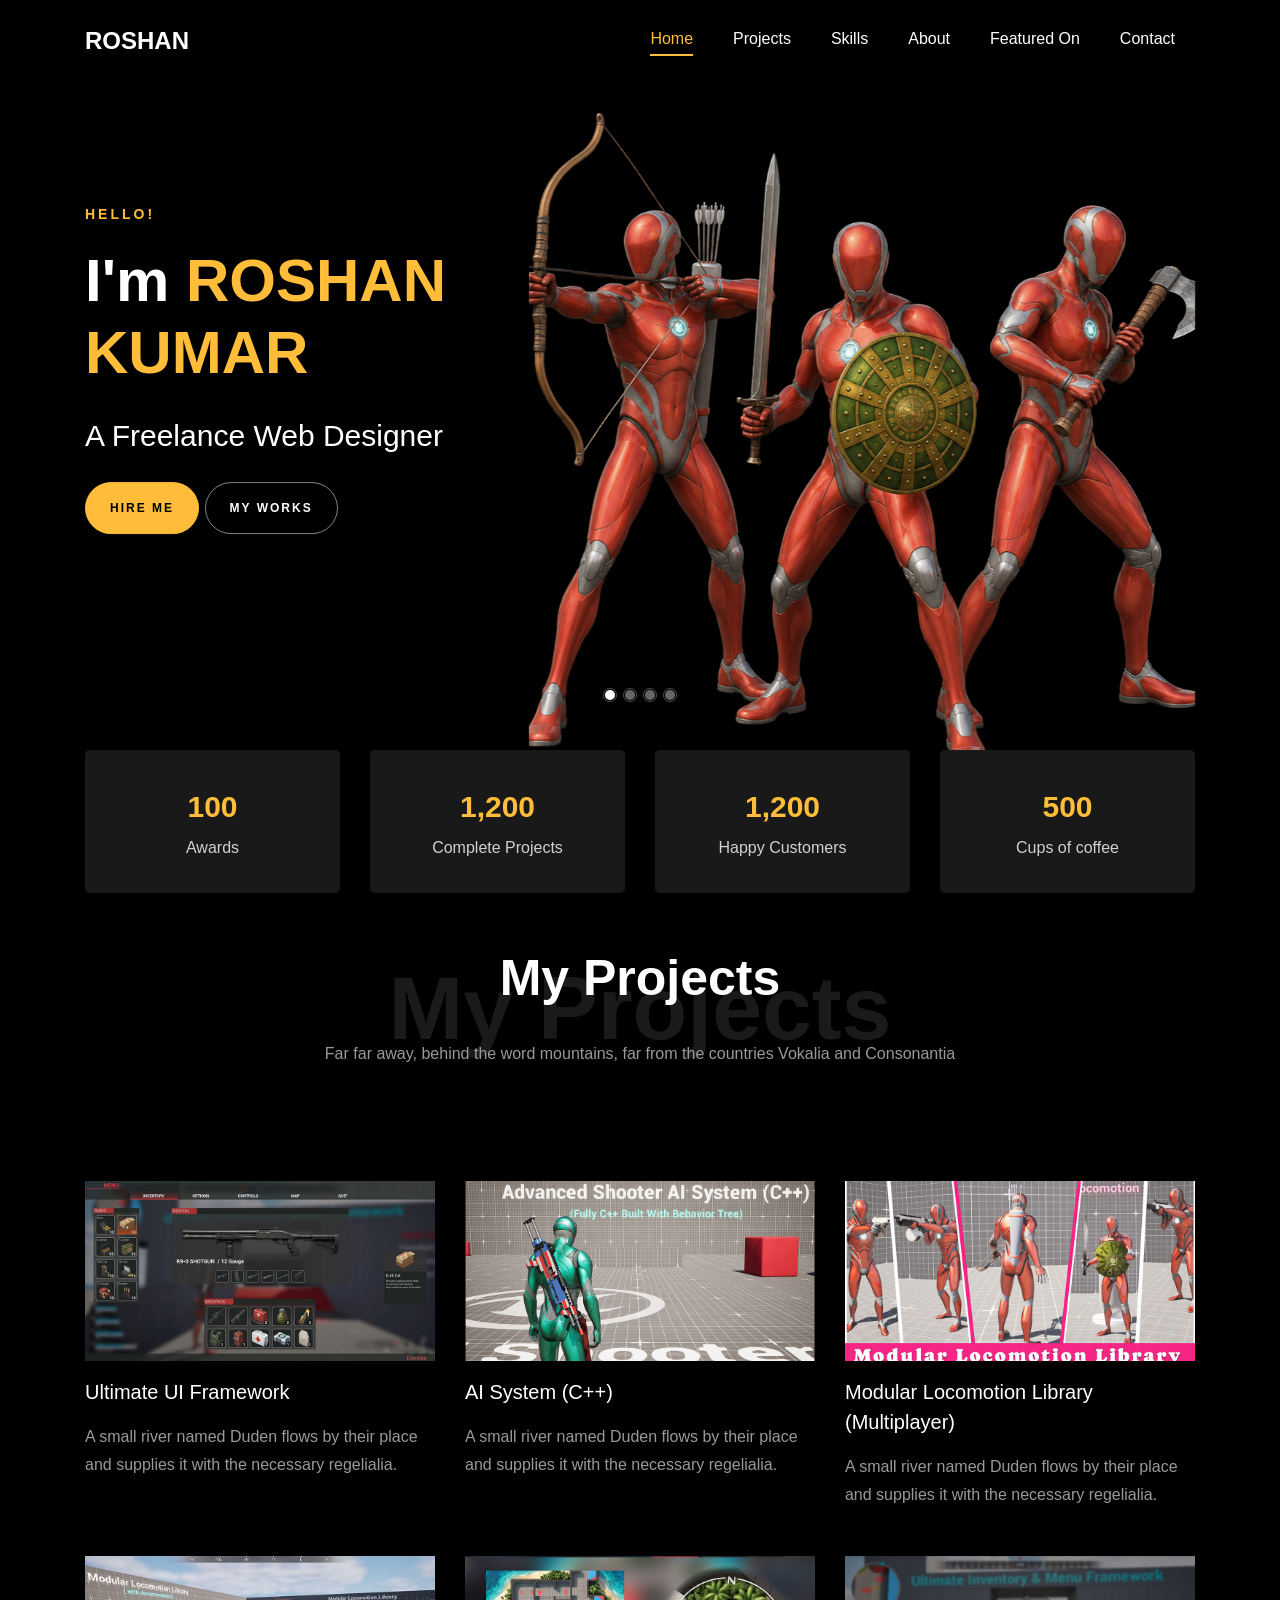
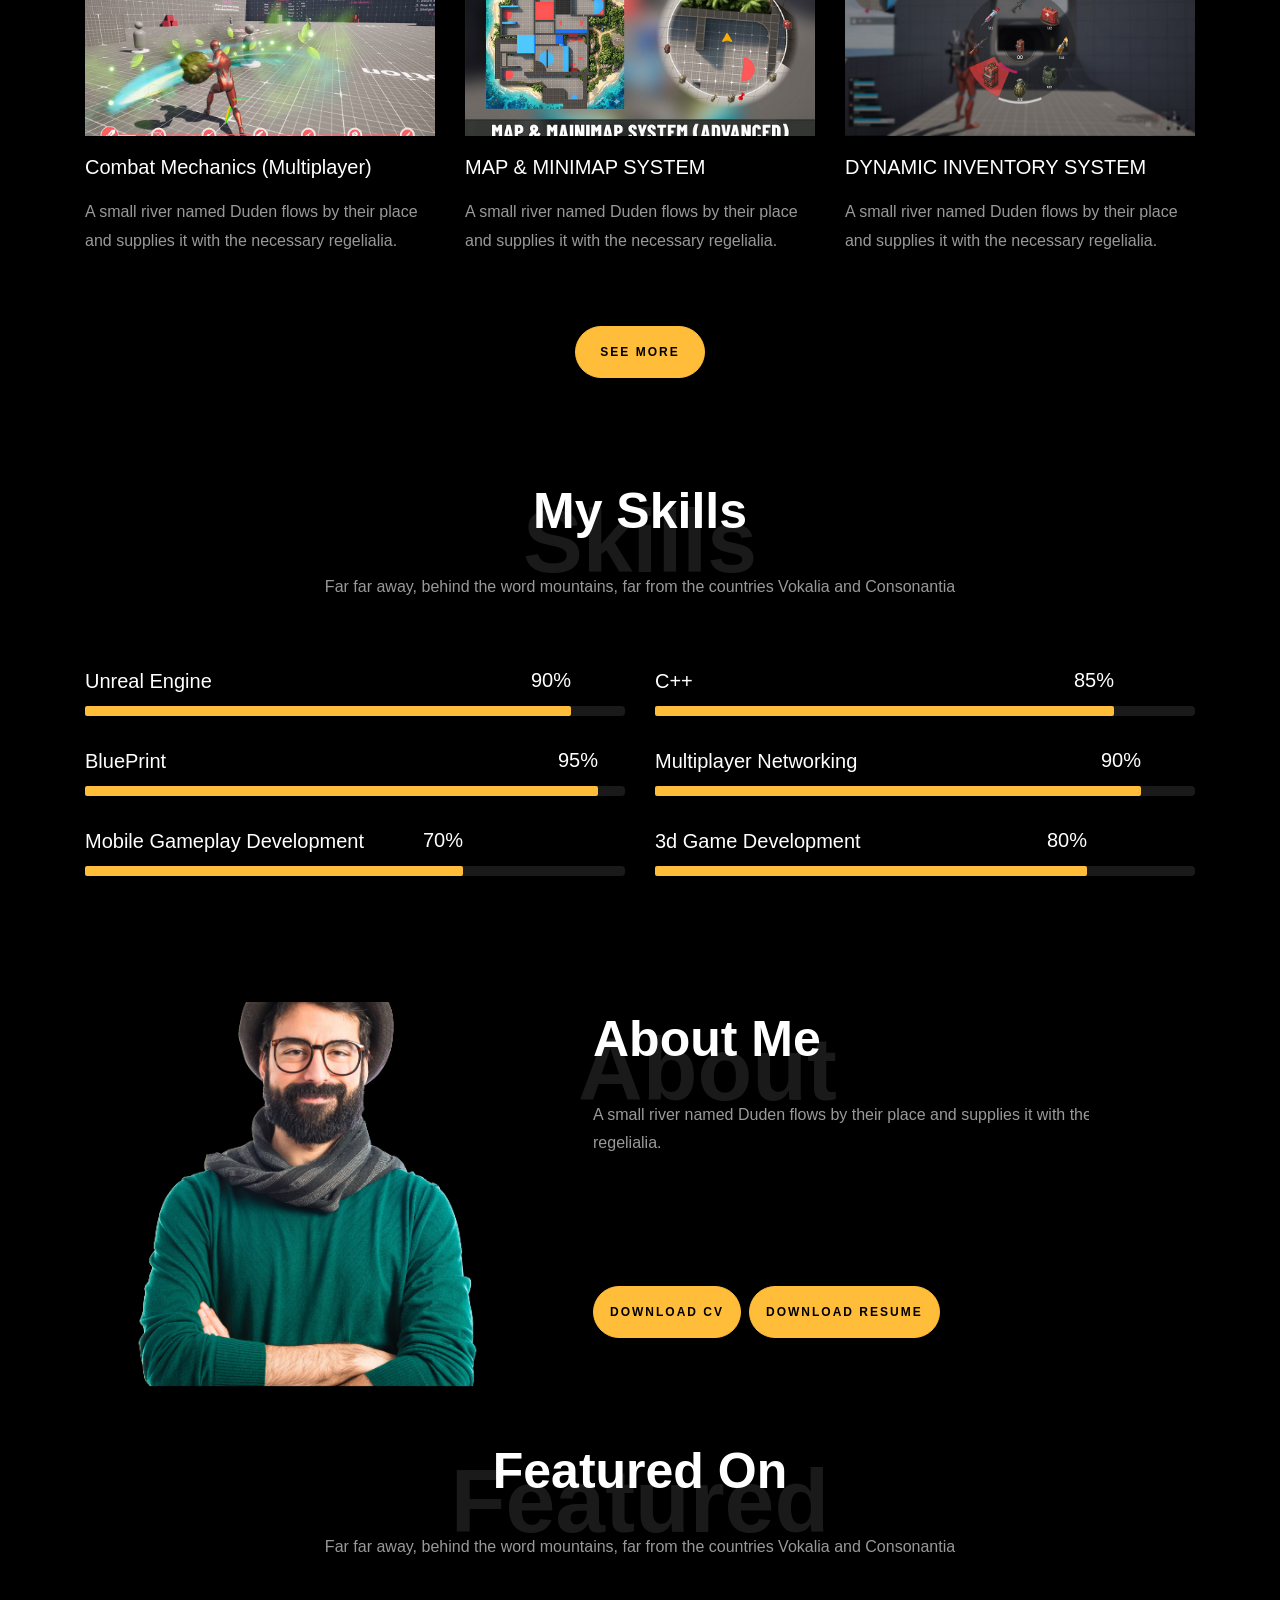
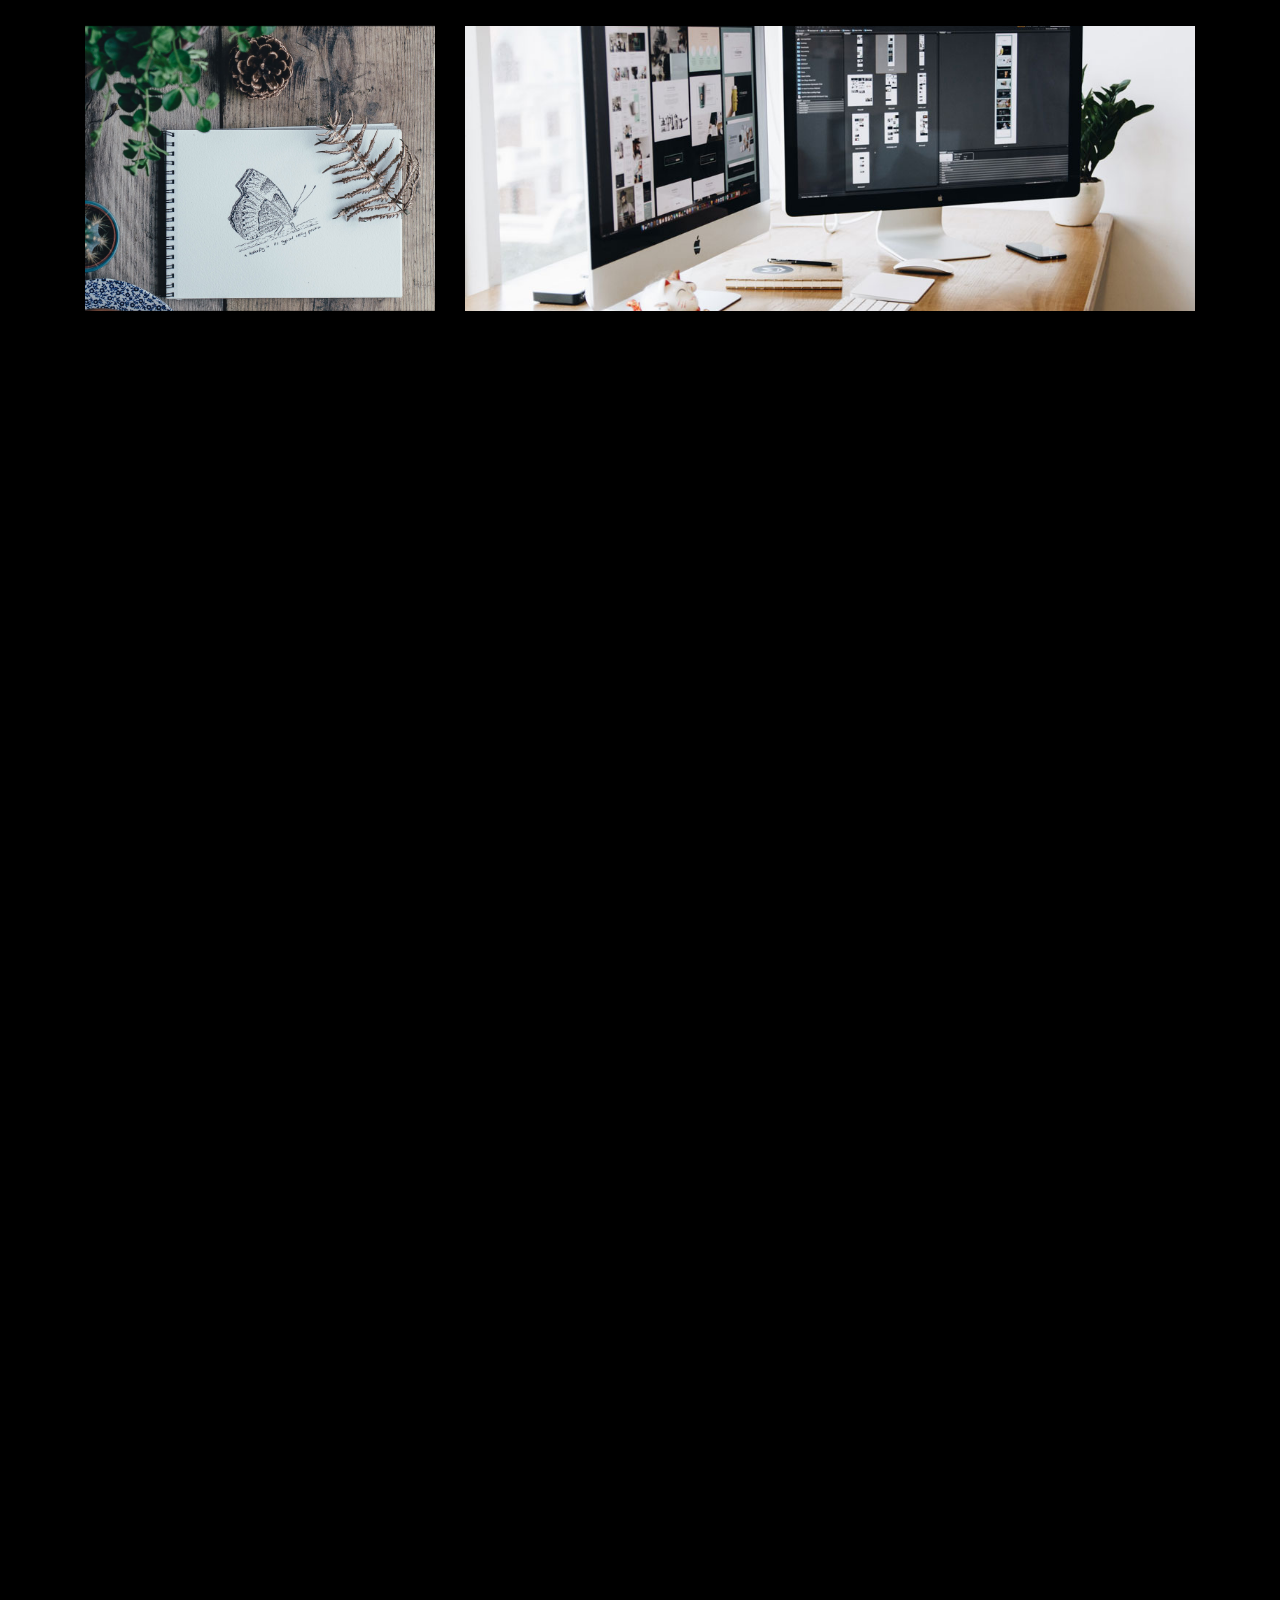
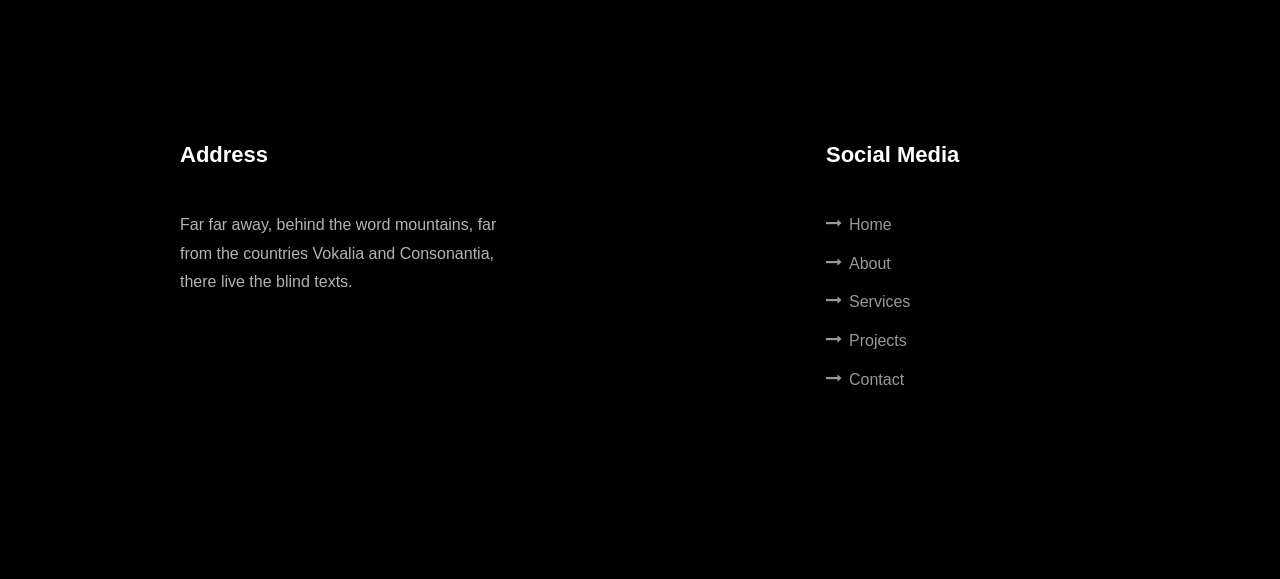
<file: index.html>
<!DOCTYPE html>
<html lang="en">
  <head>
    <title>ROSHAN - PERSONAL WEBSITE</title>
    <meta charset="utf-8">
    <meta name="viewport" content="width=device-width, initial-scale=1, shrink-to-fit=no">
    
    <link href="https://fonts.googleapis.com/css?family=Poppins:100,200,300,400,500,600,700,800,900" rel="stylesheet">

    <link rel="stylesheet" href="css/open-iconic-bootstrap.min.css">
    <link rel="stylesheet" href="css/animate.css">
    
    <link rel="stylesheet" href="css/owl.carousel.min.css">
    <link rel="stylesheet" href="css/owl.theme.default.min.css">
    <link rel="stylesheet" href="css/magnific-popup.css">

    <link rel="stylesheet" href="css/aos.css">

    <link rel="stylesheet" href="css/ionicons.min.css">
    
    <link rel="stylesheet" href="css/flaticon.css">
    <link rel="stylesheet" href="css/icomoon.css">
    <link rel="stylesheet" href="css/style.css?v=6">
  </head>
  <body data-spy="scroll" data-target=".site-navbar-target" data-offset="300">
	  
	  
    <nav class="navbar navbar-expand-lg navbar-dark ftco_navbar ftco-navbar-light site-navbar-target" id="ftco-navbar">
	    <div class="container">
	      <a class="navbar-brand" href="index.html">ROSHAN</a>
	      <button class="navbar-toggler js-fh5co-nav-toggle fh5co-nav-toggle" type="button" data-toggle="collapse" data-target="#ftco-nav" aria-controls="ftco-nav" aria-expanded="false" aria-label="Toggle navigation">
	        <span class="oi oi-menu"></span> Menu
	      </button>

	      <div class="collapse navbar-collapse" id="ftco-nav">
	        <ul class="navbar-nav nav ml-auto">
	          <li class="nav-item"><a href="#home-section" class="nav-link"><span>Home</span></a></li>
	         <li class="nav-item"><a href="#Projects-section" class="nav-link"><span>Projects</span></a></li>
	         <li class="nav-item"><a href="#skills-section" class="nav-link"><span>Skills</span></a></li>
	          <li class="nav-item"><a href="#about-section" class="nav-link"><span>About</span></a></li>
	          <li class="nav-item"><a href="#Featured_On-section" class="nav-link"><span>Featured On</span></a></li>
	          <li class="nav-item"><a href="#contact-section" class="nav-link"><span>Contact</span></a></li>
	        </ul>
	      </div>
	    </div>
	  </nav>
	  <section id="home-section" class="hero">
		  <div class="home-slider  owl-carousel">
	      <div class="slider-item ">
	      	<div class="overlay"></div>
	        <div class="container">
	          <div class="row d-md-flex no-gutters slider-text align-items-end justify-content-end" data-scrollax-parent="true">
	          	<div class="one-third js-fullheight order-md-last img" style="background-image:url(images/Slide/01.png);">
	          		<div class="overlay"></div>
	          	</div>
		          <div class="one-forth d-flex  align-items-center ftco-animate" data-scrollax=" properties: { translateY: '70%' }">
		          	<div class="text">
		          		<span class="subheading">Hello!</span>
			            <h1 class="mb-4 mt-3">I'm <span>ROSHAN KUMAR</span></h1>
			            <h2 class="mb-4">A Freelance Web Designer</h2>
			            <p><a href="#" class="btn btn-primary py-3 px-4">Hire me</a> <a href="#" class="btn btn-white btn-outline-white py-3 px-4">My works</a></p>
		            </div>
		          </div>
	        	</div>
	        </div>
	      </div>

	      <div class="slider-item">
	      	<div class="overlay"></div>
	        <div class="container">
	          <div class="row d-flex no-gutters slider-text align-items-end justify-content-end" data-scrollax-parent="true">
	          	<div class="one-third js-fullheight order-md-last img" style="background-image:url(images/Slide/02.png);">
	          		<div class="overlay"></div>
	          	</div>
		          <div class="one-forth d-flex align-items-center ftco-animate" data-scrollax=" properties: { translateY: '70%' }">
		          	<div class="text">
		          		<span class="subheading">Hello!</span>
			            <h1 class="mb-4 mt-3">I'm a <span>web designer</span> based in London</h1>
			            <p><a href="#" class="btn btn-primary py-3 px-4">Hire me</a> <a href="#" class="btn btn-white btn-outline-white py-3 px-4">My works</a></p>
		            </div>
		          </div>
	        	</div>
	        </div>
	      </div>
	    <div class="slider-item">
	      	<div class="overlay"></div>
	        <div class="container">
	          <div class="row d-flex no-gutters slider-text align-items-end justify-content-end" data-scrollax-parent="true">
	          	<div class="one-third js-fullheight order-md-last img" style="background-image:url(images/Slide/03.png);">
	          		<div class="overlay"></div>
	          	</div>
		          <div class="one-forth d-flex align-items-center ftco-animate" data-scrollax=" properties: { translateY: '70%' }">
		          	<div class="text">
		          		<span class="subheading">Hello!</span>
			            <h1 class="mb-4 mt-3">I'm a <span>web designer</span> based in London</h1>
			            <p><a href="#" class="btn btn-primary py-3 px-4">Hire me</a> <a href="#" class="btn btn-white btn-outline-white py-3 px-4">My works</a></p>
		            </div>
		          </div>
	        	</div>
	        </div>
	      </div>
	    <div class="slider-item">
	      	<div class="overlay"></div>
	        <div class="container">
	          <div class="row d-flex no-gutters slider-text align-items-end justify-content-end" data-scrollax-parent="true">
	          	<div class="one-third js-fullheight order-md-last img" style="background-image:url(images/Slide/04.png);">
	          		<div class="overlay"></div>
	          	</div>
		          <div class="one-forth d-flex align-items-center ftco-animate" data-scrollax=" properties: { translateY: '70%' }">
		          	<div class="text">
		          		<span class="subheading">Hello!</span>
			            <h1 class="mb-4 mt-3">I'm a <span>web designer</span> based in London</h1>
			            <p><a href="#" class="btn btn-primary py-3 px-4">Hire me</a> <a href="#" class="btn btn-white btn-outline-white py-3 px-4">My works</a></p>
		            </div>
		          </div>
	        	</div>
	        </div>
	      </div> 
	    </div>
    </section>
   
  <section class="ftco-section ftco-no-pt ftco-no-pb ftco-counter img" id="section-counter">
    	<div class="container">
				<div class="row d-md-flex align-items-center">
          <div class="col-md d-flex justify-content-center counter-wrap ftco-animate">
            <div class="block-18">
              <div class="text">
                <strong class="number" data-number="100">0</strong>
                <span>Awards</span>
              </div>
            </div>
          </div>
          <div class="col-md d-flex justify-content-center counter-wrap ftco-animate">
            <div class="block-18">
              <div class="text">
                <strong class="number" data-number="1200">0</strong>
                <span>Complete Projects</span>
              </div>
            </div>
          </div>
          <div class="col-md d-flex justify-content-center counter-wrap ftco-animate">
            <div class="block-18">
              <div class="text">
                <strong class="number" data-number="1200">0</strong>
                <span>Happy Customers</span>
              </div>
            </div>
          </div>
          <div class="col-md d-flex justify-content-center counter-wrap ftco-animate">
            <div class="block-18">
              <div class="text">
                <strong class="number" data-number="500">0</strong>
                <span>Cups of coffee</span>
              </div>
            </div>
          </div>
        </div>
      </div>
    </section>

    <section class="ftco-section" id="Projects-section">
      <div class="container">
        <div class="row justify-content-center mb-5 pb-5">
          <div class="col-md-7 heading-section text-center ftco-animate">
            <h1 class="big big-2">My Projects</h1>
            <h2 class="mb-4">My Projects</h2>
            <p>Far far away, behind the word mountains, far from the countries Vokalia and Consonantia</p>
          </div>
        </div>
        <div class="row d-flex">
          <div class="col-md-4 d-flex ftco-animate">
          	<div class="blog-entry justify-content-end">
              <a href="Ultimate UI Framework.html" class="block-20" style="background-image: url('images/Ultimate UI Framework/00.jpg');">
              </a>
              <div class="text mt-0 float-right d-block">
              	<div class="d-flex align-items-center mb-3 meta">
                </div>
                <h3 class="heading"><a href="Ultimate UI Framework.html">Ultimate UI Framework</a></h3>
                <p>A small river named Duden flows by their place and supplies it with the necessary regelialia.</p>
              </div>
            </div>
          </div>
          <div class="col-md-4 d-flex ftco-animate">
          	<div class="blog-entry justify-content-end">
              <a href="AI System (C++).html" class="block-20" style="background-image: url('images/AI System (C++)/00.jpg');">
              </a>
              <div class="text mt-0 float-right d-block">
              	<div class="d-flex align-items-center mb-3 meta">
                </div>
                <h3 class="heading"><a href="AI System (C++).html">AI System (C++)</a></h3>
                <p>A small river named Duden flows by their place and supplies it with the necessary regelialia.</p>
              </div>
            </div>
          </div>
          <div class="col-md-4 d-flex ftco-animate">
          	<div class="blog-entry">
              <a href="Modular Locomotion Library (Multiplayer).html" class="block-20" style="background-image: url('images/Modular Locomotion Library (Multiplayer)/00.jpg');">
              </a>
              <div class="text mt-0 float-right d-block">
              	<div class="d-flex align-items-center mb-3 meta">
                </div>
                <h3 class="heading"><a href="Modular Locomotion Library (Multiplayer).html">Modular Locomotion Library (Multiplayer)</a></h3>
                <p>A small river named Duden flows by their place and supplies it with the necessary regelialia.</p>
              </div>
            </div>
          </div>
          <div class="col-md-4 d-flex ftco-animate">
          	<div class="blog-entry">
              <a href="Combat Mechanics (Multiplayer).html" class="block-20" style="background-image: url('images/Combat Mechanics (Multiplayer)/00.jpg');">
              </a>
              <div class="text mt-0 float-right d-block">
              	<div class="d-flex align-items-center mb-3 meta">
                </div>
                <h3 class="heading"><a href="Combat Mechanics (Multiplayer).html">Combat Mechanics (Multiplayer)</a></h3>
                <p>A small river named Duden flows by their place and supplies it with the necessary regelialia.</p>
              </div>
            </div>
          </div>
          <div class="col-md-4 d-flex ftco-animate">
          	<div class="blog-entry">
              <a href="Map & Minimap System.html" class="block-20" style="background-image: url('images/Map & Minimap System/00.jpg');">
              </a>
              <div class="text mt-0 float-right d-block">
              	<div class="d-flex align-items-center mb-3 meta">
                </div>
                <h3 class="heading"><a href="Map & Minimap System.html">MAP & MINIMAP SYSTEM</a></h3>
                <p>A small river named Duden flows by their place and supplies it with the necessary regelialia.</p>
              </div>
            </div>
          </div>
          <div class="col-md-4 d-flex ftco-animate">
          	<div class="blog-entry">
              <a href="Dynamic Inventory System.html" class="block-20" style="background-image: url('images/Dynamic Inventory System/00.jpg');">
              </a>
              <div class="text mt-0 float-right d-block">
              	<div class="d-flex align-items-center mb-3 meta">
                </div>
                <h3 class="heading"><a href="Dynamic Inventory System.html">DYNAMIC INVENTORY SYSTEM</a></h3>
                <p>A small river named Duden flows by their place and supplies it with the necessary regelialia.</p>
              </div>
            </div>
          </div>
		             <div class="col-md-4 ftco-animate more-project" hidden>
            <div class="blog-entry">
              <a href="Battle Royale For PC & Console (C++).html" class="block-20" style="background-image: url('images/Battle Royale For PC & Console (C++)/00.jpg');"></a>
              <div class="text mt-0 float-right d-block">
                <div class="d-flex align-items-center mb-3 meta">
                </div>
                <h3 class="heading"><a href="Battle Royale For PC & Console (C++).html">BATTLE ROYALE FOR PC & CONSOLE (C++)</a></h3>
                <p>A small river named Duden flows by their place and supplies it with the necessary regelialia.</p>
              </div>
            </div>
          </div>

          <div class="col-md-4 ftco-animate more-project" hidden>
            <div class="blog-entry">
              <a href="Parachute Gliding System (C++).html" class="block-20" style="background-image: url('images/Parachute Gliding System (C++)/00.jpg');"></a>
              <div class="text mt-0 float-right d-block">
                <div class="d-flex align-items-center mb-3 meta">
                </div>
                <h3 class="heading"><a href="Parachute Gliding System (C++).html">PARACHUTE GLIDING SYSTEM (C++)</a></h3>
                <p>A small river named Duden flows by their place and supplies it with the necessary regelialia.</p>
              </div>
            </div>
          </div>

          <div class="col-md-4 ftco-animate more-project" hidden>
            <div class="blog-entry">
              <a href="Interaction & Inventory System.html" class="block-20" style="background-image: url('images/Interaction & Inventory System/00.jpg');"></a>
              <div class="text mt-0 float-right d-block">
                <div class="d-flex align-items-center mb-3 meta">
                </div>
                <h3 class="heading"><a href="Interaction & Inventory System.html.html">INTERACTION & INVENTORY SYSTEM</a></h3>
                <p>A small river named Duden flows by their place and supplies it with the necessary regelialia.</p>
              </div>
            </div>
          </div>
          <div class="col-md-4 ftco-animate more-project" hidden>
            <div class="blog-entry">
              <a href="Dynamic Compass System.html" class="block-20" style="background-image: url('images/Dynamic Compass System/00.jpg');"></a>
              <div class="text mt-0 float-right d-block">
                <div class="d-flex align-items-center mb-3 meta">
                </div>
                <h3 class="heading"><a href="Dynamic Compass System.html">DYNAMIC COMPASS SYSTEM</a></h3>
                <p>A small river named Duden flows by their place and supplies it with the necessary regelialia.</p>
              </div>
            </div>
          </div>
          <div class="col-md-4 ftco-animate more-project" hidden>
            <div class="blog-entry">
              <a href="Mobile Games in UE5.html" class="block-20" style="background-image: url('images/Mobile Games in UE5/00.jpg');"></a>
              <div class="text mt-0 float-right d-block">
                <div class="d-flex align-items-center mb-3 meta">
                </div>
                <h3 class="heading"><a href="Mobile Games in UE5.html">MOBILE GAMES IN UNREAL ENGINE 5</a></h3>
                <p>A small river named Duden flows by their place and supplies it with the necessary regelialia.</p>
              </div>
            </div>
          </div>

          <div class="col-md-4 ftco-animate more-project" hidden>
            <div class="blog-entry">
              <a href="Battle Royale Mobile.html" class="block-20" style="background-image: url('images/Battle Royale Mobile/00.jpg');"></a>
              <div class="text mt-0 float-right d-block">
                <div class="d-flex align-items-center mb-3 meta">
                </div>
                <h3 class="heading"><a href="Battle Royale Mobile.html">BATTLE ROYALE FOR MOBILE</a></h3>
                <p>A small river named Duden flows by their place and supplies it with the necessary regelialia.</p>
              </div>
            </div>
          </div>
        </div>
        <div class="row justify-content-center mt-4">
          <div class="col-md-4 text-center">
            <button id="show-more-projects-btn" class="btn btn-primary py-3 px-4" onclick="document.querySelectorAll('.more-project').forEach(function(el){ el.style.display='block'; el.hidden=false; }); this.style.display='none';">
              See More
            </button>
          </div>
        </div>
    </section>
    
  <section class="ftco-section" id="skills-section">
			<div class="container">
				<div class="row justify-content-center pb-5">
          <div class="col-md-12 heading-section text-center ftco-animate">
          	<h1 class="big big-2">Skills</h1>
            <h2 class="mb-4">My Skills</h2>
            <p>Far far away, behind the word mountains, far from the countries Vokalia and Consonantia</p>
          </div>
        </div>
				<div class="row">
					<div class="col-md-6 animate-box">
						<div class="progress-wrap ftco-animate">
							<h3>Unreal Engine</h3>
							<div class="progress">
							 	<div class="progress-bar color-1" role="progressbar" aria-valuenow="90"
							  	aria-valuemin="0" aria-valuemax="100" style="width:90%">
							    <span>90%</span>
							  	</div>
							</div>
						</div>
					</div>
					<div class="col-md-6 animate-box">
						<div class="progress-wrap ftco-animate">
							<h3>C++</h3>
							<div class="progress">
							 	<div class="progress-bar color-2" role="progressbar" aria-valuenow="85"
							  	aria-valuemin="0" aria-valuemax="100" style="width:85%">
							    <span>85%</span>
							  	</div>
							</div>
						</div>
					</div>
					<div class="col-md-6 animate-box">
						<div class="progress-wrap ftco-animate">
							<h3>BluePrint</h3>
							<div class="progress">
							 	<div class="progress-bar color-3" role="progressbar" aria-valuenow="95"
							  	aria-valuemin="0" aria-valuemax="100" style="width:95%">
							    <span>95%</span>
							  	</div>
							</div>
						</div>
					</div>
					<div class="col-md-6 animate-box">
						<div class="progress-wrap ftco-animate">
							<h3>Multiplayer Networking</h3>
							<div class="progress">
							 	<div class="progress-bar color-4" role="progressbar" aria-valuenow="90"
							  	aria-valuemin="0" aria-valuemax="100" style="width:90%">
							    <span>90%</span>
							  	</div>
							</div>
						</div>
					</div>
					<div class="col-md-6 animate-box">
						<div class="progress-wrap ftco-animate">
							<h3>Mobile Gameplay Development</h3>
							<div class="progress">
							 	<div class="progress-bar color-5" role="progressbar" aria-valuenow="70"
							  	aria-valuemin="0" aria-valuemax="100" style="width:70%">
							    <span>70%</span>
							  	</div>
							</div>
						</div>
					</div>
					<div class="col-md-6 animate-box">
						<div class="progress-wrap ftco-animate">
							<h3>3d Game Development</h3>
							<div class="progress">
							 	<div class="progress-bar color-6" role="progressbar" aria-valuenow="80"
							  	aria-valuemin="0" aria-valuemax="100" style="width:80%">
							    <span>80%</span>
							  	</div>
							</div>
						</div>
					</div>
				</div>
			</div>
		</section>

    <section class="ftco-about img ftco-section ftco-no-pb" id="about-section">
    	<div class="container">
    		<div class="row d-flex">
    			<div class="col-md-6 col-lg-5 d-flex">
    				<div class="img-about img d-flex align-items-stretch">
    					<div class="overlay"></div>
	    				<div class="img d-flex align-self-stretch align-items-center" style="background-image:url(images/bg_1.png);">
	    				</div>
    				</div>
    			</div>
    			<div class="col-md-6 col-lg-7 pl-lg-5 pb-5">
    				<div class="row justify-content-start pb-3">
		          <div class="col-md-12 heading-section ftco-animate">
		          	<h1 class="big">About</h1>
		            <h2 class="mb-4">About Me</h2>
		            <p>A small river named Duden flows by their place and supplies it with the necessary regelialia.</p>
		            
		          <ul class="contact-details list-unstyled float-md-left float-lft mt-5">
                <li class="ftco-animate"><a href="mailto:xyz@gmail.com"><span class="icon-envelope"></span><span>xyz@gmail.com</span></a></li>
                <li class="ftco-animate"><span class="icon-map-marker"></span><span>New Delhi</span></li>
                <li class="ftco-animate"><a href="#"><span class="icon-linkedin"></span><span>Your LinkedIn Name</span></a></li>
              </ul>
		          </div>
		        </div>
	          <div class="counter-wrap ftco-animate d-flex mt-md-3">
              <div class="text d-flex align-items-center">
                <a href="#" class="btn btn-primary py-3 px-3 mr-2">Download CV</a>
                <a href="#" class="btn btn-primary py-3 px-3">Download Resume</a>
              </div>
	          </div>
	        </div>
        </div>
    	</div>
    </section>

    <section class="ftco-section ftco-project" id="Featured_On-section">
    	<div class="container">
    		<div class="row justify-content-center pb-5">
          <div class="col-md-12 heading-section text-center ftco-animate">
          	<h1 class="big big-2">Featured</h1>
            <h2 class="mb-4">Featured On</h2>
            <p>Far far away, behind the word mountains, far from the countries Vokalia and Consonantia</p>
          </div>
        </div>
    		<div class="row">
    			<div class="col-md-4">
    				<div class="project img ftco-animate d-flex justify-content-center align-items-center" style="background-image: url(images/project-4.jpg);">
    					<div class="overlay"></div>
	    				<div class="text text-center p-4">
	    					<h3><a href="#">Branding &amp; Illustration Design</a></h3>
	    					<span>Web Design</span>
	    				</div>
    				</div>
  				</div>
  				<div class="col-md-8">
    				<div class="project img ftco-animate d-flex justify-content-center align-items-center" style="background-image: url(images/project-5.jpg);">
    					<div class="overlay"></div>
	    				<div class="text text-center p-4">
	    					<h3><a href="#">Branding &amp; Illustration Design</a></h3>
	    					<span>Web Design</span>
	    				</div>
    				</div>
  				</div>

    			<div class="col-md-8">
    				<div class="project img ftco-animate d-flex justify-content-center align-items-center" style="background-image: url(images/project-1.jpg);">
    					<div class="overlay"></div>
	    				<div class="text text-center p-4">
	    					<h3><a href="#">Branding &amp; Illustration Design</a></h3>
	    					<span>Web Design</span>
	    				</div>
    				</div>

    				<div class="project img ftco-animate d-flex justify-content-center align-items-center" style="background-image: url(images/project-6.jpg);">
    					<div class="overlay"></div>
	    				<div class="text text-center p-4">
	    					<h3><a href="#">Branding &amp; Illustration Design</a></h3>
	    					<span>Web Design</span>
	    				</div>
    				</div>
    			</div>
    			<div class="col-md-4">
    				<div class="row">
    					<div class="col-md-12">
		    				<div class="project img ftco-animate d-flex justify-content-center align-items-center" style="background-image: url(images/project-2.jpg);">
		    					<div class="overlay"></div>
			    				<div class="text text-center p-4">
			    					<h3><a href="#">Branding &amp; Illustration Design</a></h3>
			    					<span>Web Design</span>
			    				</div>
		    				</div>
	    				</div>
	    				<div class="col-md-12">
		    				<div class="project img ftco-animate d-flex justify-content-center align-items-center" style="background-image: url(images/project-3.jpg);">
		    					<div class="overlay"></div>
			    				<div class="text text-center p-4">
			    					<h3><a href="#">Branding &amp; Illustration Design</a></h3>
			    					<span>Web Design</span>
			    				</div>
		    				</div>
	    				</div>
    				</div>
    			</div>
    		</div>
    	</div>
    </section>

    <section class="ftco-section contact-section ftco-no-pb" id="contact-section">
      <div class="container">
      	<div class="row justify-content-center mb-5 pb-3">
          <div class="col-md-7 heading-section text-center ftco-animate">
            <h1 class="big big-2">Contact</h1>
            <h2 class="mb-4">Contact Me</h2>
            <p>Far far away, behind the word mountains, far from the countries Vokalia and Consonantia</p>
          </div>
        </div>

        <div class="row d-flex contact-info mb-5">
          <div class="col-md-6 col-lg-3 d-flex ftco-animate">
          	<div class="align-self-stretch box p-4 text-center">
          		<div class="icon d-flex align-items-center justify-content-center">
          			<span class="icon-map-signs"></span>
          		</div>
          		<h3 class="mb-4">Address</h3>
	            <p>198 West 21th Street, Suite 721 New York NY 10016</p>
	          </div>
          </div>
          <div class="col-md-6 col-lg-3 d-flex ftco-animate">
          	<div class="align-self-stretch box p-4 text-center">
          		<div class="icon d-flex align-items-center justify-content-center">
          			<span class="icon-phone2"></span>
          		</div>
          		<h3 class="mb-4">Contact Number</h3>
	            <p><a href="tel://1234567920">+ 1235 2355 98</a></p>
	          </div>
          </div>
          <div class="col-md-6 col-lg-3 d-flex ftco-animate">
          	<div class="align-self-stretch box p-4 text-center">
          		<div class="icon d-flex align-items-center justify-content-center">
          			<span class="icon-paper-plane"></span>
          		</div>
          		<h3 class="mb-4">Email Address</h3>
	            <p><a href="mailto:info@yoursite.com">info@yoursite.com</a></p>
	          </div>
          </div>
          <div class="col-md-6 col-lg-3 d-flex ftco-animate">
          	<div class="align-self-stretch box p-4 text-center">
          		<div class="icon d-flex align-items-center justify-content-center">
          			<span class="icon-globe"></span>
          		</div>
          		<h3 class="mb-4">Website</h3>
	            <p><a href="#">yoursite.com</a></p>
	          </div>
          </div>
        </div>

        <div class="row no-gutters block-9 justify-content-center">
          <div class="col-md-6 d-flex">
	          	<div class="img" style="background-image: url(images/about.jpg);"></div>
          </div>
        </div>
      </div>
    </section>
		
    <footer class="ftco-footer ftco-section">
      <div class="container">
        <div class="row mb-5 justify-content-around">
          <div class="col-md-4">
            <div class="ftco-footer-widget mb-4">
              <h2 class="ftco-heading-2">Address</h2>
              <p>Far far away, behind the word mountains, far from the countries Vokalia and Consonantia, there live the blind texts.</p>
            </div>
          </div>
          <div class="col-md-4 footer-social-column">
            <div class="ftco-footer-widget mb-4">
              <h2 class="ftco-heading-2">Social Media</h2>
              <ul class="list-unstyled">
                <li><a href="#"><span class="icon-long-arrow-right mr-2"></span>Home</a></li>
                <li><a href="#"><span class="icon-long-arrow-right mr-2"></span>About</a></li>
                <li><a href="#"><span class="icon-long-arrow-right mr-2"></span>Services</a></li>
                <li><a href="#"><span class="icon-long-arrow-right mr-2"></span>Projects</a></li>
                <li><a href="#"><span class="icon-long-arrow-right mr-2"></span>Contact</a></li>
              </ul>
            </div>
          </div>
          </div>
        </div>
    </footer>
    
  

  <!-- loader -->
  <div id="ftco-loader" class="show fullscreen"><svg class="circular" width="48px" height="48px"><circle class="path-bg" cx="24" cy="24" r="22" fill="none" stroke-width="4" stroke="#eeeeee"/><circle class="path" cx="24" cy="24" r="22" fill="none" stroke-width="4" stroke-miterlimit="10" stroke="#F96D00"/></svg></div>


  <script src="js/jquery.min.js"></script>
  <script src="js/jquery-migrate-3.0.1.min.js"></script>
  <script src="js/popper.min.js"></script>
  <script src="js/bootstrap.min.js"></script>
  <script src="js/jquery.easing.1.3.js"></script>
  <script src="js/jquery.waypoints.min.js"></script>
  <script src="js/jquery.stellar.min.js"></script>
  <script src="js/owl.carousel.min.js"></script>
  <script src="js/jquery.magnific-popup.min.js"></script>
  <script src="js/aos.js"></script>
  <script src="js/jquery.animateNumber.min.js"></script>
  <script src="js/scrollax.min.js"></script>
  
  <script src="js/main.js?v=2"></script>
    
  </body>
</html>
</file>
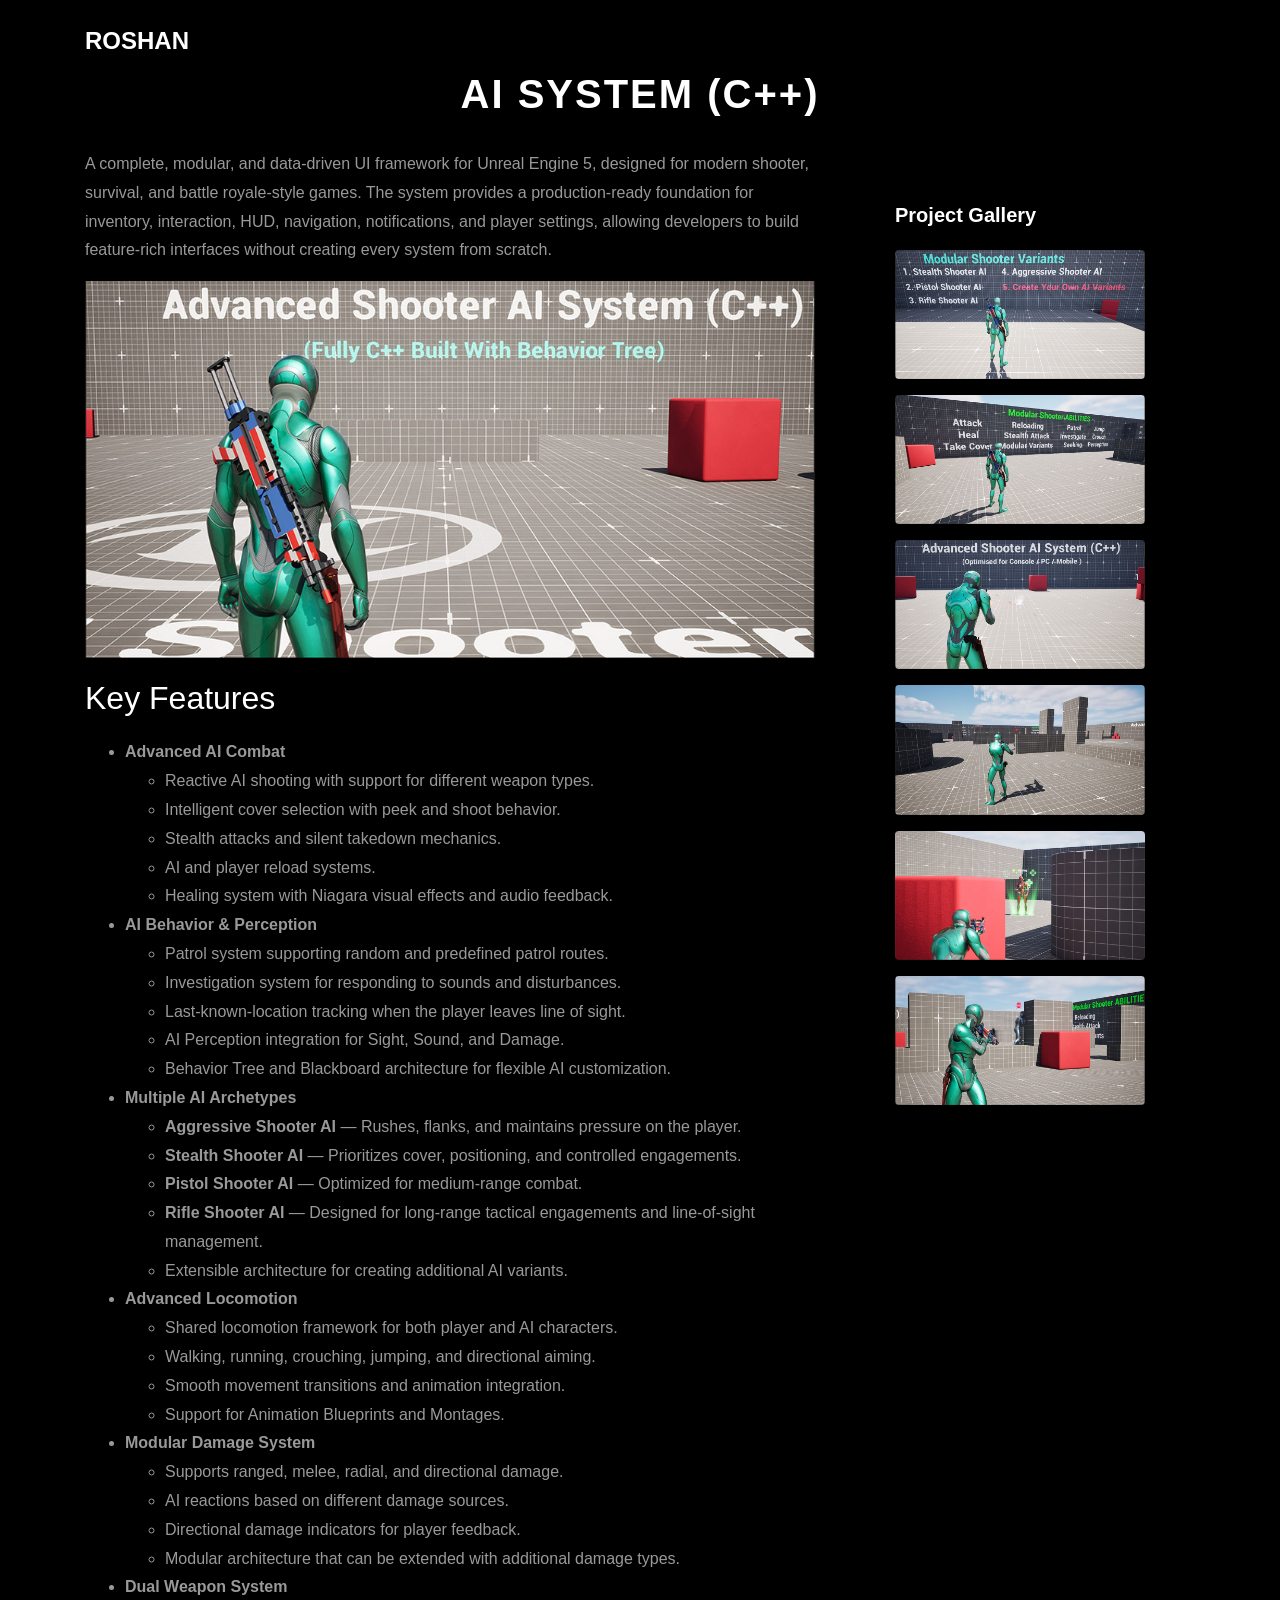
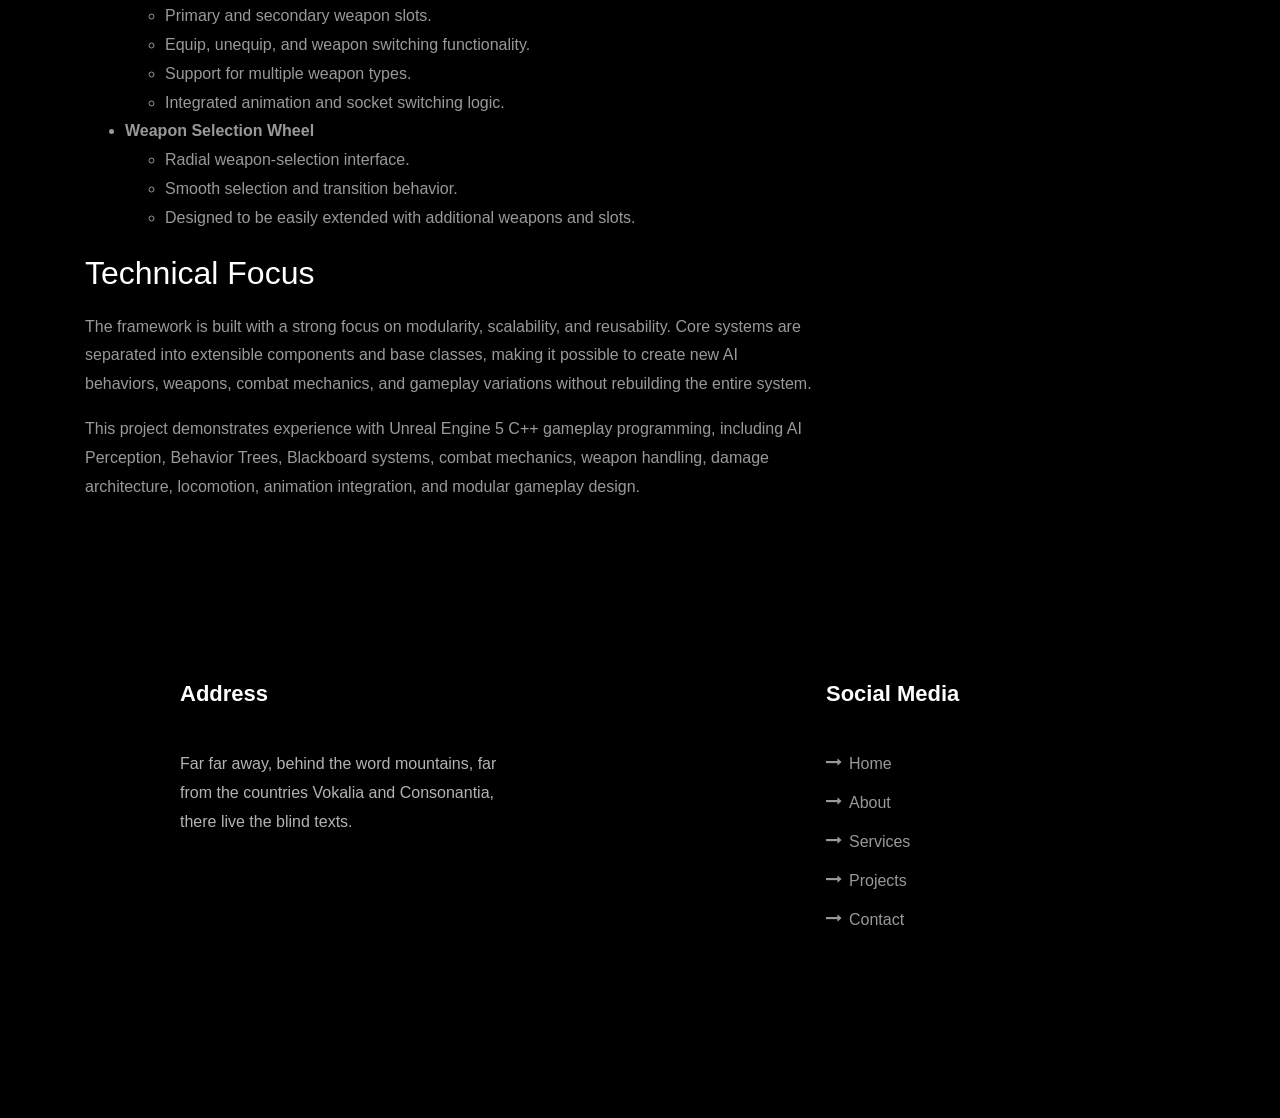
<file: AI System (C++).html>
<!DOCTYPE html>
<html lang="en">
  <head>
    <title>Clark - Free Bootstrap 4 Template by Colorlib</title>
    <meta charset="utf-8">
    <meta name="viewport" content="width=device-width, initial-scale=1, shrink-to-fit=no">
    
    <link href="https://fonts.googleapis.com/css?family=Poppins:100,200,300,400,500,600,700,800,900" rel="stylesheet">

    <link rel="stylesheet" href="css/open-iconic-bootstrap.min.css">
    <link rel="stylesheet" href="css/animate.css">
    
    <link rel="stylesheet" href="css/owl.carousel.min.css">
    <link rel="stylesheet" href="css/owl.theme.default.min.css">
    <link rel="stylesheet" href="css/magnific-popup.css">

    <link rel="stylesheet" href="css/aos.css">

    <link rel="stylesheet" href="css/ionicons.min.css">
    
    <link rel="stylesheet" href="css/flaticon.css">
    <link rel="stylesheet" href="css/icomoon.css">
    <link rel="stylesheet" href="css/style.css">
  </head>
  <body data-spy="scroll" data-target=".site-navbar-target" data-offset="300">
	  
	  
    <nav class="navbar navbar-expand-lg navbar-dark ftco_navbar ftco-navbar-light site-navbar-target" id="ftco-navbar">
	    <div class="container">
	      <a class="navbar-brand" href="index.html">ROSHAN</a>
	      <button class="navbar-toggler js-fh5co-nav-toggle fh5co-nav-toggle" type="button" data-toggle="collapse" data-target="#ftco-nav" aria-controls="ftco-nav" aria-expanded="false" aria-label="Toggle navigation">
	        <span class="oi oi-menu"></span> Menu
	      </button>
	    </div>
	  </nav>
	  <section class="ftco-section pt-4 pb-2" style="margin-top: 40px;">
    <div class="container">
    <div class="row">
      <div class="col-md-12 text-center">
        <h1 class="mb-0" style="font-size: 2.5rem; font-weight: 800; letter-spacing: 2px; text-transform: uppercase;">AI System (C++)</h1>
      </div>
    </div>
    </div>
    </section>

    <section class="ftco-section pt-2" style="margin-top: 10px;">
      <div class="container">
        <div class="row">
          <div class="col-lg-8 ftco-animate">
            <p>A complete, modular, and data-driven UI framework for Unreal Engine 5, designed for modern
               shooter, survival, and battle royale-style games. The system provides a production-ready foundation for
               inventory, interaction, HUD, navigation, notifications, and player settings, allowing developers to build
               feature-rich interfaces without creating every system from scratch.</p>
            <p>
              <img src="images/AI System (C++)/00.jpg" alt="" class="img-fluid">
            </p>
            <h2 class="mb-3">Key Features</h2>
<ul>
<li><b>Advanced AI Combat</b></li>
<ul>
  <li>Reactive AI shooting with support for different weapon types.</li>
  <li>Intelligent cover selection with peek and shoot behavior.</li>
  <li>Stealth attacks and silent takedown mechanics.</li>
  <li>AI and player reload systems.</li>
  <li>Healing system with Niagara visual effects and audio feedback.</li>
</ul>

<li><b>AI Behavior &amp; Perception</b></li>
<ul>
  <li>Patrol system supporting random and predefined patrol routes.</li>
  <li>Investigation system for responding to sounds and disturbances.</li>
  <li>Last-known-location tracking when the player leaves line of sight.</li>
  <li>AI Perception integration for Sight, Sound, and Damage.</li>
  <li>Behavior Tree and Blackboard architecture for flexible AI customization.</li>
</ul>

<li><b>Multiple AI Archetypes</b></li>
<ul>
  <li><b>Aggressive Shooter AI</b> — Rushes, flanks, and maintains pressure on the player.</li>
  <li><b>Stealth Shooter AI</b> — Prioritizes cover, positioning, and controlled engagements.</li>
  <li><b>Pistol Shooter AI</b> — Optimized for medium-range combat.</li>
  <li><b>Rifle Shooter AI</b> — Designed for long-range tactical engagements and line-of-sight management.</li>
  <li>Extensible architecture for creating additional AI variants.</li>
</ul>

<li><b>Advanced Locomotion</b></li>
<ul>
  <li>Shared locomotion framework for both player and AI characters.</li>
  <li>Walking, running, crouching, jumping, and directional aiming.</li>
  <li>Smooth movement transitions and animation integration.</li>
  <li>Support for Animation Blueprints and Montages.</li>
</ul>

<li><b>Modular Damage System</b></li>
<ul>
  <li>Supports ranged, melee, radial, and directional damage.</li>
  <li>AI reactions based on different damage sources.</li>
  <li>Directional damage indicators for player feedback.</li>
  <li>Modular architecture that can be extended with additional damage types.</li>
</ul>
            <li><b>Dual Weapon System</b></li>
<ul>
  <li>Primary and secondary weapon slots.</li>
  <li>Equip, unequip, and weapon switching functionality.</li>
  <li>Support for multiple weapon types.</li>
  <li>Integrated animation and socket switching logic.</li>
</ul>

<li><b>Weapon Selection Wheel</b></li>
<ul>
  <li>Radial weapon-selection interface.</li>
  <li>Smooth selection and transition behavior.</li>
  <li>Designed to be easily extended with additional weapons and slots.</li>
</ul>
</ul>
            <h2 class="mb-3">Technical Focus</h2>
            <p>The framework is built with a strong focus on modularity, scalability, and reusability. Core systems
are separated into extensible components and base classes, making it possible to create new AI
behaviors, weapons, combat mechanics, and gameplay variations without rebuilding the entire system.</p>
            <p>This project demonstrates experience with Unreal Engine 5 C++ gameplay programming, including AI
Perception, Behavior Trees, Blackboard systems, combat mechanics, weapon handling, damage
architecture, locomotion, animation integration, and modular gameplay design.</p>

          </div> <!-- .col-md-8 -->
          <div class="col-lg-4 sidebar ftco-animate">
            <div class="sidebar-box">
             <div class="sidebar-box ftco-animate">
               <h3 class="heading-sidebar">Project Gallery</h3>
               <div class="project-gallery">
                <a href="images/AI System (C++)/01.jpg" class="d-block mb-3">
                <img src="images/AI System (C++)/01.jpg" alt="Project image 2" class="img-fluid rounded">
                </a>
                <a href="images/AI System (C++)/02.jpg" class="d-block mb-3">
                <img src="images/AI System (C++)/02.jpg" alt="Project image 2" class="img-fluid rounded">
                </a>
                <a href="images/AI System (C++)/03.jpg" class="d-block mb-3">
                <img src="images/AI System (C++)/03.jpg" alt="Project image 2" class="img-fluid rounded">
                </a>
                <a href="images/AI System (C++)/04.jpg" class="d-block mb-3">
                <img src="images/AI System (C++)/04.jpg" alt="Project image 2" class="img-fluid rounded">
                </a>
                <a href="images/AI System (C++)/05.jpg" class="d-block mb-3">
                <img src="images/AI System (C++)/05.jpg" alt="Project image 2" class="img-fluid rounded">
                </a>
                <a href="images/AI System (C++)/06.jpg" class="d-block mb-3">
                <img src="images/AI System (C++)/06.jpg" alt="Project image 2" class="img-fluid rounded">
                </a>

            </div>
            </div> 
            </div>
    </section> <!-- .section -->
		

    <footer class="ftco-footer ftco-section">
      <div class="container">
        <div class="row mb-5 justify-content-around">
          <div class="col-md-4">
            <div class="ftco-footer-widget mb-4">
              <h2 class="ftco-heading-2">Address</h2>
              <p>Far far away, behind the word mountains, far from the countries Vokalia and Consonantia, there live the blind texts.</p>
            </div>
          </div>
          <div class="col-md-4 footer-social-column">
            <div class="ftco-footer-widget mb-4">
              <h2 class="ftco-heading-2">Social Media</h2>
              <ul class="list-unstyled">
                <li><a href="#"><span class="icon-long-arrow-right mr-2"></span>Home</a></li>
                <li><a href="#"><span class="icon-long-arrow-right mr-2"></span>About</a></li>
                <li><a href="#"><span class="icon-long-arrow-right mr-2"></span>Services</a></li>
                <li><a href="#"><span class="icon-long-arrow-right mr-2"></span>Projects</a></li>
                <li><a href="#"><span class="icon-long-arrow-right mr-2"></span>Contact</a></li>
              </ul>
            </div>
          </div>
          </div>
        </div>
    </footer>
    
  

  <!-- loader -->
  <div id="ftco-loader" class="show fullscreen"><svg class="circular" width="48px" height="48px"><circle class="path-bg" cx="24" cy="24" r="22" fill="none" stroke-width="4" stroke="#eeeeee"/><circle class="path" cx="24" cy="24" r="22" fill="none" stroke-width="4" stroke-miterlimit="10" stroke="#F96D00"/></svg></div>


  <script src="js/jquery.min.js"></script>
  <script src="js/jquery-migrate-3.0.1.min.js"></script>
  <script src="js/popper.min.js"></script>
  <script src="js/bootstrap.min.js"></script>
  <script src="js/jquery.easing.1.3.js"></script>
  <script src="js/jquery.waypoints.min.js"></script>
  <script src="js/jquery.stellar.min.js"></script>
  <script src="js/owl.carousel.min.js"></script>
  <script src="js/jquery.magnific-popup.min.js"></script>
  <script src="js/aos.js"></script>
  <script src="js/jquery.animateNumber.min.js"></script>
  <script src="js/scrollax.min.js"></script>
  
  <script src="js/main.js"></script>
    
  </body>
</html>
</file>
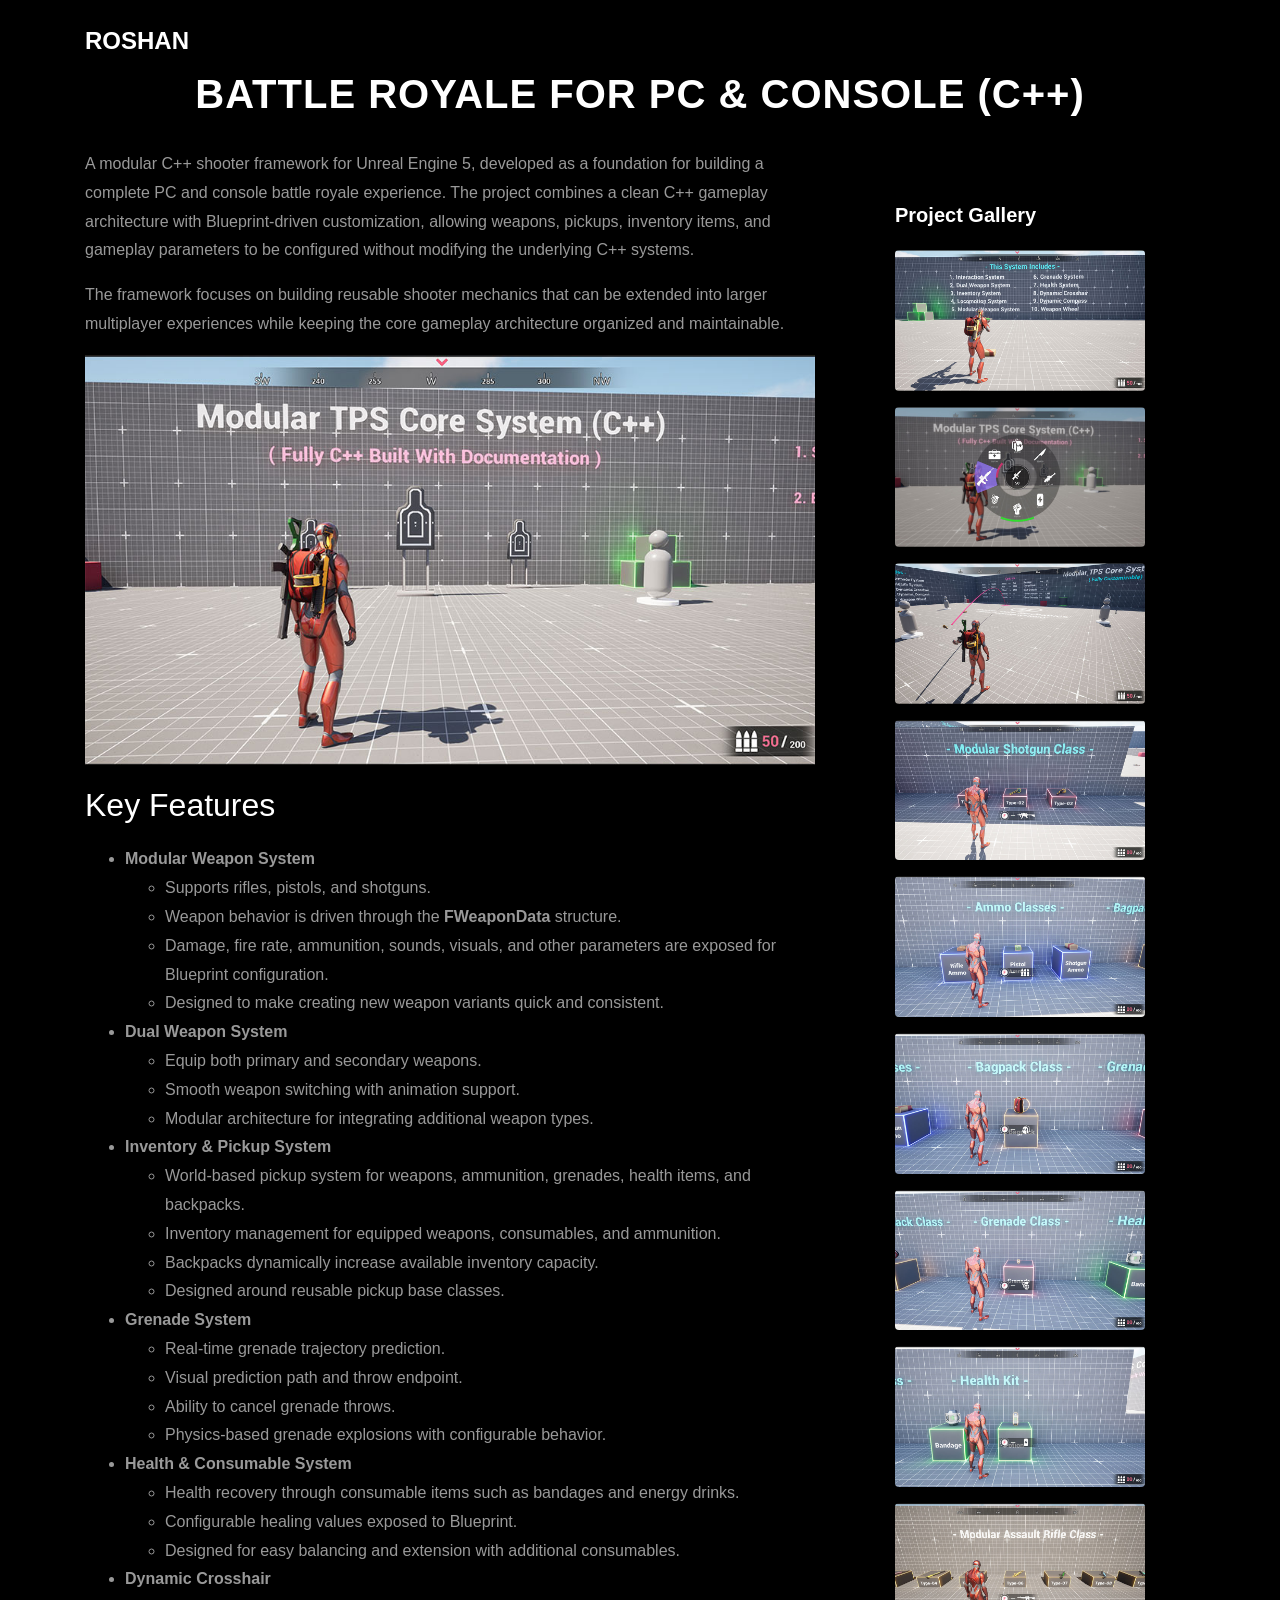
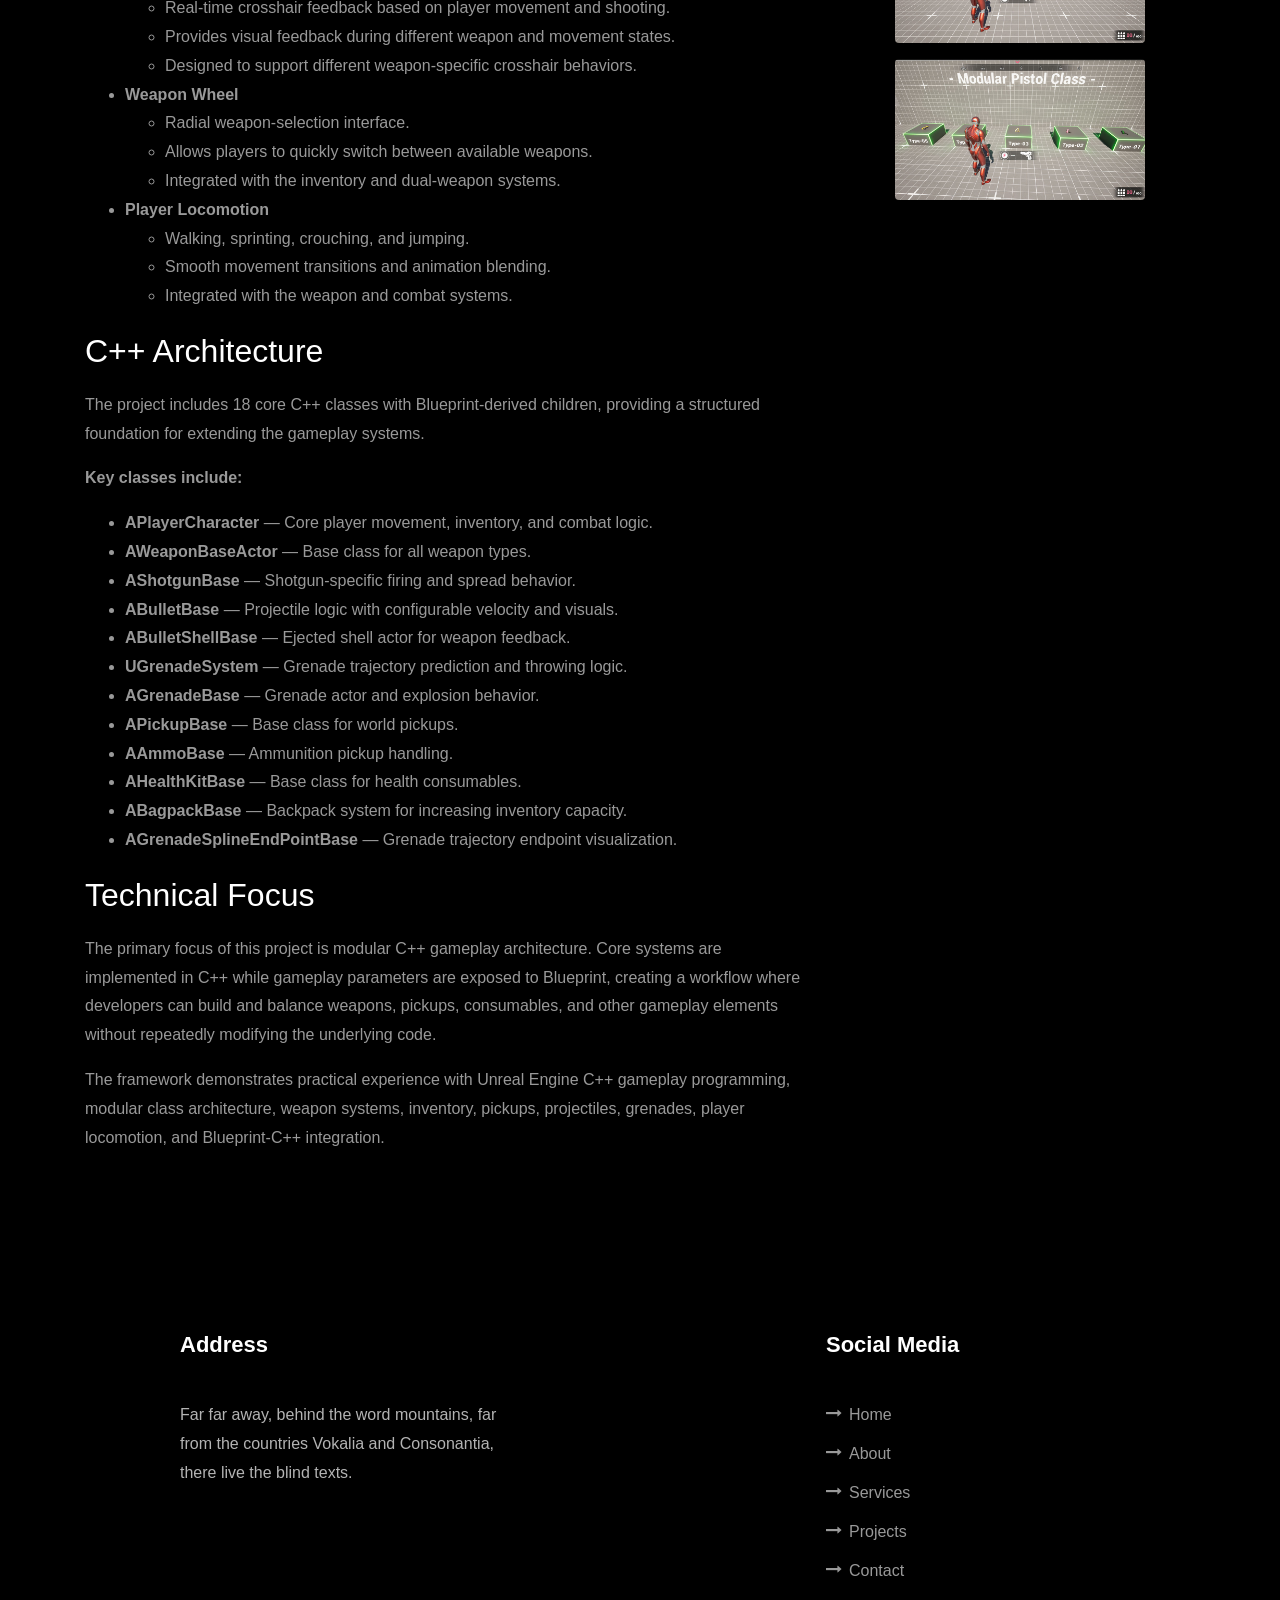
<file: Battle Royale For PC & Console (C++).html>
<!DOCTYPE html>
<html lang="en">
  <head>
    <title>Clark - Free Bootstrap 4 Template by Colorlib</title>
    <meta charset="utf-8">
    <meta name="viewport" content="width=device-width, initial-scale=1, shrink-to-fit=no">
    
    <link href="https://fonts.googleapis.com/css?family=Poppins:100,200,300,400,500,600,700,800,900" rel="stylesheet">

    <link rel="stylesheet" href="css/open-iconic-bootstrap.min.css">
    <link rel="stylesheet" href="css/animate.css">
    
    <link rel="stylesheet" href="css/owl.carousel.min.css">
    <link rel="stylesheet" href="css/owl.theme.default.min.css">
    <link rel="stylesheet" href="css/magnific-popup.css">

    <link rel="stylesheet" href="css/aos.css">

    <link rel="stylesheet" href="css/ionicons.min.css">
    
    <link rel="stylesheet" href="css/flaticon.css">
    <link rel="stylesheet" href="css/icomoon.css">
    <link rel="stylesheet" href="css/style.css">
  </head>
  <body data-spy="scroll" data-target=".site-navbar-target" data-offset="300">
	  
	  
    <nav class="navbar navbar-expand-lg navbar-dark ftco_navbar ftco-navbar-light site-navbar-target" id="ftco-navbar">
	    <div class="container">
	      <a class="navbar-brand" href="index.html">ROSHAN</a>
	      <button class="navbar-toggler js-fh5co-nav-toggle fh5co-nav-toggle" type="button" data-toggle="collapse" data-target="#ftco-nav" aria-controls="ftco-nav" aria-expanded="false" aria-label="Toggle navigation">
	        <span class="oi oi-menu"></span> Menu
	      </button>
	    </div>
	  </nav>
	  <section class="ftco-section pt-4 pb-2" style="margin-top: 40px;">
    <div class="container">
    <div class="row">
      <div class="col-md-12 text-center">
        <h1 class="mb-0" style="font-size: 2.5rem; font-weight: 700; letter-spacing: 1px; text-transform: uppercase;">Battle Royale for PC & Console (C++)</h1>
      </div>
    </div>
    </div>
      </section>

    <section class="ftco-section pt-2" style="margin-top: 10px;">
      <div class="container">
        <div class="row">
          <div class="col-lg-8 ftco-animate">
            <p class="mb-3">A modular C++ shooter framework for Unreal Engine 5, developed as a foundation for building a
  complete PC and console battle royale experience. The project combines a clean C++ gameplay
  architecture with Blueprint-driven customization, allowing weapons, pickups, inventory items, and
  gameplay parameters to be configured without modifying the underlying C++ systems.
</p>
<p>
  The framework focuses on building reusable shooter mechanics that can be extended into larger
  multiplayer experiences while keeping the core gameplay architecture organized and maintainable.
</p>
            <p>
              <img src="images/Battle Royale For PC & Console (C++)/00.jpg" alt="" class="img-fluid">
            </p>
            <h2 class="mb-3">Key Features</h2>
<ul>
<li><b>Modular Weapon System</b></li>
<ul>
  <li>Supports rifles, pistols, and shotguns.</li>
  <li>Weapon behavior is driven through the <b>FWeaponData</b> structure.</li>
  <li>Damage, fire rate, ammunition, sounds, visuals, and other parameters are exposed for Blueprint configuration.</li>
  <li>Designed to make creating new weapon variants quick and consistent.</li>
</ul>

<li><b>Dual Weapon System</b></li>
<ul>
  <li>Equip both primary and secondary weapons.</li>
  <li>Smooth weapon switching with animation support.</li>
  <li>Modular architecture for integrating additional weapon types.</li>
</ul>

<li><b>Inventory &amp; Pickup System</b></li>
<ul>
  <li>World-based pickup system for weapons, ammunition, grenades, health items, and backpacks.</li>
  <li>Inventory management for equipped weapons, consumables, and ammunition.</li>
  <li>Backpacks dynamically increase available inventory capacity.</li>
  <li>Designed around reusable pickup base classes.</li>
</ul>

<li><b>Grenade System</b></li>
<ul>
  <li>Real-time grenade trajectory prediction.</li>
  <li>Visual prediction path and throw endpoint.</li>
  <li>Ability to cancel grenade throws.</li>
  <li>Physics-based grenade explosions with configurable behavior.</li>
</ul>

<li><b>Health &amp; Consumable System</b></li>
<ul>
  <li>Health recovery through consumable items such as bandages and energy drinks.</li>
  <li>Configurable healing values exposed to Blueprint.</li>
  <li>Designed for easy balancing and extension with additional consumables.</li>
</ul>

<li><b>Dynamic Crosshair</b></li>
<ul>
  <li>Real-time crosshair feedback based on player movement and shooting.</li>
  <li>Provides visual feedback during different weapon and movement states.</li>
  <li>Designed to support different weapon-specific crosshair behaviors.</li>
</ul>

<li><b>Weapon Wheel</b></li>
<ul>
  <li>Radial weapon-selection interface.</li>
  <li>Allows players to quickly switch between available weapons.</li>
  <li>Integrated with the inventory and dual-weapon systems.</li>
</ul>

<li><b>Player Locomotion</b></li>
<ul>
  <li>Walking, sprinting, crouching, and jumping.</li>
  <li>Smooth movement transitions and animation blending.</li>
  <li>Integrated with the weapon and combat systems.</li>
</ul>
</ul>
<h2 class="mb-3">C++ Architecture</h2>

<p>
  The project includes 18 core C++ classes with Blueprint-derived children, providing a structured
  foundation for extending the gameplay systems.
</p>

<p><b>Key classes include:</b></p>

<ul>
  <li><b>APlayerCharacter</b> — Core player movement, inventory, and combat logic.</li>
  <li><b>AWeaponBaseActor</b> — Base class for all weapon types.</li>
  <li><b>AShotgunBase</b> — Shotgun-specific firing and spread behavior.</li>
  <li><b>ABulletBase</b> — Projectile logic with configurable velocity and visuals.</li>
  <li><b>ABulletShellBase</b> — Ejected shell actor for weapon feedback.</li>
  <li><b>UGrenadeSystem</b> — Grenade trajectory prediction and throwing logic.</li>
  <li><b>AGrenadeBase</b> — Grenade actor and explosion behavior.</li>
  <li><b>APickupBase</b> — Base class for world pickups.</li>
  <li><b>AAmmoBase</b> — Ammunition pickup handling.</li>
  <li><b>AHealthKitBase</b> — Base class for health consumables.</li>
  <li><b>ABagpackBase</b> — Backpack system for increasing inventory capacity.</li>
  <li><b>AGrenadeSplineEndPointBase</b> — Grenade trajectory endpoint visualization.</li>
</ul>

<h2 class="mb-3">Technical Focus</h2>

<p>
  The primary focus of this project is modular C++ gameplay architecture. Core systems are
  implemented in C++ while gameplay parameters are exposed to Blueprint, creating a workflow where
  developers can build and balance weapons, pickups, consumables, and other gameplay elements
  without repeatedly modifying the underlying code.
</p>

<p>
  The framework demonstrates practical experience with Unreal Engine C++ gameplay programming,
  modular class architecture, weapon systems, inventory, pickups, projectiles, grenades, player
  locomotion, and Blueprint-C++ integration.
</p>
          </div> <!-- .col-md-8 -->
          <div class="col-lg-4 sidebar ftco-animate">
            <div class="sidebar-box">
             <div class="sidebar-box ftco-animate">
               <h3 class="heading-sidebar">Project Gallery</h3>
               <div class="project-gallery">
                <a href="images/Battle Royale For PC & Console (C++)/01.jpg" class="d-block mb-3">
                <img src="images/Battle Royale For PC & Console (C++)/01.jpg" alt="Project image 2" class="img-fluid rounded">
                </a>
                <a href="images/Battle Royale For PC & Console (C++)/02.jpg" class="d-block mb-3">
                <img src="images/Battle Royale For PC & Console (C++)/02.jpg" alt="Project image 2" class="img-fluid rounded">
                </a>
                <a href="images/Battle Royale For PC & Console (C++)/03.jpg" class="d-block mb-3">
                <img src="images/Battle Royale For PC & Console (C++)/03.jpg" alt="Project image 2" class="img-fluid rounded">
                </a>
                <a href="images/Battle Royale For PC & Console (C++)/04.jpg" class="d-block mb-3">
                <img src="images/Battle Royale For PC & Console (C++)/04.jpg" alt="Project image 2" class="img-fluid rounded">
                </a>
                <a href="images/Battle Royale For PC & Console (C++)/05.jpg" class="d-block mb-3">
                <img src="images/Battle Royale For PC & Console (C++)/05.jpg" alt="Project image 2" class="img-fluid rounded">
                </a>
                <a href="images/Battle Royale For PC & Console (C++)/06.jpg" class="d-block mb-3">
                <img src="images/Battle Royale For PC & Console (C++)/06.jpg" alt="Project image 2" class="img-fluid rounded">
                </a>
                <a href="images/Battle Royale For PC & Console (C++)/07.jpg" class="d-block mb-3">
                <img src="images/Battle Royale For PC & Console (C++)/07.jpg" alt="Project image 2" class="img-fluid rounded">
                </a>
                <a href="images/Battle Royale For PC & Console (C++)/08.jpg" class="d-block mb-3">
                <img src="images/Battle Royale For PC & Console (C++)/08.jpg" alt="Project image 2" class="img-fluid rounded">
                </a>
                <a href="images/Battle Royale For PC & Console (C++)/09.jpg" class="d-block mb-3">
                <img src="images/Battle Royale For PC & Console (C++)/09.jpg" alt="Project image 2" class="img-fluid rounded">
                </a>
                <a href="images/Battle Royale For PC & Console (C++)/10.jpg" class="d-block mb-3">
                <img src="images/Battle Royale For PC & Console (C++)/10.jpg" alt="Project image 2" class="img-fluid rounded">
                </a>

            </div>
            </div> 
            </div>
    </section> <!-- .section -->
		

    <footer class="ftco-footer ftco-section">
      <div class="container">
        <div class="row mb-5 justify-content-around">
          <div class="col-md-4">
            <div class="ftco-footer-widget mb-4">
              <h2 class="ftco-heading-2">Address</h2>
              <p>Far far away, behind the word mountains, far from the countries Vokalia and Consonantia, there live the blind texts.</p>
            </div>
          </div>
          <div class="col-md-4 footer-social-column">
            <div class="ftco-footer-widget mb-4">
              <h2 class="ftco-heading-2">Social Media</h2>
              <ul class="list-unstyled">
                <li><a href="#"><span class="icon-long-arrow-right mr-2"></span>Home</a></li>
                <li><a href="#"><span class="icon-long-arrow-right mr-2"></span>About</a></li>
                <li><a href="#"><span class="icon-long-arrow-right mr-2"></span>Services</a></li>
                <li><a href="#"><span class="icon-long-arrow-right mr-2"></span>Projects</a></li>
                <li><a href="#"><span class="icon-long-arrow-right mr-2"></span>Contact</a></li>
              </ul>
            </div>
          </div>
          </div>
        </div>
    </footer>
    
  

  <!-- loader -->
  <div id="ftco-loader" class="show fullscreen"><svg class="circular" width="48px" height="48px"><circle class="path-bg" cx="24" cy="24" r="22" fill="none" stroke-width="4" stroke="#eeeeee"/><circle class="path" cx="24" cy="24" r="22" fill="none" stroke-width="4" stroke-miterlimit="10" stroke="#F96D00"/></svg></div>


  <script src="js/jquery.min.js"></script>
  <script src="js/jquery-migrate-3.0.1.min.js"></script>
  <script src="js/popper.min.js"></script>
  <script src="js/bootstrap.min.js"></script>
  <script src="js/jquery.easing.1.3.js"></script>
  <script src="js/jquery.waypoints.min.js"></script>
  <script src="js/jquery.stellar.min.js"></script>
  <script src="js/owl.carousel.min.js"></script>
  <script src="js/jquery.magnific-popup.min.js"></script>
  <script src="js/aos.js"></script>
  <script src="js/jquery.animateNumber.min.js"></script>
  <script src="js/scrollax.min.js"></script>
  
  <script src="js/main.js"></script>
    
  </body>
</html>
</file>
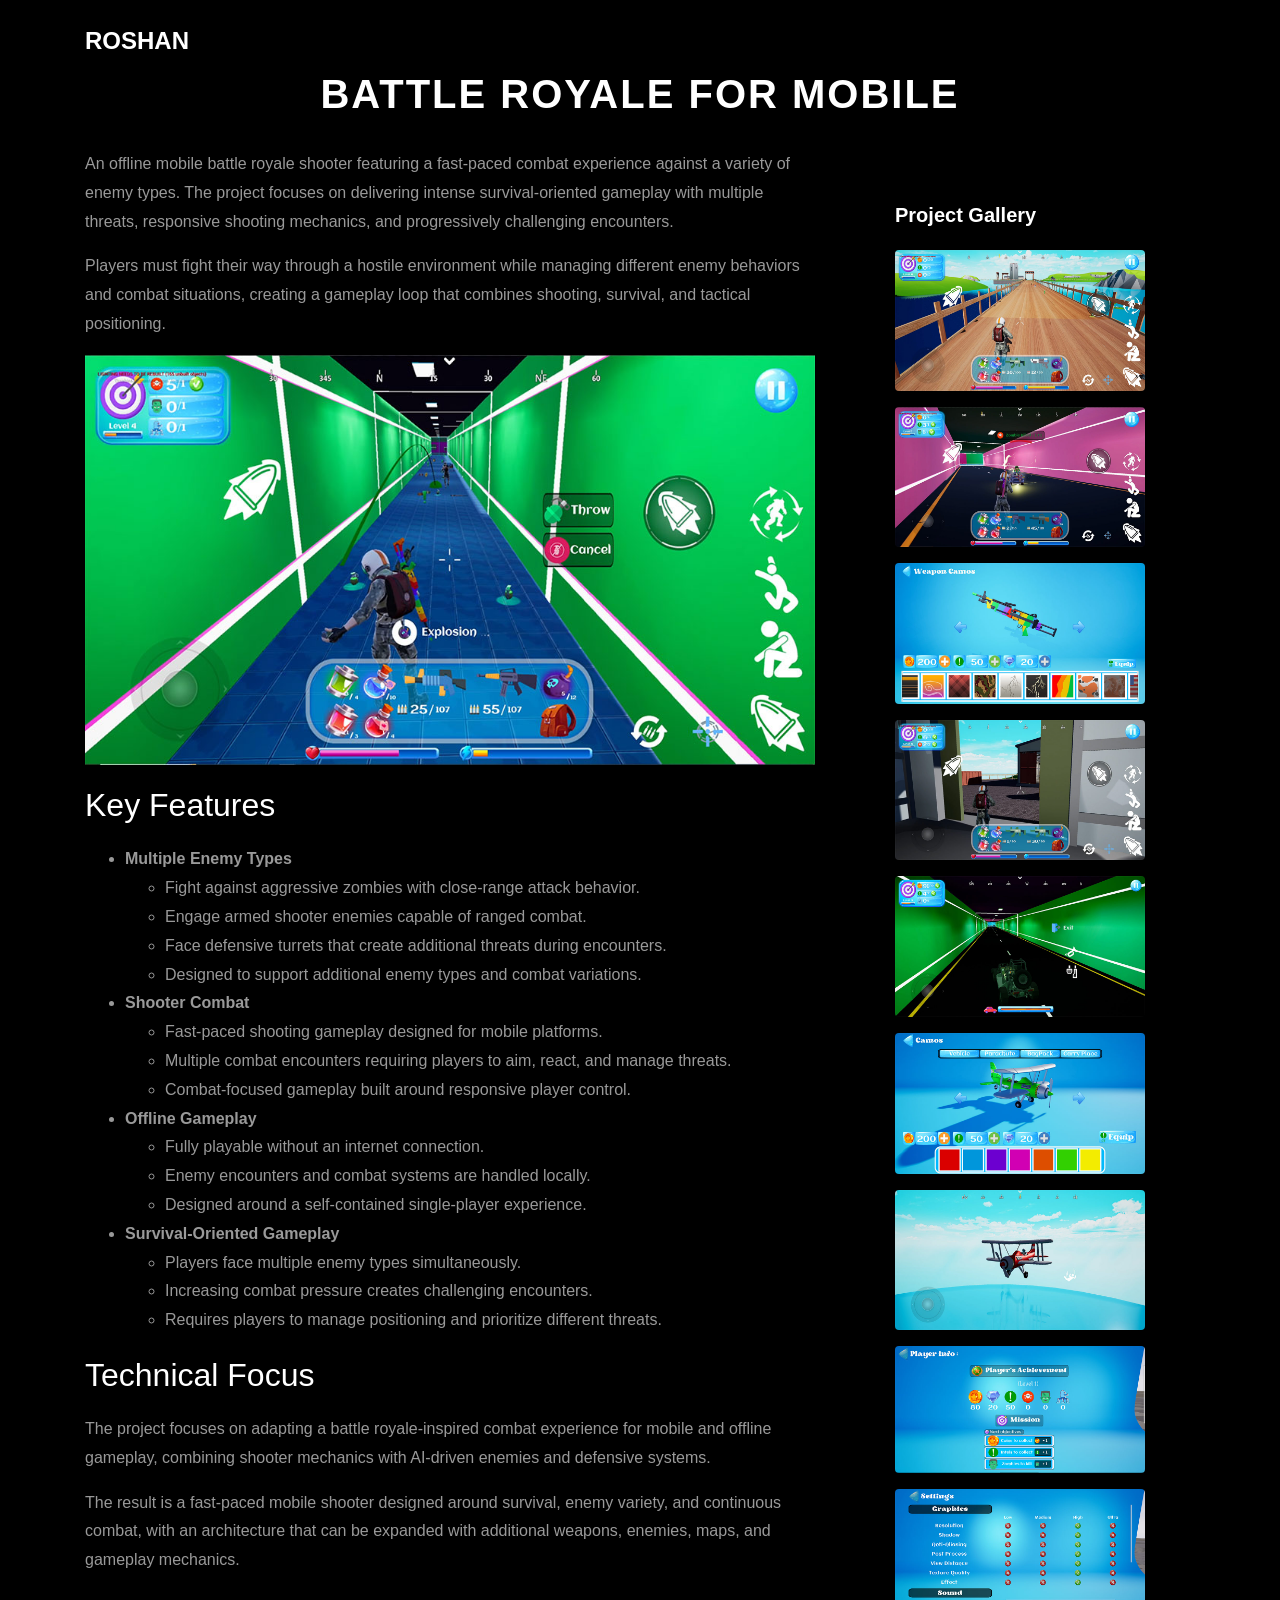
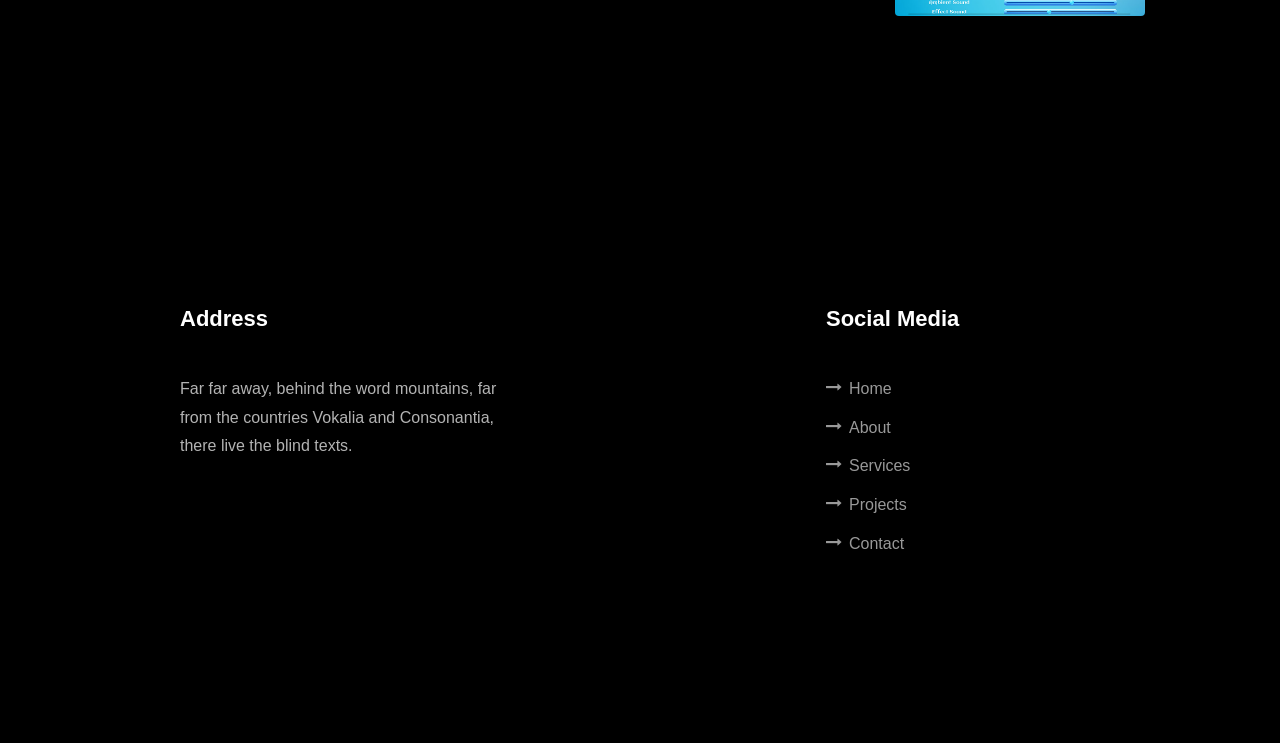
<file: Battle Royale Mobile.html>
<!DOCTYPE html>
<html lang="en">
  <head>
    <title>Clark - Free Bootstrap 4 Template by Colorlib</title>
    <meta charset="utf-8">
    <meta name="viewport" content="width=device-width, initial-scale=1, shrink-to-fit=no">
    
    <link href="https://fonts.googleapis.com/css?family=Poppins:100,200,300,400,500,600,700,800,900" rel="stylesheet">

    <link rel="stylesheet" href="css/open-iconic-bootstrap.min.css">
    <link rel="stylesheet" href="css/animate.css">
    
    <link rel="stylesheet" href="css/owl.carousel.min.css">
    <link rel="stylesheet" href="css/owl.theme.default.min.css">
    <link rel="stylesheet" href="css/magnific-popup.css">

    <link rel="stylesheet" href="css/aos.css">

    <link rel="stylesheet" href="css/ionicons.min.css">
    
    <link rel="stylesheet" href="css/flaticon.css">
    <link rel="stylesheet" href="css/icomoon.css">
    <link rel="stylesheet" href="css/style.css">
  </head>
  <body data-spy="scroll" data-target=".site-navbar-target" data-offset="300">
	  
	  
    <nav class="navbar navbar-expand-lg navbar-dark ftco_navbar ftco-navbar-light site-navbar-target" id="ftco-navbar">
	    <div class="container">
	      <a class="navbar-brand" href="index.html">ROSHAN</a>
	      <button class="navbar-toggler js-fh5co-nav-toggle fh5co-nav-toggle" type="button" data-toggle="collapse" data-target="#ftco-nav" aria-controls="ftco-nav" aria-expanded="false" aria-label="Toggle navigation">
	        <span class="oi oi-menu"></span> Menu
	      </button>
	    </div>
	  </nav>
	  <section class="ftco-section pt-4 pb-2" style="margin-top: 40px;">
    <div class="container">
    <div class="row">
      <div class="col-md-12 text-center">
        <h1 class="mb-0" style="font-size: 2.5rem; font-weight: 800; letter-spacing: 2px; text-transform: uppercase;">Battle Royale for Mobile</h1>
      </div>
    </div>
    </div>
    </section>

    <section class="ftco-section pt-2" style="margin-top: 10px;">
      <div class="container">
        <div class="row">
          <div class="col-lg-8 ftco-animate">
            <p>
  An offline mobile battle royale shooter featuring a fast-paced combat experience against a variety of
  enemy types. The project focuses on delivering intense survival-oriented gameplay with multiple
  threats, responsive shooting mechanics, and progressively challenging encounters.
</p>

<p>
  Players must fight their way through a hostile environment while managing different enemy behaviors
  and combat situations, creating a gameplay loop that combines shooting, survival, and tactical
  positioning.
</p>
            <p>
              <img src="images/Battle Royale Mobile/00.jpg" alt="" class="img-fluid">
            </p>
            <h2 class="mb-3">Key Features</h2>
<ul>
<li><b>Multiple Enemy Types</b></li>
<ul>
  <li>Fight against aggressive zombies with close-range attack behavior.</li>
  <li>Engage armed shooter enemies capable of ranged combat.</li>
  <li>Face defensive turrets that create additional threats during encounters.</li>
  <li>Designed to support additional enemy types and combat variations.</li>
</ul>

<li><b>Shooter Combat</b></li>
<ul>
  <li>Fast-paced shooting gameplay designed for mobile platforms.</li>
  <li>Multiple combat encounters requiring players to aim, react, and manage threats.</li>
  <li>Combat-focused gameplay built around responsive player control.</li>
</ul>

<li><b>Offline Gameplay</b></li>
<ul>
  <li>Fully playable without an internet connection.</li>
  <li>Enemy encounters and combat systems are handled locally.</li>
  <li>Designed around a self-contained single-player experience.</li>
</ul>

<li><b>Survival-Oriented Gameplay</b></li>
<ul>
  <li>Players face multiple enemy types simultaneously.</li>
  <li>Increasing combat pressure creates challenging encounters.</li>
  <li>Requires players to manage positioning and prioritize different threats.</li>
</ul>
</ul>
<h2 class="mb-3">Technical Focus</h2>

<p>
  The project focuses on adapting a battle royale-inspired combat experience for mobile and offline
  gameplay, combining shooter mechanics with AI-driven enemies and defensive systems.
</p>

<p>
  The result is a fast-paced mobile shooter designed around survival, enemy variety, and continuous
  combat, with an architecture that can be expanded with additional weapons, enemies, maps, and
  gameplay mechanics.
</p>
          </div> <!-- .col-md-8 -->
          <div class="col-lg-4 sidebar ftco-animate">
            <div class="sidebar-box">
             <div class="sidebar-box ftco-animate">
               <h3 class="heading-sidebar">Project Gallery</h3>
               <div class="project-gallery">
                <a href="images/Battle Royale Mobile/01.jpg" class="d-block mb-3">
                <img src="images/Battle Royale Mobile/01.jpg" alt="Project image 2" class="img-fluid rounded">
                </a>
                <a href="images/Battle Royale Mobile/02.jpg" class="d-block mb-3">
                <img src="images/Battle Royale Mobile/02.jpg" alt="Project image 2" class="img-fluid rounded">
                </a>
                <a href="images/Battle Royale Mobile/03.jpg" class="d-block mb-3">
                <img src="images/Battle Royale Mobile/03.jpg" alt="Project image 2" class="img-fluid rounded">
                </a>
                <a href="images/Battle Royale Mobile/04.jpg" class="d-block mb-3">
                <img src="images/Battle Royale Mobile/04.jpg" alt="Project image 2" class="img-fluid rounded">
                </a>
                <a href="images/Battle Royale Mobile/05.jpg" class="d-block mb-3">
                <img src="images/Battle Royale Mobile/05.jpg" alt="Project image 2" class="img-fluid rounded">
                </a>
                <a href="images/Battle Royale Mobile/06.jpg" class="d-block mb-3">
                <img src="images/Battle Royale Mobile/06.jpg" alt="Project image 2" class="img-fluid rounded">
                </a>
                <a href="images/Battle Royale Mobile/07.jpg" class="d-block mb-3">
                <img src="images/Battle Royale Mobile/07.jpg" alt="Project image 2" class="img-fluid rounded">
                </a>
                <a href="images/Battle Royale Mobile/08.jpg" class="d-block mb-3">
                <img src="images/Battle Royale Mobile/08.jpg" alt="Project image 2" class="img-fluid rounded">
                </a>
                <a href="images/Battle Royale Mobile/09.jpg" class="d-block mb-3">
                <img src="images/Battle Royale Mobile/09.jpg" alt="Project image 2" class="img-fluid rounded">
                </a>

            </div>
            </div> 
            </div>
    </section> <!-- .section -->
		

    <footer class="ftco-footer ftco-section">
      <div class="container">
        <div class="row mb-5 justify-content-around">
          <div class="col-md-4">
            <div class="ftco-footer-widget mb-4">
              <h2 class="ftco-heading-2">Address</h2>
              <p>Far far away, behind the word mountains, far from the countries Vokalia and Consonantia, there live the blind texts.</p>
            </div>
          </div>
          <div class="col-md-4 footer-social-column">
            <div class="ftco-footer-widget mb-4">
              <h2 class="ftco-heading-2">Social Media</h2>
              <ul class="list-unstyled">
                <li><a href="#"><span class="icon-long-arrow-right mr-2"></span>Home</a></li>
                <li><a href="#"><span class="icon-long-arrow-right mr-2"></span>About</a></li>
                <li><a href="#"><span class="icon-long-arrow-right mr-2"></span>Services</a></li>
                <li><a href="#"><span class="icon-long-arrow-right mr-2"></span>Projects</a></li>
                <li><a href="#"><span class="icon-long-arrow-right mr-2"></span>Contact</a></li>
              </ul>
            </div>
          </div>
          </div>
        </div>
    </footer>
    
  

  <!-- loader -->
  <div id="ftco-loader" class="show fullscreen"><svg class="circular" width="48px" height="48px"><circle class="path-bg" cx="24" cy="24" r="22" fill="none" stroke-width="4" stroke="#eeeeee"/><circle class="path" cx="24" cy="24" r="22" fill="none" stroke-width="4" stroke-miterlimit="10" stroke="#F96D00"/></svg></div>


  <script src="js/jquery.min.js"></script>
  <script src="js/jquery-migrate-3.0.1.min.js"></script>
  <script src="js/popper.min.js"></script>
  <script src="js/bootstrap.min.js"></script>
  <script src="js/jquery.easing.1.3.js"></script>
  <script src="js/jquery.waypoints.min.js"></script>
  <script src="js/jquery.stellar.min.js"></script>
  <script src="js/owl.carousel.min.js"></script>
  <script src="js/jquery.magnific-popup.min.js"></script>
  <script src="js/aos.js"></script>
  <script src="js/jquery.animateNumber.min.js"></script>
  <script src="js/scrollax.min.js"></script>
  
  <script src="js/main.js"></script>
    
  </body>
</html>
</file>
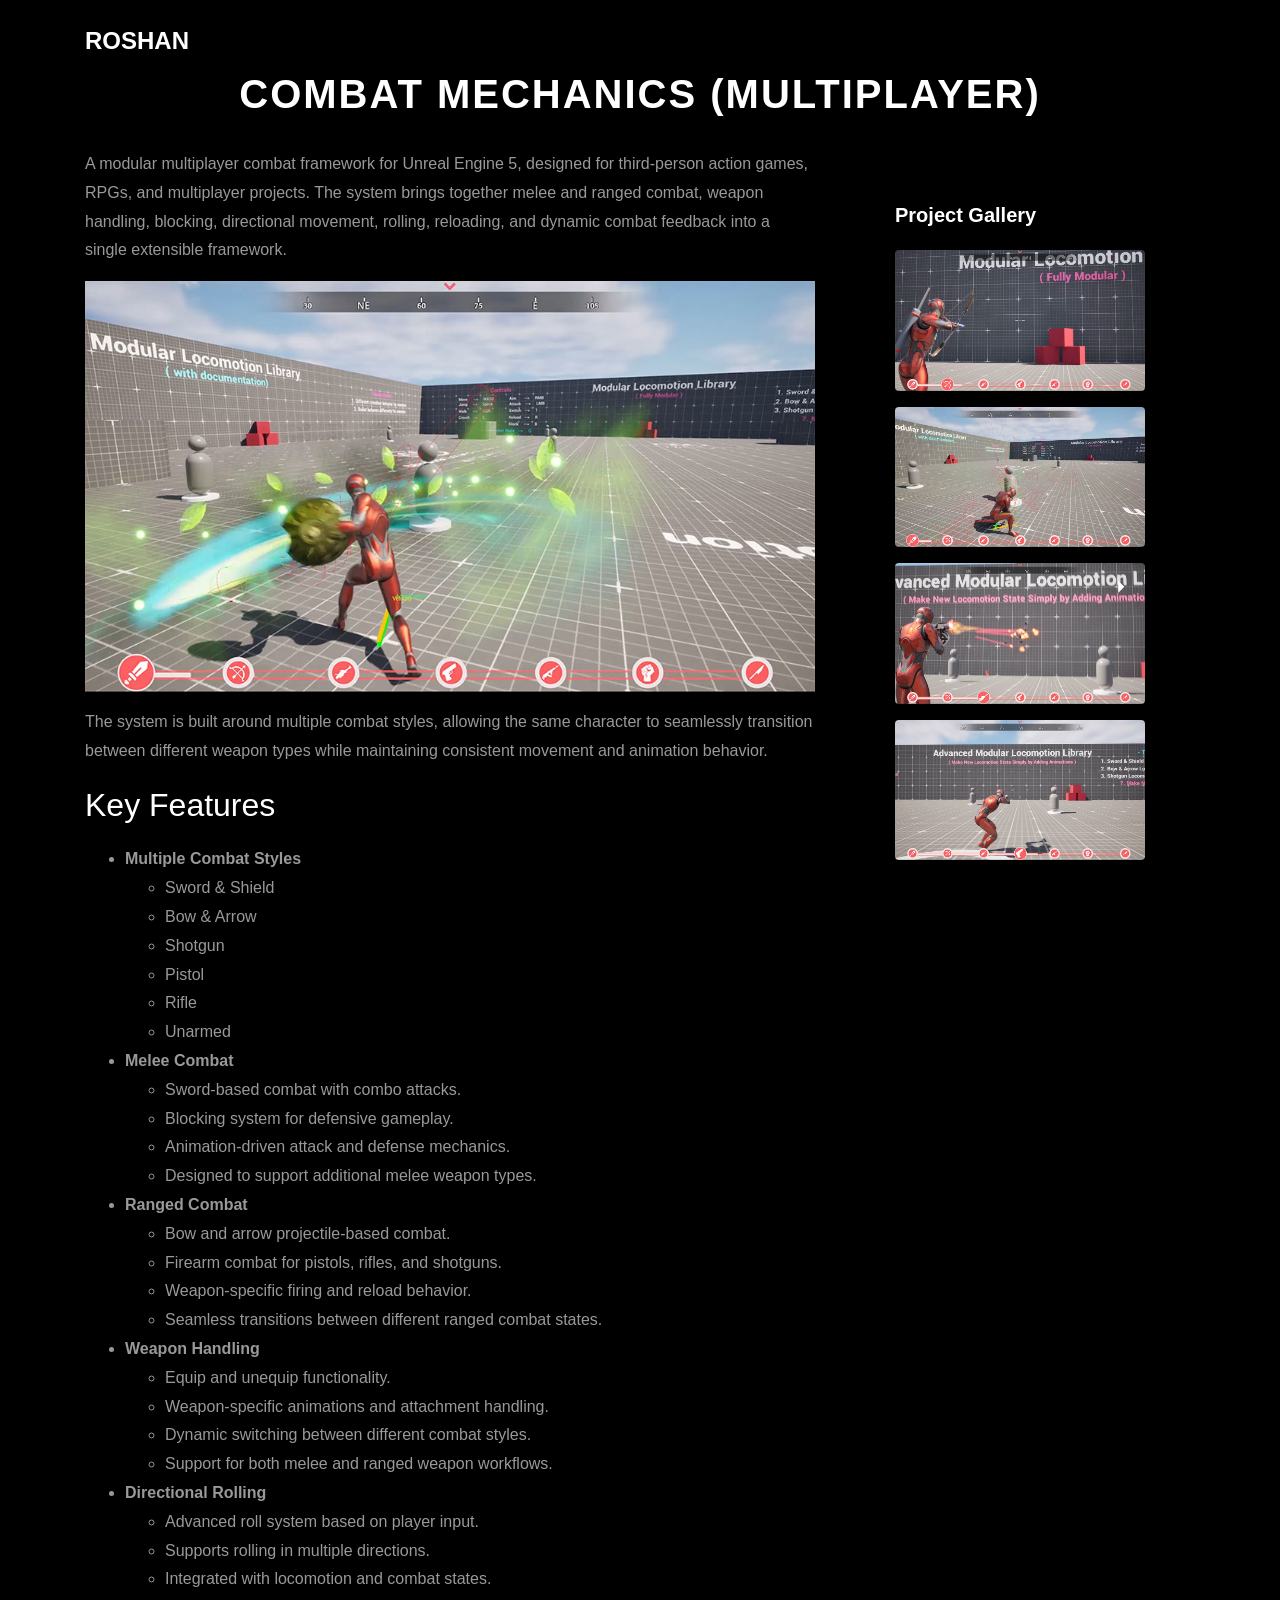
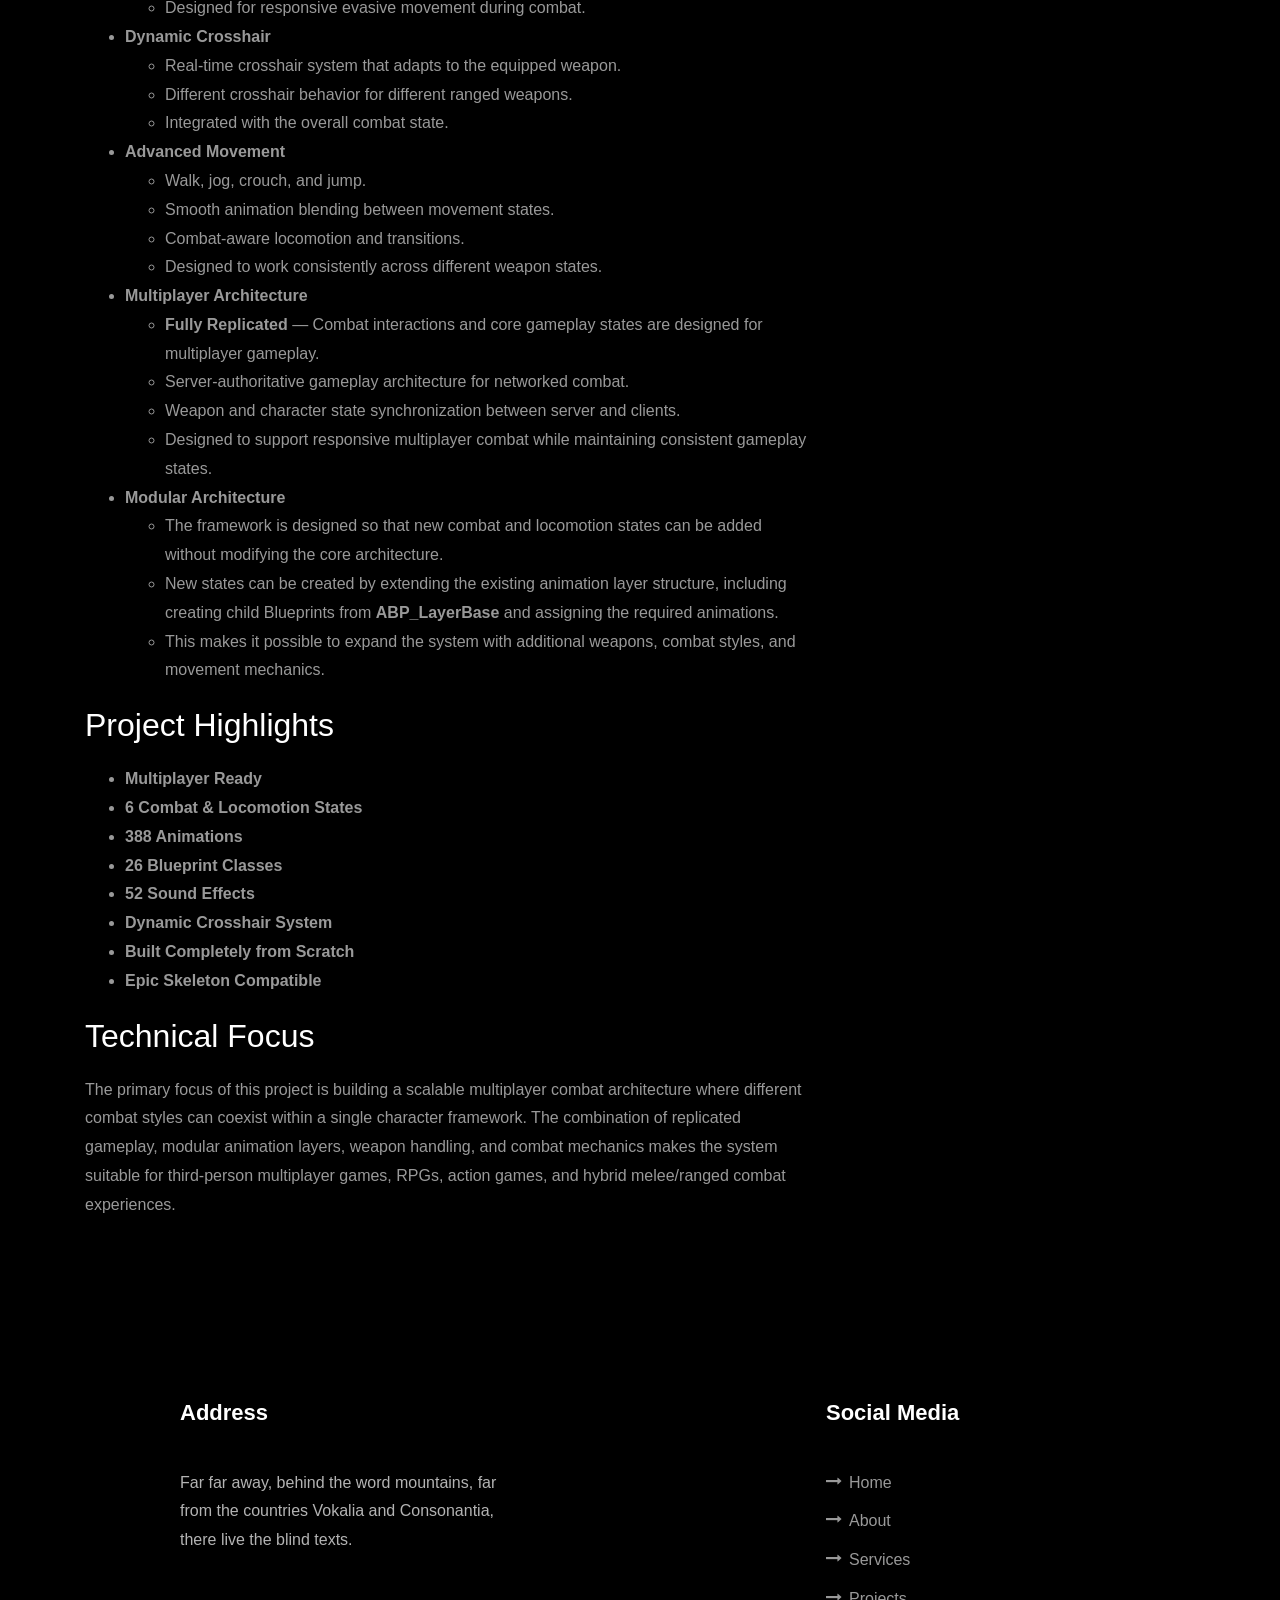
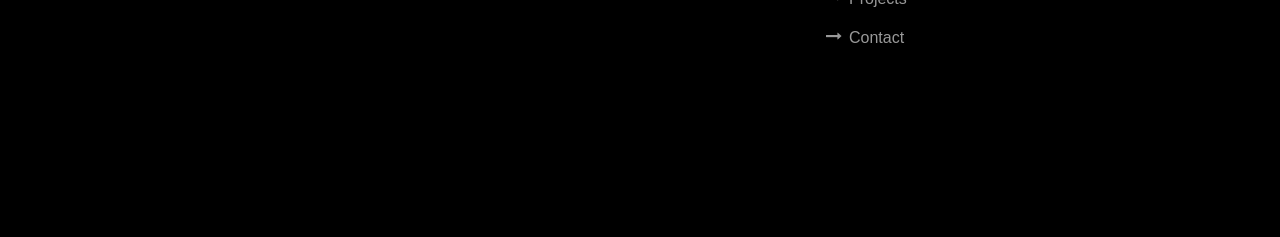
<file: Combat Mechanics (Multiplayer).html>
<!DOCTYPE html>
<html lang="en">
  <head>
    <title>Clark - Free Bootstrap 4 Template by Colorlib</title>
    <meta charset="utf-8">
    <meta name="viewport" content="width=device-width, initial-scale=1, shrink-to-fit=no">
    
    <link href="https://fonts.googleapis.com/css?family=Poppins:100,200,300,400,500,600,700,800,900" rel="stylesheet">

    <link rel="stylesheet" href="css/open-iconic-bootstrap.min.css">
    <link rel="stylesheet" href="css/animate.css">
    
    <link rel="stylesheet" href="css/owl.carousel.min.css">
    <link rel="stylesheet" href="css/owl.theme.default.min.css">
    <link rel="stylesheet" href="css/magnific-popup.css">

    <link rel="stylesheet" href="css/aos.css">

    <link rel="stylesheet" href="css/ionicons.min.css">
    
    <link rel="stylesheet" href="css/flaticon.css">
    <link rel="stylesheet" href="css/icomoon.css">
    <link rel="stylesheet" href="css/style.css">
  </head>
  <body data-spy="scroll" data-target=".site-navbar-target" data-offset="300">
	  
	  
    <nav class="navbar navbar-expand-lg navbar-dark ftco_navbar ftco-navbar-light site-navbar-target" id="ftco-navbar">
	    <div class="container">
	      <a class="navbar-brand" href="index.html">ROSHAN</a>
	      <button class="navbar-toggler js-fh5co-nav-toggle fh5co-nav-toggle" type="button" data-toggle="collapse" data-target="#ftco-nav" aria-controls="ftco-nav" aria-expanded="false" aria-label="Toggle navigation">
	        <span class="oi oi-menu"></span> Menu
	      </button>
	    </div>
	  </nav>
	  <section class="ftco-section pt-4 pb-2" style="margin-top: 40px;">
    <div class="container">
    <div class="row">
      <div class="col-md-12 text-center">
        <h1 class="mb-0" style="font-size: 2.5rem; font-weight: 800; letter-spacing: 2px; text-transform: uppercase;">Combat Mechanics (Multiplayer)</h1>
      </div>
    </div>
    </div>
    </section>

    <section class="ftco-section pt-2" style="margin-top: 10px;">
      <div class="container">
        <div class="row">
          <div class="col-lg-8 ftco-animate">
<p>
  A modular multiplayer combat framework for Unreal Engine 5, designed for third-person action games,
  RPGs, and multiplayer projects. The system brings together melee and ranged combat, weapon handling,
  blocking, directional movement, rolling, reloading, and dynamic combat feedback into a single
  extensible framework.
</p>
<p>
              <img src="images/Combat Mechanics (Multiplayer)/00.jpg" alt="" class="img-fluid">
            </p>
<p>
  The system is built around multiple combat styles, allowing the same character to seamlessly transition
  between different weapon types while maintaining consistent movement and animation behavior.
</p>

<h2 class="mb-3">Key Features</h2>
<ul>
<li><b>Multiple Combat Styles</b></li>
<ul>
  <li>Sword &amp; Shield</li>
  <li>Bow &amp; Arrow</li>
  <li>Shotgun</li>
  <li>Pistol</li>
  <li>Rifle</li>
  <li>Unarmed</li>
</ul>

<li><b>Melee Combat</b></li>
<ul>
  <li>Sword-based combat with combo attacks.</li>
  <li>Blocking system for defensive gameplay.</li>
  <li>Animation-driven attack and defense mechanics.</li>
  <li>Designed to support additional melee weapon types.</li>
</ul>

<li><b>Ranged Combat</b></li>
<ul>
  <li>Bow and arrow projectile-based combat.</li>
  <li>Firearm combat for pistols, rifles, and shotguns.</li>
  <li>Weapon-specific firing and reload behavior.</li>
  <li>Seamless transitions between different ranged combat states.</li>
</ul>

<li><b>Weapon Handling</b></li>
<ul>
  <li>Equip and unequip functionality.</li>
  <li>Weapon-specific animations and attachment handling.</li>
  <li>Dynamic switching between different combat styles.</li>
  <li>Support for both melee and ranged weapon workflows.</li>
</ul>

<li><b>Directional Rolling</b></li>
<ul>
  <li>Advanced roll system based on player input.</li>
  <li>Supports rolling in multiple directions.</li>
  <li>Integrated with locomotion and combat states.</li>
  <li>Designed for responsive evasive movement during combat.</li>
</ul>

<li><b>Dynamic Crosshair</b></li>
<ul>
  <li>Real-time crosshair system that adapts to the equipped weapon.</li>
  <li>Different crosshair behavior for different ranged weapons.</li>
  <li>Integrated with the overall combat state.</li>
</ul>

<li><b>Advanced Movement</b></li>
<ul>
  <li>Walk, jog, crouch, and jump.</li>
  <li>Smooth animation blending between movement states.</li>
  <li>Combat-aware locomotion and transitions.</li>
  <li>Designed to work consistently across different weapon states.</li>
</ul>

<li><b>Multiplayer Architecture</b></li>
<ul>
  <li><b>Fully Replicated</b> — Combat interactions and core gameplay states are designed for multiplayer gameplay.</li>
  <li>Server-authoritative gameplay architecture for networked combat.</li>
  <li>Weapon and character state synchronization between server and clients.</li>
  <li>Designed to support responsive multiplayer combat while maintaining consistent gameplay states.</li>
</ul>

<li><b>Modular Architecture</b></li>
<ul>
  <li>
    The framework is designed so that new combat and locomotion states can be added without modifying
    the core architecture.
  </li>
  <li>
    New states can be created by extending the existing animation layer structure, including creating
    child Blueprints from <b>ABP_LayerBase</b> and assigning the required animations.
  </li>
  <li>
    This makes it possible to expand the system with additional weapons, combat styles, and movement mechanics.
  </li>
</ul>
</ul>
<h2 class="mb-3">Project Highlights</h2>
<ul>
<li><b>Multiplayer Ready</b></li>
<li><b>6 Combat &amp; Locomotion States</b></li>
<li><b>388 Animations</b></li>
<li><b>26 Blueprint Classes</b></li>
<li><b>52 Sound Effects</b></li>
<li><b>Dynamic Crosshair System</b></li>
<li><b>Built Completely from Scratch</b></li>
<li><b>Epic Skeleton Compatible</b></li>
</ul>

<h2 class="mb-3">Technical Focus</h2>

<p>
  The primary focus of this project is building a scalable multiplayer combat architecture where
  different combat styles can coexist within a single character framework. The combination of
  replicated gameplay, modular animation layers, weapon handling, and combat mechanics makes the
  system suitable for third-person multiplayer games, RPGs, action games, and hybrid melee/ranged
  combat experiences.
</p>

          </div> <!-- .col-md-8 -->
          <div class="col-lg-4 sidebar ftco-animate">
            <div class="sidebar-box">
             <div class="sidebar-box ftco-animate">
               <h3 class="heading-sidebar">Project Gallery</h3>
               <div class="project-gallery">
                <a href="images/Combat Mechanics (Multiplayer)/01.jpg" class="d-block mb-3">
                <img src="images/Combat Mechanics (Multiplayer)/01.jpg" alt="Project image 2" class="img-fluid rounded">
                </a>
                <a href="images/Combat Mechanics (Multiplayer)/02.jpg" class="d-block mb-3">
                <img src="images/Combat Mechanics (Multiplayer)/02.jpg" alt="Project image 2" class="img-fluid rounded">
                </a>
                <a href="images/Combat Mechanics (Multiplayer)/03.jpg" class="d-block mb-3">
                <img src="images/Combat Mechanics (Multiplayer)/03.jpg" alt="Project image 2" class="img-fluid rounded">
                </a>
                <a href="images/Combat Mechanics (Multiplayer)/04.jpg" class="d-block mb-3">
                <img src="images/Combat Mechanics (Multiplayer)/04.jpg" alt="Project image 2" class="img-fluid rounded">
                </a>
            </div>
            </div> 
            </div>
    </section> <!-- .section -->
		

    <footer class="ftco-footer ftco-section">
      <div class="container">
        <div class="row mb-5 justify-content-around">
          <div class="col-md-4">
            <div class="ftco-footer-widget mb-4">
              <h2 class="ftco-heading-2">Address</h2>
              <p>Far far away, behind the word mountains, far from the countries Vokalia and Consonantia, there live the blind texts.</p>
            </div>
          </div>
          <div class="col-md-4 footer-social-column">
            <div class="ftco-footer-widget mb-4">
              <h2 class="ftco-heading-2">Social Media</h2>
              <ul class="list-unstyled">
                <li><a href="#"><span class="icon-long-arrow-right mr-2"></span>Home</a></li>
                <li><a href="#"><span class="icon-long-arrow-right mr-2"></span>About</a></li>
                <li><a href="#"><span class="icon-long-arrow-right mr-2"></span>Services</a></li>
                <li><a href="#"><span class="icon-long-arrow-right mr-2"></span>Projects</a></li>
                <li><a href="#"><span class="icon-long-arrow-right mr-2"></span>Contact</a></li>
              </ul>
            </div>
          </div>
          </div>
        </div>
    </footer>
    
  

  <!-- loader -->
  <div id="ftco-loader" class="show fullscreen"><svg class="circular" width="48px" height="48px"><circle class="path-bg" cx="24" cy="24" r="22" fill="none" stroke-width="4" stroke="#eeeeee"/><circle class="path" cx="24" cy="24" r="22" fill="none" stroke-width="4" stroke-miterlimit="10" stroke="#F96D00"/></svg></div>


  <script src="js/jquery.min.js"></script>
  <script src="js/jquery-migrate-3.0.1.min.js"></script>
  <script src="js/popper.min.js"></script>
  <script src="js/bootstrap.min.js"></script>
  <script src="js/jquery.easing.1.3.js"></script>
  <script src="js/jquery.waypoints.min.js"></script>
  <script src="js/jquery.stellar.min.js"></script>
  <script src="js/owl.carousel.min.js"></script>
  <script src="js/jquery.magnific-popup.min.js"></script>
  <script src="js/aos.js"></script>
  <script src="js/jquery.animateNumber.min.js"></script>
  <script src="js/scrollax.min.js"></script>
  
  <script src="js/main.js"></script>
    
  </body>
</html>
</file>
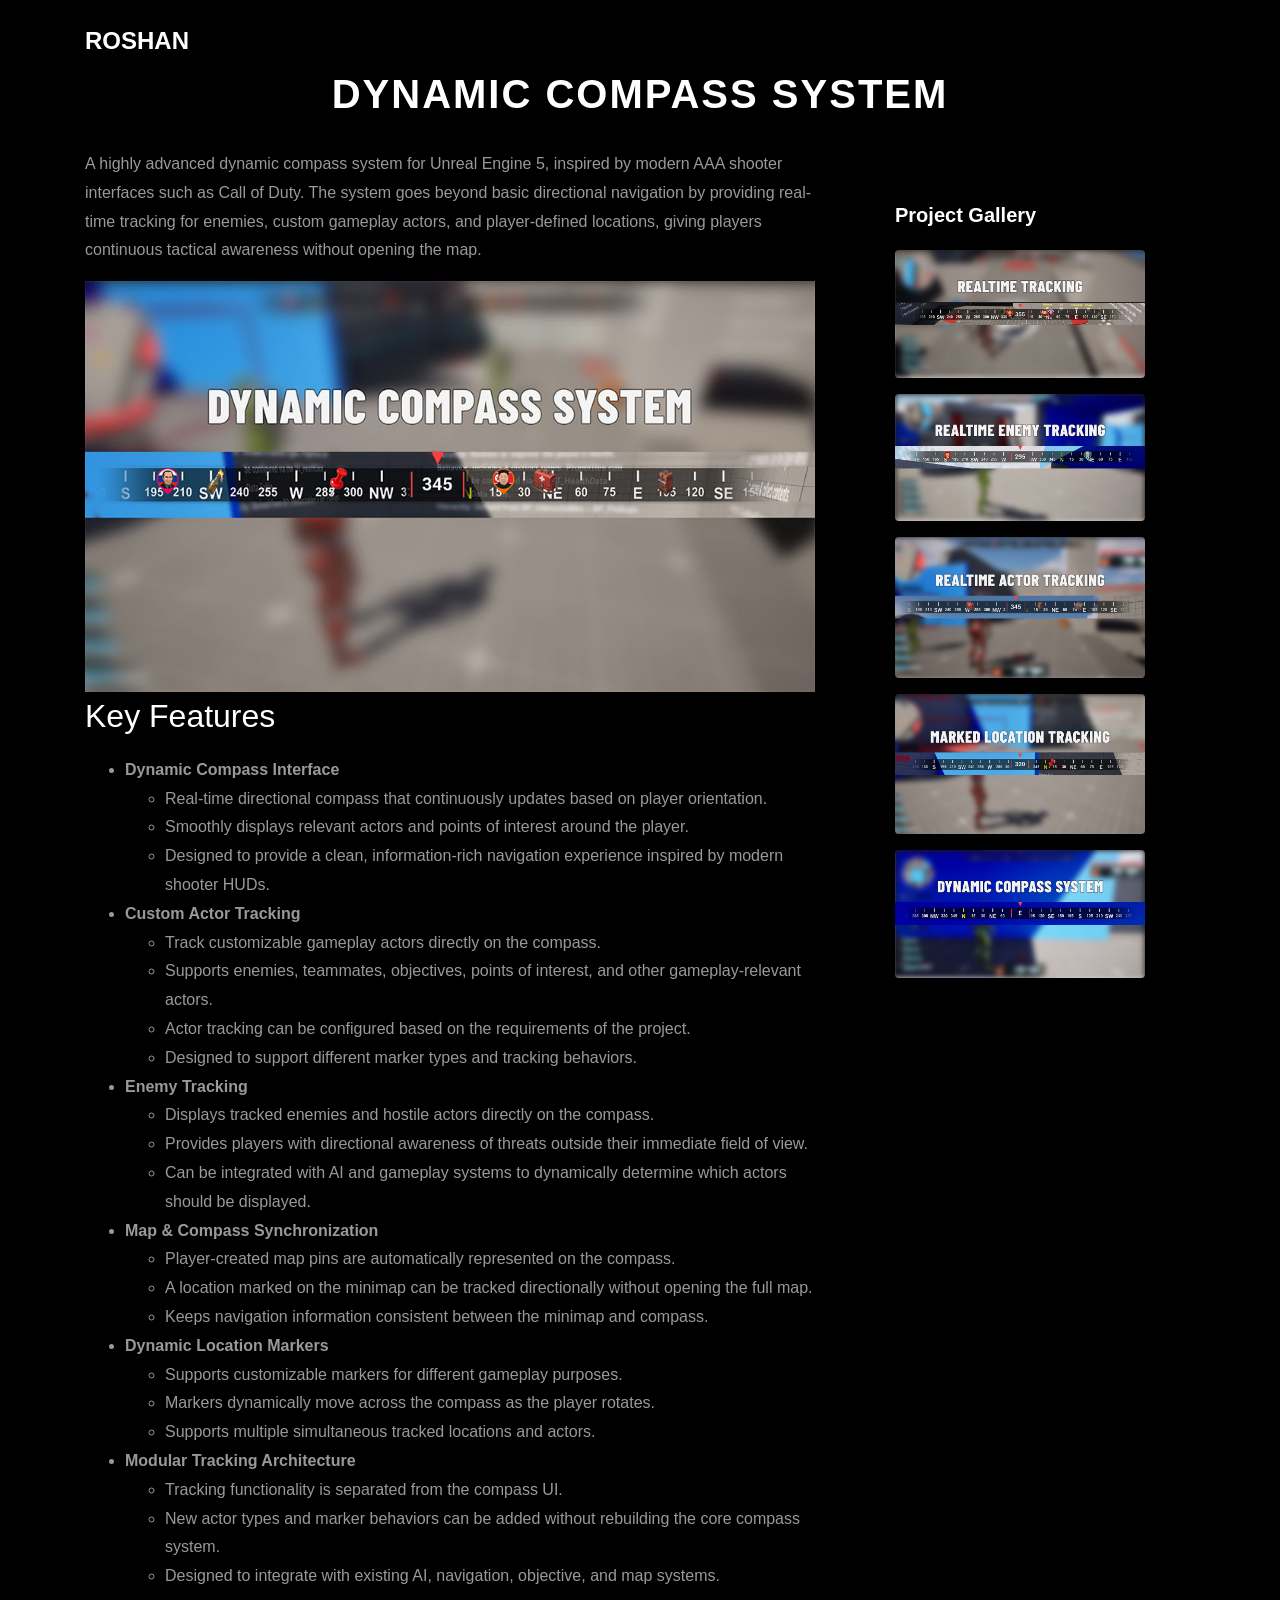
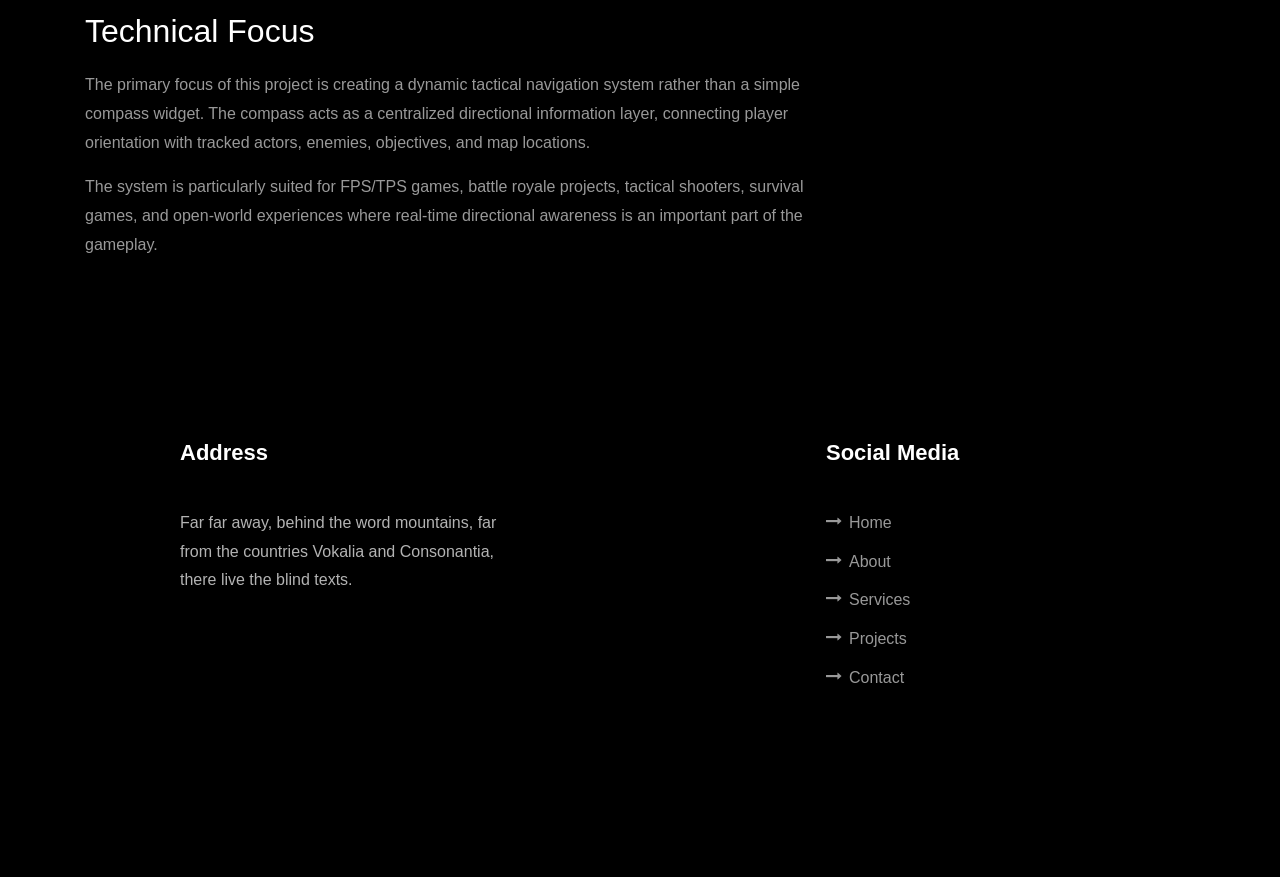
<file: Dynamic Compass System.html>
<!DOCTYPE html>
<html lang="en">
  <head>
    <title>Clark - Free Bootstrap 4 Template by Colorlib</title>
    <meta charset="utf-8">
    <meta name="viewport" content="width=device-width, initial-scale=1, shrink-to-fit=no">
    
    <link href="https://fonts.googleapis.com/css?family=Poppins:100,200,300,400,500,600,700,800,900" rel="stylesheet">

    <link rel="stylesheet" href="css/open-iconic-bootstrap.min.css">
    <link rel="stylesheet" href="css/animate.css">
    
    <link rel="stylesheet" href="css/owl.carousel.min.css">
    <link rel="stylesheet" href="css/owl.theme.default.min.css">
    <link rel="stylesheet" href="css/magnific-popup.css">

    <link rel="stylesheet" href="css/aos.css">

    <link rel="stylesheet" href="css/ionicons.min.css">
    
    <link rel="stylesheet" href="css/flaticon.css">
    <link rel="stylesheet" href="css/icomoon.css">
    <link rel="stylesheet" href="css/style.css">
  </head>
  <body data-spy="scroll" data-target=".site-navbar-target" data-offset="300">
	  
	  
    <nav class="navbar navbar-expand-lg navbar-dark ftco_navbar ftco-navbar-light site-navbar-target" id="ftco-navbar">
	    <div class="container">
	      <a class="navbar-brand" href="index.html">ROSHAN</a>
	      <button class="navbar-toggler js-fh5co-nav-toggle fh5co-nav-toggle" type="button" data-toggle="collapse" data-target="#ftco-nav" aria-controls="ftco-nav" aria-expanded="false" aria-label="Toggle navigation">
	        <span class="oi oi-menu"></span> Menu
	      </button>

	      <div class="collapse navbar-collapse" id="ftco-nav">
	      </div>
	    </div>
	  </nav>
	  <section class="ftco-section pt-4 pb-2" style="margin-top: 40px;">
    <div class="container">
    <div class="row">
      <div class="col-md-12 text-center">
        <h1 class="mb-0" style="font-size: 2.5rem; font-weight: 800; letter-spacing: 2px; text-transform: uppercase;">Dynamic Compass System</h1>
      </div>
    </div>
    </div>
    </section>

    <section class="ftco-section pt-2" style="margin-top: 10px;">
      <div class="container">
        <div class="row">
          <div class="col-lg-8 ftco-animate">
            <p>
  A highly advanced dynamic compass system for Unreal Engine 5, inspired by modern AAA shooter
  interfaces such as Call of Duty. The system goes beyond basic directional navigation by providing
  real-time tracking for enemies, custom gameplay actors, and player-defined locations, giving players
  continuous tactical awareness without opening the map.
</p>
              <img src="images/Dynamic Compass System/00.jpg" alt="" class="img-fluid">
            <h2 class="mb-3">Key Features</h2>
<ul>
<li><b>Dynamic Compass Interface</b></li>
<ul>
  <li>Real-time directional compass that continuously updates based on player orientation.</li>
  <li>Smoothly displays relevant actors and points of interest around the player.</li>
  <li>Designed to provide a clean, information-rich navigation experience inspired by modern shooter HUDs.</li>
</ul>

<li><b>Custom Actor Tracking</b></li>
<ul>
  <li>Track customizable gameplay actors directly on the compass.</li>
  <li>Supports enemies, teammates, objectives, points of interest, and other gameplay-relevant actors.</li>
  <li>Actor tracking can be configured based on the requirements of the project.</li>
  <li>Designed to support different marker types and tracking behaviors.</li>
</ul>

<li><b>Enemy Tracking</b></li>
<ul>
  <li>Displays tracked enemies and hostile actors directly on the compass.</li>
  <li>Provides players with directional awareness of threats outside their immediate field of view.</li>
  <li>Can be integrated with AI and gameplay systems to dynamically determine which actors should be displayed.</li>
</ul>

<li><b>Map &amp; Compass Synchronization</b></li>
<ul>
  <li>Player-created map pins are automatically represented on the compass.</li>
  <li>A location marked on the minimap can be tracked directionally without opening the full map.</li>
  <li>Keeps navigation information consistent between the minimap and compass.</li>
</ul>

<li><b>Dynamic Location Markers</b></li>
<ul>
  <li>Supports customizable markers for different gameplay purposes.</li>
  <li>Markers dynamically move across the compass as the player rotates.</li>
  <li>Supports multiple simultaneous tracked locations and actors.</li>
</ul>

<li><b>Modular Tracking Architecture</b></li>
<ul>
  <li>Tracking functionality is separated from the compass UI.</li>
  <li>New actor types and marker behaviors can be added without rebuilding the core compass system.</li>
  <li>Designed to integrate with existing AI, navigation, objective, and map systems.</li>
</ul>
</ul>
<h2 class="mb-3">Technical Focus</h2>

<p>
  The primary focus of this project is creating a dynamic tactical navigation system rather than a
  simple compass widget. The compass acts as a centralized directional information layer, connecting
  player orientation with tracked actors, enemies, objectives, and map locations.
</p>

<p>
  The system is particularly suited for FPS/TPS games, battle royale projects, tactical shooters,
  survival games, and open-world experiences where real-time directional awareness is an important
  part of the gameplay.
</p>
          </div> <!-- .col-md-8 -->
          <div class="col-lg-4 sidebar ftco-animate">
            <div class="sidebar-box">
             <div class="sidebar-box ftco-animate">
               <h3 class="heading-sidebar">Project Gallery</h3>
               <div class="project-gallery">
                <a href="images/Dynamic Compass System/01.jpg" class="d-block mb-3">
                <img src="images/Dynamic Compass System/01.jpg" alt="Project image 2" class="img-fluid rounded">
                </a>
                <a href="images/Dynamic Compass System/02.jpg" class="d-block mb-3">
                <img src="images/Dynamic Compass System/02.jpg" alt="Project image 2" class="img-fluid rounded">
                </a>
                <a href="images/Dynamic Compass System/03.jpg" class="d-block mb-3">
                <img src="images/Dynamic Compass System/03.jpg" alt="Project image 2" class="img-fluid rounded">
                </a>
                <a href="images/Dynamic Compass System/04.jpg" class="d-block mb-3">
                <img src="images/Dynamic Compass System/04.jpg" alt="Project image 2" class="img-fluid rounded">
                </a>
                <a href="images/Dynamic Compass System/05.jpg" class="d-block mb-3">
                <img src="images/Dynamic Compass System/05.jpg" alt="Project image 2" class="img-fluid rounded">
                </a>

            </div>
            </div> 
            </div>
    </section> <!-- .section -->
		

    <footer class="ftco-footer ftco-section">
      <div class="container">
        <div class="row mb-5 justify-content-around">
          <div class="col-md-4">
            <div class="ftco-footer-widget mb-4">
              <h2 class="ftco-heading-2">Address</h2>
              <p>Far far away, behind the word mountains, far from the countries Vokalia and Consonantia, there live the blind texts.</p>
            </div>
          </div>
          <div class="col-md-4 footer-social-column">
            <div class="ftco-footer-widget mb-4">
              <h2 class="ftco-heading-2">Social Media</h2>
              <ul class="list-unstyled">
                <li><a href="#"><span class="icon-long-arrow-right mr-2"></span>Home</a></li>
                <li><a href="#"><span class="icon-long-arrow-right mr-2"></span>About</a></li>
                <li><a href="#"><span class="icon-long-arrow-right mr-2"></span>Services</a></li>
                <li><a href="#"><span class="icon-long-arrow-right mr-2"></span>Projects</a></li>
                <li><a href="#"><span class="icon-long-arrow-right mr-2"></span>Contact</a></li>
              </ul>
            </div>
          </div>
          </div>
        </div>
    </footer>
    
  

  <!-- loader -->
  <div id="ftco-loader" class="show fullscreen"><svg class="circular" width="48px" height="48px"><circle class="path-bg" cx="24" cy="24" r="22" fill="none" stroke-width="4" stroke="#eeeeee"/><circle class="path" cx="24" cy="24" r="22" fill="none" stroke-width="4" stroke-miterlimit="10" stroke="#F96D00"/></svg></div>


  <script src="js/jquery.min.js"></script>
  <script src="js/jquery-migrate-3.0.1.min.js"></script>
  <script src="js/popper.min.js"></script>
  <script src="js/bootstrap.min.js"></script>
  <script src="js/jquery.easing.1.3.js"></script>
  <script src="js/jquery.waypoints.min.js"></script>
  <script src="js/jquery.stellar.min.js"></script>
  <script src="js/owl.carousel.min.js"></script>
  <script src="js/jquery.magnific-popup.min.js"></script>
  <script src="js/aos.js"></script>
  <script src="js/jquery.animateNumber.min.js"></script>
  <script src="js/scrollax.min.js"></script>
  
  <script src="js/main.js"></script>
    
  </body>
</html>
</file>
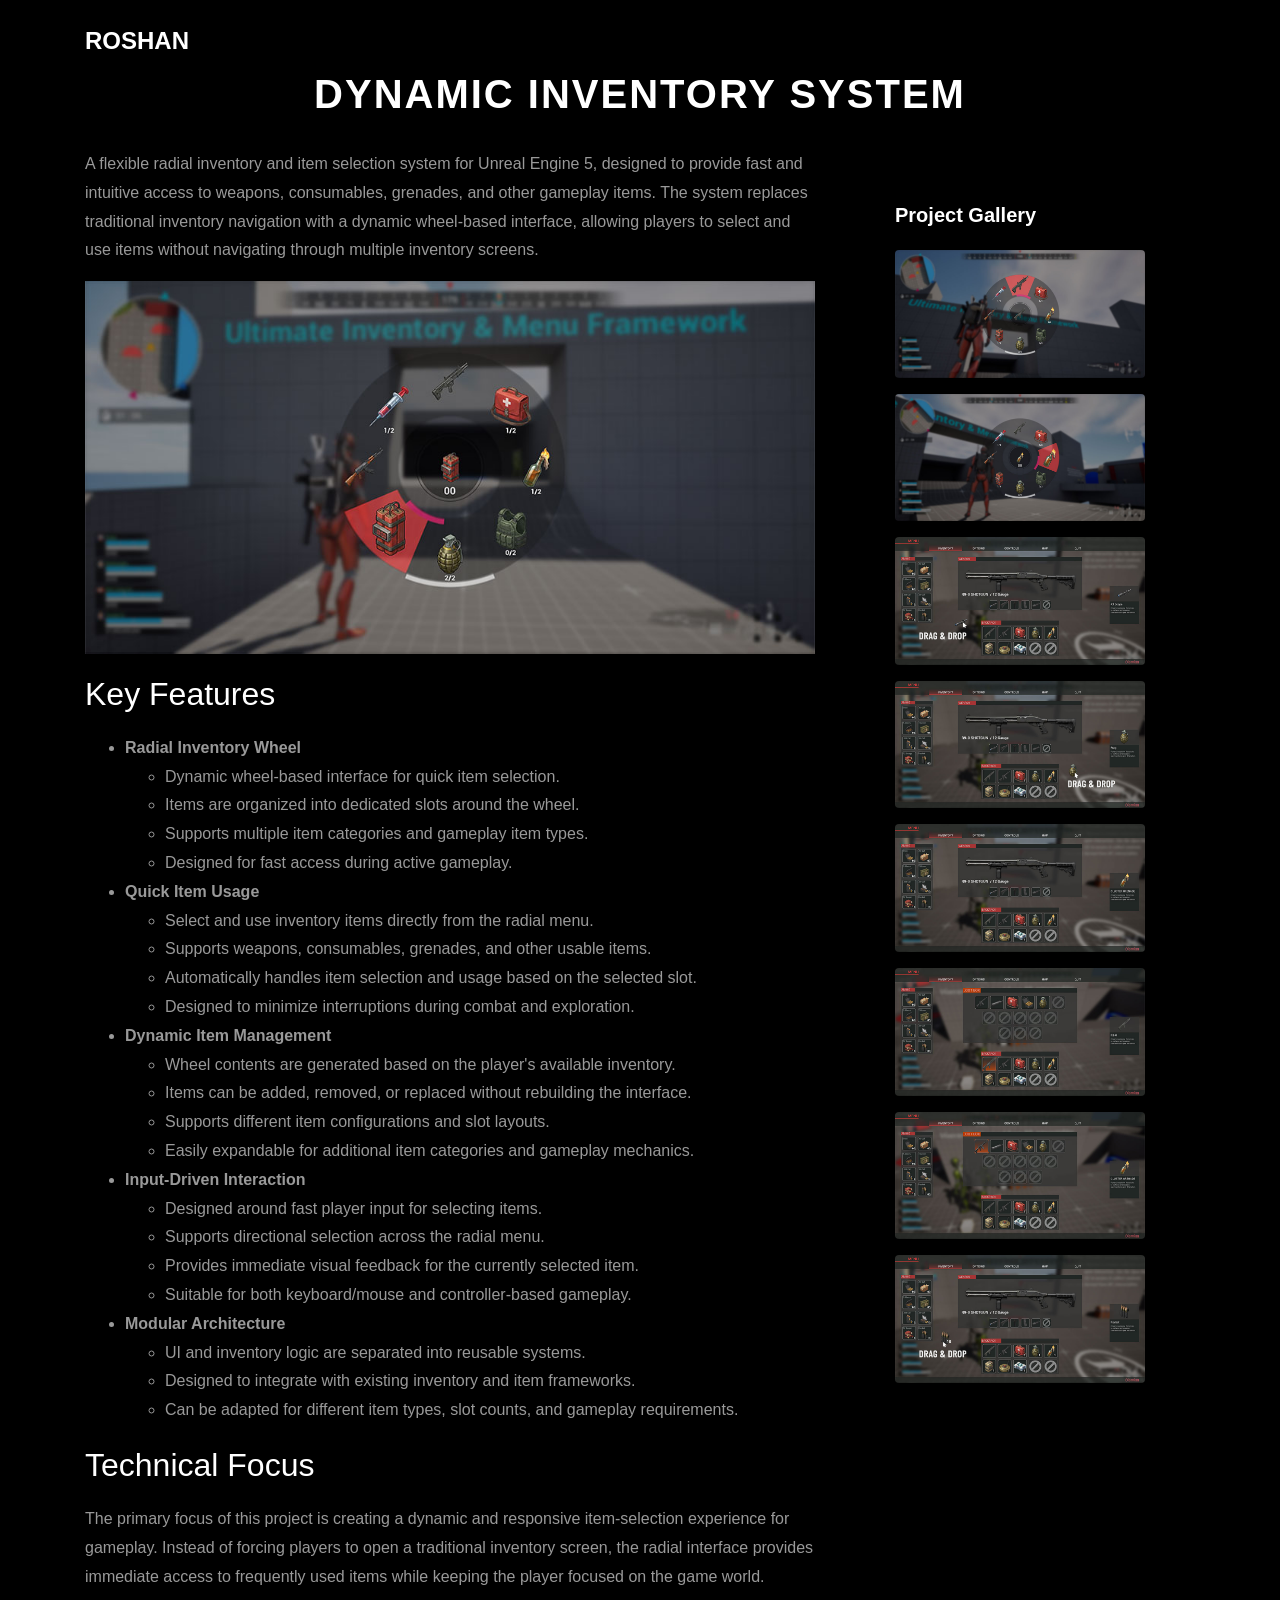
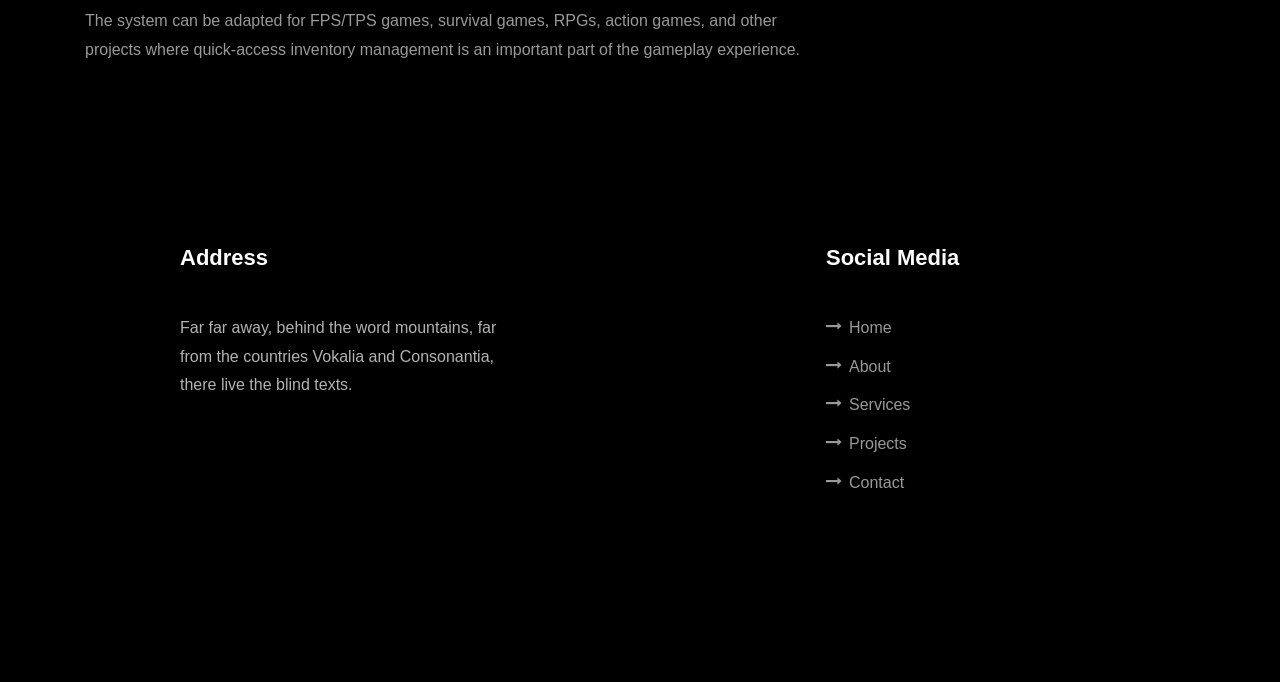
<file: Dynamic Inventory System.html>
<!DOCTYPE html>
<html lang="en">
  <head>
    <title>Clark - Free Bootstrap 4 Template by Colorlib</title>
    <meta charset="utf-8">
    <meta name="viewport" content="width=device-width, initial-scale=1, shrink-to-fit=no">
    
    <link href="https://fonts.googleapis.com/css?family=Poppins:100,200,300,400,500,600,700,800,900" rel="stylesheet">

    <link rel="stylesheet" href="css/open-iconic-bootstrap.min.css">
    <link rel="stylesheet" href="css/animate.css">
    
    <link rel="stylesheet" href="css/owl.carousel.min.css">
    <link rel="stylesheet" href="css/owl.theme.default.min.css">
    <link rel="stylesheet" href="css/magnific-popup.css">

    <link rel="stylesheet" href="css/aos.css">

    <link rel="stylesheet" href="css/ionicons.min.css">
    
    <link rel="stylesheet" href="css/flaticon.css">
    <link rel="stylesheet" href="css/icomoon.css">
    <link rel="stylesheet" href="css/style.css">
  </head>
  <body data-spy="scroll" data-target=".site-navbar-target" data-offset="300">
	  
	  
    <nav class="navbar navbar-expand-lg navbar-dark ftco_navbar ftco-navbar-light site-navbar-target" id="ftco-navbar">
	    <div class="container">
	      <a class="navbar-brand" href="index.html">ROSHAN</a>
	      <button class="navbar-toggler js-fh5co-nav-toggle fh5co-nav-toggle" type="button" data-toggle="collapse" data-target="#ftco-nav" aria-controls="ftco-nav" aria-expanded="false" aria-label="Toggle navigation">
	        <span class="oi oi-menu"></span> Menu
	      </button>
	    </div>
	  </nav>
	  <section class="ftco-section pt-4 pb-2" style="margin-top: 40px;">
    <div class="container">
    <div class="row">
      <div class="col-md-12 text-center">
        <h1 class="mb-0" style="font-size: 2.5rem; font-weight: 800; letter-spacing: 2px; text-transform: uppercase;">Dynamic Inventory System</h1>
      </div>
    </div>
    </div>
    </section>

    <section class="ftco-section pt-2" style="margin-top: 10px;">
      <div class="container">
        <div class="row">
          <div class="col-lg-8 ftco-animate">
            <p>
  A flexible radial inventory and item selection system for Unreal Engine 5, designed to provide fast
  and intuitive access to weapons, consumables, grenades, and other gameplay items. The system
  replaces traditional inventory navigation with a dynamic wheel-based interface, allowing players to
  select and use items without navigating through multiple inventory screens.
</p>
              <img src="images/Dynamic Inventory System/00.jpg" alt="" class="img-fluid">
            </p>
<h2 class="mb-3">Key Features</h2>
<ul>
<li><b>Radial Inventory Wheel</b></li>
<ul>
  <li>Dynamic wheel-based interface for quick item selection.</li>
  <li>Items are organized into dedicated slots around the wheel.</li>
  <li>Supports multiple item categories and gameplay item types.</li>
  <li>Designed for fast access during active gameplay.</li>
</ul>

<li><b>Quick Item Usage</b></li>
<ul>
  <li>Select and use inventory items directly from the radial menu.</li>
  <li>Supports weapons, consumables, grenades, and other usable items.</li>
  <li>Automatically handles item selection and usage based on the selected slot.</li>
  <li>Designed to minimize interruptions during combat and exploration.</li>
</ul>

<li><b>Dynamic Item Management</b></li>
<ul>
  <li>Wheel contents are generated based on the player's available inventory.</li>
  <li>Items can be added, removed, or replaced without rebuilding the interface.</li>
  <li>Supports different item configurations and slot layouts.</li>
  <li>Easily expandable for additional item categories and gameplay mechanics.</li>
</ul>

<li><b>Input-Driven Interaction</b></li>
<ul>
  <li>Designed around fast player input for selecting items.</li>
  <li>Supports directional selection across the radial menu.</li>
  <li>Provides immediate visual feedback for the currently selected item.</li>
  <li>Suitable for both keyboard/mouse and controller-based gameplay.</li>
</ul>

<li><b>Modular Architecture</b></li>
<ul>
  <li>UI and inventory logic are separated into reusable systems.</li>
  <li>Designed to integrate with existing inventory and item frameworks.</li>
  <li>Can be adapted for different item types, slot counts, and gameplay requirements.</li>
</ul>
</ul>
<h2 class="mb-3">Technical Focus</h2>

<p>
  The primary focus of this project is creating a dynamic and responsive item-selection experience for
  gameplay. Instead of forcing players to open a traditional inventory screen, the radial interface
  provides immediate access to frequently used items while keeping the player focused on the game world.
</p>
<p>The system can be adapted for FPS/TPS games, survival games, RPGs, action games, and other
projects where quick-access inventory management is an important part of the gameplay experience.
</p>

          </div> <!-- .col-md-8 -->
          <div class="col-lg-4 sidebar ftco-animate">
            <div class="sidebar-box">
             <div class="sidebar-box ftco-animate">
               <h3 class="heading-sidebar">Project Gallery</h3>
               <div class="project-gallery">
                <a href="images/Dynamic Inventory System/01.jpg" class="d-block mb-3">
                <img src="images/Dynamic Inventory System/01.jpg" alt="Project image 2" class="img-fluid rounded">
                </a>
                <a href="images/Dynamic Inventory System/02.jpg" class="d-block mb-3">
                <img src="images/Dynamic Inventory System/02.jpg" alt="Project image 2" class="img-fluid rounded">
                </a>
                <a href="images/Dynamic Inventory System/03.jpg" class="d-block mb-3">
                <img src="images/Dynamic Inventory System/03.jpg" alt="Project image 2" class="img-fluid rounded">
                </a>
                <a href="images/Dynamic Inventory System/04.jpg" class="d-block mb-3">
                <img src="images/Dynamic Inventory System/04.jpg" alt="Project image 2" class="img-fluid rounded">
                </a>
                <a href="images/Dynamic Inventory System/05.jpg" class="d-block mb-3">
                <img src="images/Dynamic Inventory System/05.jpg" alt="Project image 2" class="img-fluid rounded">
                </a>
                <a href="images/Dynamic Inventory System/06.jpg" class="d-block mb-3">
                <img src="images/Dynamic Inventory System/06.jpg" alt="Project image 2" class="img-fluid rounded">
                </a>
                <a href="images/Dynamic Inventory System/07.jpg" class="d-block mb-3">
                <img src="images/Dynamic Inventory System/07.jpg" alt="Project image 2" class="img-fluid rounded">
                </a>
                <a href="images/Dynamic Inventory System/08.jpg" class="d-block mb-3">
                <img src="images/Dynamic Inventory System/08.jpg" alt="Project image 2" class="img-fluid rounded">
                </a>

            </div>
            </div> 
            </div>
    </section> <!-- .section -->
		

    <footer class="ftco-footer ftco-section">
      <div class="container">
        <div class="row mb-5 justify-content-around">
          <div class="col-md-4">
            <div class="ftco-footer-widget mb-4">
              <h2 class="ftco-heading-2">Address</h2>
              <p>Far far away, behind the word mountains, far from the countries Vokalia and Consonantia, there live the blind texts.</p>
            </div>
          </div>
          <div class="col-md-4 footer-social-column">
            <div class="ftco-footer-widget mb-4">
              <h2 class="ftco-heading-2">Social Media</h2>
              <ul class="list-unstyled">
                <li><a href="#"><span class="icon-long-arrow-right mr-2"></span>Home</a></li>
                <li><a href="#"><span class="icon-long-arrow-right mr-2"></span>About</a></li>
                <li><a href="#"><span class="icon-long-arrow-right mr-2"></span>Services</a></li>
                <li><a href="#"><span class="icon-long-arrow-right mr-2"></span>Projects</a></li>
                <li><a href="#"><span class="icon-long-arrow-right mr-2"></span>Contact</a></li>
              </ul>
            </div>
          </div>
          </div>
        </div>
    </footer>
    
  

  <!-- loader -->
  <div id="ftco-loader" class="show fullscreen"><svg class="circular" width="48px" height="48px"><circle class="path-bg" cx="24" cy="24" r="22" fill="none" stroke-width="4" stroke="#eeeeee"/><circle class="path" cx="24" cy="24" r="22" fill="none" stroke-width="4" stroke-miterlimit="10" stroke="#F96D00"/></svg></div>


  <script src="js/jquery.min.js"></script>
  <script src="js/jquery-migrate-3.0.1.min.js"></script>
  <script src="js/popper.min.js"></script>
  <script src="js/bootstrap.min.js"></script>
  <script src="js/jquery.easing.1.3.js"></script>
  <script src="js/jquery.waypoints.min.js"></script>
  <script src="js/jquery.stellar.min.js"></script>
  <script src="js/owl.carousel.min.js"></script>
  <script src="js/jquery.magnific-popup.min.js"></script>
  <script src="js/aos.js"></script>
  <script src="js/jquery.animateNumber.min.js"></script>
  <script src="js/scrollax.min.js"></script>
  
  <script src="js/main.js"></script>
    
  </body>
</html>
</file>
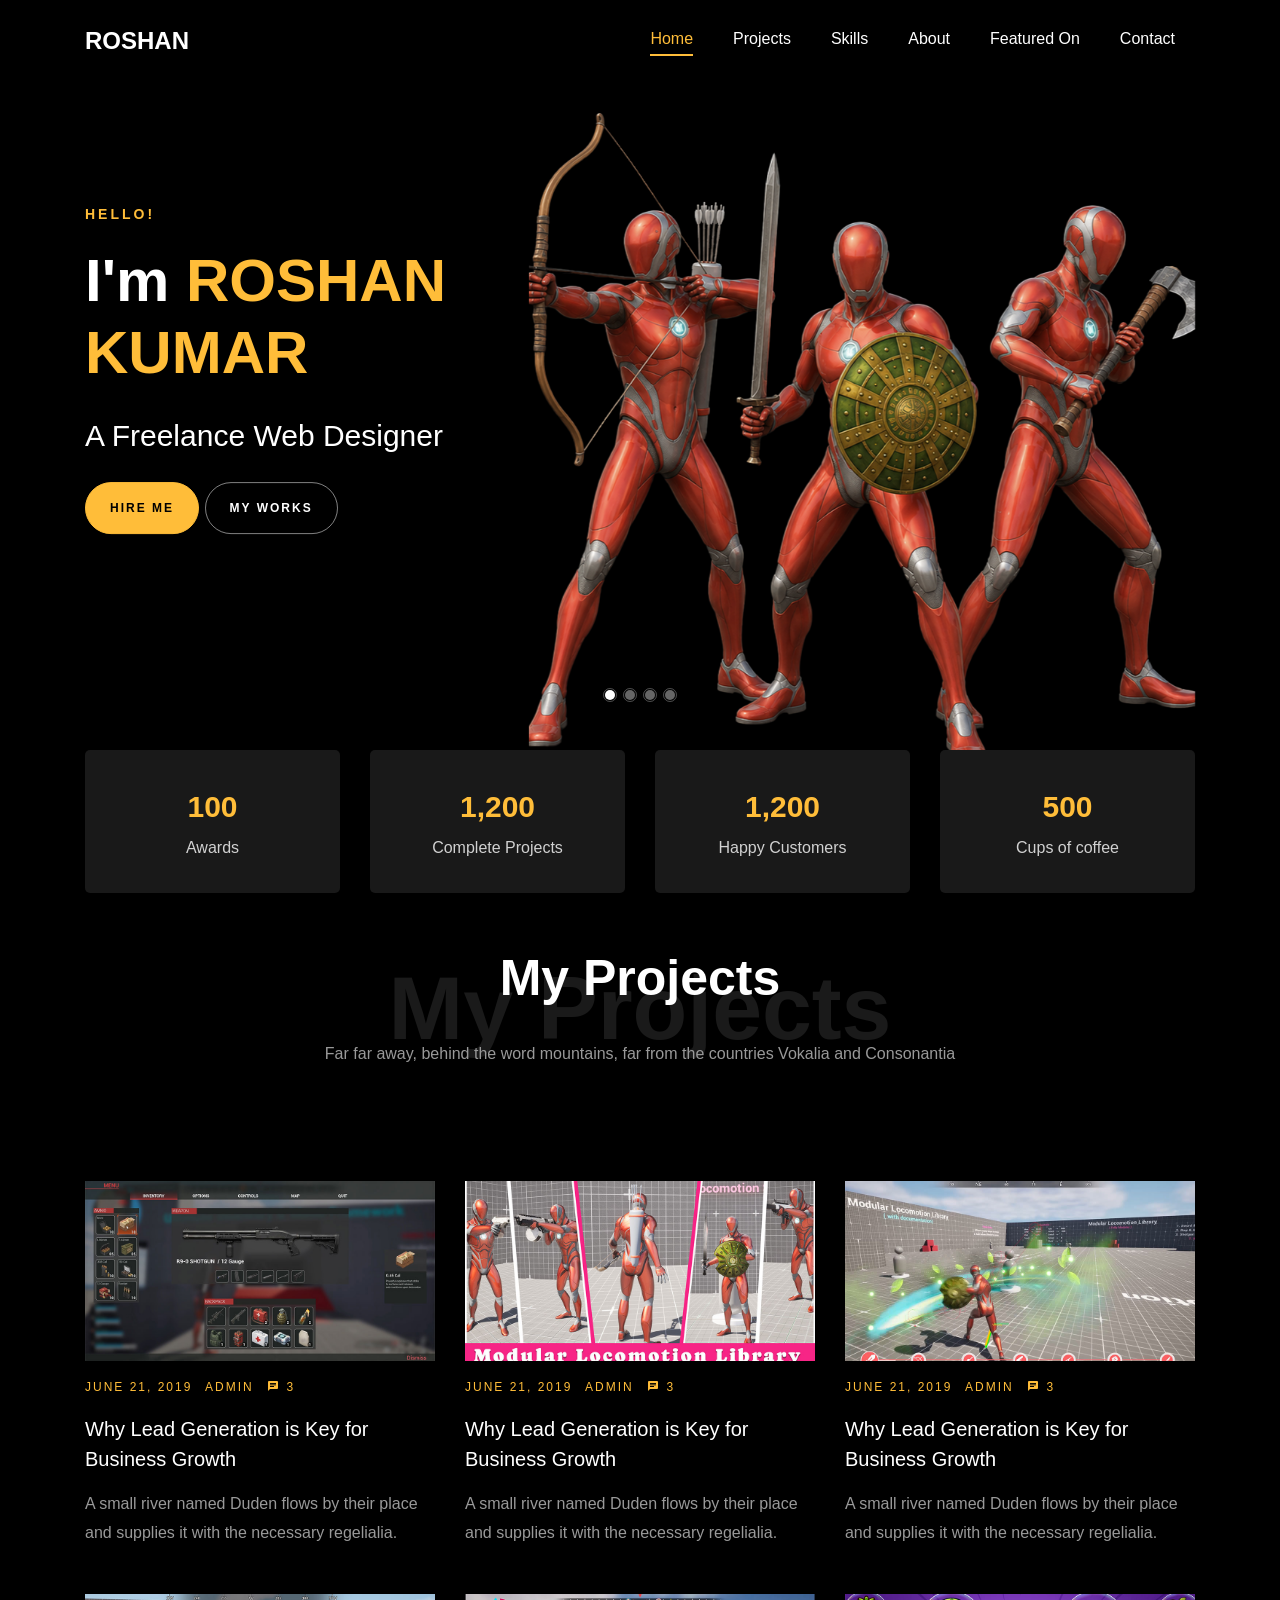
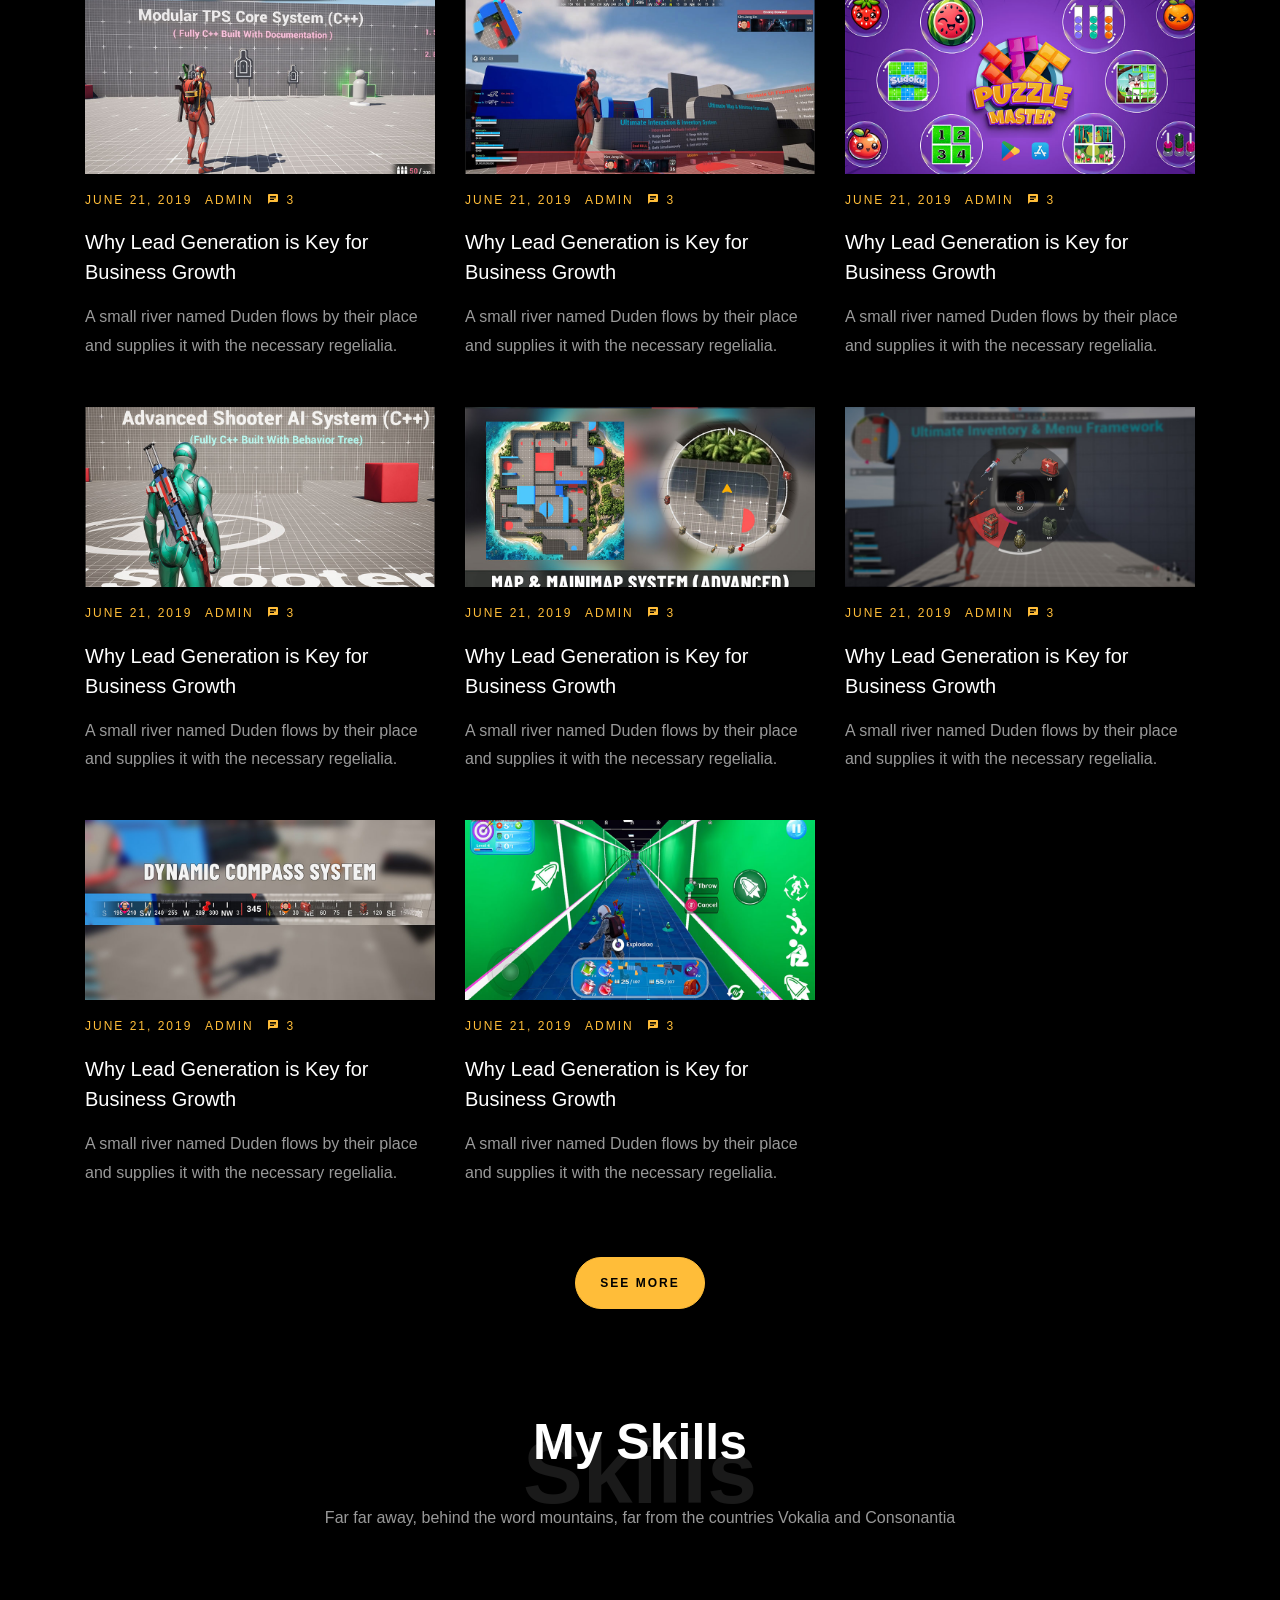
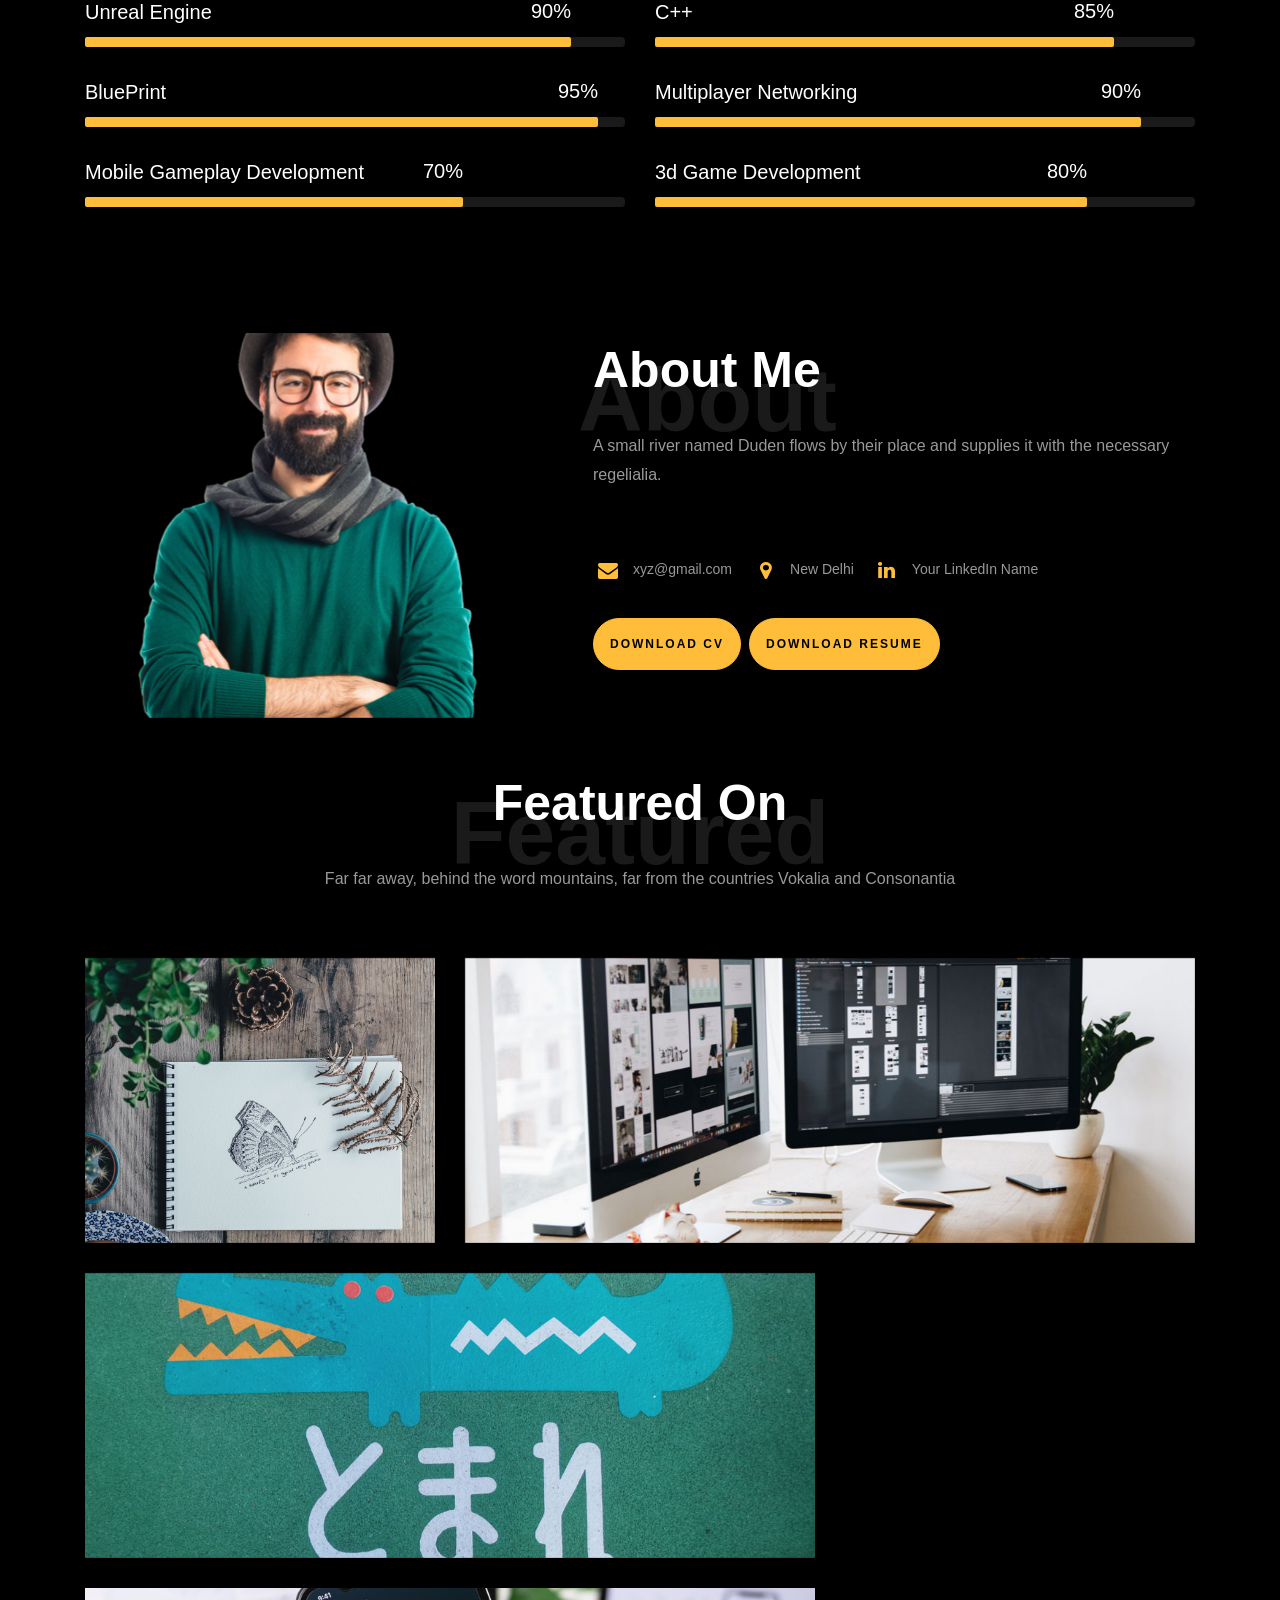
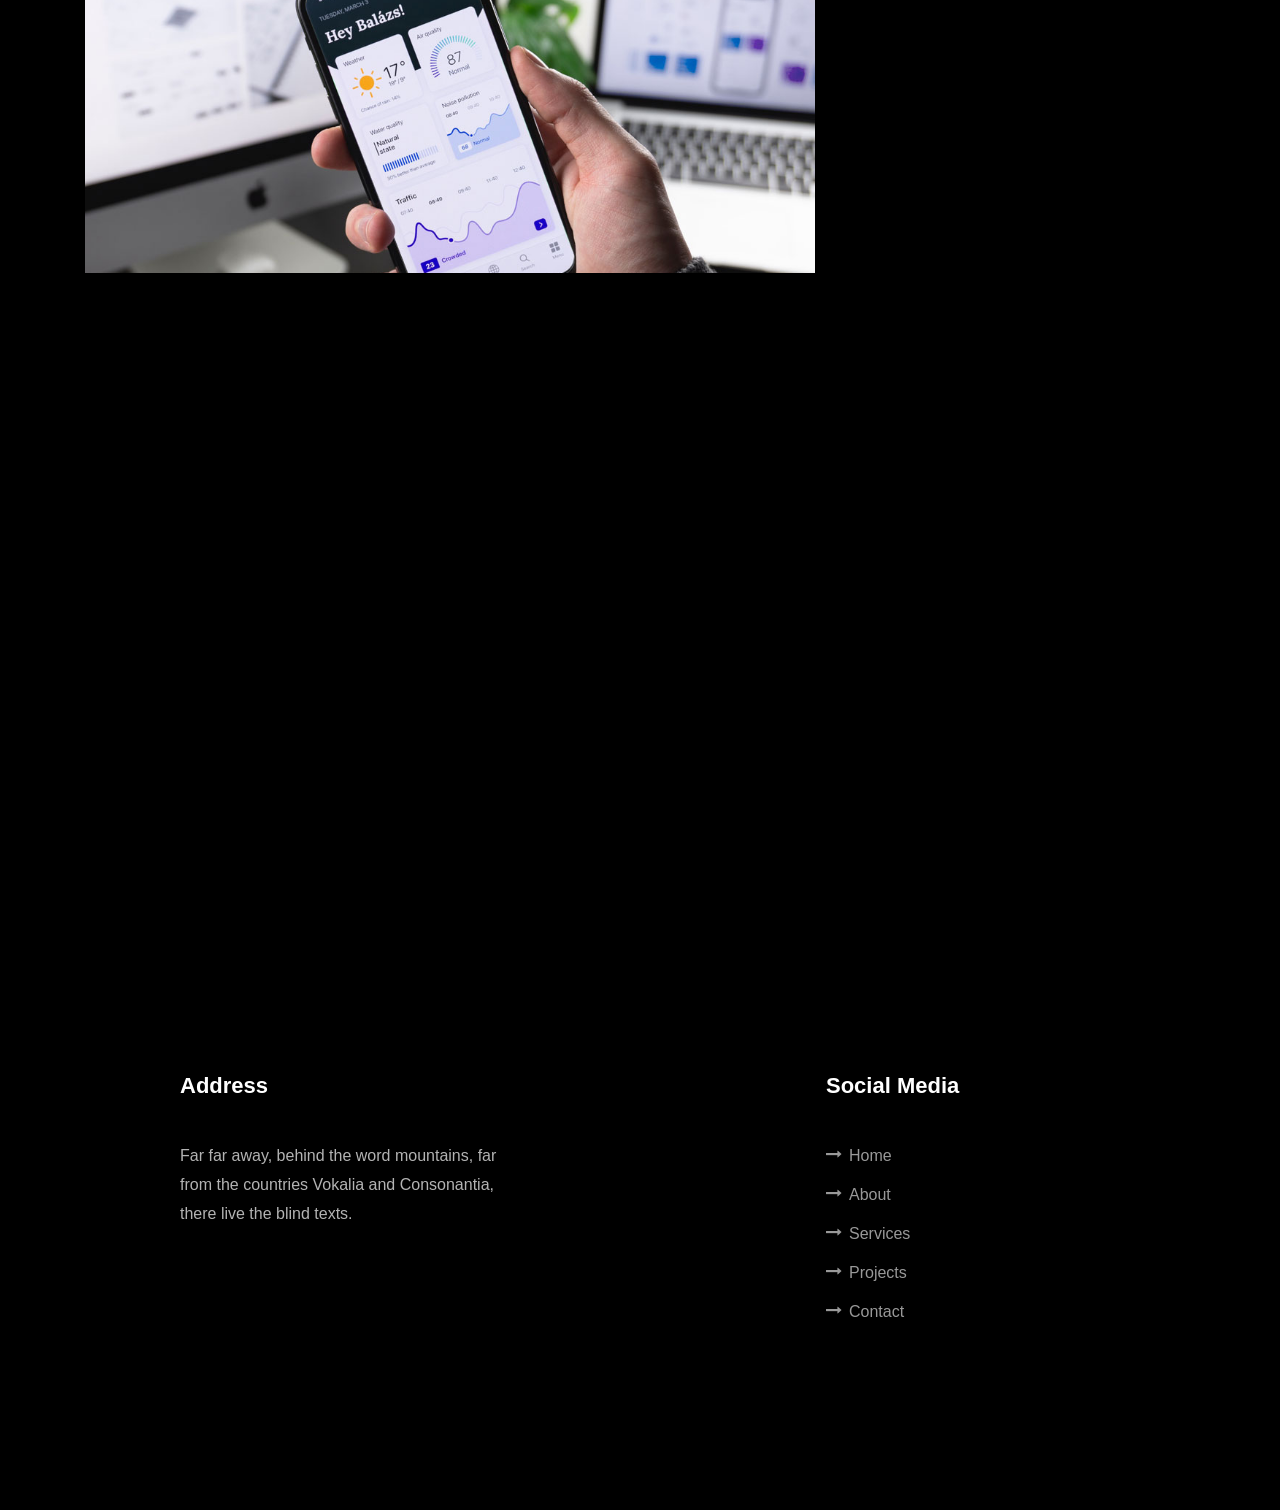
<file: index1.html>
<!DOCTYPE html>
<html lang="en">
  <head>
    <title>ROSHAN - PERSONAL WEBSITE</title>
    <meta charset="utf-8">
    <meta name="viewport" content="width=device-width, initial-scale=1, shrink-to-fit=no">
    
    <link href="https://fonts.googleapis.com/css?family=Poppins:100,200,300,400,500,600,700,800,900" rel="stylesheet">

    <link rel="stylesheet" href="css/open-iconic-bootstrap.min.css">
    <link rel="stylesheet" href="css/animate.css">
    
    <link rel="stylesheet" href="css/owl.carousel.min.css">
    <link rel="stylesheet" href="css/owl.theme.default.min.css">
    <link rel="stylesheet" href="css/magnific-popup.css">

    <link rel="stylesheet" href="css/aos.css">

    <link rel="stylesheet" href="css/ionicons.min.css">
    
    <link rel="stylesheet" href="css/flaticon.css">
    <link rel="stylesheet" href="css/icomoon.css">
    <link rel="stylesheet" href="css/style.css?v=6">
  </head>
  <body data-spy="scroll" data-target=".site-navbar-target" data-offset="300">
	  
	  
    <nav class="navbar navbar-expand-lg navbar-dark ftco_navbar ftco-navbar-light site-navbar-target" id="ftco-navbar">
	    <div class="container">
	      <a class="navbar-brand" href="index.html">ROSHAN</a>
	      <button class="navbar-toggler js-fh5co-nav-toggle fh5co-nav-toggle" type="button" data-toggle="collapse" data-target="#ftco-nav" aria-controls="ftco-nav" aria-expanded="false" aria-label="Toggle navigation">
	        <span class="oi oi-menu"></span> Menu
	      </button>

	      <div class="collapse navbar-collapse" id="ftco-nav">
	        <ul class="navbar-nav nav ml-auto">
	          <li class="nav-item"><a href="#home-section" class="nav-link"><span>Home</span></a></li>
	         <li class="nav-item"><a href="#Projects-section" class="nav-link"><span>Projects</span></a></li>
	         <li class="nav-item"><a href="#skills-section" class="nav-link"><span>Skills</span></a></li>
	          <li class="nav-item"><a href="#about-section" class="nav-link"><span>About</span></a></li>
	          <li class="nav-item"><a href="#Featured_On-section" class="nav-link"><span>Featured On</span></a></li>
	          <li class="nav-item"><a href="#contact-section" class="nav-link"><span>Contact</span></a></li>
	        </ul>
	      </div>
	    </div>
	  </nav>
	  <section id="home-section" class="hero">
		  <div class="home-slider  owl-carousel">
	      <div class="slider-item ">
	      	<div class="overlay"></div>
	        <div class="container">
	          <div class="row d-md-flex no-gutters slider-text align-items-end justify-content-end" data-scrollax-parent="true">
	          	<div class="one-third js-fullheight order-md-last img" style="background-image:url(images/Slide/01.png);">
	          		<div class="overlay"></div>
	          	</div>
		          <div class="one-forth d-flex  align-items-center ftco-animate" data-scrollax=" properties: { translateY: '70%' }">
		          	<div class="text">
		          		<span class="subheading">Hello!</span>
			            <h1 class="mb-4 mt-3">I'm <span>ROSHAN KUMAR</span></h1>
			            <h2 class="mb-4">A Freelance Web Designer</h2>
			            <p><a href="#" class="btn btn-primary py-3 px-4">Hire me</a> <a href="#" class="btn btn-white btn-outline-white py-3 px-4">My works</a></p>
		            </div>
		          </div>
	        	</div>
	        </div>
	      </div>

	      <div class="slider-item">
	      	<div class="overlay"></div>
	        <div class="container">
	          <div class="row d-flex no-gutters slider-text align-items-end justify-content-end" data-scrollax-parent="true">
	          	<div class="one-third js-fullheight order-md-last img" style="background-image:url(images/Slide/02.png);">
	          		<div class="overlay"></div>
	          	</div>
		          <div class="one-forth d-flex align-items-center ftco-animate" data-scrollax=" properties: { translateY: '70%' }">
		          	<div class="text">
		          		<span class="subheading">Hello!</span>
			            <h1 class="mb-4 mt-3">I'm a <span>web designer</span> based in London</h1>
			            <p><a href="#" class="btn btn-primary py-3 px-4">Hire me</a> <a href="#" class="btn btn-white btn-outline-white py-3 px-4">My works</a></p>
		            </div>
		          </div>
	        	</div>
	        </div>
	      </div>
	    <div class="slider-item">
	      	<div class="overlay"></div>
	        <div class="container">
	          <div class="row d-flex no-gutters slider-text align-items-end justify-content-end" data-scrollax-parent="true">
	          	<div class="one-third js-fullheight order-md-last img" style="background-image:url(images/Slide/03.png);">
	          		<div class="overlay"></div>
	          	</div>
		          <div class="one-forth d-flex align-items-center ftco-animate" data-scrollax=" properties: { translateY: '70%' }">
		          	<div class="text">
		          		<span class="subheading">Hello!</span>
			            <h1 class="mb-4 mt-3">I'm a <span>web designer</span> based in London</h1>
			            <p><a href="#" class="btn btn-primary py-3 px-4">Hire me</a> <a href="#" class="btn btn-white btn-outline-white py-3 px-4">My works</a></p>
		            </div>
		          </div>
	        	</div>
	        </div>
	      </div>
	    <div class="slider-item">
	      	<div class="overlay"></div>
	        <div class="container">
	          <div class="row d-flex no-gutters slider-text align-items-end justify-content-end" data-scrollax-parent="true">
	          	<div class="one-third js-fullheight order-md-last img" style="background-image:url(images/Slide/04.png);">
	          		<div class="overlay"></div>
	          	</div>
		          <div class="one-forth d-flex align-items-center ftco-animate" data-scrollax=" properties: { translateY: '70%' }">
		          	<div class="text">
		          		<span class="subheading">Hello!</span>
			            <h1 class="mb-4 mt-3">I'm a <span>web designer</span> based in London</h1>
			            <p><a href="#" class="btn btn-primary py-3 px-4">Hire me</a> <a href="#" class="btn btn-white btn-outline-white py-3 px-4">My works</a></p>
		            </div>
		          </div>
	        	</div>
	        </div>
	      </div> 
	    </div>
    </section>
   
  <section class="ftco-section ftco-no-pt ftco-no-pb ftco-counter img" id="section-counter">
    	<div class="container">
				<div class="row d-md-flex align-items-center">
          <div class="col-md d-flex justify-content-center counter-wrap ftco-animate">
            <div class="block-18">
              <div class="text">
                <strong class="number" data-number="100">0</strong>
                <span>Awards</span>
              </div>
            </div>
          </div>
          <div class="col-md d-flex justify-content-center counter-wrap ftco-animate">
            <div class="block-18">
              <div class="text">
                <strong class="number" data-number="1200">0</strong>
                <span>Complete Projects</span>
              </div>
            </div>
          </div>
          <div class="col-md d-flex justify-content-center counter-wrap ftco-animate">
            <div class="block-18">
              <div class="text">
                <strong class="number" data-number="1200">0</strong>
                <span>Happy Customers</span>
              </div>
            </div>
          </div>
          <div class="col-md d-flex justify-content-center counter-wrap ftco-animate">
            <div class="block-18">
              <div class="text">
                <strong class="number" data-number="500">0</strong>
                <span>Cups of coffee</span>
              </div>
            </div>
          </div>
        </div>
      </div>
    </section>

    <section class="ftco-section" id="Projects-section">
      <div class="container">
        <div class="row justify-content-center mb-5 pb-5">
          <div class="col-md-7 heading-section text-center ftco-animate">
            <h1 class="big big-2">My Projects</h1>
            <h2 class="mb-4">My Projects</h2>
            <p>Far far away, behind the word mountains, far from the countries Vokalia and Consonantia</p>
          </div>
        </div>
        <div class="row">
          <div class="col-md-4 d-flex ftco-animate">
            <div class="blog-entry">
              <a href="Ultimate UI Framework.html" class="block-20" style="background-image: url('images/Ultimate UI Framework/00.jpg');"></a>
              <div class="text mt-3 float-right d-block">
                <div class="d-flex align-items-center mb-3 meta">
                  <p class="mb-0">
                    <span class="mr-2">June 21, 2019</span>
                    <a href="#" class="mr-2">Admin</a>
                    <a href="#" class="meta-chat"><span class="icon-chat"></span> 3</a>
                  </p>
                </div>
                <h3 class="heading"><a href="Ultimate UI Framework.html">Why Lead Generation is Key for Business Growth</a></h3>
                <p>A small river named Duden flows by their place and supplies it with the necessary regelialia.</p>
              </div>
            </div>
          </div>

          <div class="col-md-4 d-flex ftco-animate">
            <div class="blog-entry">
              <a href="Modular Locomotion Library (Multiplayer).html" class="block-20" style="background-image: url('images/Modular Locomotion Library (Multiplayer)/00.jpg');"></a>
              <div class="text mt-3 float-right d-block">
                <div class="d-flex align-items-center mb-3 meta">
                  <p class="mb-0">
                    <span class="mr-2">June 21, 2019</span>
                    <a href="#" class="mr-2">Admin</a>
                    <a href="#" class="meta-chat"><span class="icon-chat"></span> 3</a>
                  </p>
                </div>
                <h3 class="heading"><a href="Modular Locomotion Library (Multiplayer).html">Why Lead Generation is Key for Business Growth</a></h3>
                <p>A small river named Duden flows by their place and supplies it with the necessary regelialia.</p>
              </div>
            </div>
          </div>

          <div class="col-md-4 d-flex ftco-animate">
            <div class="blog-entry justify-content-end">
              <a href="Combat Mechanics (Multiplayer).html" class="block-20" style="background-image: url('images/Combat Mechanics (Multiplayer)/00.jpg');"></a>
              <div class="text mt-3 float-right d-block">
                <div class="d-flex align-items-center mb-3 meta">
                  <p class="mb-0">
                    <span class="mr-2">June 21, 2019</span>
                    <a href="#" class="mr-2">Admin</a>
                    <a href="#" class="meta-chat"><span class="icon-chat"></span> 3</a>
                  </p>
                </div>
                <h3 class="heading"><a href="Combat Mechanics (Multiplayer).html">Why Lead Generation is Key for Business Growth</a></h3>
                <p>A small river named Duden flows by their place and supplies it with the necessary regelialia.</p>
              </div>
            </div>
          </div>

          <div class="col-md-4 d-flex ftco-animate">
            <div class="blog-entry">
              <a href="Battle Royale For PC & Console (C++).html" class="block-20" style="background-image: url('images/Battle Royale For PC & Console (C++)/00.jpg');"></a>
              <div class="text mt-3 float-right d-block">
                <div class="d-flex align-items-center mb-3 meta">
                  <p class="mb-0">
                    <span class="mr-2">June 21, 2019</span>
                    <a href="#" class="mr-2">Admin</a>
                    <a href="#" class="meta-chat"><span class="icon-chat"></span> 3</a>
                  </p>
                </div>
                <h3 class="heading"><a href="Battle Royale For PC & Console (C++).html">Why Lead Generation is Key for Business Growth</a></h3>
                <p>A small river named Duden flows by their place and supplies it with the necessary regelialia.</p>
              </div>
            </div>
          </div>

          <div class="col-md-4 d-flex ftco-animate">
            <div class="blog-entry">
              <a href="Interaction & Inventory System.html" class="block-20" style="background-image: url('images/Interaction & Inventory System/00.jpg');"></a>
              <div class="text mt-3 float-right d-block">
                <div class="d-flex align-items-center mb-3 meta">
                  <p class="mb-0">
                    <span class="mr-2">June 21, 2019</span>
                    <a href="#" class="mr-2">Admin</a>
                    <a href="#" class="meta-chat"><span class="icon-chat"></span> 3</a>
                  </p>
                </div>
                <h3 class="heading"><a href="Interaction & Inventory System.html">Why Lead Generation is Key for Business Growth</a></h3>
                <p>A small river named Duden flows by their place and supplies it with the necessary regelialia.</p>
              </div>
            </div>
          </div>

          <div class="col-md-4 d-flex ftco-animate">
            <div class="blog-entry">
              <a href="Mobile Games in UE5.html" class="block-20" style="background-image: url('images/Mobile Games in UE5/00.jpg');"></a>
              <div class="text mt-3 float-right d-block">
                <div class="d-flex align-items-center mb-3 meta">
                  <p class="mb-0">
                    <span class="mr-2">June 21, 2019</span>
                    <a href="#" class="mr-2">Admin</a>
                    <a href="#" class="meta-chat"><span class="icon-chat"></span> 3</a>
                  </p>
                </div>
                <h3 class="heading"><a href="Mobile Games in UE5.html">Why Lead Generation is Key for Business Growth</a></h3>
                <p>A small river named Duden flows by their place and supplies it with the necessary regelialia.</p>
              </div>
            </div>
          </div>

          <div class="col-md-4 d-flex ftco-animate more-project" hidden>
            <div class="blog-entry">
              <a href="AI System (C++).html" class="block-20" style="background-image: url('images/AI System (C++)/00.jpg');"></a>
              <div class="text mt-3 float-right d-block">
                <div class="d-flex align-items-center mb-3 meta">
                  <p class="mb-0">
                    <span class="mr-2">June 21, 2019</span>
                    <a href="#" class="mr-2">Admin</a>
                    <a href="#" class="meta-chat"><span class="icon-chat"></span> 3</a>
                  </p>
                </div>
                <h3 class="heading"><a href="AI System (C++).html">Why Lead Generation is Key for Business Growth</a></h3>
                <p>A small river named Duden flows by their place and supplies it with the necessary regelialia.</p>
              </div>
            </div>
          </div>

          <div class="col-md-4 d-flex ftco-animate more-project" hidden>
            <div class="blog-entry">
              <a href="Map & Minimap System.html" class="block-20" style="background-image: url('images/Map & Minimap System/00.jpg');"></a>
              <div class="text mt-3 float-right d-block">
                <div class="d-flex align-items-center mb-3 meta">
                  <p class="mb-0">
                    <span class="mr-2">June 21, 2019</span>
                    <a href="#" class="mr-2">Admin</a>
                    <a href="#" class="meta-chat"><span class="icon-chat"></span> 3</a>
                  </p>
                </div>
                <h3 class="heading"><a href="Map & Minimap System.html">Why Lead Generation is Key for Business Growth</a></h3>
                <p>A small river named Duden flows by their place and supplies it with the necessary regelialia.</p>
              </div>
            </div>
          </div>

          <div class="col-md-4 d-flex ftco-animate more-project" hidden>
            <div class="blog-entry">
              <a href="Dynamic Inventory System.html" class="block-20" style="background-image: url('images/Dynamic Inventory System/00.jpg');"></a>
              <div class="text mt-3 float-right d-block">
                <div class="d-flex align-items-center mb-3 meta">
                  <p class="mb-0">
                    <span class="mr-2">June 21, 2019</span>
                    <a href="#" class="mr-2">Admin</a>
                    <a href="#" class="meta-chat"><span class="icon-chat"></span> 3</a>
                  </p>
                </div>
                <h3 class="heading"><a href="Dynamic Inventory System.html">Why Lead Generation is Key for Business Growth</a></h3>
                <p>A small river named Duden flows by their place and supplies it with the necessary regelialia.</p>
              </div>
            </div>
          </div>

          <div class="col-md-4 d-flex ftco-animate more-project" hidden>
            <div class="blog-entry">
              <a href="Dynamic Compass System.html" class="block-20" style="background-image: url('images/Dynamic Compass System/00.jpg');"></a>
              <div class="text mt-3 float-right d-block">
                <div class="d-flex align-items-center mb-3 meta">
                  <p class="mb-0">
                    <span class="mr-2">June 21, 2019</span>
                    <a href="#" class="mr-2">Admin</a>
                    <a href="#" class="meta-chat"><span class="icon-chat"></span> 3</a>
                  </p>
                </div>
                <h3 class="heading"><a href="Dynamic Compass System.html">Why Lead Generation is Key for Business Growth</a></h3>
                <p>A small river named Duden flows by their place and supplies it with the necessary regelialia.</p>
              </div>
            </div>
          </div>

          <div class="col-md-4 d-flex ftco-animate more-project" hidden>
            <div class="blog-entry">
              <a href="Battle Royale Mobile.html" class="block-20" style="background-image: url('images/Battle Royale Mobile/00.jpg');"></a>
              <div class="text mt-3 float-right d-block">
                <div class="d-flex align-items-center mb-3 meta">
                  <p class="mb-0">
                    <span class="mr-2">June 21, 2019</span>
                    <a href="#" class="mr-2">Admin</a>
                    <a href="#" class="meta-chat"><span class="icon-chat"></span> 3</a>
                  </p>
                </div>
                <h3 class="heading"><a href="Battle Royale Mobile.html">Why Lead Generation is Key for Business Growth</a></h3>
                <p>A small river named Duden flows by their place and supplies it with the necessary regelialia.</p>
              </div>
            </div>
          </div>
        </div>

        <div class="row justify-content-center mt-4">
          <div class="col-md-4 text-center">
            <button id="show-more-projects-btn" class="btn btn-primary py-3 px-4" onclick="document.querySelectorAll('.more-project').forEach(function(el){ el.style.display='block'; el.hidden=false; }); this.style.display='none';">
              See More
            </button>
          </div>
        </div>
    </section>
    
  <section class="ftco-section" id="skills-section">
			<div class="container">
				<div class="row justify-content-center pb-5">
          <div class="col-md-12 heading-section text-center ftco-animate">
          	<h1 class="big big-2">Skills</h1>
            <h2 class="mb-4">My Skills</h2>
            <p>Far far away, behind the word mountains, far from the countries Vokalia and Consonantia</p>
          </div>
        </div>
				<div class="row">
					<div class="col-md-6 animate-box">
						<div class="progress-wrap ftco-animate">
							<h3>Unreal Engine</h3>
							<div class="progress">
							 	<div class="progress-bar color-1" role="progressbar" aria-valuenow="90"
							  	aria-valuemin="0" aria-valuemax="100" style="width:90%">
							    <span>90%</span>
							  	</div>
							</div>
						</div>
					</div>
					<div class="col-md-6 animate-box">
						<div class="progress-wrap ftco-animate">
							<h3>C++</h3>
							<div class="progress">
							 	<div class="progress-bar color-2" role="progressbar" aria-valuenow="85"
							  	aria-valuemin="0" aria-valuemax="100" style="width:85%">
							    <span>85%</span>
							  	</div>
							</div>
						</div>
					</div>
					<div class="col-md-6 animate-box">
						<div class="progress-wrap ftco-animate">
							<h3>BluePrint</h3>
							<div class="progress">
							 	<div class="progress-bar color-3" role="progressbar" aria-valuenow="95"
							  	aria-valuemin="0" aria-valuemax="100" style="width:95%">
							    <span>95%</span>
							  	</div>
							</div>
						</div>
					</div>
					<div class="col-md-6 animate-box">
						<div class="progress-wrap ftco-animate">
							<h3>Multiplayer Networking</h3>
							<div class="progress">
							 	<div class="progress-bar color-4" role="progressbar" aria-valuenow="90"
							  	aria-valuemin="0" aria-valuemax="100" style="width:90%">
							    <span>90%</span>
							  	</div>
							</div>
						</div>
					</div>
					<div class="col-md-6 animate-box">
						<div class="progress-wrap ftco-animate">
							<h3>Mobile Gameplay Development</h3>
							<div class="progress">
							 	<div class="progress-bar color-5" role="progressbar" aria-valuenow="70"
							  	aria-valuemin="0" aria-valuemax="100" style="width:70%">
							    <span>70%</span>
							  	</div>
							</div>
						</div>
					</div>
					<div class="col-md-6 animate-box">
						<div class="progress-wrap ftco-animate">
							<h3>3d Game Development</h3>
							<div class="progress">
							 	<div class="progress-bar color-6" role="progressbar" aria-valuenow="80"
							  	aria-valuemin="0" aria-valuemax="100" style="width:80%">
							    <span>80%</span>
							  	</div>
							</div>
						</div>
					</div>
				</div>
			</div>
		</section>

    <section class="ftco-about img ftco-section ftco-no-pb" id="about-section">
    	<div class="container">
    		<div class="row d-flex">
    			<div class="col-md-6 col-lg-5 d-flex">
    				<div class="img-about img d-flex align-items-stretch">
    					<div class="overlay"></div>
	    				<div class="img d-flex align-self-stretch align-items-center" style="background-image:url(images/bg_1.png);">
	    				</div>
    				</div>
    			</div>
    			<div class="col-md-6 col-lg-7 pl-lg-5 pb-5">
    				<div class="row justify-content-start pb-3">
		          <div class="col-md-12 heading-section ftco-animate">
		          	<h1 class="big">About</h1>
		            <h2 class="mb-4">About Me</h2>
		            <p>A small river named Duden flows by their place and supplies it with the necessary regelialia.</p>
		            
		          <ul class="contact-details list-unstyled float-md-left float-lft mt-5">
                <li class="ftco-animate"><a href="mailto:xyz@gmail.com"><span class="icon-envelope"></span><span>xyz@gmail.com</span></a></li>
                <li class="ftco-animate"><span class="icon-map-marker"></span><span>New Delhi</span></li>
                <li class="ftco-animate"><a href="#"><span class="icon-linkedin"></span><span>Your LinkedIn Name</span></a></li>
              </ul>
		          </div>
		        </div>
	          <div class="counter-wrap ftco-animate d-flex mt-md-3">
              <div class="text d-flex align-items-center">
                <a href="#" class="btn btn-primary py-3 px-3 mr-2">Download CV</a>
                <a href="#" class="btn btn-primary py-3 px-3">Download Resume</a>
              </div>
	          </div>
	        </div>
        </div>
    	</div>
    </section>

    <section class="ftco-section ftco-project" id="Featured_On-section">
    	<div class="container">
    		<div class="row justify-content-center pb-5">
          <div class="col-md-12 heading-section text-center ftco-animate">
          	<h1 class="big big-2">Featured</h1>
            <h2 class="mb-4">Featured On</h2>
            <p>Far far away, behind the word mountains, far from the countries Vokalia and Consonantia</p>
          </div>
        </div>
    		<div class="row">
    			<div class="col-md-4">
    				<div class="project img ftco-animate d-flex justify-content-center align-items-center" style="background-image: url(images/project-4.jpg);">
    					<div class="overlay"></div>
	    				<div class="text text-center p-4">
	    					<h3><a href="#">Branding &amp; Illustration Design</a></h3>
	    					<span>Web Design</span>
	    				</div>
    				</div>
  				</div>
  				<div class="col-md-8">
    				<div class="project img ftco-animate d-flex justify-content-center align-items-center" style="background-image: url(images/project-5.jpg);">
    					<div class="overlay"></div>
	    				<div class="text text-center p-4">
	    					<h3><a href="#">Branding &amp; Illustration Design</a></h3>
	    					<span>Web Design</span>
	    				</div>
    				</div>
  				</div>

    			<div class="col-md-8">
    				<div class="project img ftco-animate d-flex justify-content-center align-items-center" style="background-image: url(images/project-1.jpg);">
    					<div class="overlay"></div>
	    				<div class="text text-center p-4">
	    					<h3><a href="#">Branding &amp; Illustration Design</a></h3>
	    					<span>Web Design</span>
	    				</div>
    				</div>

    				<div class="project img ftco-animate d-flex justify-content-center align-items-center" style="background-image: url(images/project-6.jpg);">
    					<div class="overlay"></div>
	    				<div class="text text-center p-4">
	    					<h3><a href="#">Branding &amp; Illustration Design</a></h3>
	    					<span>Web Design</span>
	    				</div>
    				</div>
    			</div>
    			<div class="col-md-4">
    				<div class="row">
    					<div class="col-md-12">
		    				<div class="project img ftco-animate d-flex justify-content-center align-items-center" style="background-image: url(images/project-2.jpg);">
		    					<div class="overlay"></div>
			    				<div class="text text-center p-4">
			    					<h3><a href="#">Branding &amp; Illustration Design</a></h3>
			    					<span>Web Design</span>
			    				</div>
		    				</div>
	    				</div>
	    				<div class="col-md-12">
		    				<div class="project img ftco-animate d-flex justify-content-center align-items-center" style="background-image: url(images/project-3.jpg);">
		    					<div class="overlay"></div>
			    				<div class="text text-center p-4">
			    					<h3><a href="#">Branding &amp; Illustration Design</a></h3>
			    					<span>Web Design</span>
			    				</div>
		    				</div>
	    				</div>
    				</div>
    			</div>
    		</div>
    	</div>
    </section>

    <section class="ftco-section contact-section ftco-no-pb" id="contact-section">
      <div class="container">
      	<div class="row justify-content-center mb-5 pb-3">
          <div class="col-md-7 heading-section text-center ftco-animate">
            <h1 class="big big-2">Contact</h1>
            <h2 class="mb-4">Contact Me</h2>
            <p>Far far away, behind the word mountains, far from the countries Vokalia and Consonantia</p>
          </div>
        </div>

        <div class="row d-flex contact-info mb-5">
          <div class="col-md-6 col-lg-3 d-flex ftco-animate">
          	<div class="align-self-stretch box p-4 text-center">
          		<div class="icon d-flex align-items-center justify-content-center">
          			<span class="icon-map-signs"></span>
          		</div>
          		<h3 class="mb-4">Address</h3>
	            <p>198 West 21th Street, Suite 721 New York NY 10016</p>
	          </div>
          </div>
          <div class="col-md-6 col-lg-3 d-flex ftco-animate">
          	<div class="align-self-stretch box p-4 text-center">
          		<div class="icon d-flex align-items-center justify-content-center">
          			<span class="icon-phone2"></span>
          		</div>
          		<h3 class="mb-4">Contact Number</h3>
	            <p><a href="tel://1234567920">+ 1235 2355 98</a></p>
	          </div>
          </div>
          <div class="col-md-6 col-lg-3 d-flex ftco-animate">
          	<div class="align-self-stretch box p-4 text-center">
          		<div class="icon d-flex align-items-center justify-content-center">
          			<span class="icon-paper-plane"></span>
          		</div>
          		<h3 class="mb-4">Email Address</h3>
	            <p><a href="mailto:info@yoursite.com">info@yoursite.com</a></p>
	          </div>
          </div>
          <div class="col-md-6 col-lg-3 d-flex ftco-animate">
          	<div class="align-self-stretch box p-4 text-center">
          		<div class="icon d-flex align-items-center justify-content-center">
          			<span class="icon-globe"></span>
          		</div>
          		<h3 class="mb-4">Website</h3>
	            <p><a href="#">yoursite.com</a></p>
	          </div>
          </div>
        </div>

        <div class="row no-gutters block-9 justify-content-center">
          <div class="col-md-6 d-flex">
	          	<div class="img" style="background-image: url(images/about.jpg);"></div>
          </div>
        </div>
      </div>
    </section>
		
    <footer class="ftco-footer ftco-section">
      <div class="container">
        <div class="row mb-5 justify-content-around">
          <div class="col-md-4">
            <div class="ftco-footer-widget mb-4">
              <h2 class="ftco-heading-2">Address</h2>
              <p>Far far away, behind the word mountains, far from the countries Vokalia and Consonantia, there live the blind texts.</p>
            </div>
          </div>
          <div class="col-md-4 footer-social-column">
            <div class="ftco-footer-widget mb-4">
              <h2 class="ftco-heading-2">Social Media</h2>
              <ul class="list-unstyled">
                <li><a href="#"><span class="icon-long-arrow-right mr-2"></span>Home</a></li>
                <li><a href="#"><span class="icon-long-arrow-right mr-2"></span>About</a></li>
                <li><a href="#"><span class="icon-long-arrow-right mr-2"></span>Services</a></li>
                <li><a href="#"><span class="icon-long-arrow-right mr-2"></span>Projects</a></li>
                <li><a href="#"><span class="icon-long-arrow-right mr-2"></span>Contact</a></li>
              </ul>
            </div>
          </div>
          </div>
        </div>
    </footer>
    
  

  <!-- loader -->
  <div id="ftco-loader" class="show fullscreen"><svg class="circular" width="48px" height="48px"><circle class="path-bg" cx="24" cy="24" r="22" fill="none" stroke-width="4" stroke="#eeeeee"/><circle class="path" cx="24" cy="24" r="22" fill="none" stroke-width="4" stroke-miterlimit="10" stroke="#F96D00"/></svg></div>


  <script src="js/jquery.min.js"></script>
  <script src="js/jquery-migrate-3.0.1.min.js"></script>
  <script src="js/popper.min.js"></script>
  <script src="js/bootstrap.min.js"></script>
  <script src="js/jquery.easing.1.3.js"></script>
  <script src="js/jquery.waypoints.min.js"></script>
  <script src="js/jquery.stellar.min.js"></script>
  <script src="js/owl.carousel.min.js"></script>
  <script src="js/jquery.magnific-popup.min.js"></script>
  <script src="js/aos.js"></script>
  <script src="js/jquery.animateNumber.min.js"></script>
  <script src="js/scrollax.min.js"></script>
  
  <script src="js/main.js?v=2"></script>
    
  </body>
</html>
</file>
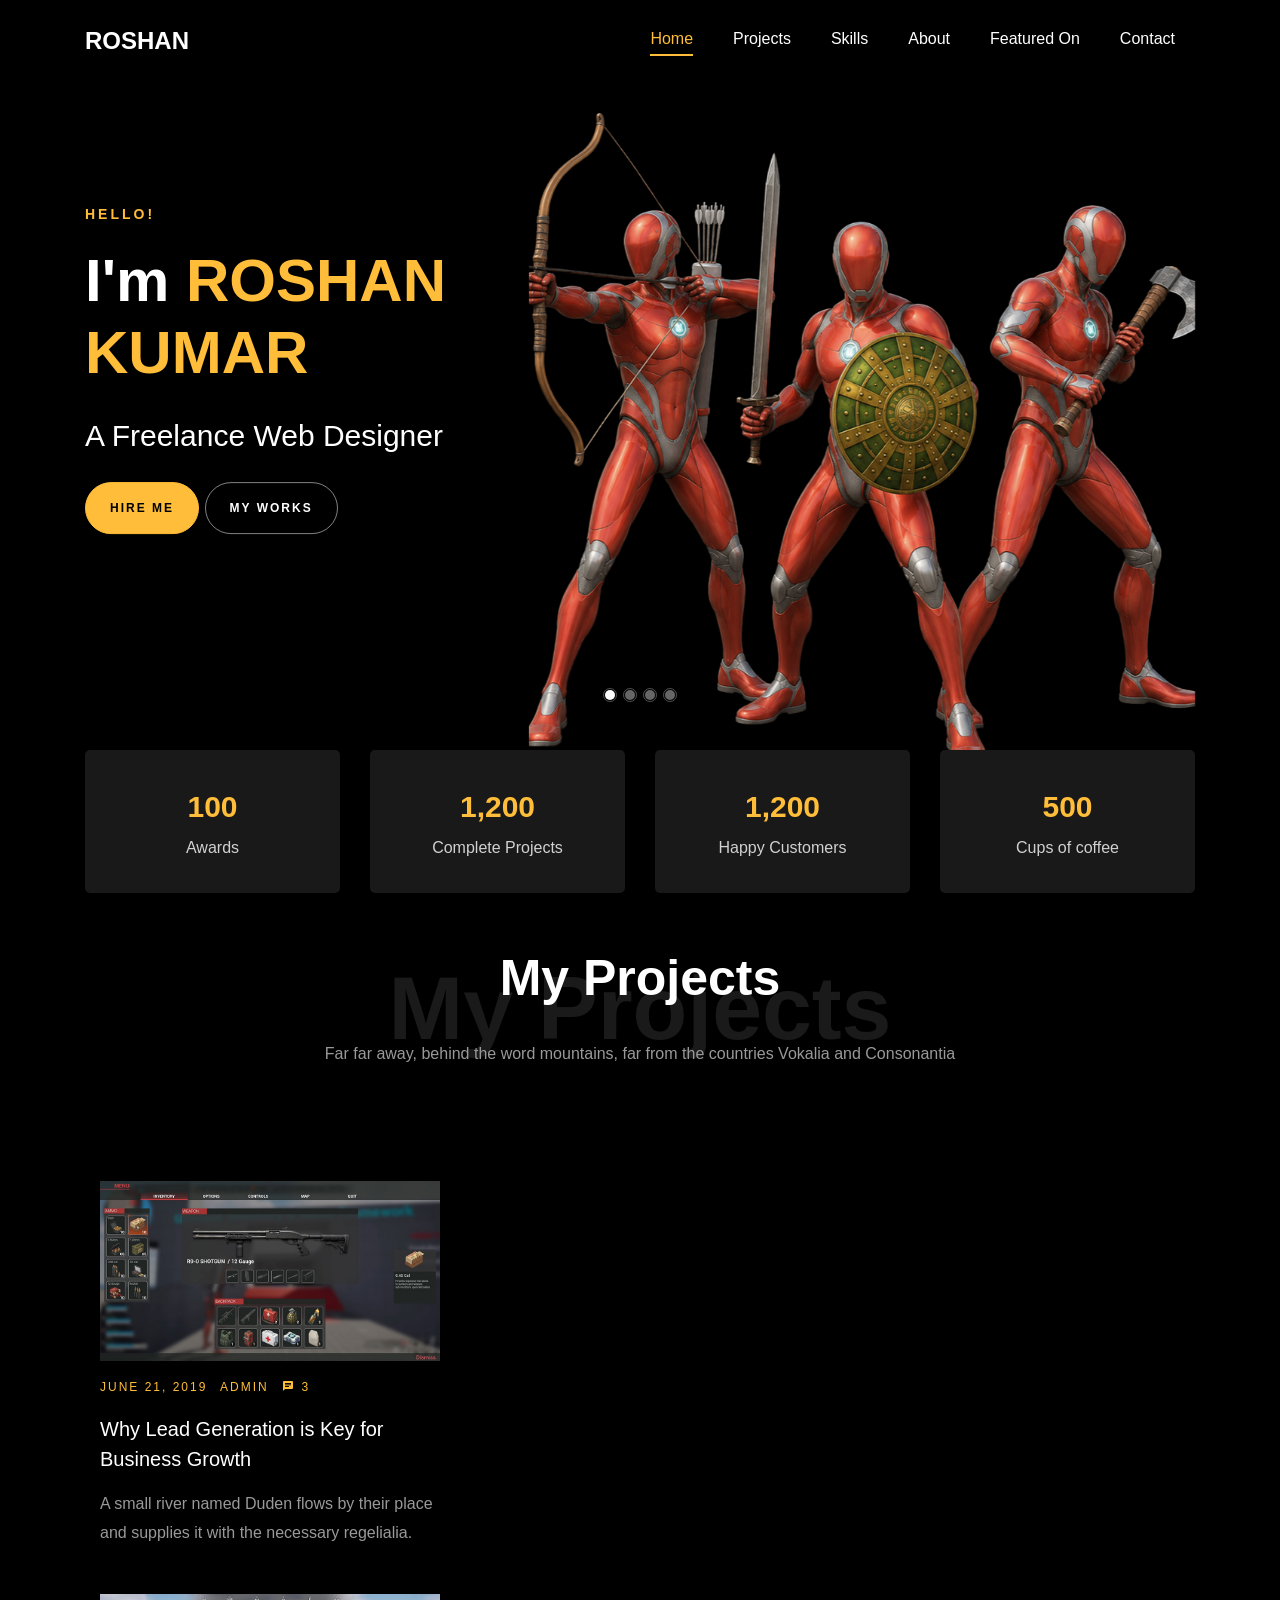
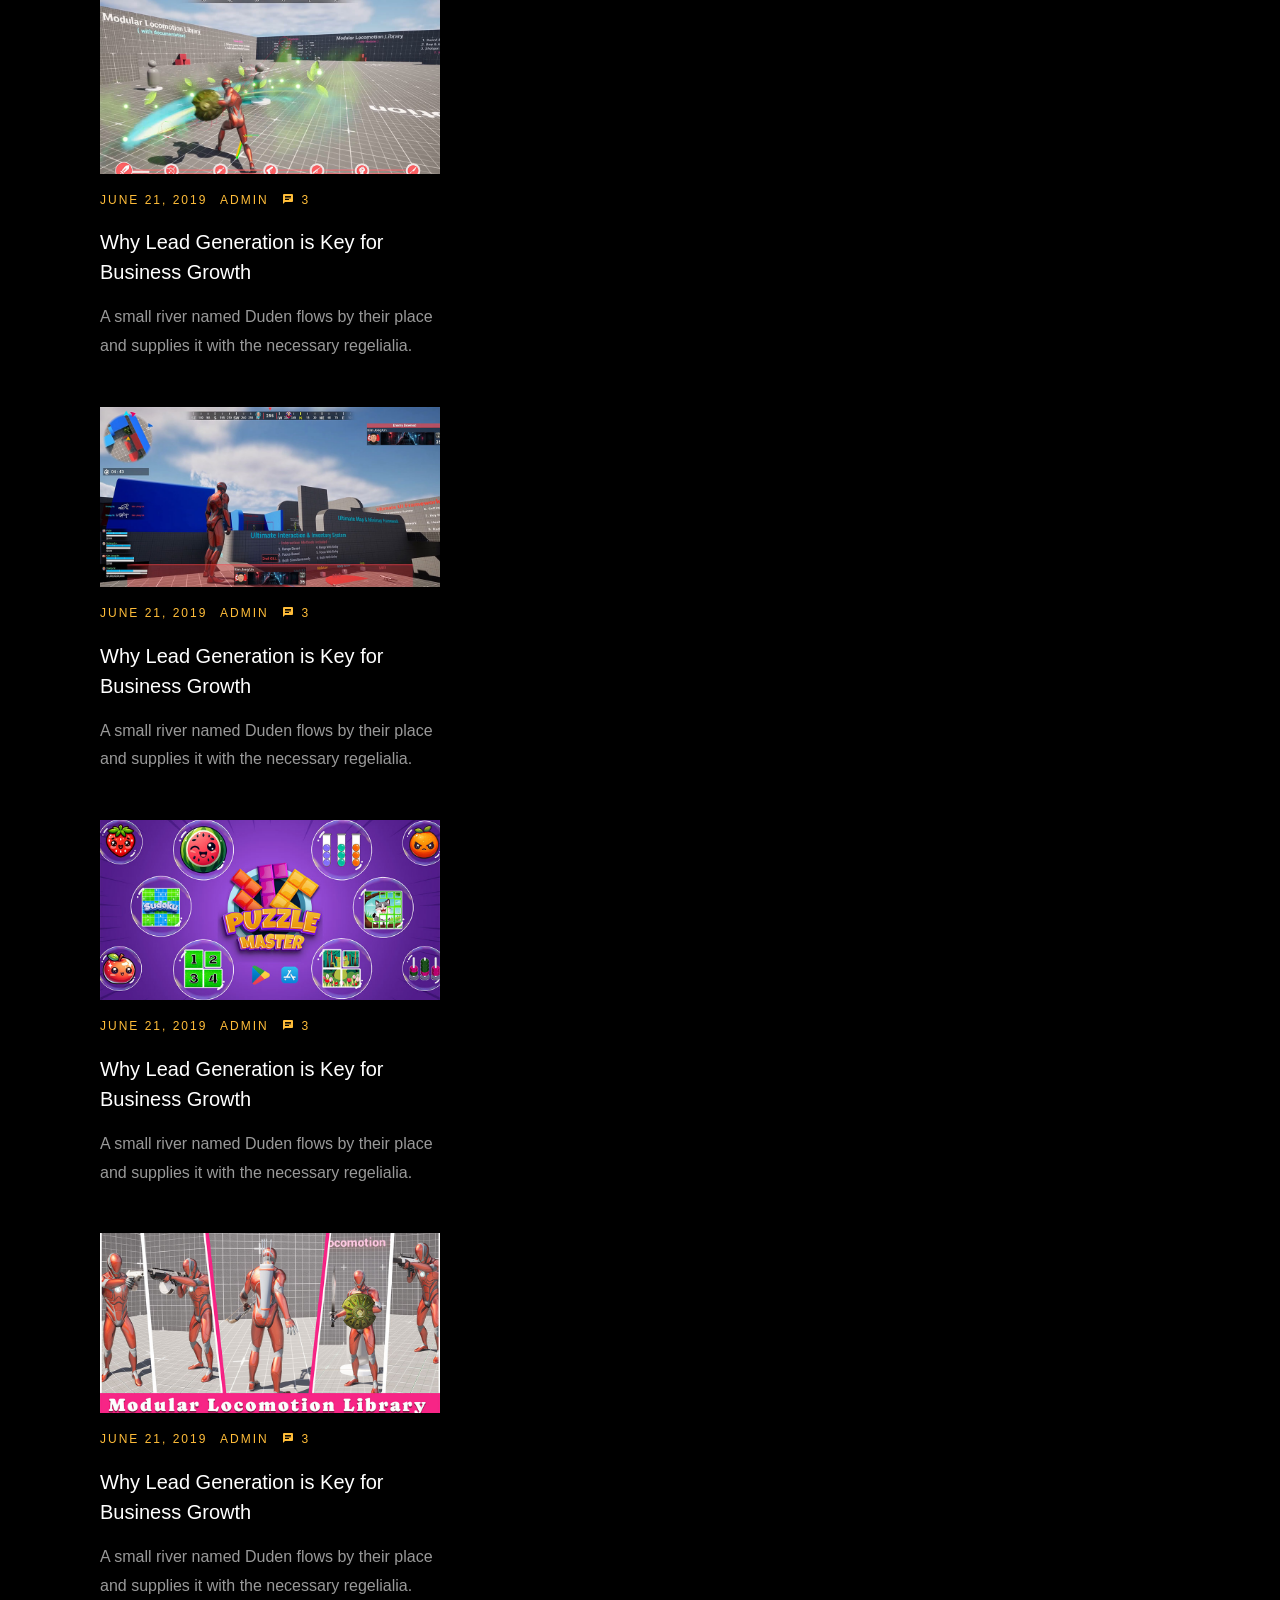
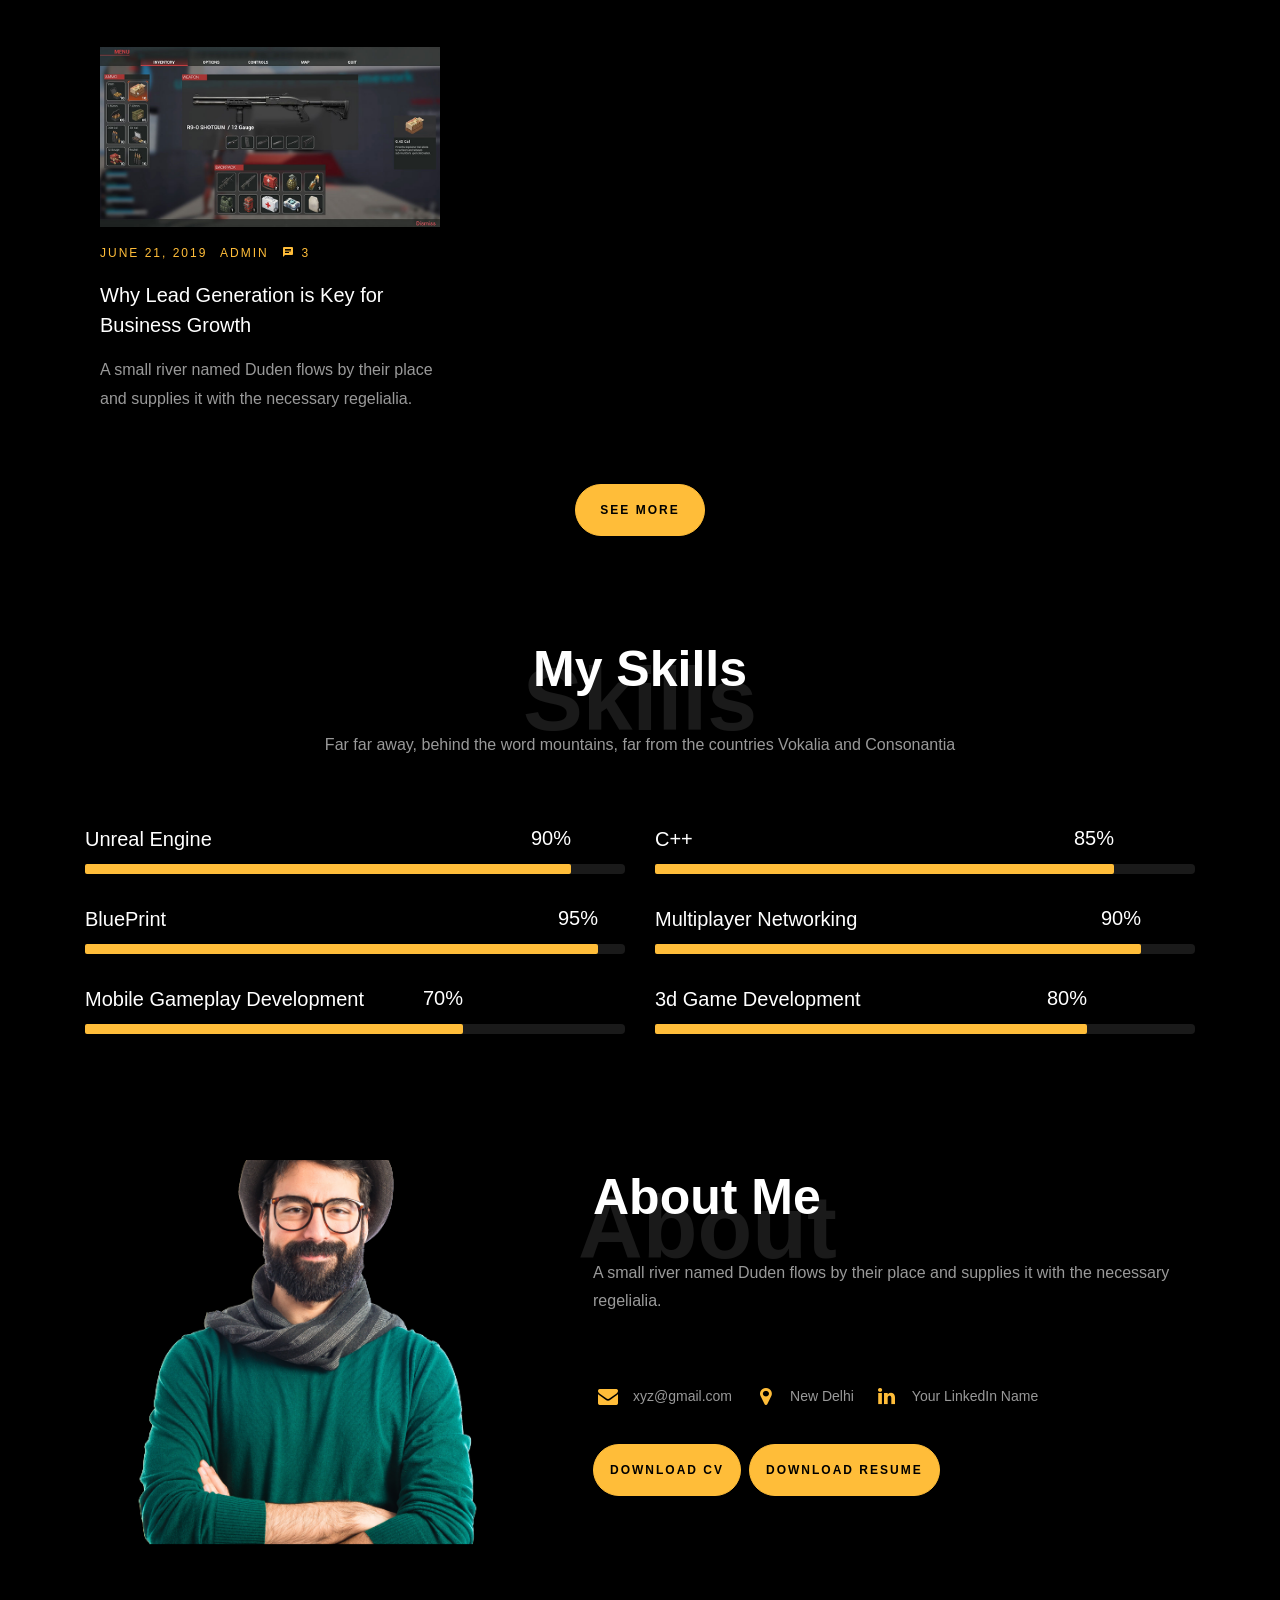
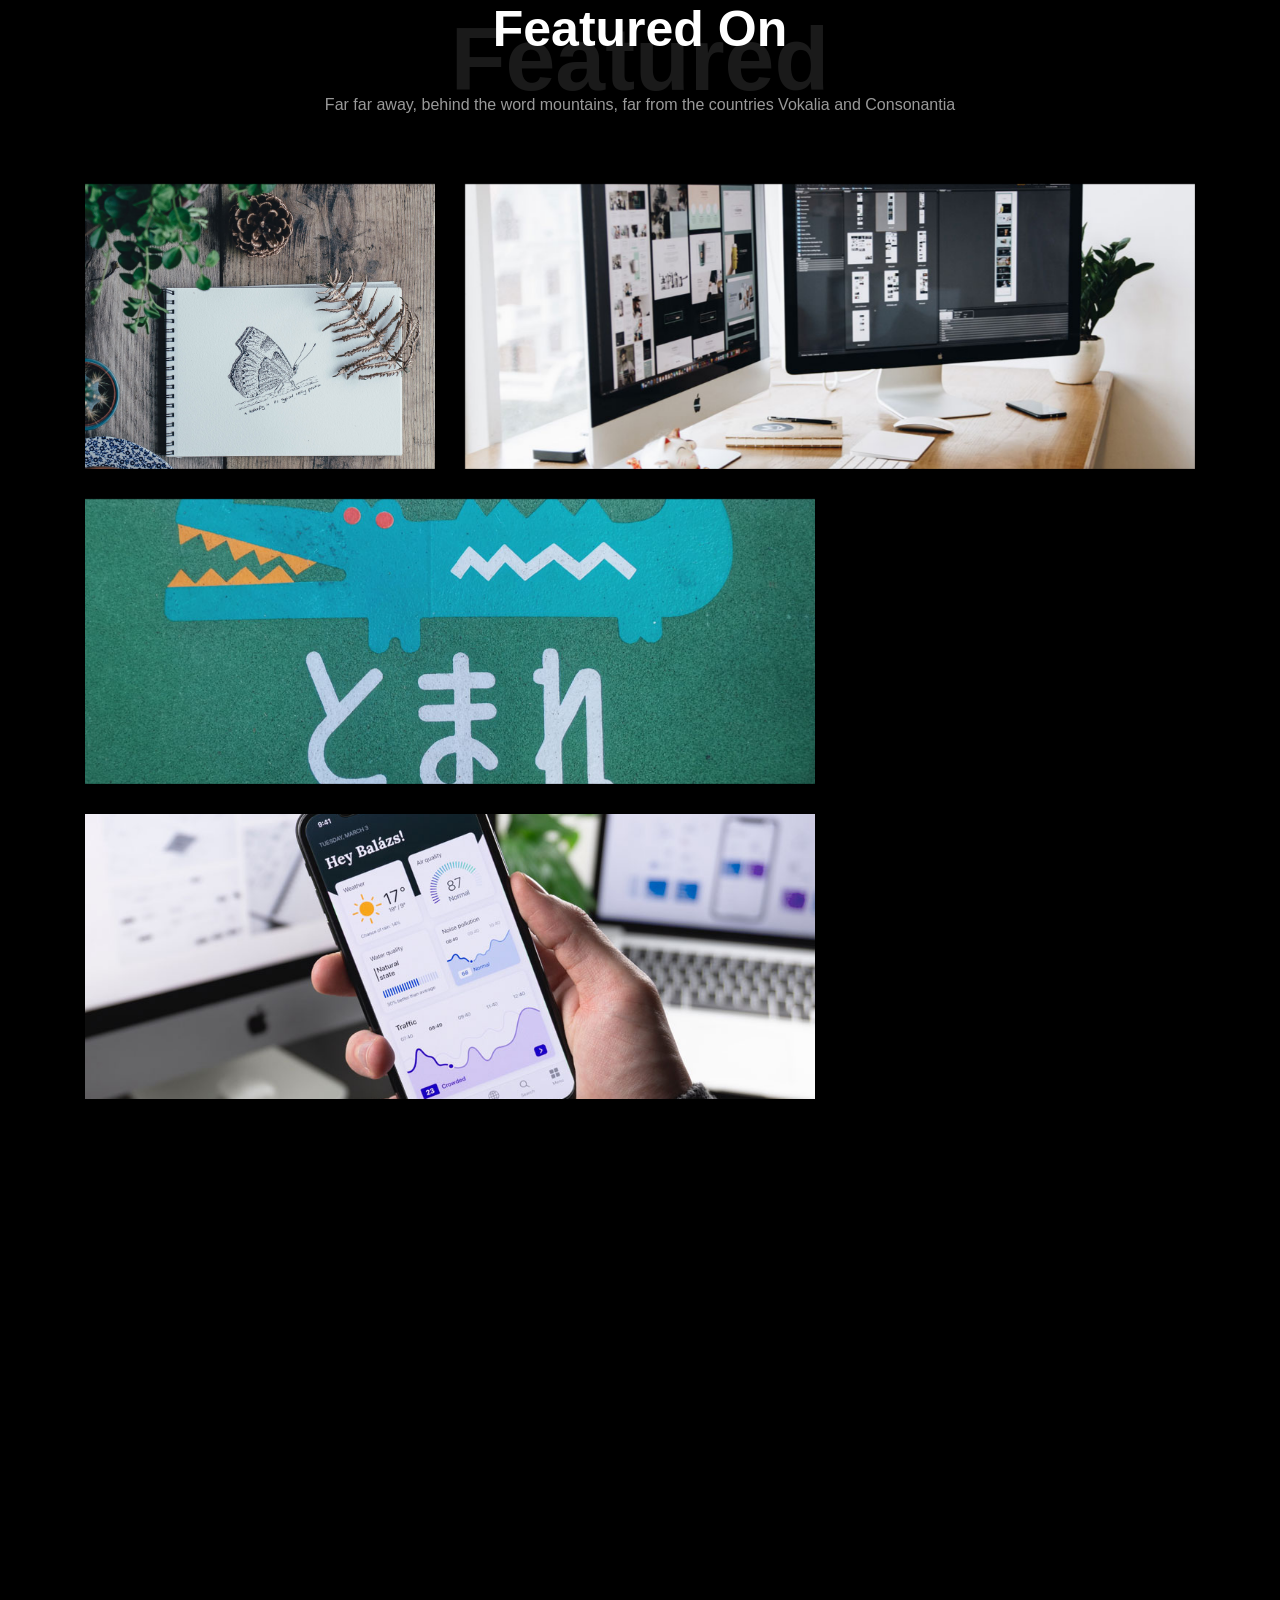
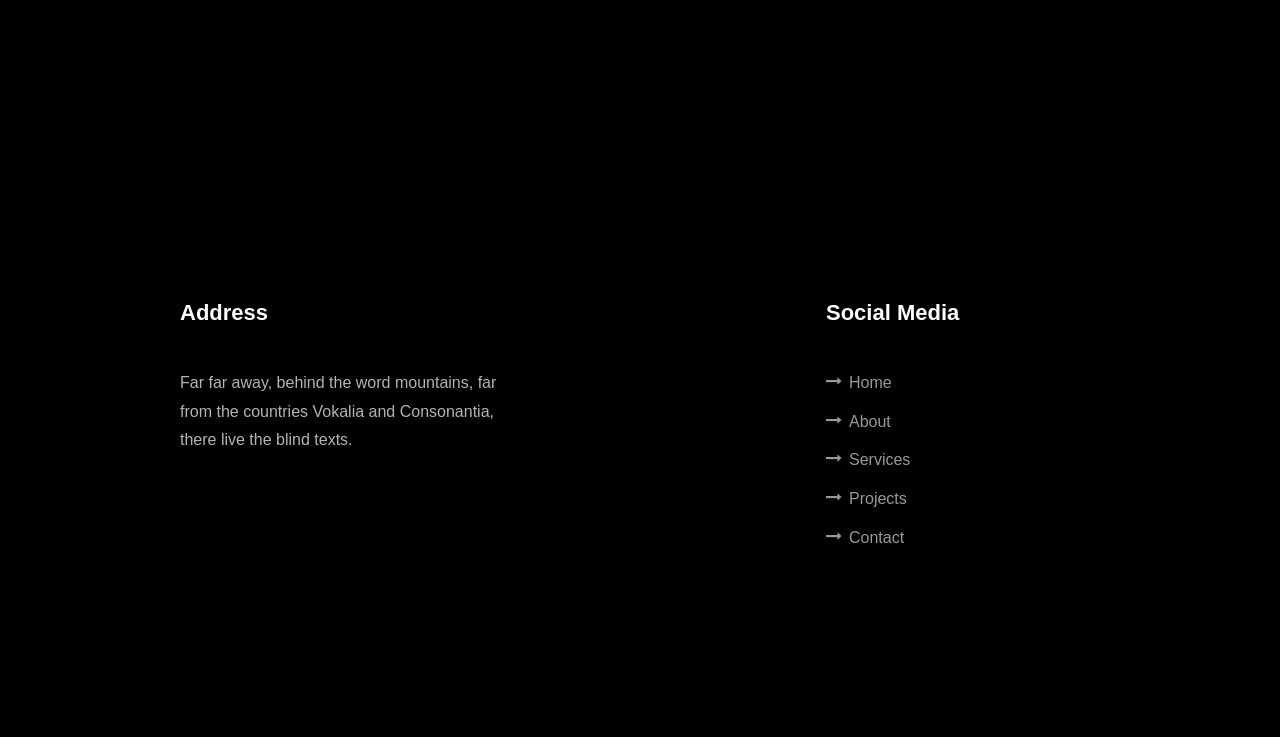
<file: index2.html>
<!DOCTYPE html>
<html lang="en">
  <head>
    <title>ROSHAN - PERSONAL WEBSITE</title>
    <meta charset="utf-8">
    <meta name="viewport" content="width=device-width, initial-scale=1, shrink-to-fit=no">
    
    <link href="https://fonts.googleapis.com/css?family=Poppins:100,200,300,400,500,600,700,800,900" rel="stylesheet">

    <link rel="stylesheet" href="css/open-iconic-bootstrap.min.css">
    <link rel="stylesheet" href="css/animate.css">
    
    <link rel="stylesheet" href="css/owl.carousel.min.css">
    <link rel="stylesheet" href="css/owl.theme.default.min.css">
    <link rel="stylesheet" href="css/magnific-popup.css">

    <link rel="stylesheet" href="css/aos.css">

    <link rel="stylesheet" href="css/ionicons.min.css">
    
    <link rel="stylesheet" href="css/flaticon.css">
    <link rel="stylesheet" href="css/icomoon.css">
    <link rel="stylesheet" href="css/style.css?v=6">
  </head>
  <body data-spy="scroll" data-target=".site-navbar-target" data-offset="300">
	  
	  
    <nav class="navbar navbar-expand-lg navbar-dark ftco_navbar ftco-navbar-light site-navbar-target" id="ftco-navbar">
	    <div class="container">
	      <a class="navbar-brand" href="index.html">ROSHAN</a>
	      <button class="navbar-toggler js-fh5co-nav-toggle fh5co-nav-toggle" type="button" data-toggle="collapse" data-target="#ftco-nav" aria-controls="ftco-nav" aria-expanded="false" aria-label="Toggle navigation">
	        <span class="oi oi-menu"></span> Menu
	      </button>

	      <div class="collapse navbar-collapse" id="ftco-nav">
	        <ul class="navbar-nav nav ml-auto">
	          <li class="nav-item"><a href="#home-section" class="nav-link"><span>Home</span></a></li>
	         <li class="nav-item"><a href="#Projects-section" class="nav-link"><span>Projects</span></a></li>
	         <li class="nav-item"><a href="#skills-section" class="nav-link"><span>Skills</span></a></li>
	          <li class="nav-item"><a href="#about-section" class="nav-link"><span>About</span></a></li>
	          <li class="nav-item"><a href="#Featured_On-section" class="nav-link"><span>Featured On</span></a></li>
	          <li class="nav-item"><a href="#contact-section" class="nav-link"><span>Contact</span></a></li>
	        </ul>
	      </div>
	    </div>
	  </nav>
	  <section id="home-section" class="hero">
		  <div class="home-slider  owl-carousel">
	      <div class="slider-item ">
	      	<div class="overlay"></div>
	        <div class="container">
	          <div class="row d-md-flex no-gutters slider-text align-items-end justify-content-end" data-scrollax-parent="true">
	          	<div class="one-third js-fullheight order-md-last img" style="background-image:url(images/Slide/01.png);">
	          		<div class="overlay"></div>
	          	</div>
		          <div class="one-forth d-flex  align-items-center ftco-animate" data-scrollax=" properties: { translateY: '70%' }">
		          	<div class="text">
		          		<span class="subheading">Hello!</span>
			            <h1 class="mb-4 mt-3">I'm <span>ROSHAN KUMAR</span></h1>
			            <h2 class="mb-4">A Freelance Web Designer</h2>
			            <p><a href="#" class="btn btn-primary py-3 px-4">Hire me</a> <a href="#" class="btn btn-white btn-outline-white py-3 px-4">My works</a></p>
		            </div>
		          </div>
	        	</div>
	        </div>
	      </div>

	      <div class="slider-item">
	      	<div class="overlay"></div>
	        <div class="container">
	          <div class="row d-flex no-gutters slider-text align-items-end justify-content-end" data-scrollax-parent="true">
	          	<div class="one-third js-fullheight order-md-last img" style="background-image:url(images/Slide/02.png);">
	          		<div class="overlay"></div>
	          	</div>
		          <div class="one-forth d-flex align-items-center ftco-animate" data-scrollax=" properties: { translateY: '70%' }">
		          	<div class="text">
		          		<span class="subheading">Hello!</span>
			            <h1 class="mb-4 mt-3">I'm a <span>web designer</span> based in London</h1>
			            <p><a href="#" class="btn btn-primary py-3 px-4">Hire me</a> <a href="#" class="btn btn-white btn-outline-white py-3 px-4">My works</a></p>
		            </div>
		          </div>
	        	</div>
	        </div>
	      </div>
	    <div class="slider-item">
	      	<div class="overlay"></div>
	        <div class="container">
	          <div class="row d-flex no-gutters slider-text align-items-end justify-content-end" data-scrollax-parent="true">
	          	<div class="one-third js-fullheight order-md-last img" style="background-image:url(images/Slide/03.png);">
	          		<div class="overlay"></div>
	          	</div>
		          <div class="one-forth d-flex align-items-center ftco-animate" data-scrollax=" properties: { translateY: '70%' }">
		          	<div class="text">
		          		<span class="subheading">Hello!</span>
			            <h1 class="mb-4 mt-3">I'm a <span>web designer</span> based in London</h1>
			            <p><a href="#" class="btn btn-primary py-3 px-4">Hire me</a> <a href="#" class="btn btn-white btn-outline-white py-3 px-4">My works</a></p>
		            </div>
		          </div>
	        	</div>
	        </div>
	      </div>
	    <div class="slider-item">
	      	<div class="overlay"></div>
	        <div class="container">
	          <div class="row d-flex no-gutters slider-text align-items-end justify-content-end" data-scrollax-parent="true">
	          	<div class="one-third js-fullheight order-md-last img" style="background-image:url(images/Slide/04.png);">
	          		<div class="overlay"></div>
	          	</div>
		          <div class="one-forth d-flex align-items-center ftco-animate" data-scrollax=" properties: { translateY: '70%' }">
		          	<div class="text">
		          		<span class="subheading">Hello!</span>
			            <h1 class="mb-4 mt-3">I'm a <span>web designer</span> based in London</h1>
			            <p><a href="#" class="btn btn-primary py-3 px-4">Hire me</a> <a href="#" class="btn btn-white btn-outline-white py-3 px-4">My works</a></p>
		            </div>
		          </div>
	        	</div>
	        </div>
	      </div> 
	    </div>
    </section>
   
  <section class="ftco-section ftco-no-pt ftco-no-pb ftco-counter img" id="section-counter">
    	<div class="container">
				<div class="row d-md-flex align-items-center">
          <div class="col-md d-flex justify-content-center counter-wrap ftco-animate">
            <div class="block-18">
              <div class="text">
                <strong class="number" data-number="100">0</strong>
                <span>Awards</span>
              </div>
            </div>
          </div>
          <div class="col-md d-flex justify-content-center counter-wrap ftco-animate">
            <div class="block-18">
              <div class="text">
                <strong class="number" data-number="1200">0</strong>
                <span>Complete Projects</span>
              </div>
            </div>
          </div>
          <div class="col-md d-flex justify-content-center counter-wrap ftco-animate">
            <div class="block-18">
              <div class="text">
                <strong class="number" data-number="1200">0</strong>
                <span>Happy Customers</span>
              </div>
            </div>
          </div>
          <div class="col-md d-flex justify-content-center counter-wrap ftco-animate">
            <div class="block-18">
              <div class="text">
                <strong class="number" data-number="500">0</strong>
                <span>Cups of coffee</span>
              </div>
            </div>
          </div>
        </div>
      </div>
    </section>

    <section class="ftco-section" id="Projects-section">
      <div class="container">
        <div class="row justify-content-center mb-5 pb-5">
          <div class="col-md-7 heading-section text-center ftco-animate">
            <h1 class="big big-2">My Projects</h1>
            <h2 class="mb-4">My Projects</h2>
            <p>Far far away, behind the word mountains, far from the countries Vokalia and Consonantia</p>
          </div>
        </div>
        <div class="col-md-4 d-flex ftco-animate">
          	<div class="blog-entry">
              <a href="Ultimate UI Framework.html" class="block-20" style="background-image: url('images/Ultimate UI Framework/00.jpg');">
              </a>
              <div class="text mt-3 float-right d-block">
              	<div class="d-flex align-items-center mb-3 meta">
	                <p class="mb-0">
	                	<span class="mr-2">June 21, 2019</span>
	                	<a href="#" class="mr-2">Admin</a>
	                	<a href="#" class="meta-chat"><span class="icon-chat"></span> 3</a>
	                </p>
                </div>
                <h3 class="heading"><a href="Ultimate UI Framework.html">Why Lead Generation is Key for Business Growth</a></h3>
                <p>A small river named Duden flows by their place and supplies it with the necessary regelialia.</p>
              </div>
            </div>
          </div>
          <div class="col-md-4 d-flex ftco-animate">
          	<div class="blog-entry justify-content-end">
              <a href="Combat Mechanics (Multiplayer).html" class="block-20" style="background-image: url('images/Combat Mechanics (Multiplayer)/00.jpg');">
              </a>
              <div class="text mt-3 float-right d-block">
              	<div class="d-flex align-items-center mb-3 meta">
	                <p class="mb-0">
	                	<span class="mr-2">June 21, 2019</span>
	                	<a href="#" class="mr-2">Admin</a>
	                	<a href="#" class="meta-chat"><span class="icon-chat"></span> 3</a>
	                </p>
                </div>
                <h3 class="heading"><a href="Interaction & Inventory System.html">Why Lead Generation is Key for Business Growth</a></h3>
                <p>A small river named Duden flows by their place and supplies it with the necessary regelialia.</p>
              </div>
            </div>
          </div>
          <div class="col-md-4 d-flex ftco-animate">
          	<div class="blog-entry">
              <a href="Interaction & Inventory System.html" class="block-20" style="background-image: url('images/Interaction & Inventory System/00.jpg');">
              </a>
              <div class="text mt-3 float-right d-block">
              	<div class="d-flex align-items-center mb-3 meta">
	                <p class="mb-0">
	                	<span class="mr-2">June 21, 2019</span>
	                	<a href="#" class="mr-2">Admin</a>
	                	<a href="#" class="meta-chat"><span class="icon-chat"></span> 3</a>
	                </p>
                </div>
                <h3 class="heading"><a href="project4.html">Why Lead Generation is Key for Business Growth</a></h3>
                <p>A small river named Duden flows by their place and supplies it with the necessary regelialia.</p>
              </div>
            </div>
          </div>
          <div class="col-md-4 d-flex ftco-animate">
          	<div class="blog-entry">
              <a href="Mobile Games in UE5.html" class="block-20" style="background-image: url('images/Mobile Games in UE5/00.jpg');">
              </a>
              <div class="text mt-3 float-right d-block">
              	<div class="d-flex align-items-center mb-3 meta">
	                <p class="mb-0">
	                	<span class="mr-2">June 21, 2019</span>
	                	<a href="#" class="mr-2">Admin</a>
	                	<a href="#" class="meta-chat"><span class="icon-chat"></span> 3</a>
	                </p>
                </div>
                <h3 class="heading"><a href="Modular Locomotion Library (Multiplayer).html">Why Lead Generation is Key for Business Growth</a></h3>
                <p>A small river named Duden flows by their place and supplies it with the necessary regelialia.</p>
              </div>
            </div>
          </div>
          <div class="col-md-4 d-flex ftco-animate">
          	<div class="blog-entry">
              <a href="Modular Locomotion Library (Multiplayer).html" class="block-20" style="background-image: url('images/Modular Locomotion Library (Multiplayer)/00.jpg');">
              </a>
              <div class="text mt-3 float-right d-block">
              	<div class="d-flex align-items-center mb-3 meta">
	                <p class="mb-0">
	                	<span class="mr-2">June 21, 2019</span>
	                	<a href="#" class="mr-2">Admin</a>
	                	<a href="#" class="meta-chat"><span class="icon-chat"></span> 3</a>
	                </p>
                </div>
                <h3 class="heading"><a href="Ultimate UI Framework.html">Why Lead Generation is Key for Business Growth</a></h3>
                <p>A small river named Duden flows by their place and supplies it with the necessary regelialia.</p>
              </div>
            </div>
          </div>
          <div class="col-md-4 d-flex ftco-animate">
          	<div class="blog-entry">
              <a href="Ultimate UI Framework.html" class="block-20" style="background-image: url('images/Ultimate UI Framework/00.jpg');">
              </a>
              <div class="text mt-3 float-right d-block">
              	<div class="d-flex align-items-center mb-3 meta">
	                <p class="mb-0">
	                	<span class="mr-2">June 21, 2019</span>
	                	<a href="#" class="mr-2">Admin</a>
	                	<a href="#" class="meta-chat"><span class="icon-chat"></span> 3</a>
	                </p>
                </div>
                <h3 class="heading"><a href="Dynamic Compass System.html">Why Lead Generation is Key for Business Growth</a></h3>
                <p>A small river named Duden flows by their place and supplies it with the necessary regelialia.</p>
              </div>
            </div>
          </div>
		             <div class="col-md-4 ftco-animate more-project" hidden>
            <div class="blog-entry">
              <a href="Dynamic Compass System.html" class="block-20" style="background-image: url('images/Dynamic Compass System/00.jpg');"></a>
              <div class="text mt-3 float-right d-block">
                <div class="d-flex align-items-center mb-3 meta">
                  <p class="mb-0">
                    <span class="mr-2">June 21, 2019</span>
                    <a href="#" class="mr-2">Admin</a>
                    <a href="#" class="meta-chat"><span class="icon-chat"></span> 3</a>
                  </p>
                </div>
                <h3 class="heading"><a href="Dynamic Inventory System.html">Why Lead Generation is Key for Business Growth</a></h3>
                <p>A small river named Duden flows by their place and supplies it with the necessary regelialia.</p>
              </div>
            </div>
          </div>

          <div class="col-md-4 ftco-animate more-project" hidden>
            <div class="blog-entry">
              <a href="Dynamic Inventory System.html" class="block-20" style="background-image: url('images/Dynamic Inventory System/00.jpg');"></a>
              <div class="text mt-3 float-right d-block">
                <div class="d-flex align-items-center mb-3 meta">
                  <p class="mb-0">
                    <span class="mr-2">June 21, 2019</span>
                    <a href="#" class="mr-2">Admin</a>
                    <a href="#" class="meta-chat"><span class="icon-chat"></span> 3</a>
                  </p>
                </div>
                <h3 class="heading"><a href="Map & Minimap System.html">Why Lead Generation is Key for Business Growth</a></h3>
                <p>A small river named Duden flows by their place and supplies it with the necessary regelialia.</p>
              </div>
            </div>
          </div>

          <div class="col-md-4 ftco-animate more-project" hidden>
            <div class="blog-entry">
              <a href="Map & Minimap System.html" class="block-20" style="background-image: url('images/Map & Minimap System/00.jpg');"></a>
              <div class="text mt-3 float-right d-block">
                <div class="d-flex align-items-center mb-3 meta">
                  <p class="mb-0">
                    <span class="mr-2">June 21, 2019</span>
                    <a href="#" class="mr-2">Admin</a>
                    <a href="#" class="meta-chat"><span class="icon-chat"></span> 3</a>
                  </p>
                </div>
                <h3 class="heading"><a href="project1.html">Why Lead Generation is Key for Business Growth</a></h3>
                <p>A small river named Duden flows by their place and supplies it with the necessary regelialia.</p>
              </div>
            </div>
          </div>

          <div class="col-md-4 ftco-animate more-project" hidden>
            <div class="blog-entry">
              <a href="AI System (C++).html" class="block-20" style="background-image: url('images/AI System (C++)/00.jpg');"></a>
              <div class="text mt-3 float-right d-block">
                <div class="d-flex align-items-center mb-3 meta">
                  <p class="mb-0">
                    <span class="mr-2">June 21, 2019</span>
                    <a href="#" class="mr-2">Admin</a>
                    <a href="#" class="meta-chat"><span class="icon-chat"></span> 3</a>
                  </p>
                </div>
                <h3 class="heading"><a href="project1.html">Why Lead Generation is Key for Business Growth</a></h3>
                <p>A small river named Duden flows by their place and supplies it with the necessary regelialia.</p>
              </div>
            </div>
          </div>

          <div class="col-md-4 ftco-animate more-project" hidden>
            <div class="blog-entry">
              <a href="project1.html" class="block-20" style="background-image: url('images/image_3.jpg');"></a>
              <div class="text mt-3 float-right d-block">
                <div class="d-flex align-items-center mb-3 meta">
                  <p class="mb-0">
                    <span class="mr-2">June 21, 2019</span>
                    <a href="#" class="mr-2">Admin</a>
                    <a href="#" class="meta-chat"><span class="icon-chat"></span> 3</a>
                  </p>
                </div>
                <h3 class="heading"><a href="project1.html">Why Lead Generation is Key for Business Growth</a></h3>
                <p>A small river named Duden flows by their place and supplies it with the necessary regelialia.</p>
              </div>
            </div>
          </div>

          <div class="col-md-4 ftco-animate more-project" hidden>
            <div class="blog-entry">
              <a href="project1.html" class="block-20" style="background-image: url('images/image_3.jpg');"></a>
              <div class="text mt-3 float-right d-block">
                <div class="d-flex align-items-center mb-3 meta">
                  <p class="mb-0">
                    <span class="mr-2">June 21, 2019</span>
                    <a href="#" class="mr-2">Admin</a>
                    <a href="#" class="meta-chat"><span class="icon-chat"></span> 3</a>
                  </p>
                </div>
                <h3 class="heading"><a href="project1.html">Why Lead Generation is Key for Business Growth</a></h3>
                <p>A small river named Duden flows by their place and supplies it with the necessary regelialia.</p>
              </div>
            </div>
          </div>
        </div>
        <div class="row justify-content-center mt-4">
          <div class="col-md-4 text-center">
            <button id="show-more-projects-btn" class="btn btn-primary py-3 px-4" onclick="document.querySelectorAll('.more-project').forEach(function(el){ el.style.display='block'; el.hidden=false; }); this.style.display='none';">
              See More
            </button>
          </div>
        </div>
    </section>
    
  <section class="ftco-section" id="skills-section">
			<div class="container">
				<div class="row justify-content-center pb-5">
          <div class="col-md-12 heading-section text-center ftco-animate">
          	<h1 class="big big-2">Skills</h1>
            <h2 class="mb-4">My Skills</h2>
            <p>Far far away, behind the word mountains, far from the countries Vokalia and Consonantia</p>
          </div>
        </div>
				<div class="row">
					<div class="col-md-6 animate-box">
						<div class="progress-wrap ftco-animate">
							<h3>Unreal Engine</h3>
							<div class="progress">
							 	<div class="progress-bar color-1" role="progressbar" aria-valuenow="90"
							  	aria-valuemin="0" aria-valuemax="100" style="width:90%">
							    <span>90%</span>
							  	</div>
							</div>
						</div>
					</div>
					<div class="col-md-6 animate-box">
						<div class="progress-wrap ftco-animate">
							<h3>C++</h3>
							<div class="progress">
							 	<div class="progress-bar color-2" role="progressbar" aria-valuenow="85"
							  	aria-valuemin="0" aria-valuemax="100" style="width:85%">
							    <span>85%</span>
							  	</div>
							</div>
						</div>
					</div>
					<div class="col-md-6 animate-box">
						<div class="progress-wrap ftco-animate">
							<h3>BluePrint</h3>
							<div class="progress">
							 	<div class="progress-bar color-3" role="progressbar" aria-valuenow="95"
							  	aria-valuemin="0" aria-valuemax="100" style="width:95%">
							    <span>95%</span>
							  	</div>
							</div>
						</div>
					</div>
					<div class="col-md-6 animate-box">
						<div class="progress-wrap ftco-animate">
							<h3>Multiplayer Networking</h3>
							<div class="progress">
							 	<div class="progress-bar color-4" role="progressbar" aria-valuenow="90"
							  	aria-valuemin="0" aria-valuemax="100" style="width:90%">
							    <span>90%</span>
							  	</div>
							</div>
						</div>
					</div>
					<div class="col-md-6 animate-box">
						<div class="progress-wrap ftco-animate">
							<h3>Mobile Gameplay Development</h3>
							<div class="progress">
							 	<div class="progress-bar color-5" role="progressbar" aria-valuenow="70"
							  	aria-valuemin="0" aria-valuemax="100" style="width:70%">
							    <span>70%</span>
							  	</div>
							</div>
						</div>
					</div>
					<div class="col-md-6 animate-box">
						<div class="progress-wrap ftco-animate">
							<h3>3d Game Development</h3>
							<div class="progress">
							 	<div class="progress-bar color-6" role="progressbar" aria-valuenow="80"
							  	aria-valuemin="0" aria-valuemax="100" style="width:80%">
							    <span>80%</span>
							  	</div>
							</div>
						</div>
					</div>
				</div>
			</div>
		</section>

    <section class="ftco-about img ftco-section ftco-no-pb" id="about-section">
    	<div class="container">
    		<div class="row d-flex">
    			<div class="col-md-6 col-lg-5 d-flex">
    				<div class="img-about img d-flex align-items-stretch">
    					<div class="overlay"></div>
	    				<div class="img d-flex align-self-stretch align-items-center" style="background-image:url(images/bg_1.png);">
	    				</div>
    				</div>
    			</div>
    			<div class="col-md-6 col-lg-7 pl-lg-5 pb-5">
    				<div class="row justify-content-start pb-3">
		          <div class="col-md-12 heading-section ftco-animate">
		          	<h1 class="big">About</h1>
		            <h2 class="mb-4">About Me</h2>
		            <p>A small river named Duden flows by their place and supplies it with the necessary regelialia.</p>
		            
		          <ul class="contact-details list-unstyled float-md-left float-lft mt-5">
                <li class="ftco-animate"><a href="mailto:xyz@gmail.com"><span class="icon-envelope"></span><span>xyz@gmail.com</span></a></li>
                <li class="ftco-animate"><span class="icon-map-marker"></span><span>New Delhi</span></li>
                <li class="ftco-animate"><a href="#"><span class="icon-linkedin"></span><span>Your LinkedIn Name</span></a></li>
              </ul>
		          </div>
		        </div>
	          <div class="counter-wrap ftco-animate d-flex mt-md-3">
              <div class="text d-flex align-items-center">
                <a href="#" class="btn btn-primary py-3 px-3 mr-2">Download CV</a>
                <a href="#" class="btn btn-primary py-3 px-3">Download Resume</a>
              </div>
	          </div>
	        </div>
        </div>
    	</div>
    </section>

    <section class="ftco-section ftco-project" id="Featured_On-section">
    	<div class="container">
    		<div class="row justify-content-center pb-5">
          <div class="col-md-12 heading-section text-center ftco-animate">
          	<h1 class="big big-2">Featured</h1>
            <h2 class="mb-4">Featured On</h2>
            <p>Far far away, behind the word mountains, far from the countries Vokalia and Consonantia</p>
          </div>
        </div>
    		<div class="row">
    			<div class="col-md-4">
    				<div class="project img ftco-animate d-flex justify-content-center align-items-center" style="background-image: url(images/project-4.jpg);">
    					<div class="overlay"></div>
	    				<div class="text text-center p-4">
	    					<h3><a href="#">Branding &amp; Illustration Design</a></h3>
	    					<span>Web Design</span>
	    				</div>
    				</div>
  				</div>
  				<div class="col-md-8">
    				<div class="project img ftco-animate d-flex justify-content-center align-items-center" style="background-image: url(images/project-5.jpg);">
    					<div class="overlay"></div>
	    				<div class="text text-center p-4">
	    					<h3><a href="#">Branding &amp; Illustration Design</a></h3>
	    					<span>Web Design</span>
	    				</div>
    				</div>
  				</div>

    			<div class="col-md-8">
    				<div class="project img ftco-animate d-flex justify-content-center align-items-center" style="background-image: url(images/project-1.jpg);">
    					<div class="overlay"></div>
	    				<div class="text text-center p-4">
	    					<h3><a href="#">Branding &amp; Illustration Design</a></h3>
	    					<span>Web Design</span>
	    				</div>
    				</div>

    				<div class="project img ftco-animate d-flex justify-content-center align-items-center" style="background-image: url(images/project-6.jpg);">
    					<div class="overlay"></div>
	    				<div class="text text-center p-4">
	    					<h3><a href="#">Branding &amp; Illustration Design</a></h3>
	    					<span>Web Design</span>
	    				</div>
    				</div>
    			</div>
    			<div class="col-md-4">
    				<div class="row">
    					<div class="col-md-12">
		    				<div class="project img ftco-animate d-flex justify-content-center align-items-center" style="background-image: url(images/project-2.jpg);">
		    					<div class="overlay"></div>
			    				<div class="text text-center p-4">
			    					<h3><a href="#">Branding &amp; Illustration Design</a></h3>
			    					<span>Web Design</span>
			    				</div>
		    				</div>
	    				</div>
	    				<div class="col-md-12">
		    				<div class="project img ftco-animate d-flex justify-content-center align-items-center" style="background-image: url(images/project-3.jpg);">
		    					<div class="overlay"></div>
			    				<div class="text text-center p-4">
			    					<h3><a href="#">Branding &amp; Illustration Design</a></h3>
			    					<span>Web Design</span>
			    				</div>
		    				</div>
	    				</div>
    				</div>
    			</div>
    		</div>
    	</div>
    </section>

    <section class="ftco-section contact-section ftco-no-pb" id="contact-section">
      <div class="container">
      	<div class="row justify-content-center mb-5 pb-3">
          <div class="col-md-7 heading-section text-center ftco-animate">
            <h1 class="big big-2">Contact</h1>
            <h2 class="mb-4">Contact Me</h2>
            <p>Far far away, behind the word mountains, far from the countries Vokalia and Consonantia</p>
          </div>
        </div>

        <div class="row d-flex contact-info mb-5">
          <div class="col-md-6 col-lg-3 d-flex ftco-animate">
          	<div class="align-self-stretch box p-4 text-center">
          		<div class="icon d-flex align-items-center justify-content-center">
          			<span class="icon-map-signs"></span>
          		</div>
          		<h3 class="mb-4">Address</h3>
	            <p>198 West 21th Street, Suite 721 New York NY 10016</p>
	          </div>
          </div>
          <div class="col-md-6 col-lg-3 d-flex ftco-animate">
          	<div class="align-self-stretch box p-4 text-center">
          		<div class="icon d-flex align-items-center justify-content-center">
          			<span class="icon-phone2"></span>
          		</div>
          		<h3 class="mb-4">Contact Number</h3>
	            <p><a href="tel://1234567920">+ 1235 2355 98</a></p>
	          </div>
          </div>
          <div class="col-md-6 col-lg-3 d-flex ftco-animate">
          	<div class="align-self-stretch box p-4 text-center">
          		<div class="icon d-flex align-items-center justify-content-center">
          			<span class="icon-paper-plane"></span>
          		</div>
          		<h3 class="mb-4">Email Address</h3>
	            <p><a href="mailto:info@yoursite.com">info@yoursite.com</a></p>
	          </div>
          </div>
          <div class="col-md-6 col-lg-3 d-flex ftco-animate">
          	<div class="align-self-stretch box p-4 text-center">
          		<div class="icon d-flex align-items-center justify-content-center">
          			<span class="icon-globe"></span>
          		</div>
          		<h3 class="mb-4">Website</h3>
	            <p><a href="#">yoursite.com</a></p>
	          </div>
          </div>
        </div>

        <div class="row no-gutters block-9 justify-content-center">
          <div class="col-md-6 d-flex">
	          	<div class="img" style="background-image: url(images/about.jpg);"></div>
          </div>
        </div>
      </div>
    </section>
		
    <footer class="ftco-footer ftco-section">
      <div class="container">
        <div class="row mb-5 justify-content-around">
          <div class="col-md-4">
            <div class="ftco-footer-widget mb-4">
              <h2 class="ftco-heading-2">Address</h2>
              <p>Far far away, behind the word mountains, far from the countries Vokalia and Consonantia, there live the blind texts.</p>
            </div>
          </div>
          <div class="col-md-4 footer-social-column">
            <div class="ftco-footer-widget mb-4">
              <h2 class="ftco-heading-2">Social Media</h2>
              <ul class="list-unstyled">
                <li><a href="#"><span class="icon-long-arrow-right mr-2"></span>Home</a></li>
                <li><a href="#"><span class="icon-long-arrow-right mr-2"></span>About</a></li>
                <li><a href="#"><span class="icon-long-arrow-right mr-2"></span>Services</a></li>
                <li><a href="#"><span class="icon-long-arrow-right mr-2"></span>Projects</a></li>
                <li><a href="#"><span class="icon-long-arrow-right mr-2"></span>Contact</a></li>
              </ul>
            </div>
          </div>
          </div>
        </div>
    </footer>
    
  

  <!-- loader -->
  <div id="ftco-loader" class="show fullscreen"><svg class="circular" width="48px" height="48px"><circle class="path-bg" cx="24" cy="24" r="22" fill="none" stroke-width="4" stroke="#eeeeee"/><circle class="path" cx="24" cy="24" r="22" fill="none" stroke-width="4" stroke-miterlimit="10" stroke="#F96D00"/></svg></div>


  <script src="js/jquery.min.js"></script>
  <script src="js/jquery-migrate-3.0.1.min.js"></script>
  <script src="js/popper.min.js"></script>
  <script src="js/bootstrap.min.js"></script>
  <script src="js/jquery.easing.1.3.js"></script>
  <script src="js/jquery.waypoints.min.js"></script>
  <script src="js/jquery.stellar.min.js"></script>
  <script src="js/owl.carousel.min.js"></script>
  <script src="js/jquery.magnific-popup.min.js"></script>
  <script src="js/aos.js"></script>
  <script src="js/jquery.animateNumber.min.js"></script>
  <script src="js/scrollax.min.js"></script>
  
  <script src="js/main.js?v=2"></script>
    
  </body>
</html>
</file>
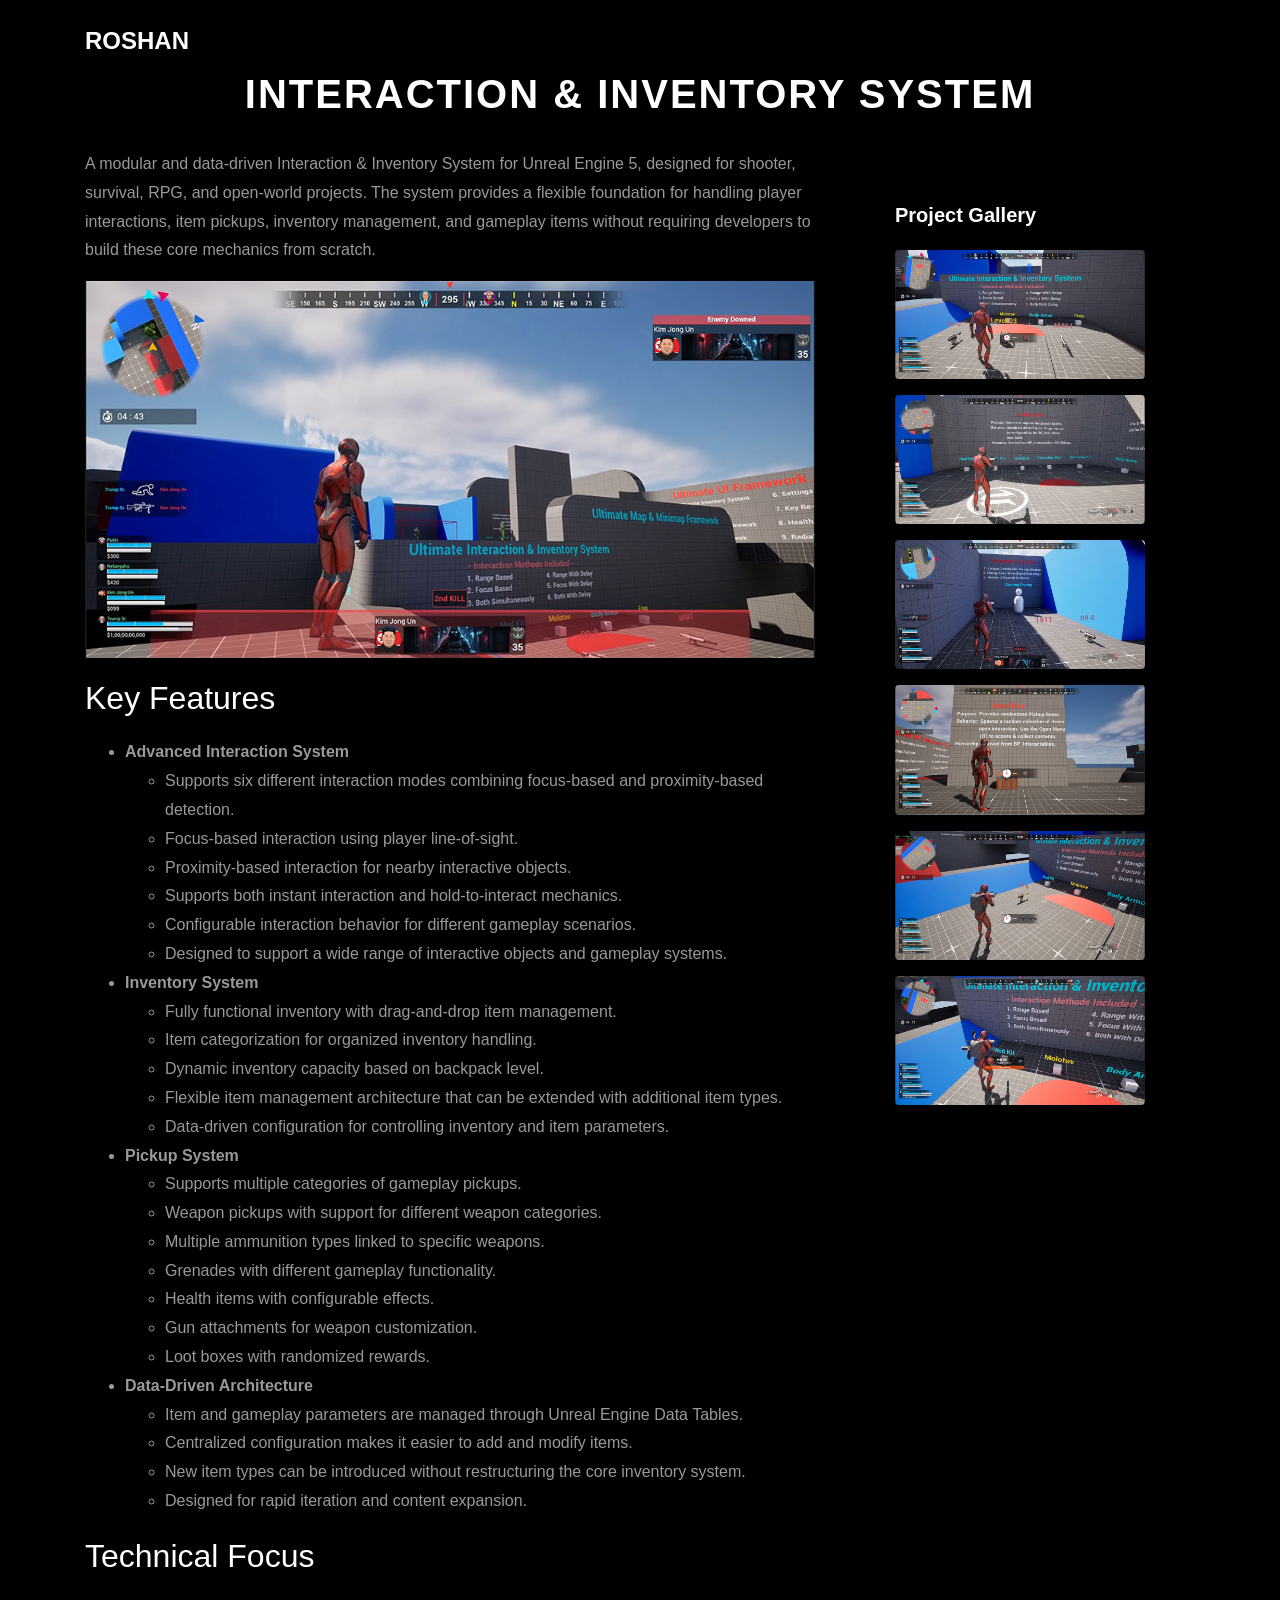
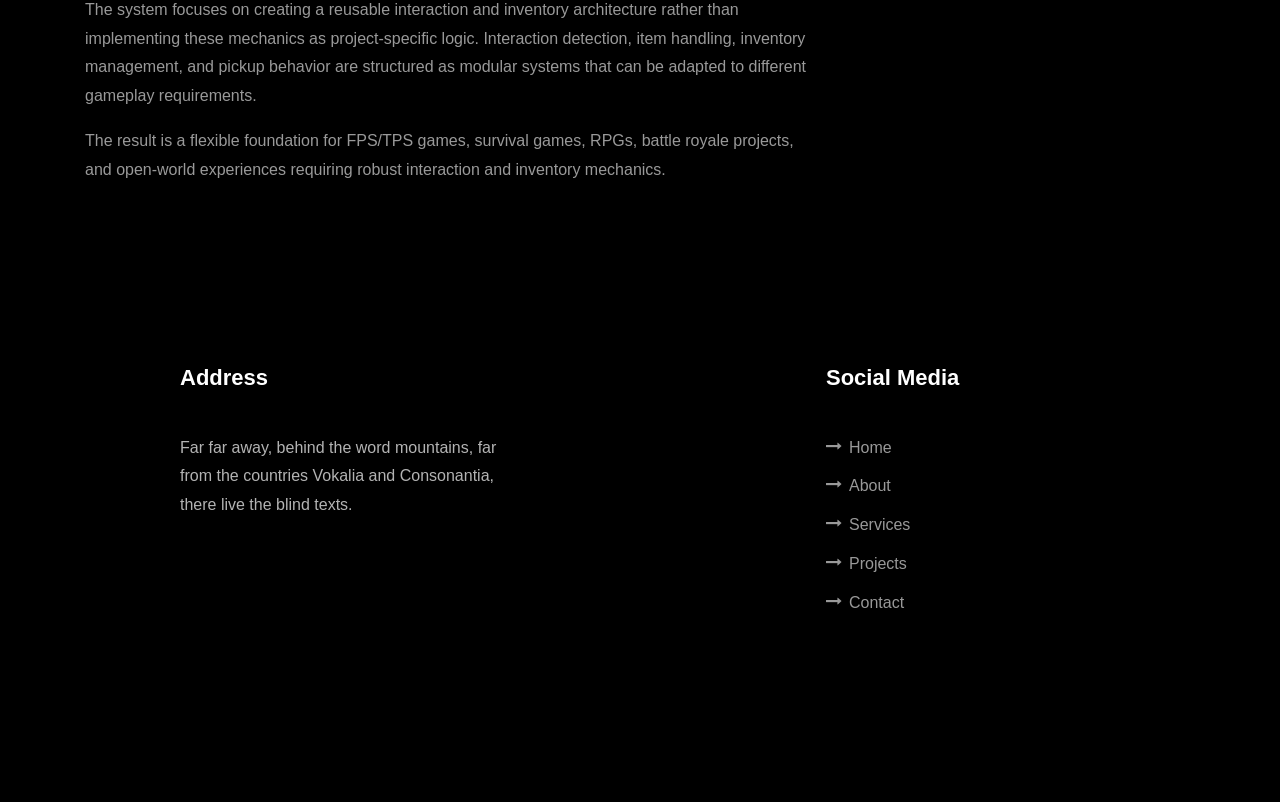
<file: Interaction & Inventory System.html>
<!DOCTYPE html>
<html lang="en">
  <head>
    <title>Clark - Free Bootstrap 4 Template by Colorlib</title>
    <meta charset="utf-8">
    <meta name="viewport" content="width=device-width, initial-scale=1, shrink-to-fit=no">
    
    <link href="https://fonts.googleapis.com/css?family=Poppins:100,200,300,400,500,600,700,800,900" rel="stylesheet">

    <link rel="stylesheet" href="css/open-iconic-bootstrap.min.css">
    <link rel="stylesheet" href="css/animate.css">
    
    <link rel="stylesheet" href="css/owl.carousel.min.css">
    <link rel="stylesheet" href="css/owl.theme.default.min.css">
    <link rel="stylesheet" href="css/magnific-popup.css">

    <link rel="stylesheet" href="css/aos.css">

    <link rel="stylesheet" href="css/ionicons.min.css">
    
    <link rel="stylesheet" href="css/flaticon.css">
    <link rel="stylesheet" href="css/icomoon.css">
    <link rel="stylesheet" href="css/style.css">
  </head>
  <body data-spy="scroll" data-target=".site-navbar-target" data-offset="300">
	  
	  
    <nav class="navbar navbar-expand-lg navbar-dark ftco_navbar ftco-navbar-light site-navbar-target" id="ftco-navbar">
	    <div class="container">
	      <a class="navbar-brand" href="index.html">ROSHAN</a>
	      <button class="navbar-toggler js-fh5co-nav-toggle fh5co-nav-toggle" type="button" data-toggle="collapse" data-target="#ftco-nav" aria-controls="ftco-nav" aria-expanded="false" aria-label="Toggle navigation">
	        <span class="oi oi-menu"></span> Menu
	      </button>

	      <div class="collapse navbar-collapse" id="ftco-nav">
	      </div>
	    </div>
	  </nav>
	  <section class="ftco-section pt-4 pb-2" style="margin-top: 40px;">
    <div class="container">
    <div class="row">
      <div class="col-md-12 text-center">
        <h1 class="mb-0" style="font-size: 2.5rem; font-weight: 800; letter-spacing: 2px; text-transform: uppercase;">Interaction & Inventory System</h1>
      </div>
    </div>
    </div>
    </section>

    <section class="ftco-section pt-2" style="margin-top: 10px;">
      <div class="container">
        <div class="row">
          <div class="col-lg-8 ftco-animate">
            <p>
            A modular and data-driven Interaction &amp; Inventory System for Unreal Engine 5, designed for
            shooter, survival, RPG, and open-world projects. The system provides a flexible foundation for
            handling player interactions, item pickups, inventory management, and gameplay items without requiring
            developers to build these core mechanics from scratch.
            </p>
              <img src="images/Interaction & Inventory System/00.jpg" alt="" class="img-fluid">
            </p>
            <h2 class="mb-3">Key Features</h2>
<ul>
<li><b>Advanced Interaction System</b></li>
<ul>
  <li>Supports six different interaction modes combining focus-based and proximity-based detection.</li>
  <li>Focus-based interaction using player line-of-sight.</li>
  <li>Proximity-based interaction for nearby interactive objects.</li>
  <li>Supports both instant interaction and hold-to-interact mechanics.</li>
  <li>Configurable interaction behavior for different gameplay scenarios.</li>
  <li>Designed to support a wide range of interactive objects and gameplay systems.</li>
</ul>

<li><b>Inventory System</b></li>
<ul>
  <li>Fully functional inventory with drag-and-drop item management.</li>
  <li>Item categorization for organized inventory handling.</li>
  <li>Dynamic inventory capacity based on backpack level.</li>
  <li>Flexible item management architecture that can be extended with additional item types.</li>
  <li>Data-driven configuration for controlling inventory and item parameters.</li>
</ul>

<li><b>Pickup System</b></li>
<ul>
  <li>Supports multiple categories of gameplay pickups.</li>
  <li>Weapon pickups with support for different weapon categories.</li>
  <li>Multiple ammunition types linked to specific weapons.</li>
  <li>Grenades with different gameplay functionality.</li>
  <li>Health items with configurable effects.</li>
  <li>Gun attachments for weapon customization.</li>
  <li>Loot boxes with randomized rewards.</li>
</ul>

<li><b>Data-Driven Architecture</b></li>
<ul>
  <li>Item and gameplay parameters are managed through Unreal Engine Data Tables.</li>
  <li>Centralized configuration makes it easier to add and modify items.</li>
  <li>New item types can be introduced without restructuring the core inventory system.</li>
  <li>Designed for rapid iteration and content expansion.</li>
</ul>
</ul>
<h2 class="mb-3">Technical Focus</h2>

<p>
  The system focuses on creating a reusable interaction and inventory architecture rather than
  implementing these mechanics as project-specific logic. Interaction detection, item handling,
  inventory management, and pickup behavior are structured as modular systems that can be adapted
  to different gameplay requirements.
</p>

<p>
  The result is a flexible foundation for FPS/TPS games, survival games, RPGs, battle royale projects,
  and open-world experiences requiring robust interaction and inventory mechanics.
</p>            
          </div> <!-- .col-md-8 -->
          <div class="col-lg-4 sidebar ftco-animate">
            <div class="sidebar-box">
             <div class="sidebar-box ftco-animate">
               <h3 class="heading-sidebar">Project Gallery</h3>
               <div class="project-gallery">
                <a href="images/Interaction & Inventory System/01.jpg" class="d-block mb-3">
                <img src="images/Interaction & Inventory System/01.jpg" alt="Project image 2" class="img-fluid rounded">
                </a>
                <a href="images/Interaction & Inventory System/02.jpg" class="d-block mb-3">
                <img src="images/Interaction & Inventory System/02.jpg" alt="Project image 2" class="img-fluid rounded">
                </a>
                <a href="images/Interaction & Inventory System/03.jpg" class="d-block mb-3">
                <img src="images/Interaction & Inventory System/03.jpg" alt="Project image 2" class="img-fluid rounded">
                </a>
                <a href="images/Interaction & Inventory System/04.jpg" class="d-block mb-3">
                <img src="images/Interaction & Inventory System/04.jpg" alt="Project image 2" class="img-fluid rounded">
                </a>
                <a href="images/Interaction & Inventory System/05.jpg" class="d-block mb-3">
                <img src="images/Interaction & Inventory System/05.jpg" alt="Project image 2" class="img-fluid rounded">
                </a>
                <a href="images/Interaction & Inventory System/06.jpg" class="d-block mb-3">
                <img src="images/Interaction & Inventory System/06.jpg" alt="Project image 2" class="img-fluid rounded">
                </a>

            </div>
            </div> 
            </div>
    </section> <!-- .section -->
		

    <footer class="ftco-footer ftco-section">
      <div class="container">
        <div class="row mb-5 justify-content-around">
          <div class="col-md-4">
            <div class="ftco-footer-widget mb-4">
              <h2 class="ftco-heading-2">Address</h2>
              <p>Far far away, behind the word mountains, far from the countries Vokalia and Consonantia, there live the blind texts.</p>
            </div>
          </div>
          <div class="col-md-4 footer-social-column">
            <div class="ftco-footer-widget mb-4">
              <h2 class="ftco-heading-2">Social Media</h2>
              <ul class="list-unstyled">
                <li><a href="#"><span class="icon-long-arrow-right mr-2"></span>Home</a></li>
                <li><a href="#"><span class="icon-long-arrow-right mr-2"></span>About</a></li>
                <li><a href="#"><span class="icon-long-arrow-right mr-2"></span>Services</a></li>
                <li><a href="#"><span class="icon-long-arrow-right mr-2"></span>Projects</a></li>
                <li><a href="#"><span class="icon-long-arrow-right mr-2"></span>Contact</a></li>
              </ul>
            </div>
          </div>
          </div>
        </div>
    </footer>
    
  

  <!-- loader -->
  <div id="ftco-loader" class="show fullscreen"><svg class="circular" width="48px" height="48px"><circle class="path-bg" cx="24" cy="24" r="22" fill="none" stroke-width="4" stroke="#eeeeee"/><circle class="path" cx="24" cy="24" r="22" fill="none" stroke-width="4" stroke-miterlimit="10" stroke="#F96D00"/></svg></div>


  <script src="js/jquery.min.js"></script>
  <script src="js/jquery-migrate-3.0.1.min.js"></script>
  <script src="js/popper.min.js"></script>
  <script src="js/bootstrap.min.js"></script>
  <script src="js/jquery.easing.1.3.js"></script>
  <script src="js/jquery.waypoints.min.js"></script>
  <script src="js/jquery.stellar.min.js"></script>
  <script src="js/owl.carousel.min.js"></script>
  <script src="js/jquery.magnific-popup.min.js"></script>
  <script src="js/aos.js"></script>
  <script src="js/jquery.animateNumber.min.js"></script>
  <script src="js/scrollax.min.js"></script>
  
  <script src="js/main.js"></script>
    
  </body>
</html>
</file>
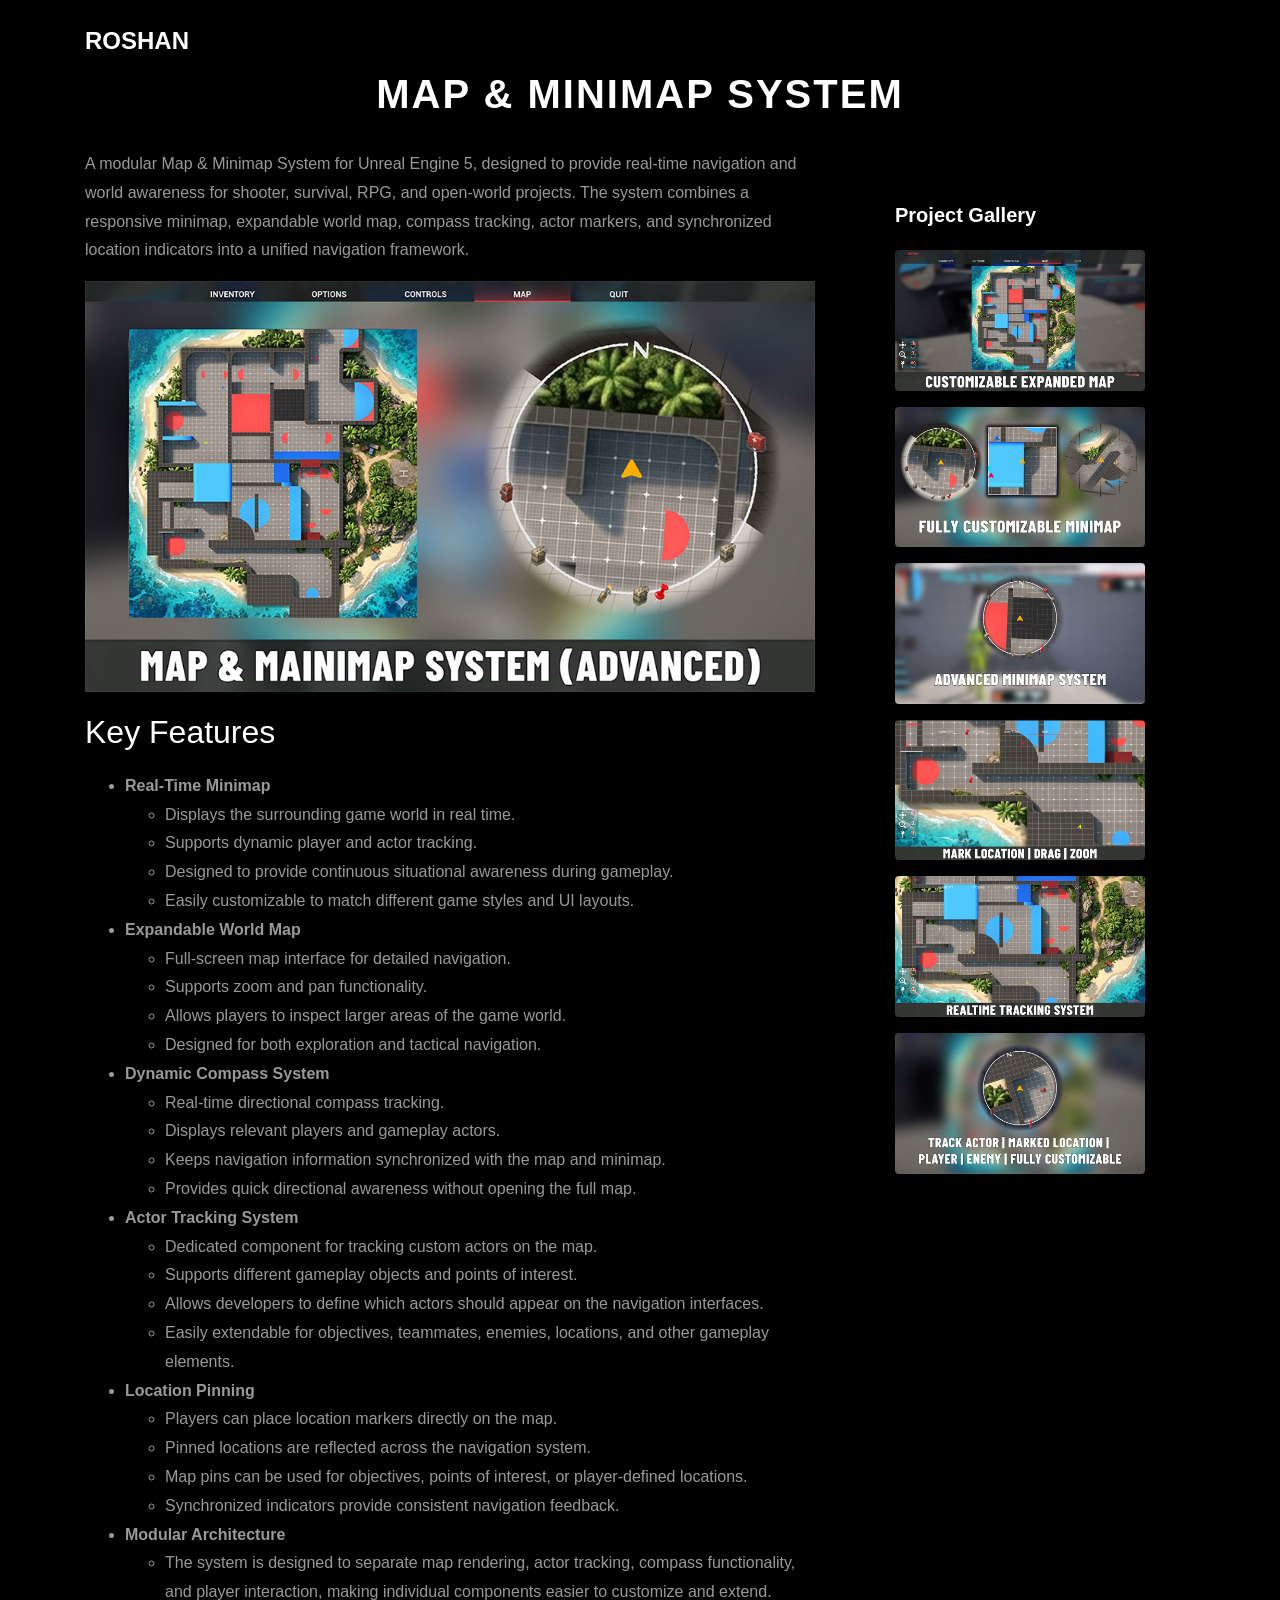
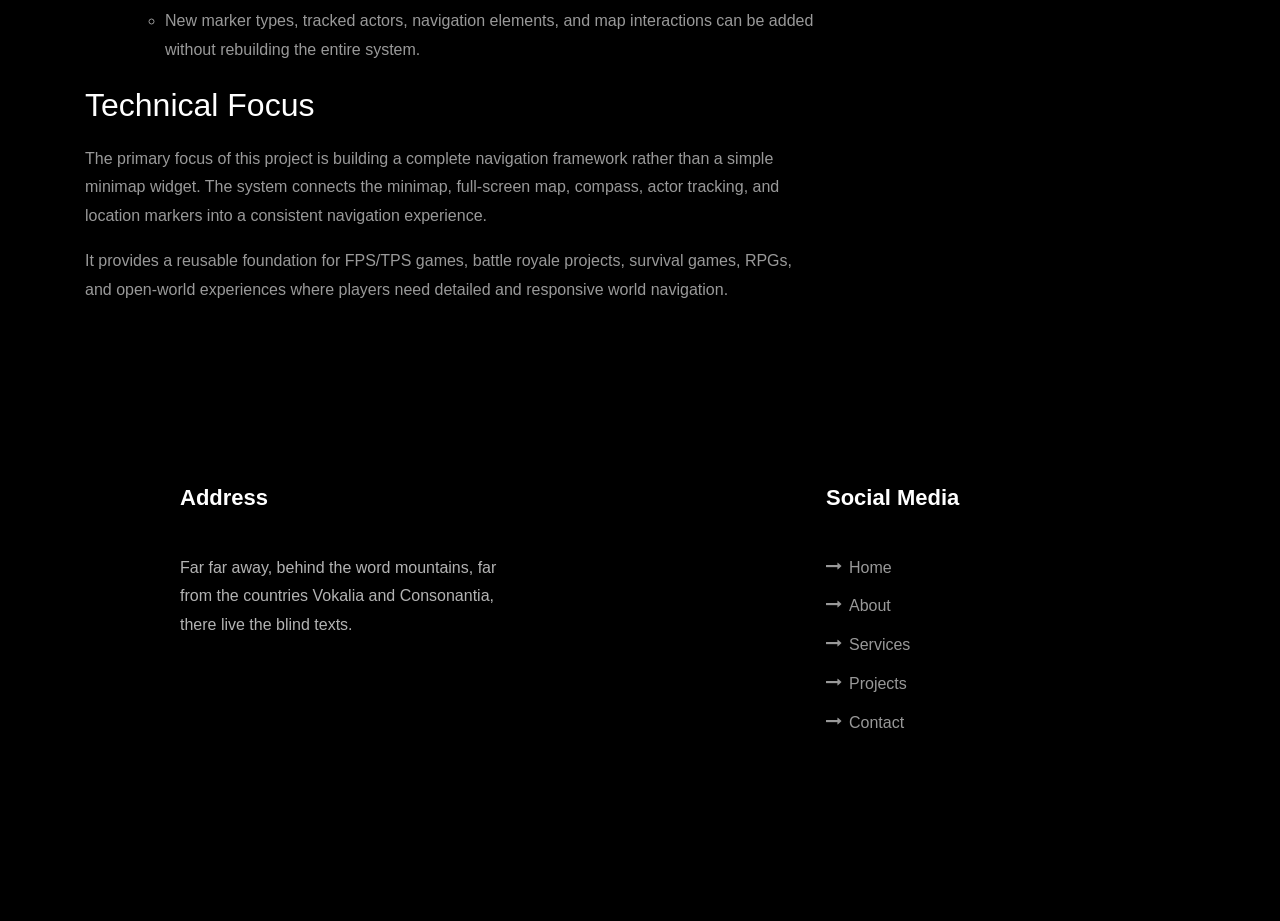
<file: Map & Minimap System.html>
<!DOCTYPE html>
<html lang="en">
  <head>
    <title>Clark - Free Bootstrap 4 Template by Colorlib</title>
    <meta charset="utf-8">
    <meta name="viewport" content="width=device-width, initial-scale=1, shrink-to-fit=no">
    
    <link href="https://fonts.googleapis.com/css?family=Poppins:100,200,300,400,500,600,700,800,900" rel="stylesheet">

    <link rel="stylesheet" href="css/open-iconic-bootstrap.min.css">
    <link rel="stylesheet" href="css/animate.css">
    
    <link rel="stylesheet" href="css/owl.carousel.min.css">
    <link rel="stylesheet" href="css/owl.theme.default.min.css">
    <link rel="stylesheet" href="css/magnific-popup.css">

    <link rel="stylesheet" href="css/aos.css">

    <link rel="stylesheet" href="css/ionicons.min.css">
    
    <link rel="stylesheet" href="css/flaticon.css">
    <link rel="stylesheet" href="css/icomoon.css">
    <link rel="stylesheet" href="css/style.css">
  </head>
  <body data-spy="scroll" data-target=".site-navbar-target" data-offset="300">
	  
	  
    <nav class="navbar navbar-expand-lg navbar-dark ftco_navbar ftco-navbar-light site-navbar-target" id="ftco-navbar">
	    <div class="container">
	      <a class="navbar-brand" href="index.html">ROSHAN</a>
	      <button class="navbar-toggler js-fh5co-nav-toggle fh5co-nav-toggle" type="button" data-toggle="collapse" data-target="#ftco-nav" aria-controls="ftco-nav" aria-expanded="false" aria-label="Toggle navigation">
	        <span class="oi oi-menu"></span> Menu
	      </button>
	    </div>
	  </nav>
	  <section class="ftco-section pt-4 pb-2" style="margin-top: 40px;">
    <div class="container">
    <div class="row">
      <div class="col-md-12 text-center">
        <h1 class="mb-0" style="font-size: 2.5rem; font-weight: 800; letter-spacing: 2px; text-transform: uppercase;">Map & Minimap System</h1>
      </div>
    </div>
    </div>
    </section>

    <section class="ftco-section pt-2" style="margin-top: 10px;">
      <div class="container">
        <div class="row">
          <div class="col-lg-8 ftco-animate">
            <p>
  A modular Map &amp; Minimap System for Unreal Engine 5, designed to provide real-time navigation and
  world awareness for shooter, survival, RPG, and open-world projects. The system combines a responsive
  minimap, expandable world map, compass tracking, actor markers, and synchronized location indicators
  into a unified navigation framework.
</p>
              <img src="images/Map & Minimap System/00.jpg" alt="" class="img-fluid">
            </p>
<h2 class="mb-3">Key Features</h2>
<ul>
<li><b>Real-Time Minimap</b></li>
<ul>
  <li>Displays the surrounding game world in real time.</li>
  <li>Supports dynamic player and actor tracking.</li>
  <li>Designed to provide continuous situational awareness during gameplay.</li>
  <li>Easily customizable to match different game styles and UI layouts.</li>
</ul>

<li><b>Expandable World Map</b></li>
<ul>
  <li>Full-screen map interface for detailed navigation.</li>
  <li>Supports zoom and pan functionality.</li>
  <li>Allows players to inspect larger areas of the game world.</li>
  <li>Designed for both exploration and tactical navigation.</li>
</ul>

<li><b>Dynamic Compass System</b></li>
<ul>
  <li>Real-time directional compass tracking.</li>
  <li>Displays relevant players and gameplay actors.</li>
  <li>Keeps navigation information synchronized with the map and minimap.</li>
  <li>Provides quick directional awareness without opening the full map.</li>
</ul>

<li><b>Actor Tracking System</b></li>
<ul>
  <li>Dedicated component for tracking custom actors on the map.</li>
  <li>Supports different gameplay objects and points of interest.</li>
  <li>Allows developers to define which actors should appear on the navigation interfaces.</li>
  <li>Easily extendable for objectives, teammates, enemies, locations, and other gameplay elements.</li>
</ul>

<li><b>Location Pinning</b></li>
<ul>
  <li>Players can place location markers directly on the map.</li>
  <li>Pinned locations are reflected across the navigation system.</li>
  <li>Map pins can be used for objectives, points of interest, or player-defined locations.</li>
  <li>Synchronized indicators provide consistent navigation feedback.</li>
</ul>

<li><b>Modular Architecture</b></li>
<ul>
  <li>
    The system is designed to separate map rendering, actor tracking, compass functionality, and
    player interaction, making individual components easier to customize and extend.
  </li>
  <li>
    New marker types, tracked actors, navigation elements, and map interactions can be added without
    rebuilding the entire system.
  </li>
</ul>
</ul>
<h2 class="mb-3">Technical Focus</h2>

<p>
  The primary focus of this project is building a complete navigation framework rather than a simple
  minimap widget. The system connects the minimap, full-screen map, compass, actor tracking, and
  location markers into a consistent navigation experience.
</p>

<p>
  It provides a reusable foundation for FPS/TPS games, battle royale projects, survival games, RPGs,
  and open-world experiences where players need detailed and responsive world navigation.
</p>

          </div> <!-- .col-md-8 -->
          <div class="col-lg-4 sidebar ftco-animate">
            <div class="sidebar-box">
             <div class="sidebar-box ftco-animate">
               <h3 class="heading-sidebar">Project Gallery</h3>
               <div class="project-gallery">
                <a href="images/Map & Minimap System/01.jpg" class="d-block mb-3">
                <img src="images/Map & Minimap System/01.jpg" alt="Project image 2" class="img-fluid rounded">
                </a>
                <a href="images/Map & Minimap System/02.jpg" class="d-block mb-3">
                <img src="images/Map & Minimap System/02.jpg" alt="Project image 2" class="img-fluid rounded">
                </a>
                <a href="images/Map & Minimap System/03.jpg" class="d-block mb-3">
                <img src="images/Map & Minimap System/03.jpg" alt="Project image 2" class="img-fluid rounded">
                </a>
                <a href="images/Map & Minimap System/04.jpg" class="d-block mb-3">
                <img src="images/Map & Minimap System/04.jpg" alt="Project image 2" class="img-fluid rounded">
                </a>
                <a href="images/Map & Minimap System/05.jpg" class="d-block mb-3">
                <img src="images/Map & Minimap System/05.jpg" alt="Project image 2" class="img-fluid rounded">
                </a>
                <a href="images/Map & Minimap System/06.jpg" class="d-block mb-3">
                <img src="images/Map & Minimap System/06.jpg" alt="Project image 2" class="img-fluid rounded">
                </a>

            </div>
            </div> 
            </div>
    </section> <!-- .section -->
		

    <footer class="ftco-footer ftco-section">
      <div class="container">
        <div class="row mb-5 justify-content-around">
          <div class="col-md-4">
            <div class="ftco-footer-widget mb-4">
              <h2 class="ftco-heading-2">Address</h2>
              <p>Far far away, behind the word mountains, far from the countries Vokalia and Consonantia, there live the blind texts.</p>
            </div>
          </div>
          <div class="col-md-4 footer-social-column">
            <div class="ftco-footer-widget mb-4">
              <h2 class="ftco-heading-2">Social Media</h2>
              <ul class="list-unstyled">
                <li><a href="#"><span class="icon-long-arrow-right mr-2"></span>Home</a></li>
                <li><a href="#"><span class="icon-long-arrow-right mr-2"></span>About</a></li>
                <li><a href="#"><span class="icon-long-arrow-right mr-2"></span>Services</a></li>
                <li><a href="#"><span class="icon-long-arrow-right mr-2"></span>Projects</a></li>
                <li><a href="#"><span class="icon-long-arrow-right mr-2"></span>Contact</a></li>
              </ul>
            </div>
          </div>
          </div>
        </div>
    </footer>
    
  

  <!-- loader -->
  <div id="ftco-loader" class="show fullscreen"><svg class="circular" width="48px" height="48px"><circle class="path-bg" cx="24" cy="24" r="22" fill="none" stroke-width="4" stroke="#eeeeee"/><circle class="path" cx="24" cy="24" r="22" fill="none" stroke-width="4" stroke-miterlimit="10" stroke="#F96D00"/></svg></div>


  <script src="js/jquery.min.js"></script>
  <script src="js/jquery-migrate-3.0.1.min.js"></script>
  <script src="js/popper.min.js"></script>
  <script src="js/bootstrap.min.js"></script>
  <script src="js/jquery.easing.1.3.js"></script>
  <script src="js/jquery.waypoints.min.js"></script>
  <script src="js/jquery.stellar.min.js"></script>
  <script src="js/owl.carousel.min.js"></script>
  <script src="js/jquery.magnific-popup.min.js"></script>
  <script src="js/aos.js"></script>
  <script src="js/jquery.animateNumber.min.js"></script>
  <script src="js/scrollax.min.js"></script>
  
  <script src="js/main.js"></script>
    
  </body>
</html>
</file>
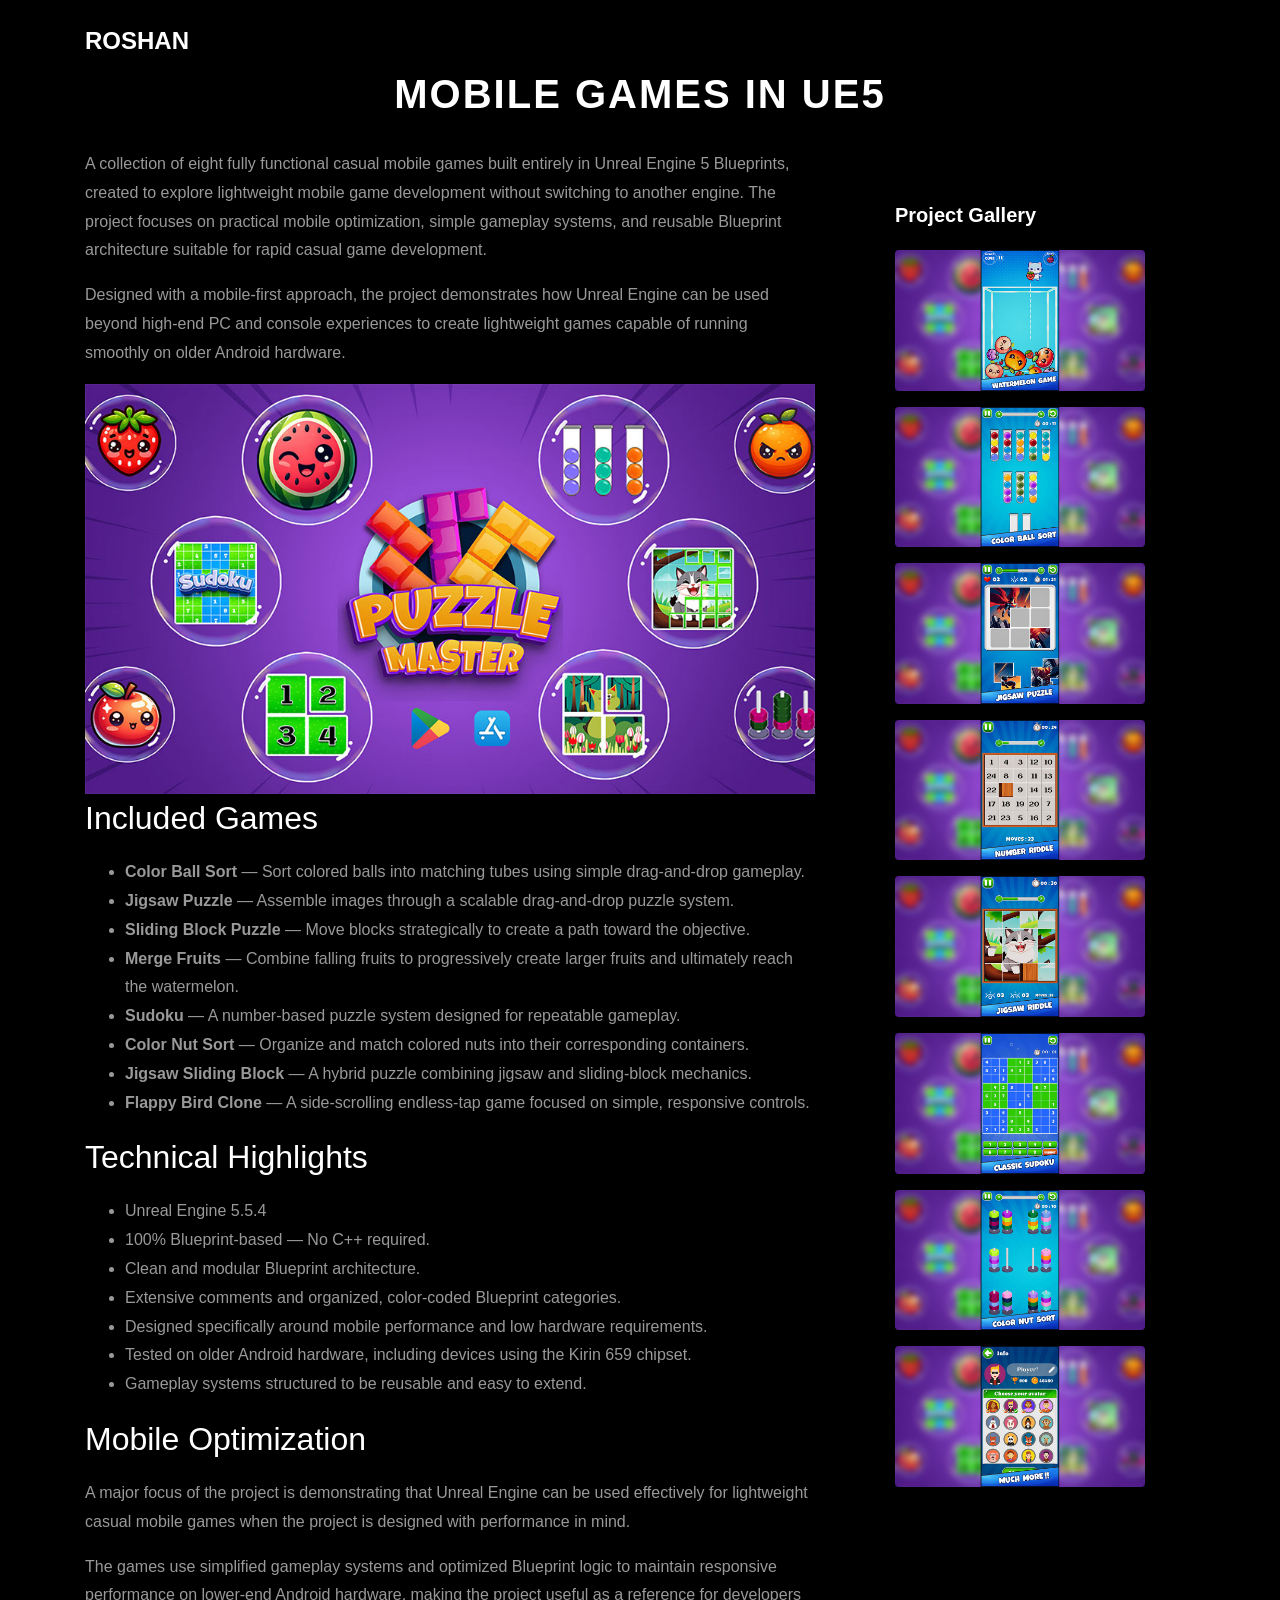
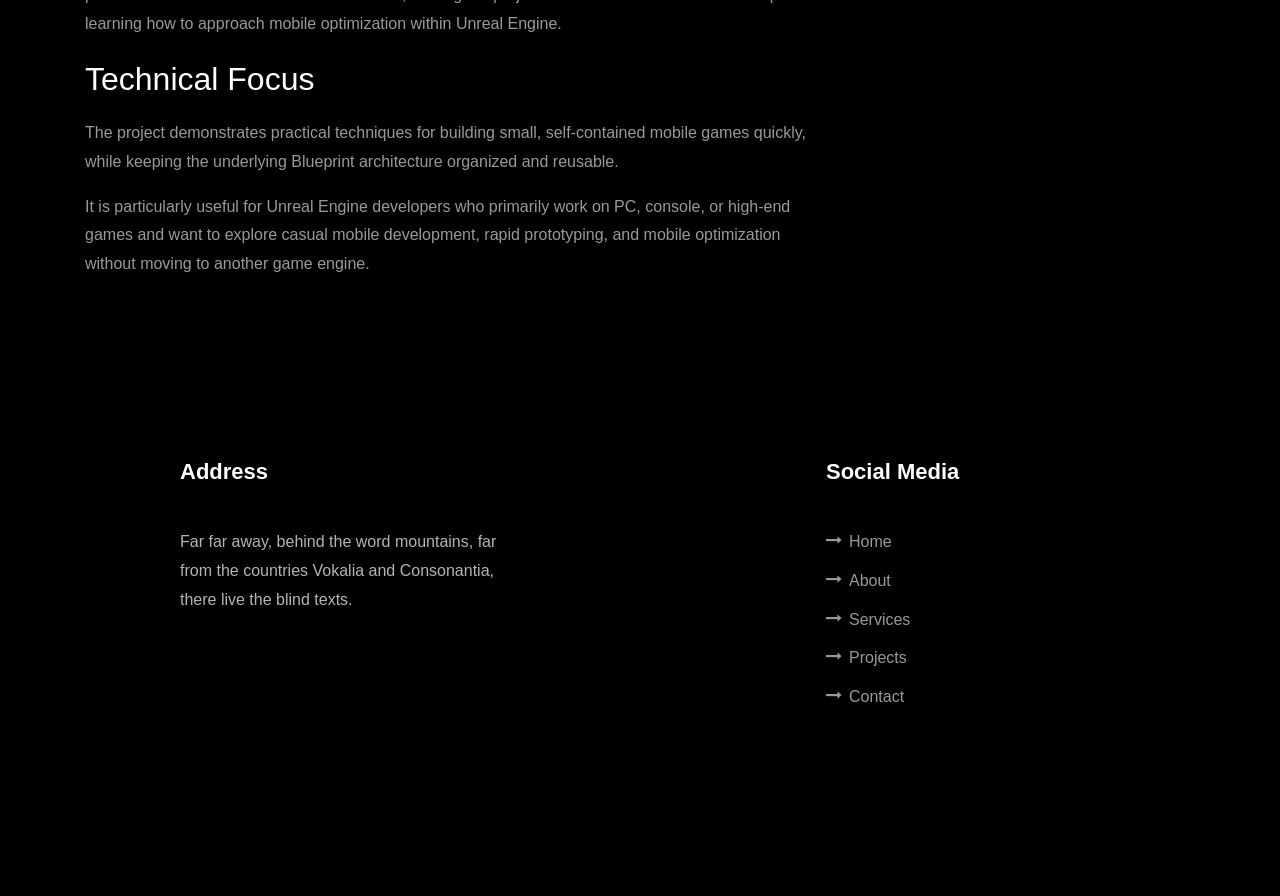
<file: Mobile Games in UE5.html>
<!DOCTYPE html>
<html lang="en">
  <head>
    <title>Clark - Free Bootstrap 4 Template by Colorlib</title>
    <meta charset="utf-8">
    <meta name="viewport" content="width=device-width, initial-scale=1, shrink-to-fit=no">
    
    <link href="https://fonts.googleapis.com/css?family=Poppins:100,200,300,400,500,600,700,800,900" rel="stylesheet">

    <link rel="stylesheet" href="css/open-iconic-bootstrap.min.css">
    <link rel="stylesheet" href="css/animate.css">
    
    <link rel="stylesheet" href="css/owl.carousel.min.css">
    <link rel="stylesheet" href="css/owl.theme.default.min.css">
    <link rel="stylesheet" href="css/magnific-popup.css">

    <link rel="stylesheet" href="css/aos.css">

    <link rel="stylesheet" href="css/ionicons.min.css">
    
    <link rel="stylesheet" href="css/flaticon.css">
    <link rel="stylesheet" href="css/icomoon.css">
    <link rel="stylesheet" href="css/style.css">
  </head>
  <body data-spy="scroll" data-target=".site-navbar-target" data-offset="300">
	  
	  
    <nav class="navbar navbar-expand-lg navbar-dark ftco_navbar ftco-navbar-light site-navbar-target" id="ftco-navbar">
	    <div class="container">
	      <a class="navbar-brand" href="index.html">ROSHAN</a>
	      <button class="navbar-toggler js-fh5co-nav-toggle fh5co-nav-toggle" type="button" data-toggle="collapse" data-target="#ftco-nav" aria-controls="ftco-nav" aria-expanded="false" aria-label="Toggle navigation">
	        <span class="oi oi-menu"></span> Menu
	      </button>

	      <div class="collapse navbar-collapse" id="ftco-nav">
	      </div>
	    </div>
	  </nav>
	  <section class="ftco-section pt-4 pb-2" style="margin-top: 40px;">
    <div class="container">
    <div class="row">
      <div class="col-md-12 text-center">
        <h1 class="mb-0" style="font-size: 2.5rem; font-weight: 800; letter-spacing: 2px; text-transform: uppercase;">Mobile Games in UE5</h1>
      </div>
    </div>
    </div>
    </section>

    <section class="ftco-section pt-2" style="margin-top: 10px;">
      <div class="container">
        <div class="row">
          <div class="col-lg-8 ftco-animate">
            <p>
  A collection of eight fully functional casual mobile games built entirely in Unreal Engine 5
  Blueprints, created to explore lightweight mobile game development without switching to another
  engine. The project focuses on practical mobile optimization, simple gameplay systems, and reusable
  Blueprint architecture suitable for rapid casual game development.
</p>

<p>
  Designed with a mobile-first approach, the project demonstrates how Unreal Engine can be used
  beyond high-end PC and console experiences to create lightweight games capable of running smoothly
  on older Android hardware.
</p>
<img src="images/Mobile Games in UE5/00.jpg" alt="" class="img-fluid">
<h2 class="mb-3">Included Games</h2>
<ul> 
<li><b>Color Ball Sort</b> — Sort colored balls into matching tubes using simple drag-and-drop gameplay.</li>

<li><b>Jigsaw Puzzle</b> — Assemble images through a scalable drag-and-drop puzzle system.</li>

<li><b>Sliding Block Puzzle</b> — Move blocks strategically to create a path toward the objective.</li>

<li><b>Merge Fruits</b> — Combine falling fruits to progressively create larger fruits and ultimately reach the watermelon.</li>

<li><b>Sudoku</b> — A number-based puzzle system designed for repeatable gameplay.</li>

<li><b>Color Nut Sort</b> — Organize and match colored nuts into their corresponding containers.</li>

<li><b>Jigsaw Sliding Block</b> — A hybrid puzzle combining jigsaw and sliding-block mechanics.</li>

<li><b>Flappy Bird Clone</b> — A side-scrolling endless-tap game focused on simple, responsive controls.</li>
</ul>
<h2 class="mb-3">Technical Highlights</h2>

<ul>
  <li>Unreal Engine 5.5.4</li>
  <li>100% Blueprint-based — No C++ required.</li>
  <li>Clean and modular Blueprint architecture.</li>
  <li>Extensive comments and organized, color-coded Blueprint categories.</li>
  <li>Designed specifically around mobile performance and low hardware requirements.</li>
  <li>Tested on older Android hardware, including devices using the Kirin 659 chipset.</li>
  <li>Gameplay systems structured to be reusable and easy to extend.</li>
</ul>

<h2 class="mb-3">Mobile Optimization</h2>

<p>
  A major focus of the project is demonstrating that Unreal Engine can be used effectively for
  lightweight casual mobile games when the project is designed with performance in mind.
</p>

<p>
  The games use simplified gameplay systems and optimized Blueprint logic to maintain responsive
  performance on lower-end Android hardware, making the project useful as a reference for developers
  learning how to approach mobile optimization within Unreal Engine.
</p>

<h2 class="mb-3">Technical Focus</h2>

<p>
  The project demonstrates practical techniques for building small, self-contained mobile games
  quickly, while keeping the underlying Blueprint architecture organized and reusable.
</p>

<p>
  It is particularly useful for Unreal Engine developers who primarily work on PC, console, or
  high-end games and want to explore casual mobile development, rapid prototyping, and mobile
  optimization without moving to another game engine.
</p>            
          </div> <!-- .col-md-8 -->
          <div class="col-lg-4 sidebar ftco-animate">
            <div class="sidebar-box">
             <div class="sidebar-box ftco-animate">
               <h3 class="heading-sidebar">Project Gallery</h3>
               <div class="project-gallery">
                <a href="images/Mobile Games in UE5/01.jpg" class="d-block mb-3">
                <img src="images/Mobile Games in UE5/01.jpg" alt="Project image 2" class="img-fluid rounded">
                </a>
                <a href="images/Mobile Games in UE5/02.jpg" class="d-block mb-3">
                <img src="images/Mobile Games in UE5/02.jpg" alt="Project image 2" class="img-fluid rounded">
                </a>
                <a href="images/Mobile Games in UE5/03.jpg" class="d-block mb-3">
                <img src="images/Mobile Games in UE5/03.jpg" alt="Project image 2" class="img-fluid rounded">
                </a>
                <a href="images/Mobile Games in UE5/04.jpg" class="d-block mb-3">
                <img src="images/Mobile Games in UE5/04.jpg" alt="Project image 2" class="img-fluid rounded">
                </a>
                <a href="images/Mobile Games in UE5/05.jpg" class="d-block mb-3">
                <img src="images/Mobile Games in UE5/05.jpg" alt="Project image 2" class="img-fluid rounded">
                </a>
                <a href="images/Mobile Games in UE5/06.jpg" class="d-block mb-3">
                <img src="images/Mobile Games in UE5/06.jpg" alt="Project image 2" class="img-fluid rounded">
                </a>
                <a href="images/Mobile Games in UE5/07.jpg" class="d-block mb-3">
                <img src="images/Mobile Games in UE5/07.jpg" alt="Project image 2" class="img-fluid rounded">
                </a>
                <a href="images/Mobile Games in UE5/08.jpg" class="d-block mb-3">
                <img src="images/Mobile Games in UE5/08.jpg" alt="Project image 2" class="img-fluid rounded">
                </a>

            </div>
            </div> 
            </div>
    </section> <!-- .section -->
		

    <footer class="ftco-footer ftco-section">
      <div class="container">
        <div class="row mb-5 justify-content-around">
          <div class="col-md-4">
            <div class="ftco-footer-widget mb-4">
              <h2 class="ftco-heading-2">Address</h2>
              <p>Far far away, behind the word mountains, far from the countries Vokalia and Consonantia, there live the blind texts.</p>
            </div>
          </div>
          <div class="col-md-4 footer-social-column">
            <div class="ftco-footer-widget mb-4">
              <h2 class="ftco-heading-2">Social Media</h2>
              <ul class="list-unstyled">
                <li><a href="#"><span class="icon-long-arrow-right mr-2"></span>Home</a></li>
                <li><a href="#"><span class="icon-long-arrow-right mr-2"></span>About</a></li>
                <li><a href="#"><span class="icon-long-arrow-right mr-2"></span>Services</a></li>
                <li><a href="#"><span class="icon-long-arrow-right mr-2"></span>Projects</a></li>
                <li><a href="#"><span class="icon-long-arrow-right mr-2"></span>Contact</a></li>
              </ul>
            </div>
          </div>
          </div>
        </div>
    </footer>
    
  

  <!-- loader -->
  <div id="ftco-loader" class="show fullscreen"><svg class="circular" width="48px" height="48px"><circle class="path-bg" cx="24" cy="24" r="22" fill="none" stroke-width="4" stroke="#eeeeee"/><circle class="path" cx="24" cy="24" r="22" fill="none" stroke-width="4" stroke-miterlimit="10" stroke="#F96D00"/></svg></div>


  <script src="js/jquery.min.js"></script>
  <script src="js/jquery-migrate-3.0.1.min.js"></script>
  <script src="js/popper.min.js"></script>
  <script src="js/bootstrap.min.js"></script>
  <script src="js/jquery.easing.1.3.js"></script>
  <script src="js/jquery.waypoints.min.js"></script>
  <script src="js/jquery.stellar.min.js"></script>
  <script src="js/owl.carousel.min.js"></script>
  <script src="js/jquery.magnific-popup.min.js"></script>
  <script src="js/aos.js"></script>
  <script src="js/jquery.animateNumber.min.js"></script>
  <script src="js/scrollax.min.js"></script>
  
  <script src="js/main.js"></script>
    
  </body>
</html>
</file>
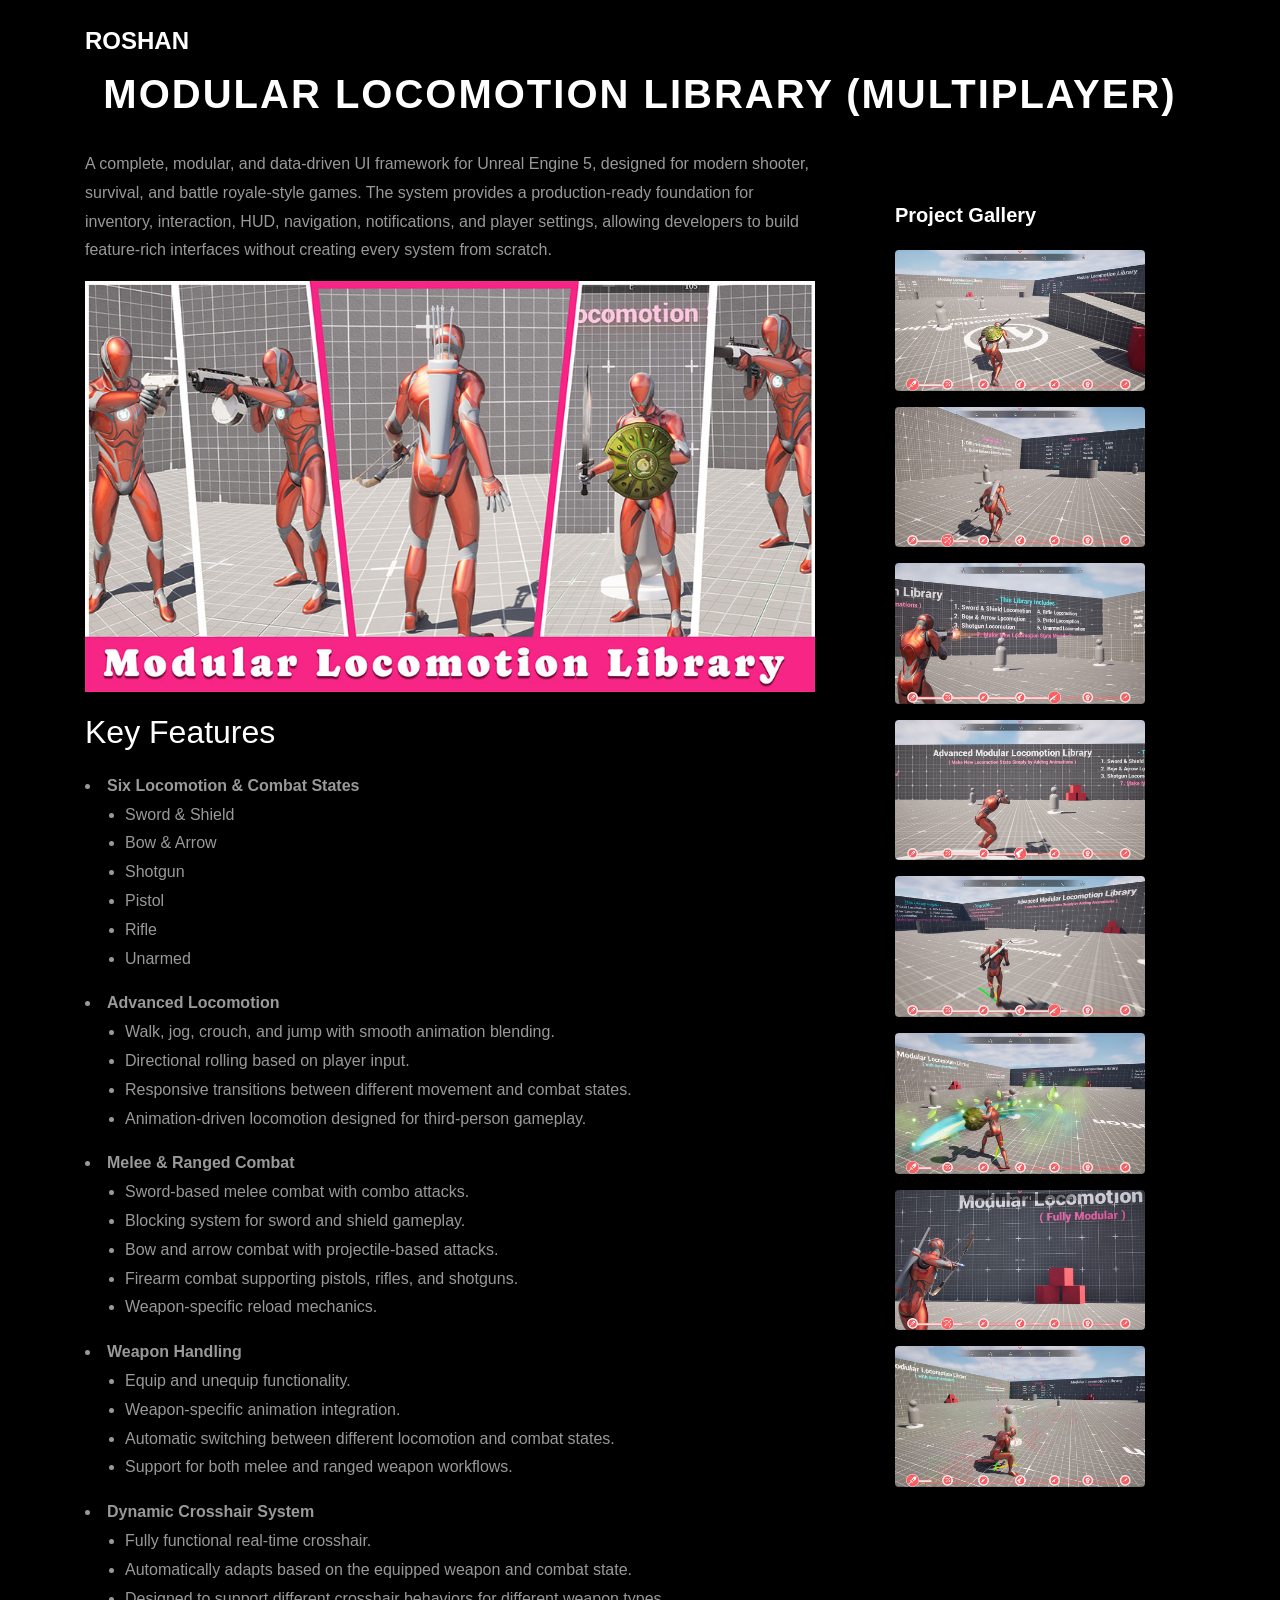
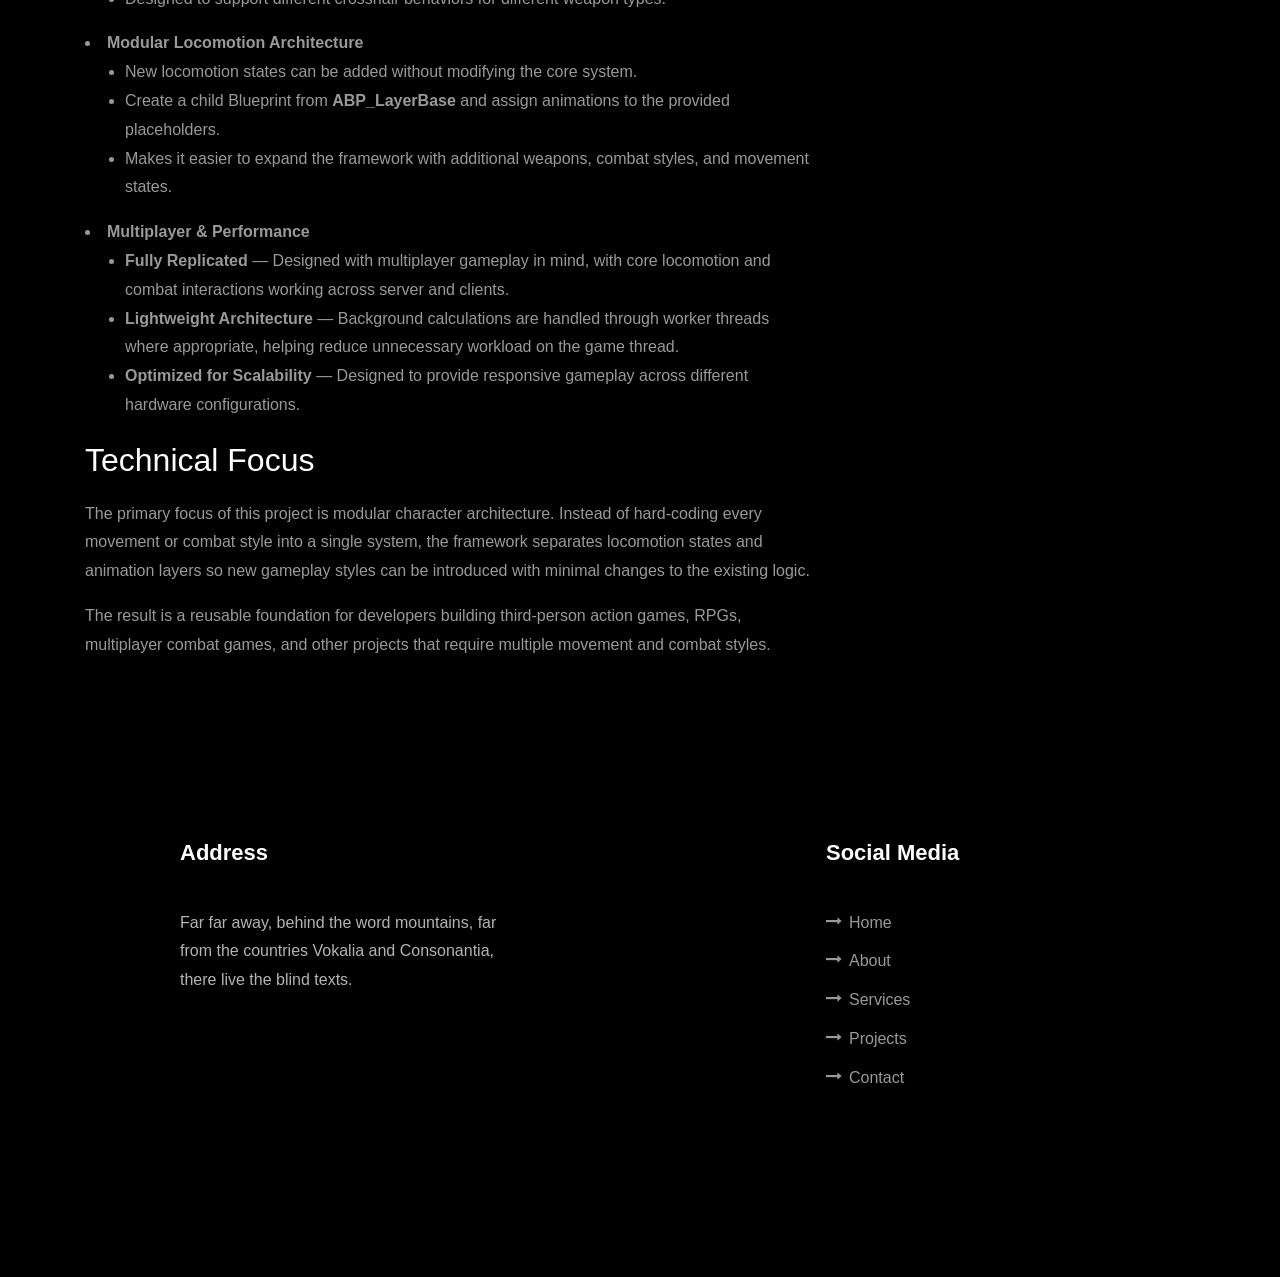
<file: Modular Locomotion Library (Multiplayer).html>
<!DOCTYPE html>
<html lang="en">
  <head>
    <title>Clark - Free Bootstrap 4 Template by Colorlib</title>
    <meta charset="utf-8">
    <meta name="viewport" content="width=device-width, initial-scale=1, shrink-to-fit=no">
    
    <link href="https://fonts.googleapis.com/css?family=Poppins:100,200,300,400,500,600,700,800,900" rel="stylesheet">

    <link rel="stylesheet" href="css/open-iconic-bootstrap.min.css">
    <link rel="stylesheet" href="css/animate.css">
    
    <link rel="stylesheet" href="css/owl.carousel.min.css">
    <link rel="stylesheet" href="css/owl.theme.default.min.css">
    <link rel="stylesheet" href="css/magnific-popup.css">

    <link rel="stylesheet" href="css/aos.css">

    <link rel="stylesheet" href="css/ionicons.min.css">
    
    <link rel="stylesheet" href="css/flaticon.css">
    <link rel="stylesheet" href="css/icomoon.css">
    <link rel="stylesheet" href="css/style.css">
  </head>
  <body data-spy="scroll" data-target=".site-navbar-target" data-offset="300">
	  
	  
    <nav class="navbar navbar-expand-lg navbar-dark ftco_navbar ftco-navbar-light site-navbar-target" id="ftco-navbar">
	    <div class="container">
	      <a class="navbar-brand" href="index.html">ROSHAN</a>
	      <button class="navbar-toggler js-fh5co-nav-toggle fh5co-nav-toggle" type="button" data-toggle="collapse" data-target="#ftco-nav" aria-controls="ftco-nav" aria-expanded="false" aria-label="Toggle navigation">
	        <span class="oi oi-menu"></span> Menu
	      </button>

	    </div>
	  </nav>
	  <section class="ftco-section pt-4 pb-2" style="margin-top: 40px;">
    <div class="container">
    <div class="row">
      <div class="col-md-12 text-center">
        <h1 class="mb-0" style="font-size: 2.5rem; font-weight: 800; letter-spacing: 2px; text-transform: uppercase;">Modular Locomotion Library (Multiplayer)</h1>
      </div>
    </div>
    </div>
    </section>

    <section class="ftco-section pt-2" style="margin-top: 10px;">
      <div class="container">
        <div class="row">
          <div class="col-lg-8 ftco-animate">
            <p>A complete, modular, and data-driven UI framework for Unreal Engine 5, designed for modern
               shooter, survival, and battle royale-style games. The system provides a production-ready foundation for
               inventory, interaction, HUD, navigation, notifications, and player settings, allowing developers to build
               feature-rich interfaces without creating every system from scratch.</p>
            <p>
              <img src="images/Modular Locomotion Library (Multiplayer)/00.jpg" alt="" class="img-fluid">
            </p>
<h2 class="mb-3">Key Features</h2>

<li><b>Six Locomotion &amp; Combat States</b></li>
<ul>
  <li>Sword &amp; Shield</li>
  <li>Bow &amp; Arrow</li>
  <li>Shotgun</li>
  <li>Pistol</li>
  <li>Rifle</li>
  <li>Unarmed</li>
</ul>

<li><b>Advanced Locomotion</b></li>
<ul>
  <li>Walk, jog, crouch, and jump with smooth animation blending.</li>
  <li>Directional rolling based on player input.</li>
  <li>Responsive transitions between different movement and combat states.</li>
  <li>Animation-driven locomotion designed for third-person gameplay.</li>
</ul>

<li><b>Melee &amp; Ranged Combat</b></li>
<ul>
  <li>Sword-based melee combat with combo attacks.</li>
  <li>Blocking system for sword and shield gameplay.</li>
  <li>Bow and arrow combat with projectile-based attacks.</li>
  <li>Firearm combat supporting pistols, rifles, and shotguns.</li>
  <li>Weapon-specific reload mechanics.</li>
</ul>

<li><b>Weapon Handling</b></li>
<ul>
  <li>Equip and unequip functionality.</li>
  <li>Weapon-specific animation integration.</li>
  <li>Automatic switching between different locomotion and combat states.</li>
  <li>Support for both melee and ranged weapon workflows.</li>
</ul>

<li><b>Dynamic Crosshair System</b></li>
<ul>
  <li>Fully functional real-time crosshair.</li>
  <li>Automatically adapts based on the equipped weapon and combat state.</li>
  <li>Designed to support different crosshair behaviors for different weapon types.</li>
</ul>

<li><b>Modular Locomotion Architecture</b></li>
<ul>
  <li>New locomotion states can be added without modifying the core system.</li>
  <li>Create a child Blueprint from <b>ABP_LayerBase</b> and assign animations to the provided placeholders.</li>
  <li>Makes it easier to expand the framework with additional weapons, combat styles, and movement states.</li>
</ul>

<li><b>Multiplayer &amp; Performance</b></li>
<ul>
  <li><b>Fully Replicated</b> — Designed with multiplayer gameplay in mind, with core locomotion and combat interactions working across server and clients.</li>
  <li><b>Lightweight Architecture</b> — Background calculations are handled through worker threads where appropriate, helping reduce unnecessary workload on the game thread.</li>
  <li><b>Optimized for Scalability</b> — Designed to provide responsive gameplay across different hardware configurations.</li>
</ul>

<h2 class="mb-3">Technical Focus</h2>

<p>
  The primary focus of this project is modular character architecture. Instead of hard-coding every
  movement or combat style into a single system, the framework separates locomotion states and
  animation layers so new gameplay styles can be introduced with minimal changes to the existing logic.
</p>

<p>
  The result is a reusable foundation for developers building third-person action games, RPGs,
  multiplayer combat games, and other projects that require multiple movement and combat styles.
</p>

          </div> <!-- .col-md-8 -->
          <div class="col-lg-4 sidebar ftco-animate">
            <div class="sidebar-box">
             <div class="sidebar-box ftco-animate">
               <h3 class="heading-sidebar">Project Gallery</h3>
               <div class="project-gallery">
                <a href="images/Modular Locomotion Library (Multiplayer)/01.jpg" class="d-block mb-3">
                <img src="images/Modular Locomotion Library (Multiplayer)/01.jpg" alt="Project image 2" class="img-fluid rounded">
                </a>
                <a href="images/Modular Locomotion Library (Multiplayer)/02.jpg" class="d-block mb-3">
                <img src="images/Modular Locomotion Library (Multiplayer)/02.jpg" alt="Project image 2" class="img-fluid rounded">
                </a>
                <a href="images/Modular Locomotion Library (Multiplayer)/03.jpg" class="d-block mb-3">
                <img src="images/Modular Locomotion Library (Multiplayer)/03.jpg" alt="Project image 2" class="img-fluid rounded">
                </a>
                <a href="images/Modular Locomotion Library (Multiplayer)/04.jpg" class="d-block mb-3">
                <img src="images/Modular Locomotion Library (Multiplayer)/04.jpg" alt="Project image 2" class="img-fluid rounded">
                </a>
                <a href="images/Modular Locomotion Library (Multiplayer)/05.jpg" class="d-block mb-3">
                <img src="images/Modular Locomotion Library (Multiplayer)/05.jpg" alt="Project image 2" class="img-fluid rounded">
                </a>
                <a href="images/Modular Locomotion Library (Multiplayer)/06.jpg" class="d-block mb-3">
                <img src="images/Modular Locomotion Library (Multiplayer)/06.jpg" alt="Project image 2" class="img-fluid rounded">
                </a>
                <a href="images/Modular Locomotion Library (Multiplayer)/07.jpg" class="d-block mb-3">
                <img src="images/Modular Locomotion Library (Multiplayer)/07.jpg" alt="Project image 2" class="img-fluid rounded">
                </a>
                <a href="images/Modular Locomotion Library (Multiplayer)/08.jpg" class="d-block mb-3">
                <img src="images/Modular Locomotion Library (Multiplayer)/08.jpg" alt="Project image 2" class="img-fluid rounded">
                </a>

            </div>
            </div> 
            </div>
    </section> <!-- .section -->
		

    <footer class="ftco-footer ftco-section">
      <div class="container">
        <div class="row mb-5 justify-content-around">
          <div class="col-md-4">
            <div class="ftco-footer-widget mb-4">
              <h2 class="ftco-heading-2">Address</h2>
              <p>Far far away, behind the word mountains, far from the countries Vokalia and Consonantia, there live the blind texts.</p>
            </div>
          </div>
          <div class="col-md-4 footer-social-column">
            <div class="ftco-footer-widget mb-4">
              <h2 class="ftco-heading-2">Social Media</h2>
              <ul class="list-unstyled">
                <li><a href="#"><span class="icon-long-arrow-right mr-2"></span>Home</a></li>
                <li><a href="#"><span class="icon-long-arrow-right mr-2"></span>About</a></li>
                <li><a href="#"><span class="icon-long-arrow-right mr-2"></span>Services</a></li>
                <li><a href="#"><span class="icon-long-arrow-right mr-2"></span>Projects</a></li>
                <li><a href="#"><span class="icon-long-arrow-right mr-2"></span>Contact</a></li>
              </ul>
            </div>
          </div>
          </div>
        </div>
    </footer>
    
  

  <!-- loader -->
  <div id="ftco-loader" class="show fullscreen"><svg class="circular" width="48px" height="48px"><circle class="path-bg" cx="24" cy="24" r="22" fill="none" stroke-width="4" stroke="#eeeeee"/><circle class="path" cx="24" cy="24" r="22" fill="none" stroke-width="4" stroke-miterlimit="10" stroke="#F96D00"/></svg></div>


  <script src="js/jquery.min.js"></script>
  <script src="js/jquery-migrate-3.0.1.min.js"></script>
  <script src="js/popper.min.js"></script>
  <script src="js/bootstrap.min.js"></script>
  <script src="js/jquery.easing.1.3.js"></script>
  <script src="js/jquery.waypoints.min.js"></script>
  <script src="js/jquery.stellar.min.js"></script>
  <script src="js/owl.carousel.min.js"></script>
  <script src="js/jquery.magnific-popup.min.js"></script>
  <script src="js/aos.js"></script>
  <script src="js/jquery.animateNumber.min.js"></script>
  <script src="js/scrollax.min.js"></script>
  
  <script src="js/main.js"></script>
    
  </body>
</html>
</file>
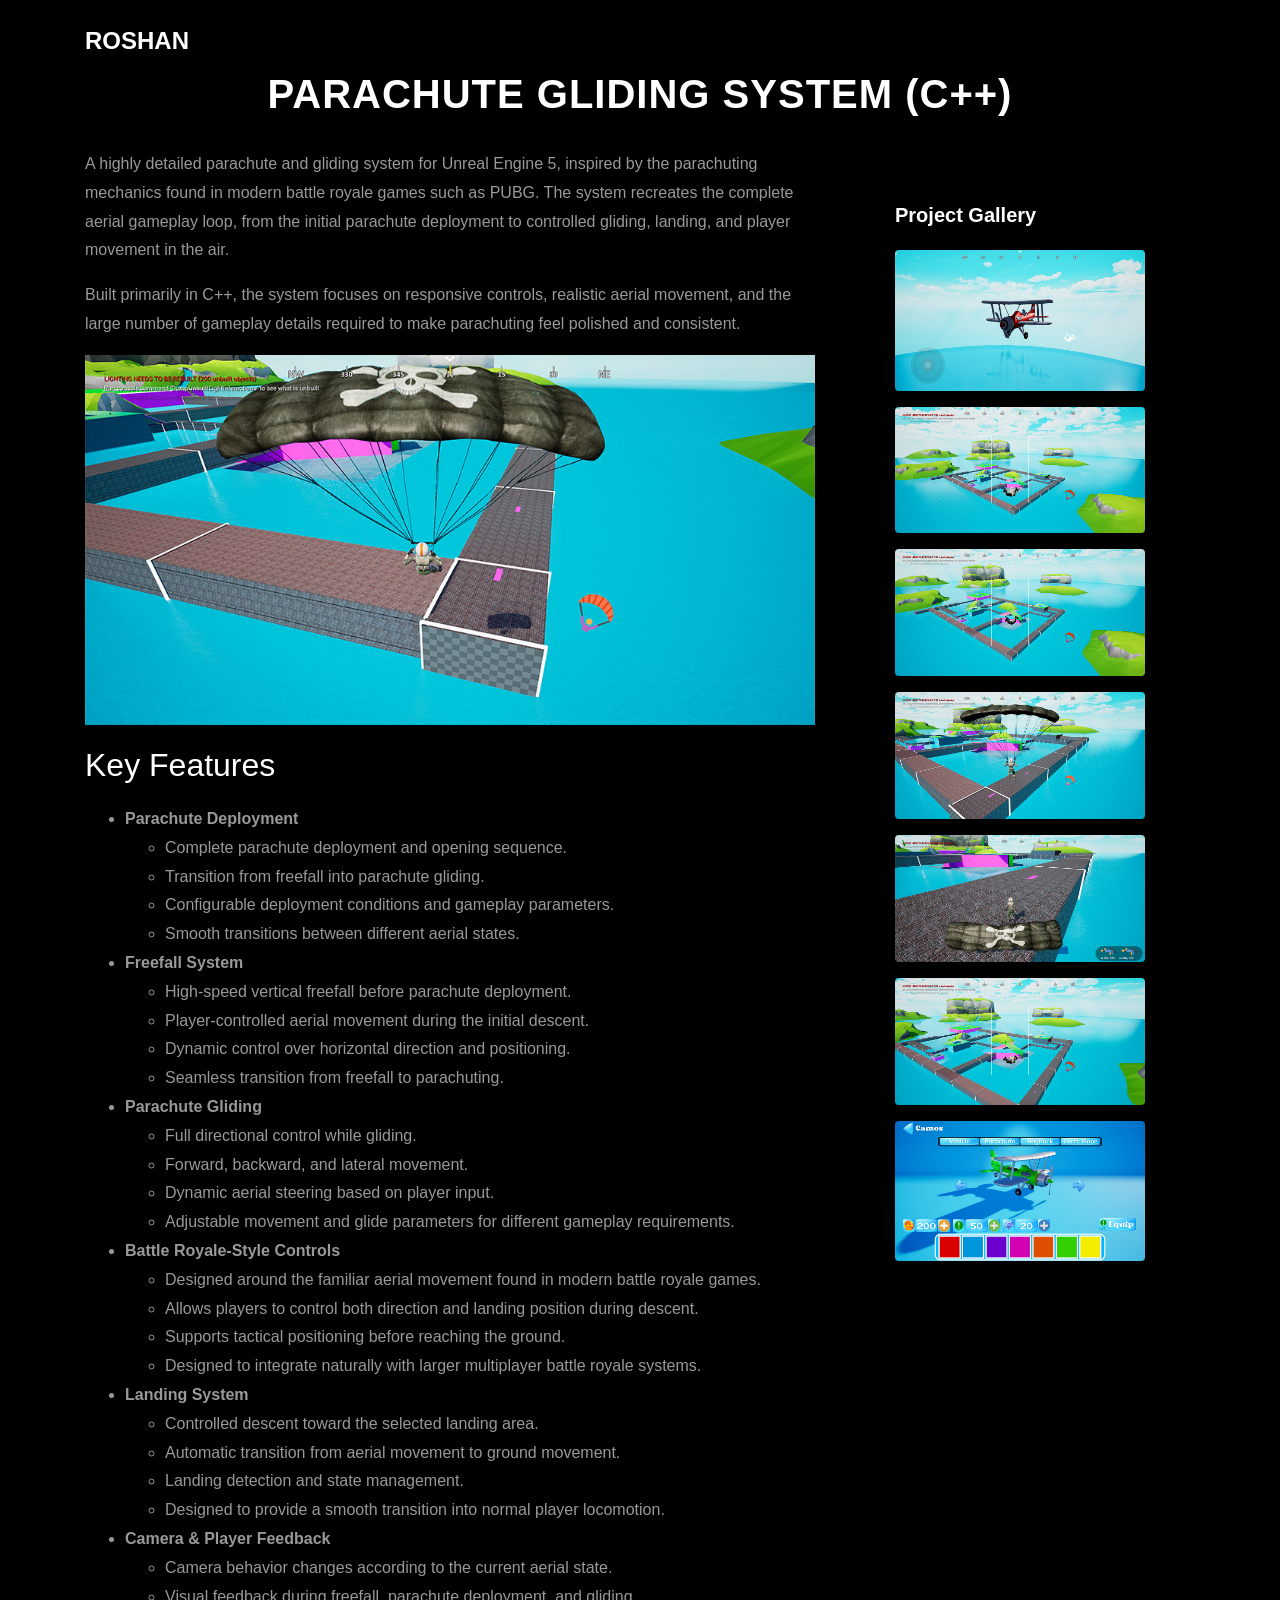
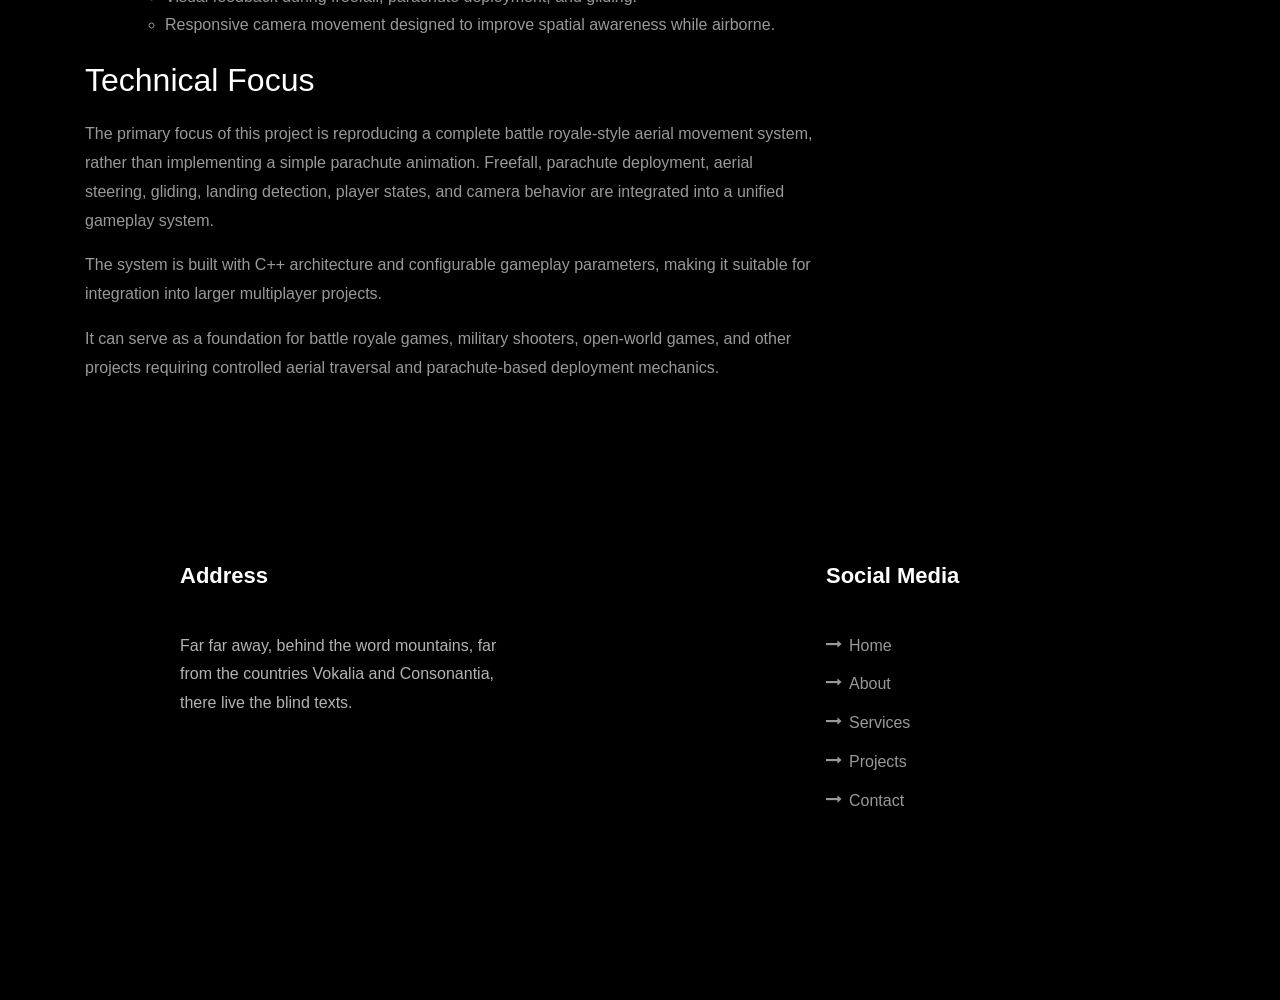
<file: Parachute Gliding System (C++).html>
<!DOCTYPE html>
<html lang="en">
  <head>
    <title>Clark - Free Bootstrap 4 Template by Colorlib</title>
    <meta charset="utf-8">
    <meta name="viewport" content="width=device-width, initial-scale=1, shrink-to-fit=no">
    
    <link href="https://fonts.googleapis.com/css?family=Poppins:100,200,300,400,500,600,700,800,900" rel="stylesheet">

    <link rel="stylesheet" href="css/open-iconic-bootstrap.min.css">
    <link rel="stylesheet" href="css/animate.css">
    
    <link rel="stylesheet" href="css/owl.carousel.min.css">
    <link rel="stylesheet" href="css/owl.theme.default.min.css">
    <link rel="stylesheet" href="css/magnific-popup.css">

    <link rel="stylesheet" href="css/aos.css">

    <link rel="stylesheet" href="css/ionicons.min.css">
    
    <link rel="stylesheet" href="css/flaticon.css">
    <link rel="stylesheet" href="css/icomoon.css">
    <link rel="stylesheet" href="css/style.css">
  </head>
  <body data-spy="scroll" data-target=".site-navbar-target" data-offset="300">
	  
	  
    <nav class="navbar navbar-expand-lg navbar-dark ftco_navbar ftco-navbar-light site-navbar-target" id="ftco-navbar">
	    <div class="container">
	      <a class="navbar-brand" href="index.html">ROSHAN</a>
	      <button class="navbar-toggler js-fh5co-nav-toggle fh5co-nav-toggle" type="button" data-toggle="collapse" data-target="#ftco-nav" aria-controls="ftco-nav" aria-expanded="false" aria-label="Toggle navigation">
	        <span class="oi oi-menu"></span> Menu
	      </button>
	    </div>
	  </nav>
	  <section class="ftco-section pt-4 pb-2" style="margin-top: 40px;">
    <div class="container">
    <div class="row">
      <div class="col-md-12 text-center">
        <h1 class="mb-0" style="font-size: 2.5rem; font-weight: 700; letter-spacing: 1px; text-transform: uppercase;">Parachute Gliding System (C++)</h1>
      </div>
    </div>
    </div>
      </section>

    <section class="ftco-section pt-2" style="margin-top: 10px;">
      <div class="container">
        <div class="row">
          <div class="col-lg-8 ftco-animate">
            <p>
  A highly detailed parachute and gliding system for Unreal Engine 5, inspired by the parachuting
  mechanics found in modern battle royale games such as PUBG. The system recreates the complete
  aerial gameplay loop, from the initial parachute deployment to controlled gliding, landing, and
  player movement in the air.
</p>

<p>
  Built primarily in C++, the system focuses on responsive controls, realistic aerial movement, and
  the large number of gameplay details required to make parachuting feel polished and consistent.
</p>
            <p>
              <img src="images/Parachute Gliding System (C++)/00.jpg" alt="" class="img-fluid">
            </p>
            <h2 class="mb-3">Key Features</h2>
<ul>
<li><b>Parachute Deployment</b></li>
<ul>
  <li>Complete parachute deployment and opening sequence.</li>
  <li>Transition from freefall into parachute gliding.</li>
  <li>Configurable deployment conditions and gameplay parameters.</li>
  <li>Smooth transitions between different aerial states.</li>
</ul>

<li><b>Freefall System</b></li>
<ul>
  <li>High-speed vertical freefall before parachute deployment.</li>
  <li>Player-controlled aerial movement during the initial descent.</li>
  <li>Dynamic control over horizontal direction and positioning.</li>
  <li>Seamless transition from freefall to parachuting.</li>
</ul>

<li><b>Parachute Gliding</b></li>
<ul>
  <li>Full directional control while gliding.</li>
  <li>Forward, backward, and lateral movement.</li>
  <li>Dynamic aerial steering based on player input.</li>
  <li>Adjustable movement and glide parameters for different gameplay requirements.</li>
</ul>

<li><b>Battle Royale-Style Controls</b></li>
<ul>
  <li>Designed around the familiar aerial movement found in modern battle royale games.</li>
  <li>Allows players to control both direction and landing position during descent.</li>
  <li>Supports tactical positioning before reaching the ground.</li>
  <li>Designed to integrate naturally with larger multiplayer battle royale systems.</li>
</ul>

<li><b>Landing System</b></li>
<ul>
  <li>Controlled descent toward the selected landing area.</li>
  <li>Automatic transition from aerial movement to ground movement.</li>
  <li>Landing detection and state management.</li>
  <li>Designed to provide a smooth transition into normal player locomotion.</li>
</ul>

<li><b>Camera &amp; Player Feedback</b></li>
<ul>
  <li>Camera behavior changes according to the current aerial state.</li>
  <li>Visual feedback during freefall, parachute deployment, and gliding.</li>
  <li>Responsive camera movement designed to improve spatial awareness while airborne.</li>
</ul>
</ul>
<h2 class="mb-3">Technical Focus</h2>

<p>
  The primary focus of this project is reproducing a complete battle royale-style aerial movement
  system, rather than implementing a simple parachute animation. Freefall, parachute deployment,
  aerial steering, gliding, landing detection, player states, and camera behavior are integrated
  into a unified gameplay system.
</p>

<p>
  The system is built with C++ architecture and configurable gameplay parameters, making it suitable
  for integration into larger multiplayer projects.
</p>

<p>
  It can serve as a foundation for battle royale games, military shooters, open-world games, and
  other projects requiring controlled aerial traversal and parachute-based deployment mechanics.
</p>
          </div> <!-- .col-md-8 -->
          <div class="col-lg-4 sidebar ftco-animate">
            <div class="sidebar-box">
             <div class="sidebar-box ftco-animate">
               <h3 class="heading-sidebar">Project Gallery</h3>
               <div class="project-gallery">
                <a href="images/Parachute Gliding System (C++)/01.jpg" class="d-block mb-3">
                <img src="images/Parachute Gliding System (C++)/01.jpg" alt="Project image 2" class="img-fluid rounded">
                </a>
                <a href="images/Parachute Gliding System (C++)/02.jpg" class="d-block mb-3">
                <img src="images/Parachute Gliding System (C++)/02.jpg" alt="Project image 2" class="img-fluid rounded">
                </a>
                <a href="images/Parachute Gliding System (C++)/03.jpg" class="d-block mb-3">
                <img src="images/Parachute Gliding System (C++)/03.jpg" alt="Project image 2" class="img-fluid rounded">
                </a>
                <a href="images/Parachute Gliding System (C++)/04.jpg" class="d-block mb-3">
                <img src="images/Parachute Gliding System (C++)/04.jpg" alt="Project image 2" class="img-fluid rounded">
                </a>
                <a href="images/Parachute Gliding System (C++)/05.jpg" class="d-block mb-3">
                <img src="images/Parachute Gliding System (C++)/05.jpg" alt="Project image 2" class="img-fluid rounded">
                </a>
                <a href="images/Parachute Gliding System (C++)/06.jpg" class="d-block mb-3">
                <img src="images/Parachute Gliding System (C++)/06.jpg" alt="Project image 2" class="img-fluid rounded">
                </a>
                <a href="images/Parachute Gliding System (C++)/07.jpg" class="d-block mb-3">
                <img src="images/Parachute Gliding System (C++)/07.jpg" alt="Project image 2" class="img-fluid rounded">
                </a>

            </div>
            </div> 
            </div>
    </section> <!-- .section -->
		

    <footer class="ftco-footer ftco-section">
      <div class="container">
        <div class="row mb-5 justify-content-around">
          <div class="col-md-4">
            <div class="ftco-footer-widget mb-4">
              <h2 class="ftco-heading-2">Address</h2>
              <p>Far far away, behind the word mountains, far from the countries Vokalia and Consonantia, there live the blind texts.</p>
            </div>
          </div>
          <div class="col-md-4 footer-social-column">
            <div class="ftco-footer-widget mb-4">
              <h2 class="ftco-heading-2">Social Media</h2>
              <ul class="list-unstyled">
                <li><a href="#"><span class="icon-long-arrow-right mr-2"></span>Home</a></li>
                <li><a href="#"><span class="icon-long-arrow-right mr-2"></span>About</a></li>
                <li><a href="#"><span class="icon-long-arrow-right mr-2"></span>Services</a></li>
                <li><a href="#"><span class="icon-long-arrow-right mr-2"></span>Projects</a></li>
                <li><a href="#"><span class="icon-long-arrow-right mr-2"></span>Contact</a></li>
              </ul>
            </div>
          </div>
          </div>
        </div>
    </footer>
    
  

  <!-- loader -->
  <div id="ftco-loader" class="show fullscreen"><svg class="circular" width="48px" height="48px"><circle class="path-bg" cx="24" cy="24" r="22" fill="none" stroke-width="4" stroke="#eeeeee"/><circle class="path" cx="24" cy="24" r="22" fill="none" stroke-width="4" stroke-miterlimit="10" stroke="#F96D00"/></svg></div>


  <script src="js/jquery.min.js"></script>
  <script src="js/jquery-migrate-3.0.1.min.js"></script>
  <script src="js/popper.min.js"></script>
  <script src="js/bootstrap.min.js"></script>
  <script src="js/jquery.easing.1.3.js"></script>
  <script src="js/jquery.waypoints.min.js"></script>
  <script src="js/jquery.stellar.min.js"></script>
  <script src="js/owl.carousel.min.js"></script>
  <script src="js/jquery.magnific-popup.min.js"></script>
  <script src="js/aos.js"></script>
  <script src="js/jquery.animateNumber.min.js"></script>
  <script src="js/scrollax.min.js"></script>
  
  <script src="js/main.js"></script>
    
  </body>
</html>
</file>
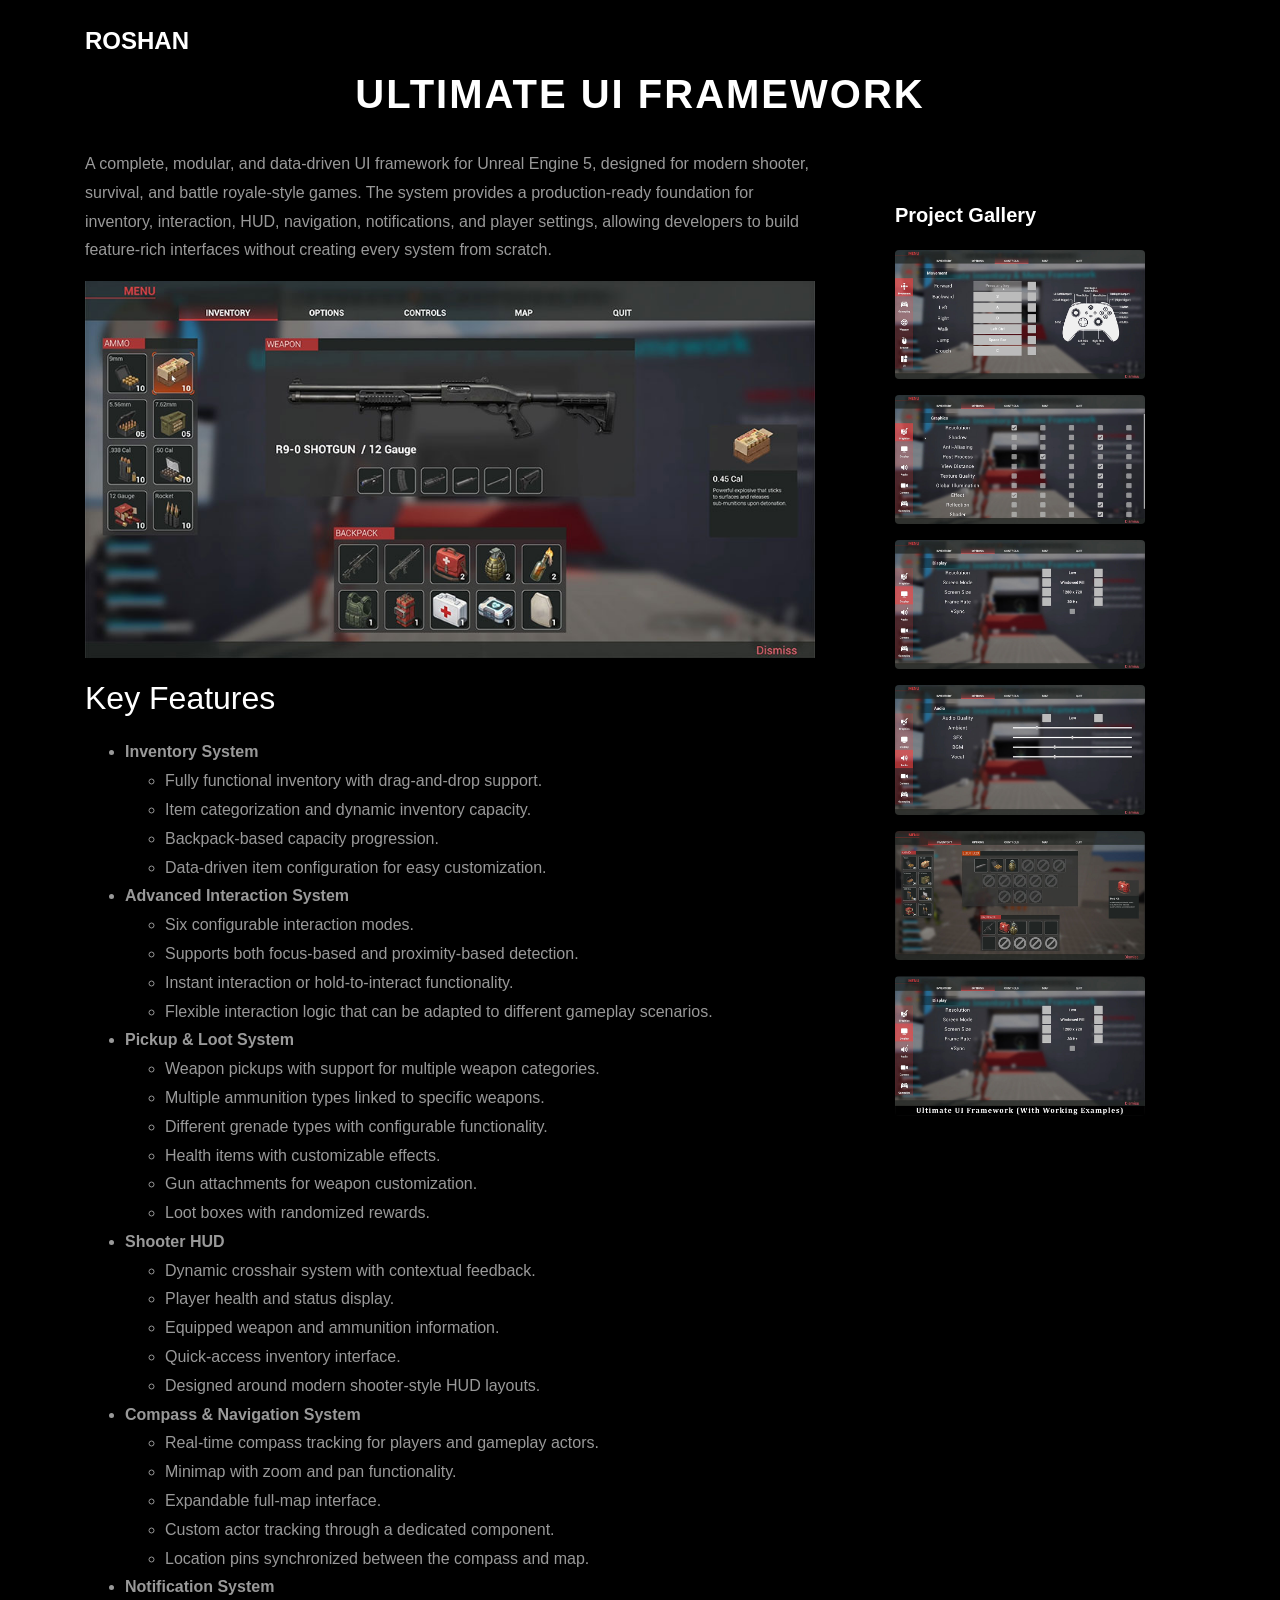
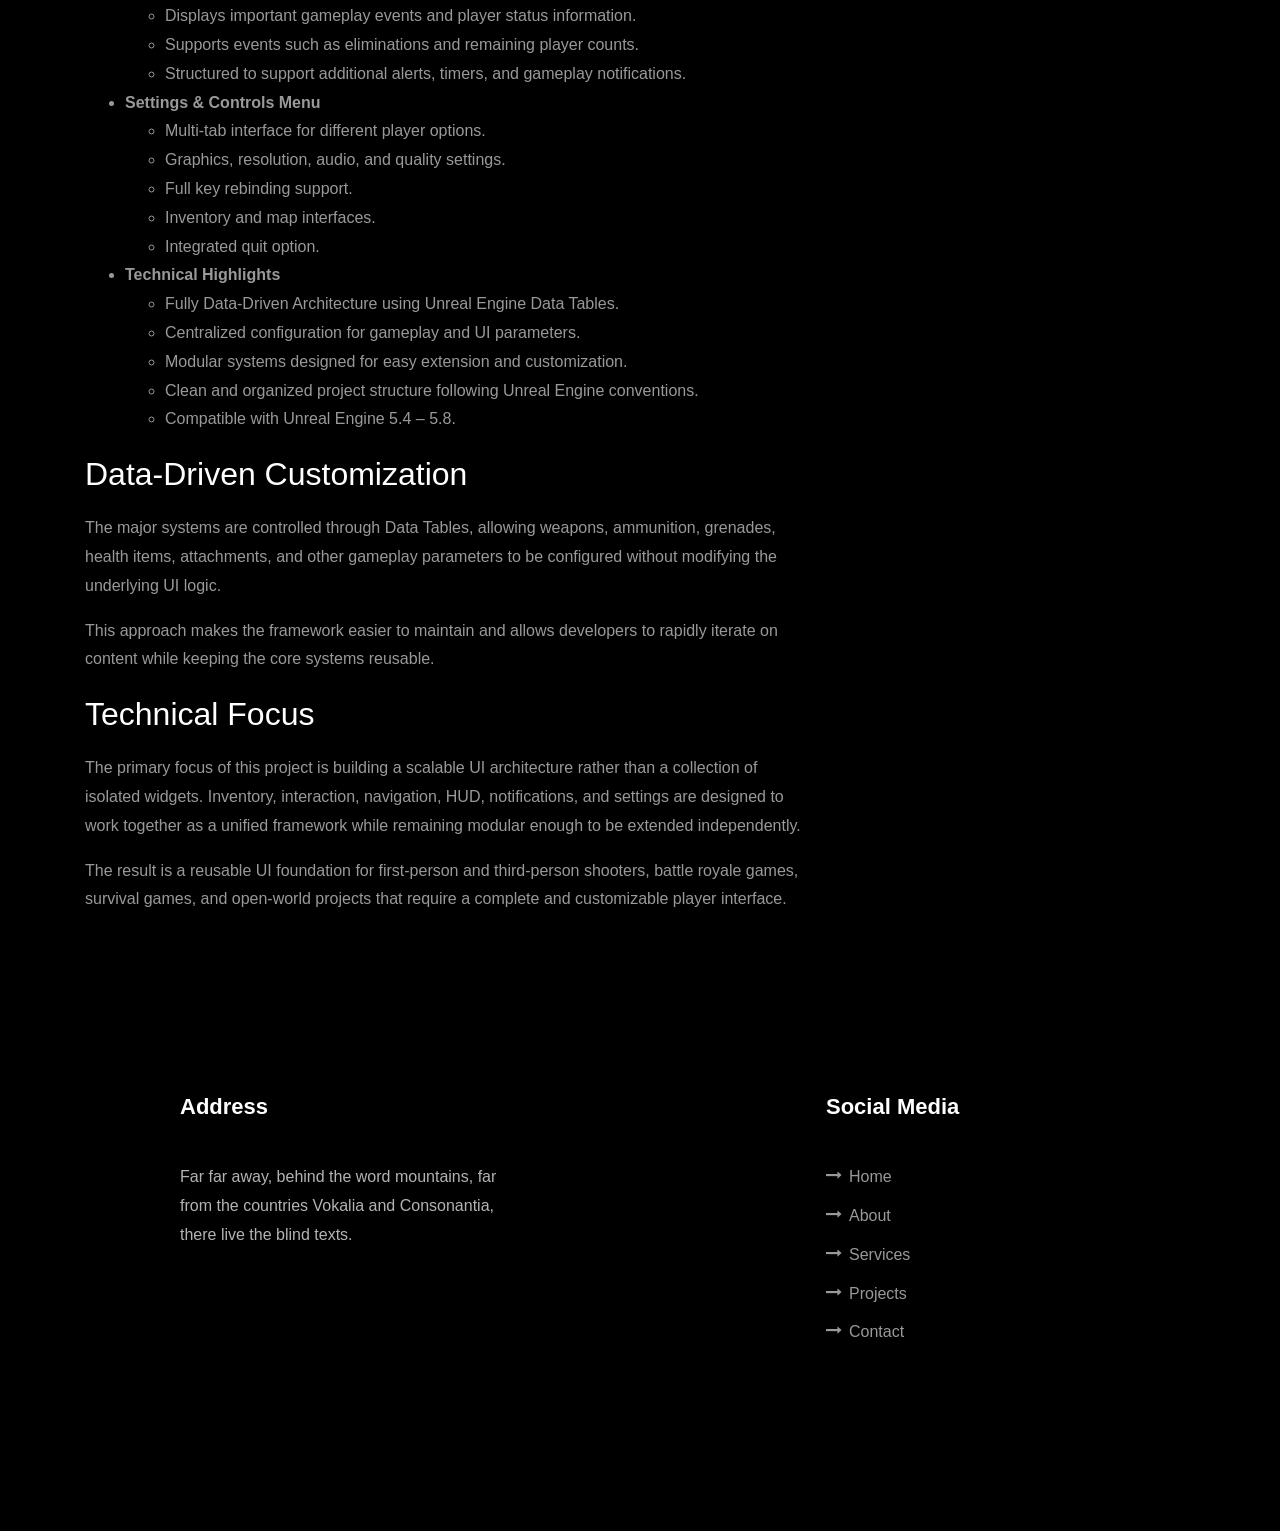
<file: Ultimate UI Framework.html>
<!DOCTYPE html>
<html lang="en">
  <head>
    <title>Clark - Free Bootstrap 4 Template by Colorlib</title>
    <meta charset="utf-8">
    <meta name="viewport" content="width=device-width, initial-scale=1, shrink-to-fit=no">
    
    <link href="https://fonts.googleapis.com/css?family=Poppins:100,200,300,400,500,600,700,800,900" rel="stylesheet">

    <link rel="stylesheet" href="css/open-iconic-bootstrap.min.css">
    <link rel="stylesheet" href="css/animate.css">
    
    <link rel="stylesheet" href="css/owl.carousel.min.css">
    <link rel="stylesheet" href="css/owl.theme.default.min.css">
    <link rel="stylesheet" href="css/magnific-popup.css">

    <link rel="stylesheet" href="css/aos.css">

    <link rel="stylesheet" href="css/ionicons.min.css">
    
    <link rel="stylesheet" href="css/flaticon.css">
    <link rel="stylesheet" href="css/icomoon.css">
    <link rel="stylesheet" href="css/style.css">
  </head>
  <body data-spy="scroll" data-target=".site-navbar-target" data-offset="300">
	  
	  
    <nav class="navbar navbar-expand-lg navbar-dark ftco_navbar ftco-navbar-light site-navbar-target" id="ftco-navbar">
	    <div class="container">
	      <a class="navbar-brand" href="index.html">ROSHAN</a>
	      <button class="navbar-toggler js-fh5co-nav-toggle fh5co-nav-toggle" type="button" data-toggle="collapse" data-target="#ftco-nav" aria-controls="ftco-nav" aria-expanded="false" aria-label="Toggle navigation">
	        <span class="oi oi-menu"></span> Menu
	      </button>
	    </div>
	  </nav>
	  <section class="ftco-section pt-4 pb-2" style="margin-top: 40px;">
    <div class="container">
    <div class="row">
      <div class="col-md-12 text-center">
        <h1 class="mb-0" style="font-size: 2.5rem; font-weight: 800; letter-spacing: 2px; text-transform: uppercase;">Ultimate UI Framework</h1>
      </div>
    </div>
    </div>
    </section>

    <section class="ftco-section pt-2" style="margin-top: 10px;">
      <div class="container">
        <div class="row">
          <div class="col-lg-8 ftco-animate">
            <p>A complete, modular, and data-driven UI framework for Unreal Engine 5, designed for modern
               shooter, survival, and battle royale-style games. The system provides a production-ready foundation for
               inventory, interaction, HUD, navigation, notifications, and player settings, allowing developers to build
               feature-rich interfaces without creating every system from scratch.</p>
            <p>
              <img src="images/Ultimate UI Framework/00.jpg" alt="" class="img-fluid">
            </p>
            <h2 class="mb-3">Key Features</h2>
            <ul>
            <li><b>Inventory System</b></li>
            <ul>
              <li>Fully functional inventory with drag-and-drop support.</li>
              <li>Item categorization and dynamic inventory capacity.</li>
              <li>Backpack-based capacity progression.</li>
              <li>Data-driven item configuration for easy customization.</li>
            </ul>
            <li><b>Advanced Interaction System</b></li>
            <ul>
              <li>Six configurable interaction modes.</li>
              <li>Supports both focus-based and proximity-based detection.</li>
              <li>Instant interaction or hold-to-interact functionality.</li>
              <li>Flexible interaction logic that can be adapted to different gameplay scenarios.</li>
            </ul>
            <li><b>Pickup & Loot System</b></li>
            <ul>
              <li>Weapon pickups with support for multiple weapon categories.</li>
              <li>Multiple ammunition types linked to specific weapons.</li>
              <li>Different grenade types with configurable functionality.</li>
              <li>Health items with customizable effects.</li>
              <li>Gun attachments for weapon customization.</li>
              <li>Loot boxes with randomized rewards.</li>
            </ul>
            <li><b>Shooter HUD</b></li>
            <ul>
              <li>Dynamic crosshair system with contextual feedback.</li>
              <li>Player health and status display.</li>
              <li>Equipped weapon and ammunition information.</li>
              <li>Quick-access inventory interface.</li>
              <li>Designed around modern shooter-style HUD layouts.</li>
            </ul>
            <li><b>Compass & Navigation System</b></li>
            <ul>
              <li>Real-time compass tracking for players and gameplay actors.</li>
              <li>Minimap with zoom and pan functionality.</li>
              <li>Expandable full-map interface.</li>
              <li>Custom actor tracking through a dedicated component.</li>
              <li>Location pins synchronized between the compass and map.</li>
            </ul>
            <li><b>Notification System</b></li>
            <ul>
              <li>Displays important gameplay events and player status information.</li>
              <li>Supports events such as eliminations and remaining player counts.</li>
              <li>Structured to support additional alerts, timers, and gameplay notifications.</li>
            </ul>
            <li><b>Settings & Controls Menu</b></li>
            <ul>
              <li>Multi-tab interface for different player options.</li>
              <li>Graphics, resolution, audio, and quality settings.</li>
              <li>Full key rebinding support.</li>
              <li>Inventory and map interfaces.</li>
              <li>Integrated quit option.</li>
            </ul>
            <li><b>Technical Highlights</b></li>
            <ul>
              <li>Fully Data-Driven Architecture using Unreal Engine Data Tables.</li>
              <li>Centralized configuration for gameplay and UI parameters.</li>
              <li>Modular systems designed for easy extension and customization.</li>
              <li>Clean and organized project structure following Unreal Engine conventions.</li>
              <li>Compatible with Unreal Engine 5.4 – 5.8.</li>
            </ul>
            </ul>
            <h2 class="mb-3">Data-Driven Customization</h2>
            <p>The major systems are controlled through Data Tables, allowing weapons, ammunition, grenades, health items, attachments, and other gameplay parameters to be configured without modifying the underlying UI logic.</p>
            <p>This approach makes the framework easier to maintain and allows developers to rapidly iterate on content while keeping the core systems reusable.</p>
            <h2 class="mb-3">Technical Focus</h2>
            <p>The primary focus of this project is building a scalable UI architecture rather than a collection of isolated widgets. Inventory, interaction, navigation, HUD, notifications, and settings are designed to work together as a unified framework while remaining modular enough to be extended independently.</p>
            <p>The result is a reusable UI foundation for first-person and third-person shooters, battle royale games, survival games, and open-world projects that require a complete and customizable player interface.</p>


          </div> <!-- .col-md-8 -->
          <div class="col-lg-4 sidebar ftco-animate">
            <div class="sidebar-box">
             <div class="sidebar-box ftco-animate">
               <h3 class="heading-sidebar">Project Gallery</h3>
               <div class="project-gallery">
                <a href="images/Ultimate UI Framework/01.jpg" class="d-block mb-3">
                <img src="images/Ultimate UI Framework/01.jpg" alt="Project image 2" class="img-fluid rounded">
                </a>
                <a href="images/Ultimate UI Framework/02.jpg" class="d-block mb-3">
                <img src="images/Ultimate UI Framework/02.jpg" alt="Project image 2" class="img-fluid rounded">
                </a>
                <a href="images/Ultimate UI Framework/03.jpg" class="d-block mb-3">
                <img src="images/Ultimate UI Framework/03.jpg" alt="Project image 2" class="img-fluid rounded">
                </a>
                <a href="images/Ultimate UI Framework/04.jpg" class="d-block mb-3">
                <img src="images/Ultimate UI Framework/04.jpg" alt="Project image 2" class="img-fluid rounded">
                </a>
                <a href="images/Ultimate UI Framework/05.jpg" class="d-block mb-3">
                <img src="images/Ultimate UI Framework/05.jpg" alt="Project image 2" class="img-fluid rounded">
                </a>
                <a href="images/Ultimate UI Framework/06.jpg" class="d-block mb-3">
                <img src="images/Ultimate UI Framework/06.jpg" alt="Project image 2" class="img-fluid rounded">
                </a>
                
            </div>
            </div> 
            </div>
    </section> <!-- .section -->
		

    <footer class="ftco-footer ftco-section">
      <div class="container">
        <div class="row mb-5 justify-content-around">
          <div class="col-md-4">
            <div class="ftco-footer-widget mb-4">
              <h2 class="ftco-heading-2">Address</h2>
              <p>Far far away, behind the word mountains, far from the countries Vokalia and Consonantia, there live the blind texts.</p>
            </div>
          </div>
          <div class="col-md-4 footer-social-column">
            <div class="ftco-footer-widget mb-4">
              <h2 class="ftco-heading-2">Social Media</h2>
              <ul class="list-unstyled">
                <li><a href="#"><span class="icon-long-arrow-right mr-2"></span>Home</a></li>
                <li><a href="#"><span class="icon-long-arrow-right mr-2"></span>About</a></li>
                <li><a href="#"><span class="icon-long-arrow-right mr-2"></span>Services</a></li>
                <li><a href="#"><span class="icon-long-arrow-right mr-2"></span>Projects</a></li>
                <li><a href="#"><span class="icon-long-arrow-right mr-2"></span>Contact</a></li>
              </ul>
            </div>
          </div>
          </div>
        </div>
    </footer>
    
  

  <!-- loader -->
  <div id="ftco-loader" class="show fullscreen"><svg class="circular" width="48px" height="48px"><circle class="path-bg" cx="24" cy="24" r="22" fill="none" stroke-width="4" stroke="#eeeeee"/><circle class="path" cx="24" cy="24" r="22" fill="none" stroke-width="4" stroke-miterlimit="10" stroke="#F96D00"/></svg></div>


  <script src="js/jquery.min.js"></script>
  <script src="js/jquery-migrate-3.0.1.min.js"></script>
  <script src="js/popper.min.js"></script>
  <script src="js/bootstrap.min.js"></script>
  <script src="js/jquery.easing.1.3.js"></script>
  <script src="js/jquery.waypoints.min.js"></script>
  <script src="js/jquery.stellar.min.js"></script>
  <script src="js/owl.carousel.min.js"></script>
  <script src="js/jquery.magnific-popup.min.js"></script>
  <script src="js/aos.js"></script>
  <script src="js/jquery.animateNumber.min.js"></script>
  <script src="js/scrollax.min.js"></script>
  
  <script src="js/main.js"></script>
    
  </body>
</html>
</file>
<file: css/flaticon.css>
/*
  	Flaticon icon font: Flaticon
  	Creation date: 04/01/2019 13:45
  	*/


@font-face {
  font-family: "Flaticon";
  src: url("../fonts/flaticon/font/Flaticon.eot");
  src: url("../fonts/flaticon/font/Flaticon.eot?#iefix") format("embedded-opentype"),
       url("../fonts/flaticon/font/Flaticon.woff") format("woff"),
       url("../fonts/flaticon/font/Flaticon.ttf") format("truetype"),
       url("../fonts/flaticon/font/Flaticon.svg#Flaticon") format("svg");
  font-weight: normal;
  font-style: normal;
}

@media screen and (-webkit-min-device-pixel-ratio:0) {
  @font-face {
    font-family: "Flaticon";
    src: url("../fonts/flaticon/font/Flaticon.svg#Flaticon") format("svg");
  }
}

[class^="flaticon-"]:before, [class*=" flaticon-"]:before,
[class^="flaticon-"]:after, [class*=" flaticon-"]:after {   
  font-family: Flaticon;
  font-style: normal;
  font-weight: normal;
  font-variant: normal;
  text-transform: none;
  line-height: 1;

  /* Better Font Rendering =========== */
  -webkit-font-smoothing: antialiased;
  -moz-osx-font-smoothing: grayscale;
}

.flaticon-ideas:before { content: "\f100"; }
.flaticon-flasks:before { content: "\f101"; }
.flaticon-analysis:before { content: "\f102"; }
.flaticon-ux-design:before { content: "\f103"; }
.flaticon-web-design:before { content: "\f104"; }
.flaticon-idea:before { content: "\f105"; }
.flaticon-innovation:before { content: "\f106"; }
</file>
<file: css/icomoon.css>
@font-face {
  font-family: 'icomoon';
  src:  url('../fonts/icomoon/icomoon.eot?6tt51o');
  src:  url('../fonts/icomoon/icomoon.eot?6tt51o#iefix') format('embedded-opentype'),
    url('../fonts/icomoon/icomoon.ttf?6tt51o') format('truetype'),
    url('../fonts/icomoon/icomoon.woff?6tt51o') format('woff'),
    url('../fonts/icomoon/icomoon.svg?6tt51o#icomoon') format('svg');
  font-weight: normal;
  font-style: normal;
}

[class^="icon-"], [class*=" icon-"] {
  /* use !important to prevent issues with browser extensions that change fonts */
  font-family: 'icomoon' !important;
  speak: none;
  font-style: normal;
  font-weight: normal;
  font-variant: normal;
  text-transform: none;
  line-height: 1;

  /* Better Font Rendering =========== */
  -webkit-font-smoothing: antialiased;
  -moz-osx-font-smoothing: grayscale;
}

.icon-asterisk:before {
  content: "\f069";
}
.icon-plus:before {
  content: "\f067";
}
.icon-question:before {
  content: "\f128";
}
.icon-minus:before {
  content: "\f068";
}
.icon-glass:before {
  content: "\f000";
}
.icon-music:before {
  content: "\f001";
}
.icon-search:before {
  content: "\f002";
}
.icon-envelope-o:before {
  content: "\f003";
}
.icon-heart:before {
  content: "\f004";
}
.icon-star:before {
  content: "\f005";
}
.icon-star-o:before {
  content: "\f006";
}
.icon-user:before {
  content: "\f007";
}
.icon-film:before {
  content: "\f008";
}
.icon-th-large:before {
  content: "\f009";
}
.icon-th:before {
  content: "\f00a";
}
.icon-th-list:before {
  content: "\f00b";
}
.icon-check:before {
  content: "\f00c";
}
.icon-close:before {
  content: "\f00d";
}
.icon-remove:before {
  content: "\f00d";
}
.icon-times:before {
  content: "\f00d";
}
.icon-search-plus:before {
  content: "\f00e";
}
.icon-search-minus:before {
  content: "\f010";
}
.icon-power-off:before {
  content: "\f011";
}
.icon-signal:before {
  content: "\f012";
}
.icon-cog:before {
  content: "\f013";
}
.icon-gear:before {
  content: "\f013";
}
.icon-trash-o:before {
  content: "\f014";
}
.icon-home:before {
  content: "\f015";
}
.icon-file-o:before {
  content: "\f016";
}
.icon-clock-o:before {
  content: "\f017";
}
.icon-road:before {
  content: "\f018";
}
.icon-download:before {
  content: "\f019";
}
.icon-arrow-circle-o-down:before {
  content: "\f01a";
}
.icon-arrow-circle-o-up:before {
  content: "\f01b";
}
.icon-inbox:before {
  content: "\f01c";
}
.icon-play-circle-o:before {
  content: "\f01d";
}
.icon-repeat:before {
  content: "\f01e";
}
.icon-rotate-right:before {
  content: "\f01e";
}
.icon-refresh:before {
  content: "\f021";
}
.icon-list-alt:before {
  content: "\f022";
}
.icon-lock:before {
  content: "\f023";
}
.icon-flag:before {
  content: "\f024";
}
.icon-headphones:before {
  content: "\f025";
}
.icon-volume-off:before {
  content: "\f026";
}
.icon-volume-down:before {
  content: "\f027";
}
.icon-volume-up:before {
  content: "\f028";
}
.icon-qrcode:before {
  content: "\f029";
}
.icon-barcode:before {
  content: "\f02a";
}
.icon-tag:before {
  content: "\f02b";
}
.icon-tags:before {
  content: "\f02c";
}
.icon-book:before {
  content: "\f02d";
}
.icon-bookmark:before {
  content: "\f02e";
}
.icon-print:before {
  content: "\f02f";
}
.icon-camera:before {
  content: "\f030";
}
.icon-font:before {
  content: "\f031";
}
.icon-bold:before {
  content: "\f032";
}
.icon-italic:before {
  content: "\f033";
}
.icon-text-height:before {
  content: "\f034";
}
.icon-text-width:before {
  content: "\f035";
}
.icon-align-left:before {
  content: "\f036";
}
.icon-align-center:before {
  content: "\f037";
}
.icon-align-right:before {
  content: "\f038";
}
.icon-align-justify:before {
  content: "\f039";
}
.icon-list:before {
  content: "\f03a";
}
.icon-dedent:before {
  content: "\f03b";
}
.icon-outdent:before {
  content: "\f03b";
}
.icon-indent:before {
  content: "\f03c";
}
.icon-video-camera:before {
  content: "\f03d";
}
.icon-image:before {
  content: "\f03e";
}
.icon-photo:before {
  content: "\f03e";
}
.icon-picture-o:before {
  content: "\f03e";
}
.icon-pencil:before {
  content: "\f040";
}
.icon-map-marker:before {
  content: "\f041";
}
.icon-adjust:before {
  content: "\f042";
}
.icon-tint:before {
  content: "\f043";
}
.icon-edit:before {
  content: "\f044";
}
.icon-pencil-square-o:before {
  content: "\f044";
}
.icon-share-square-o:before {
  content: "\f045";
}
.icon-check-square-o:before {
  content: "\f046";
}
.icon-arrows:before {
  content: "\f047";
}
.icon-step-backward:before {
  content: "\f048";
}
.icon-fast-backward:before {
  content: "\f049";
}
.icon-backward:before {
  content: "\f04a";
}
.icon-play:before {
  content: "\f04b";
}
.icon-pause:before {
  content: "\f04c";
}
.icon-stop:before {
  content: "\f04d";
}
.icon-forward:before {
  content: "\f04e";
}
.icon-fast-forward:before {
  content: "\f050";
}
.icon-step-forward:before {
  content: "\f051";
}
.icon-eject:before {
  content: "\f052";
}
.icon-chevron-left:before {
  content: "\f053";
}
.icon-chevron-right:before {
  content: "\f054";
}
.icon-plus-circle:before {
  content: "\f055";
}
.icon-minus-circle:before {
  content: "\f056";
}
.icon-times-circle:before {
  content: "\f057";
}
.icon-check-circle:before {
  content: "\f058";
}
.icon-question-circle:before {
  content: "\f059";
}
.icon-info-circle:before {
  content: "\f05a";
}
.icon-crosshairs:before {
  content: "\f05b";
}
.icon-times-circle-o:before {
  content: "\f05c";
}
.icon-check-circle-o:before {
  content: "\f05d";
}
.icon-ban:before {
  content: "\f05e";
}
.icon-arrow-left:before {
  content: "\f060";
}
.icon-arrow-right:before {
  content: "\f061";
}
.icon-arrow-up:before {
  content: "\f062";
}
.icon-arrow-down:before {
  content: "\f063";
}
.icon-mail-forward:before {
  content: "\f064";
}
.icon-share:before {
  content: "\f064";
}
.icon-expand:before {
  content: "\f065";
}
.icon-compress:before {
  content: "\f066";
}
.icon-exclamation-circle:before {
  content: "\f06a";
}
.icon-gift:before {
  content: "\f06b";
}
.icon-leaf:before {
  content: "\f06c";
}
.icon-fire:before {
  content: "\f06d";
}
.icon-eye:before {
  content: "\f06e";
}
.icon-eye-slash:before {
  content: "\f070";
}
.icon-exclamation-triangle:before {
  content: "\f071";
}
.icon-warning:before {
  content: "\f071";
}
.icon-plane:before {
  content: "\f072";
}
.icon-calendar:before {
  content: "\f073";
}
.icon-random:before {
  content: "\f074";
}
.icon-comment:before {
  content: "\f075";
}
.icon-magnet:before {
  content: "\f076";
}
.icon-chevron-up:before {
  content: "\f077";
}
.icon-chevron-down:before {
  content: "\f078";
}
.icon-retweet:before {
  content: "\f079";
}
.icon-shopping-cart:before {
  content: "\f07a";
}
.icon-folder:before {
  content: "\f07b";
}
.icon-folder-open:before {
  content: "\f07c";
}
.icon-arrows-v:before {
  content: "\f07d";
}
.icon-arrows-h:before {
  content: "\f07e";
}
.icon-bar-chart:before {
  content: "\f080";
}
.icon-bar-chart-o:before {
  content: "\f080";
}
.icon-twitter-square:before {
  content: "\f081";
}
.icon-facebook-square:before {
  content: "\f082";
}
.icon-camera-retro:before {
  content: "\f083";
}
.icon-key:before {
  content: "\f084";
}
.icon-cogs:before {
  content: "\f085";
}
.icon-gears:before {
  content: "\f085";
}
.icon-comments:before {
  content: "\f086";
}
.icon-thumbs-o-up:before {
  content: "\f087";
}
.icon-thumbs-o-down:before {
  content: "\f088";
}
.icon-star-half:before {
  content: "\f089";
}
.icon-heart-o:before {
  content: "\f08a";
}
.icon-sign-out:before {
  content: "\f08b";
}
.icon-linkedin-square:before {
  content: "\f08c";
}
.icon-thumb-tack:before {
  content: "\f08d";
}
.icon-external-link:before {
  content: "\f08e";
}
.icon-sign-in:before {
  content: "\f090";
}
.icon-trophy:before {
  content: "\f091";
}
.icon-github-square:before {
  content: "\f092";
}
.icon-upload:before {
  content: "\f093";
}
.icon-lemon-o:before {
  content: "\f094";
}
.icon-phone:before {
  content: "\f095";
}
.icon-square-o:before {
  content: "\f096";
}
.icon-bookmark-o:before {
  content: "\f097";
}
.icon-phone-square:before {
  content: "\f098";
}
.icon-twitter:before {
  content: "\f099";
}
.icon-facebook:before {
  content: "\f09a";
}
.icon-facebook-f:before {
  content: "\f09a";
}
.icon-github:before {
  content: "\f09b";
}
.icon-unlock:before {
  content: "\f09c";
}
.icon-credit-card:before {
  content: "\f09d";
}
.icon-feed:before {
  content: "\f09e";
}
.icon-rss:before {
  content: "\f09e";
}
.icon-hdd-o:before {
  content: "\f0a0";
}
.icon-bullhorn:before {
  content: "\f0a1";
}
.icon-bell-o:before {
  content: "\f0a2";
}
.icon-certificate:before {
  content: "\f0a3";
}
.icon-hand-o-right:before {
  content: "\f0a4";
}
.icon-hand-o-left:before {
  content: "\f0a5";
}
.icon-hand-o-up:before {
  content: "\f0a6";
}
.icon-hand-o-down:before {
  content: "\f0a7";
}
.icon-arrow-circle-left:before {
  content: "\f0a8";
}
.icon-arrow-circle-right:before {
  content: "\f0a9";
}
.icon-arrow-circle-up:before {
  content: "\f0aa";
}
.icon-arrow-circle-down:before {
  content: "\f0ab";
}
.icon-globe:before {
  content: "\f0ac";
}
.icon-wrench:before {
  content: "\f0ad";
}
.icon-tasks:before {
  content: "\f0ae";
}
.icon-filter:before {
  content: "\f0b0";
}
.icon-briefcase:before {
  content: "\f0b1";
}
.icon-arrows-alt:before {
  content: "\f0b2";
}
.icon-group:before {
  content: "\f0c0";
}
.icon-users:before {
  content: "\f0c0";
}
.icon-chain:before {
  content: "\f0c1";
}
.icon-link:before {
  content: "\f0c1";
}
.icon-cloud:before {
  content: "\f0c2";
}
.icon-flask:before {
  content: "\f0c3";
}
.icon-cut:before {
  content: "\f0c4";
}
.icon-scissors:before {
  content: "\f0c4";
}
.icon-copy:before {
  content: "\f0c5";
}
.icon-files-o:before {
  content: "\f0c5";
}
.icon-paperclip:before {
  content: "\f0c6";
}
.icon-floppy-o:before {
  content: "\f0c7";
}
.icon-save:before {
  content: "\f0c7";
}
.icon-square:before {
  content: "\f0c8";
}
.icon-bars:before {
  content: "\f0c9";
}
.icon-navicon:before {
  content: "\f0c9";
}
.icon-reorder:before {
  content: "\f0c9";
}
.icon-list-ul:before {
  content: "\f0ca";
}
.icon-list-ol:before {
  content: "\f0cb";
}
.icon-strikethrough:before {
  content: "\f0cc";
}
.icon-underline:before {
  content: "\f0cd";
}
.icon-table:before {
  content: "\f0ce";
}
.icon-magic:before {
  content: "\f0d0";
}
.icon-truck:before {
  content: "\f0d1";
}
.icon-pinterest:before {
  content: "\f0d2";
}
.icon-pinterest-square:before {
  content: "\f0d3";
}
.icon-google-plus-square:before {
  content: "\f0d4";
}
.icon-google-plus:before {
  content: "\f0d5";
}
.icon-money:before {
  content: "\f0d6";
}
.icon-caret-down:before {
  content: "\f0d7";
}
.icon-caret-up:before {
  content: "\f0d8";
}
.icon-caret-left:before {
  content: "\f0d9";
}
.icon-caret-right:before {
  content: "\f0da";
}
.icon-columns:before {
  content: "\f0db";
}
.icon-sort:before {
  content: "\f0dc";
}
.icon-unsorted:before {
  content: "\f0dc";
}
.icon-sort-desc:before {
  content: "\f0dd";
}
.icon-sort-down:before {
  content: "\f0dd";
}
.icon-sort-asc:before {
  content: "\f0de";
}
.icon-sort-up:before {
  content: "\f0de";
}
.icon-envelope:before {
  content: "\f0e0";
}
.icon-linkedin:before {
  content: "\f0e1";
}
.icon-rotate-left:before {
  content: "\f0e2";
}
.icon-undo:before {
  content: "\f0e2";
}
.icon-gavel:before {
  content: "\f0e3";
}
.icon-legal:before {
  content: "\f0e3";
}
.icon-dashboard:before {
  content: "\f0e4";
}
.icon-tachometer:before {
  content: "\f0e4";
}
.icon-comment-o:before {
  content: "\f0e5";
}
.icon-comments-o:before {
  content: "\f0e6";
}
.icon-bolt:before {
  content: "\f0e7";
}
.icon-flash:before {
  content: "\f0e7";
}
.icon-sitemap:before {
  content: "\f0e8";
}
.icon-umbrella:before {
  content: "\f0e9";
}
.icon-clipboard:before {
  content: "\f0ea";
}
.icon-paste:before {
  content: "\f0ea";
}
.icon-lightbulb-o:before {
  content: "\f0eb";
}
.icon-exchange:before {
  content: "\f0ec";
}
.icon-cloud-download:before {
  content: "\f0ed";
}
.icon-cloud-upload:before {
  content: "\f0ee";
}
.icon-user-md:before {
  content: "\f0f0";
}
.icon-stethoscope:before {
  content: "\f0f1";
}
.icon-suitcase:before {
  content: "\f0f2";
}
.icon-bell:before {
  content: "\f0f3";
}
.icon-coffee:before {
  content: "\f0f4";
}
.icon-cutlery:before {
  content: "\f0f5";
}
.icon-file-text-o:before {
  content: "\f0f6";
}
.icon-building-o:before {
  content: "\f0f7";
}
.icon-hospital-o:before {
  content: "\f0f8";
}
.icon-ambulance:before {
  content: "\f0f9";
}
.icon-medkit:before {
  content: "\f0fa";
}
.icon-fighter-jet:before {
  content: "\f0fb";
}
.icon-beer:before {
  content: "\f0fc";
}
.icon-h-square:before {
  content: "\f0fd";
}
.icon-plus-square:before {
  content: "\f0fe";
}
.icon-angle-double-left:before {
  content: "\f100";
}
.icon-angle-double-right:before {
  content: "\f101";
}
.icon-angle-double-up:before {
  content: "\f102";
}
.icon-angle-double-down:before {
  content: "\f103";
}
.icon-angle-left:before {
  content: "\f104";
}
.icon-angle-right:before {
  content: "\f105";
}
.icon-angle-up:before {
  content: "\f106";
}
.icon-angle-down:before {
  content: "\f107";
}
.icon-desktop:before {
  content: "\f108";
}
.icon-laptop:before {
  content: "\f109";
}
.icon-tablet:before {
  content: "\f10a";
}
.icon-mobile:before {
  content: "\f10b";
}
.icon-mobile-phone:before {
  content: "\f10b";
}
.icon-circle-o:before {
  content: "\f10c";
}
.icon-quote-left:before {
  content: "\f10d";
}
.icon-quote-right:before {
  content: "\f10e";
}
.icon-spinner:before {
  content: "\f110";
}
.icon-circle:before {
  content: "\f111";
}
.icon-mail-reply:before {
  content: "\f112";
}
.icon-reply:before {
  content: "\f112";
}
.icon-github-alt:before {
  content: "\f113";
}
.icon-folder-o:before {
  content: "\f114";
}
.icon-folder-open-o:before {
  content: "\f115";
}
.icon-smile-o:before {
  content: "\f118";
}
.icon-frown-o:before {
  content: "\f119";
}
.icon-meh-o:before {
  content: "\f11a";
}
.icon-gamepad:before {
  content: "\f11b";
}
.icon-keyboard-o:before {
  content: "\f11c";
}
.icon-flag-o:before {
  content: "\f11d";
}
.icon-flag-checkered:before {
  content: "\f11e";
}
.icon-terminal:before {
  content: "\f120";
}
.icon-code:before {
  content: "\f121";
}
.icon-mail-reply-all:before {
  content: "\f122";
}
.icon-reply-all:before {
  content: "\f122";
}
.icon-star-half-empty:before {
  content: "\f123";
}
.icon-star-half-full:before {
  content: "\f123";
}
.icon-star-half-o:before {
  content: "\f123";
}
.icon-location-arrow:before {
  content: "\f124";
}
.icon-crop:before {
  content: "\f125";
}
.icon-code-fork:before {
  content: "\f126";
}
.icon-chain-broken:before {
  content: "\f127";
}
.icon-unlink:before {
  content: "\f127";
}
.icon-info:before {
  content: "\f129";
}
.icon-exclamation:before {
  content: "\f12a";
}
.icon-superscript:before {
  content: "\f12b";
}
.icon-subscript:before {
  content: "\f12c";
}
.icon-eraser:before {
  content: "\f12d";
}
.icon-puzzle-piece:before {
  content: "\f12e";
}
.icon-microphone:before {
  content: "\f130";
}
.icon-microphone-slash:before {
  content: "\f131";
}
.icon-shield:before {
  content: "\f132";
}
.icon-calendar-o:before {
  content: "\f133";
}
.icon-fire-extinguisher:before {
  content: "\f134";
}
.icon-rocket:before {
  content: "\f135";
}
.icon-maxcdn:before {
  content: "\f136";
}
.icon-chevron-circle-left:before {
  content: "\f137";
}
.icon-chevron-circle-right:before {
  content: "\f138";
}
.icon-chevron-circle-up:before {
  content: "\f139";
}
.icon-chevron-circle-down:before {
  content: "\f13a";
}
.icon-html5:before {
  content: "\f13b";
}
.icon-css3:before {
  content: "\f13c";
}
.icon-anchor:before {
  content: "\f13d";
}
.icon-unlock-alt:before {
  content: "\f13e";
}
.icon-bullseye:before {
  content: "\f140";
}
.icon-ellipsis-h:before {
  content: "\f141";
}
.icon-ellipsis-v:before {
  content: "\f142";
}
.icon-rss-square:before {
  content: "\f143";
}
.icon-play-circle:before {
  content: "\f144";
}
.icon-ticket:before {
  content: "\f145";
}
.icon-minus-square:before {
  content: "\f146";
}
.icon-minus-square-o:before {
  content: "\f147";
}
.icon-level-up:before {
  content: "\f148";
}
.icon-level-down:before {
  content: "\f149";
}
.icon-check-square:before {
  content: "\f14a";
}
.icon-pencil-square:before {
  content: "\f14b";
}
.icon-external-link-square:before {
  content: "\f14c";
}
.icon-share-square:before {
  content: "\f14d";
}
.icon-compass:before {
  content: "\f14e";
}
.icon-caret-square-o-down:before {
  content: "\f150";
}
.icon-toggle-down:before {
  content: "\f150";
}
.icon-caret-square-o-up:before {
  content: "\f151";
}
.icon-toggle-up:before {
  content: "\f151";
}
.icon-caret-square-o-right:before {
  content: "\f152";
}
.icon-toggle-right:before {
  content: "\f152";
}
.icon-eur:before {
  content: "\f153";
}
.icon-euro:before {
  content: "\f153";
}
.icon-gbp:before {
  content: "\f154";
}
.icon-dollar:before {
  content: "\f155";
}
.icon-usd:before {
  content: "\f155";
}
.icon-inr:before {
  content: "\f156";
}
.icon-rupee:before {
  content: "\f156";
}
.icon-cny:before {
  content: "\f157";
}
.icon-jpy:before {
  content: "\f157";
}
.icon-rmb:before {
  content: "\f157";
}
.icon-yen:before {
  content: "\f157";
}
.icon-rouble:before {
  content: "\f158";
}
.icon-rub:before {
  content: "\f158";
}
.icon-ruble:before {
  content: "\f158";
}
.icon-krw:before {
  content: "\f159";
}
.icon-won:before {
  content: "\f159";
}
.icon-bitcoin:before {
  content: "\f15a";
}
.icon-btc:before {
  content: "\f15a";
}
.icon-file:before {
  content: "\f15b";
}
.icon-file-text:before {
  content: "\f15c";
}
.icon-sort-alpha-asc:before {
  content: "\f15d";
}
.icon-sort-alpha-desc:before {
  content: "\f15e";
}
.icon-sort-amount-asc:before {
  content: "\f160";
}
.icon-sort-amount-desc:before {
  content: "\f161";
}
.icon-sort-numeric-asc:before {
  content: "\f162";
}
.icon-sort-numeric-desc:before {
  content: "\f163";
}
.icon-thumbs-up:before {
  content: "\f164";
}
.icon-thumbs-down:before {
  content: "\f165";
}
.icon-youtube-square:before {
  content: "\f166";
}
.icon-youtube:before {
  content: "\f167";
}
.icon-xing:before {
  content: "\f168";
}
.icon-xing-square:before {
  content: "\f169";
}
.icon-youtube-play:before {
  content: "\f16a";
}
.icon-dropbox:before {
  content: "\f16b";
}
.icon-stack-overflow:before {
  content: "\f16c";
}
.icon-instagram:before {
  content: "\f16d";
}
.icon-flickr:before {
  content: "\f16e";
}
.icon-adn:before {
  content: "\f170";
}
.icon-bitbucket:before {
  content: "\f171";
}
.icon-bitbucket-square:before {
  content: "\f172";
}
.icon-tumblr:before {
  content: "\f173";
}
.icon-tumblr-square:before {
  content: "\f174";
}
.icon-long-arrow-down:before {
  content: "\f175";
}
.icon-long-arrow-up:before {
  content: "\f176";
}
.icon-long-arrow-left:before {
  content: "\f177";
}
.icon-long-arrow-right:before {
  content: "\f178";
}
.icon-apple:before {
  content: "\f179";
}
.icon-windows:before {
  content: "\f17a";
}
.icon-android:before {
  content: "\f17b";
}
.icon-linux:before {
  content: "\f17c";
}
.icon-dribbble:before {
  content: "\f17d";
}
.icon-skype:before {
  content: "\f17e";
}
.icon-foursquare:before {
  content: "\f180";
}
.icon-trello:before {
  content: "\f181";
}
.icon-female:before {
  content: "\f182";
}
.icon-male:before {
  content: "\f183";
}
.icon-gittip:before {
  content: "\f184";
}
.icon-gratipay:before {
  content: "\f184";
}
.icon-sun-o:before {
  content: "\f185";
}
.icon-moon-o:before {
  content: "\f186";
}
.icon-archive:before {
  content: "\f187";
}
.icon-bug:before {
  content: "\f188";
}
.icon-vk:before {
  content: "\f189";
}
.icon-weibo:before {
  content: "\f18a";
}
.icon-renren:before {
  content: "\f18b";
}
.icon-pagelines:before {
  content: "\f18c";
}
.icon-stack-exchange:before {
  content: "\f18d";
}
.icon-arrow-circle-o-right:before {
  content: "\f18e";
}
.icon-arrow-circle-o-left:before {
  content: "\f190";
}
.icon-caret-square-o-left:before {
  content: "\f191";
}
.icon-toggle-left:before {
  content: "\f191";
}
.icon-dot-circle-o:before {
  content: "\f192";
}
.icon-wheelchair:before {
  content: "\f193";
}
.icon-vimeo-square:before {
  content: "\f194";
}
.icon-try:before {
  content: "\f195";
}
.icon-turkish-lira:before {
  content: "\f195";
}
.icon-plus-square-o:before {
  content: "\f196";
}
.icon-space-shuttle:before {
  content: "\f197";
}
.icon-slack:before {
  content: "\f198";
}
.icon-envelope-square:before {
  content: "\f199";
}
.icon-wordpress:before {
  content: "\f19a";
}
.icon-openid:before {
  content: "\f19b";
}
.icon-bank:before {
  content: "\f19c";
}
.icon-institution:before {
  content: "\f19c";
}
.icon-university:before {
  content: "\f19c";
}
.icon-graduation-cap:before {
  content: "\f19d";
}
.icon-mortar-board:before {
  content: "\f19d";
}
.icon-yahoo:before {
  content: "\f19e";
}
.icon-google:before {
  content: "\f1a0";
}
.icon-reddit:before {
  content: "\f1a1";
}
.icon-reddit-square:before {
  content: "\f1a2";
}
.icon-stumbleupon-circle:before {
  content: "\f1a3";
}
.icon-stumbleupon:before {
  content: "\f1a4";
}
.icon-delicious:before {
  content: "\f1a5";
}
.icon-digg:before {
  content: "\f1a6";
}
.icon-pied-piper-pp:before {
  content: "\f1a7";
}
.icon-pied-piper-alt:before {
  content: "\f1a8";
}
.icon-drupal:before {
  content: "\f1a9";
}
.icon-joomla:before {
  content: "\f1aa";
}
.icon-language:before {
  content: "\f1ab";
}
.icon-fax:before {
  content: "\f1ac";
}
.icon-building:before {
  content: "\f1ad";
}
.icon-child:before {
  content: "\f1ae";
}
.icon-paw:before {
  content: "\f1b0";
}
.icon-spoon:before {
  content: "\f1b1";
}
.icon-cube:before {
  content: "\f1b2";
}
.icon-cubes:before {
  content: "\f1b3";
}
.icon-behance:before {
  content: "\f1b4";
}
.icon-behance-square:before {
  content: "\f1b5";
}
.icon-steam:before {
  content: "\f1b6";
}
.icon-steam-square:before {
  content: "\f1b7";
}
.icon-recycle:before {
  content: "\f1b8";
}
.icon-automobile:before {
  content: "\f1b9";
}
.icon-car:before {
  content: "\f1b9";
}
.icon-cab:before {
  content: "\f1ba";
}
.icon-taxi:before {
  content: "\f1ba";
}
.icon-tree:before {
  content: "\f1bb";
}
.icon-spotify:before {
  content: "\f1bc";
}
.icon-deviantart:before {
  content: "\f1bd";
}
.icon-soundcloud:before {
  content: "\f1be";
}
.icon-database:before {
  content: "\f1c0";
}
.icon-file-pdf-o:before {
  content: "\f1c1";
}
.icon-file-word-o:before {
  content: "\f1c2";
}
.icon-file-excel-o:before {
  content: "\f1c3";
}
.icon-file-powerpoint-o:before {
  content: "\f1c4";
}
.icon-file-image-o:before {
  content: "\f1c5";
}
.icon-file-photo-o:before {
  content: "\f1c5";
}
.icon-file-picture-o:before {
  content: "\f1c5";
}
.icon-file-archive-o:before {
  content: "\f1c6";
}
.icon-file-zip-o:before {
  content: "\f1c6";
}
.icon-file-audio-o:before {
  content: "\f1c7";
}
.icon-file-sound-o:before {
  content: "\f1c7";
}
.icon-file-movie-o:before {
  content: "\f1c8";
}
.icon-file-video-o:before {
  content: "\f1c8";
}
.icon-file-code-o:before {
  content: "\f1c9";
}
.icon-vine:before {
  content: "\f1ca";
}
.icon-codepen:before {
  content: "\f1cb";
}
.icon-jsfiddle:before {
  content: "\f1cc";
}
.icon-life-bouy:before {
  content: "\f1cd";
}
.icon-life-buoy:before {
  content: "\f1cd";
}
.icon-life-ring:before {
  content: "\f1cd";
}
.icon-life-saver:before {
  content: "\f1cd";
}
.icon-support:before {
  content: "\f1cd";
}
.icon-circle-o-notch:before {
  content: "\f1ce";
}
.icon-ra:before {
  content: "\f1d0";
}
.icon-rebel:before {
  content: "\f1d0";
}
.icon-resistance:before {
  content: "\f1d0";
}
.icon-empire:before {
  content: "\f1d1";
}
.icon-ge:before {
  content: "\f1d1";
}
.icon-git-square:before {
  content: "\f1d2";
}
.icon-git:before {
  content: "\f1d3";
}
.icon-hacker-news:before {
  content: "\f1d4";
}
.icon-y-combinator-square:before {
  content: "\f1d4";
}
.icon-yc-square:before {
  content: "\f1d4";
}
.icon-tencent-weibo:before {
  content: "\f1d5";
}
.icon-qq:before {
  content: "\f1d6";
}
.icon-wechat:before {
  content: "\f1d7";
}
.icon-weixin:before {
  content: "\f1d7";
}
.icon-paper-plane:before {
  content: "\f1d8";
}
.icon-send:before {
  content: "\f1d8";
}
.icon-paper-plane-o:before {
  content: "\f1d9";
}
.icon-send-o:before {
  content: "\f1d9";
}
.icon-history:before {
  content: "\f1da";
}
.icon-circle-thin:before {
  content: "\f1db";
}
.icon-header:before {
  content: "\f1dc";
}
.icon-paragraph:before {
  content: "\f1dd";
}
.icon-sliders:before {
  content: "\f1de";
}
.icon-share-alt:before {
  content: "\f1e0";
}
.icon-share-alt-square:before {
  content: "\f1e1";
}
.icon-bomb:before {
  content: "\f1e2";
}
.icon-futbol-o:before {
  content: "\f1e3";
}
.icon-soccer-ball-o:before {
  content: "\f1e3";
}
.icon-tty:before {
  content: "\f1e4";
}
.icon-binoculars:before {
  content: "\f1e5";
}
.icon-plug:before {
  content: "\f1e6";
}
.icon-slideshare:before {
  content: "\f1e7";
}
.icon-twitch:before {
  content: "\f1e8";
}
.icon-yelp:before {
  content: "\f1e9";
}
.icon-newspaper-o:before {
  content: "\f1ea";
}
.icon-wifi:before {
  content: "\f1eb";
}
.icon-calculator:before {
  content: "\f1ec";
}
.icon-paypal:before {
  content: "\f1ed";
}
.icon-google-wallet:before {
  content: "\f1ee";
}
.icon-cc-visa:before {
  content: "\f1f0";
}
.icon-cc-mastercard:before {
  content: "\f1f1";
}
.icon-cc-discover:before {
  content: "\f1f2";
}
.icon-cc-amex:before {
  content: "\f1f3";
}
.icon-cc-paypal:before {
  content: "\f1f4";
}
.icon-cc-stripe:before {
  content: "\f1f5";
}
.icon-bell-slash:before {
  content: "\f1f6";
}
.icon-bell-slash-o:before {
  content: "\f1f7";
}
.icon-trash:before {
  content: "\f1f8";
}
.icon-copyright:before {
  content: "\f1f9";
}
.icon-at:before {
  content: "\f1fa";
}
.icon-eyedropper:before {
  content: "\f1fb";
}
.icon-paint-brush:before {
  content: "\f1fc";
}
.icon-birthday-cake:before {
  content: "\f1fd";
}
.icon-area-chart:before {
  content: "\f1fe";
}
.icon-pie-chart:before {
  content: "\f200";
}
.icon-line-chart:before {
  content: "\f201";
}
.icon-lastfm:before {
  content: "\f202";
}
.icon-lastfm-square:before {
  content: "\f203";
}
.icon-toggle-off:before {
  content: "\f204";
}
.icon-toggle-on:before {
  content: "\f205";
}
.icon-bicycle:before {
  content: "\f206";
}
.icon-bus:before {
  content: "\f207";
}
.icon-ioxhost:before {
  content: "\f208";
}
.icon-angellist:before {
  content: "\f209";
}
.icon-cc:before {
  content: "\f20a";
}
.icon-ils:before {
  content: "\f20b";
}
.icon-shekel:before {
  content: "\f20b";
}
.icon-sheqel:before {
  content: "\f20b";
}
.icon-meanpath:before {
  content: "\f20c";
}
.icon-buysellads:before {
  content: "\f20d";
}
.icon-connectdevelop:before {
  content: "\f20e";
}
.icon-dashcube:before {
  content: "\f210";
}
.icon-forumbee:before {
  content: "\f211";
}
.icon-leanpub:before {
  content: "\f212";
}
.icon-sellsy:before {
  content: "\f213";
}
.icon-shirtsinbulk:before {
  content: "\f214";
}
.icon-simplybuilt:before {
  content: "\f215";
}
.icon-skyatlas:before {
  content: "\f216";
}
.icon-cart-plus:before {
  content: "\f217";
}
.icon-cart-arrow-down:before {
  content: "\f218";
}
.icon-diamond:before {
  content: "\f219";
}
.icon-ship:before {
  content: "\f21a";
}
.icon-user-secret:before {
  content: "\f21b";
}
.icon-motorcycle:before {
  content: "\f21c";
}
.icon-street-view:before {
  content: "\f21d";
}
.icon-heartbeat:before {
  content: "\f21e";
}
.icon-venus:before {
  content: "\f221";
}
.icon-mars:before {
  content: "\f222";
}
.icon-mercury:before {
  content: "\f223";
}
.icon-intersex:before {
  content: "\f224";
}
.icon-transgender:before {
  content: "\f224";
}
.icon-transgender-alt:before {
  content: "\f225";
}
.icon-venus-double:before {
  content: "\f226";
}
.icon-mars-double:before {
  content: "\f227";
}
.icon-venus-mars:before {
  content: "\f228";
}
.icon-mars-stroke:before {
  content: "\f229";
}
.icon-mars-stroke-v:before {
  content: "\f22a";
}
.icon-mars-stroke-h:before {
  content: "\f22b";
}
.icon-neuter:before {
  content: "\f22c";
}
.icon-genderless:before {
  content: "\f22d";
}
.icon-facebook-official:before {
  content: "\f230";
}
.icon-pinterest-p:before {
  content: "\f231";
}
.icon-whatsapp:before {
  content: "\f232";
}
.icon-server:before {
  content: "\f233";
}
.icon-user-plus:before {
  content: "\f234";
}
.icon-user-times:before {
  content: "\f235";
}
.icon-bed:before {
  content: "\f236";
}
.icon-hotel:before {
  content: "\f236";
}
.icon-viacoin:before {
  content: "\f237";
}
.icon-train:before {
  content: "\f238";
}
.icon-subway:before {
  content: "\f239";
}
.icon-medium:before {
  content: "\f23a";
}
.icon-y-combinator:before {
  content: "\f23b";
}
.icon-yc:before {
  content: "\f23b";
}
.icon-optin-monster:before {
  content: "\f23c";
}
.icon-opencart:before {
  content: "\f23d";
}
.icon-expeditedssl:before {
  content: "\f23e";
}
.icon-battery:before {
  content: "\f240";
}
.icon-battery-4:before {
  content: "\f240";
}
.icon-battery-full:before {
  content: "\f240";
}
.icon-battery-3:before {
  content: "\f241";
}
.icon-battery-three-quarters:before {
  content: "\f241";
}
.icon-battery-2:before {
  content: "\f242";
}
.icon-battery-half:before {
  content: "\f242";
}
.icon-battery-1:before {
  content: "\f243";
}
.icon-battery-quarter:before {
  content: "\f243";
}
.icon-battery-0:before {
  content: "\f244";
}
.icon-battery-empty:before {
  content: "\f244";
}
.icon-mouse-pointer:before {
  content: "\f245";
}
.icon-i-cursor:before {
  content: "\f246";
}
.icon-object-group:before {
  content: "\f247";
}
.icon-object-ungroup:before {
  content: "\f248";
}
.icon-sticky-note:before {
  content: "\f249";
}
.icon-sticky-note-o:before {
  content: "\f24a";
}
.icon-cc-jcb:before {
  content: "\f24b";
}
.icon-cc-diners-club:before {
  content: "\f24c";
}
.icon-clone:before {
  content: "\f24d";
}
.icon-balance-scale:before {
  content: "\f24e";
}
.icon-hourglass-o:before {
  content: "\f250";
}
.icon-hourglass-1:before {
  content: "\f251";
}
.icon-hourglass-start:before {
  content: "\f251";
}
.icon-hourglass-2:before {
  content: "\f252";
}
.icon-hourglass-half:before {
  content: "\f252";
}
.icon-hourglass-3:before {
  content: "\f253";
}
.icon-hourglass-end:before {
  content: "\f253";
}
.icon-hourglass:before {
  content: "\f254";
}
.icon-hand-grab-o:before {
  content: "\f255";
}
.icon-hand-rock-o:before {
  content: "\f255";
}
.icon-hand-paper-o:before {
  content: "\f256";
}
.icon-hand-stop-o:before {
  content: "\f256";
}
.icon-hand-scissors-o:before {
  content: "\f257";
}
.icon-hand-lizard-o:before {
  content: "\f258";
}
.icon-hand-spock-o:before {
  content: "\f259";
}
.icon-hand-pointer-o:before {
  content: "\f25a";
}
.icon-hand-peace-o:before {
  content: "\f25b";
}
.icon-trademark:before {
  content: "\f25c";
}
.icon-registered:before {
  content: "\f25d";
}
.icon-creative-commons:before {
  content: "\f25e";
}
.icon-gg:before {
  content: "\f260";
}
.icon-gg-circle:before {
  content: "\f261";
}
.icon-tripadvisor:before {
  content: "\f262";
}
.icon-odnoklassniki:before {
  content: "\f263";
}
.icon-odnoklassniki-square:before {
  content: "\f264";
}
.icon-get-pocket:before {
  content: "\f265";
}
.icon-wikipedia-w:before {
  content: "\f266";
}
.icon-safari:before {
  content: "\f267";
}
.icon-chrome:before {
  content: "\f268";
}
.icon-firefox:before {
  content: "\f269";
}
.icon-opera:before {
  content: "\f26a";
}
.icon-internet-explorer:before {
  content: "\f26b";
}
.icon-television:before {
  content: "\f26c";
}
.icon-tv:before {
  content: "\f26c";
}
.icon-contao:before {
  content: "\f26d";
}
.icon-500px:before {
  content: "\f26e";
}
.icon-amazon:before {
  content: "\f270";
}
.icon-calendar-plus-o:before {
  content: "\f271";
}
.icon-calendar-minus-o:before {
  content: "\f272";
}
.icon-calendar-times-o:before {
  content: "\f273";
}
.icon-calendar-check-o:before {
  content: "\f274";
}
.icon-industry:before {
  content: "\f275";
}
.icon-map-pin:before {
  content: "\f276";
}
.icon-map-signs:before {
  content: "\f277";
}
.icon-map-o:before {
  content: "\f278";
}
.icon-map:before {
  content: "\f279";
}
.icon-commenting:before {
  content: "\f27a";
}
.icon-commenting-o:before {
  content: "\f27b";
}
.icon-houzz:before {
  content: "\f27c";
}
.icon-vimeo:before {
  content: "\f27d";
}
.icon-black-tie:before {
  content: "\f27e";
}
.icon-fonticons:before {
  content: "\f280";
}
.icon-reddit-alien:before {
  content: "\f281";
}
.icon-edge:before {
  content: "\f282";
}
.icon-credit-card-alt:before {
  content: "\f283";
}
.icon-codiepie:before {
  content: "\f284";
}
.icon-modx:before {
  content: "\f285";
}
.icon-fort-awesome:before {
  content: "\f286";
}
.icon-usb:before {
  content: "\f287";
}
.icon-product-hunt:before {
  content: "\f288";
}
.icon-mixcloud:before {
  content: "\f289";
}
.icon-scribd:before {
  content: "\f28a";
}
.icon-pause-circle:before {
  content: "\f28b";
}
.icon-pause-circle-o:before {
  content: "\f28c";
}
.icon-stop-circle:before {
  content: "\f28d";
}
.icon-stop-circle-o:before {
  content: "\f28e";
}
.icon-shopping-bag:before {
  content: "\f290";
}
.icon-shopping-basket:before {
  content: "\f291";
}
.icon-hashtag:before {
  content: "\f292";
}
.icon-bluetooth:before {
  content: "\f293";
}
.icon-bluetooth-b:before {
  content: "\f294";
}
.icon-percent:before {
  content: "\f295";
}
.icon-gitlab:before {
  content: "\f296";
}
.icon-wpbeginner:before {
  content: "\f297";
}
.icon-wpforms:before {
  content: "\f298";
}
.icon-envira:before {
  content: "\f299";
}
.icon-universal-access:before {
  content: "\f29a";
}
.icon-wheelchair-alt:before {
  content: "\f29b";
}
.icon-question-circle-o:before {
  content: "\f29c";
}
.icon-blind:before {
  content: "\f29d";
}
.icon-audio-description:before {
  content: "\f29e";
}
.icon-volume-control-phone:before {
  content: "\f2a0";
}
.icon-braille:before {
  content: "\f2a1";
}
.icon-assistive-listening-systems:before {
  content: "\f2a2";
}
.icon-american-sign-language-interpreting:before {
  content: "\f2a3";
}
.icon-asl-interpreting:before {
  content: "\f2a3";
}
.icon-deaf:before {
  content: "\f2a4";
}
.icon-deafness:before {
  content: "\f2a4";
}
.icon-hard-of-hearing:before {
  content: "\f2a4";
}
.icon-glide:before {
  content: "\f2a5";
}
.icon-glide-g:before {
  content: "\f2a6";
}
.icon-sign-language:before {
  content: "\f2a7";
}
.icon-signing:before {
  content: "\f2a7";
}
.icon-low-vision:before {
  content: "\f2a8";
}
.icon-viadeo:before {
  content: "\f2a9";
}
.icon-viadeo-square:before {
  content: "\f2aa";
}
.icon-snapchat:before {
  content: "\f2ab";
}
.icon-snapchat-ghost:before {
  content: "\f2ac";
}
.icon-snapchat-square:before {
  content: "\f2ad";
}
.icon-pied-piper:before {
  content: "\f2ae";
}
.icon-first-order:before {
  content: "\f2b0";
}
.icon-yoast:before {
  content: "\f2b1";
}
.icon-themeisle:before {
  content: "\f2b2";
}
.icon-google-plus-circle:before {
  content: "\f2b3";
}
.icon-google-plus-official:before {
  content: "\f2b3";
}
.icon-fa:before {
  content: "\f2b4";
}
.icon-font-awesome:before {
  content: "\f2b4";
}
.icon-handshake-o:before {
  content: "\f2b5";
}
.icon-envelope-open:before {
  content: "\f2b6";
}
.icon-envelope-open-o:before {
  content: "\f2b7";
}
.icon-linode:before {
  content: "\f2b8";
}
.icon-address-book:before {
  content: "\f2b9";
}
.icon-address-book-o:before {
  content: "\f2ba";
}
.icon-address-card:before {
  content: "\f2bb";
}
.icon-vcard:before {
  content: "\f2bb";
}
.icon-address-card-o:before {
  content: "\f2bc";
}
.icon-vcard-o:before {
  content: "\f2bc";
}
.icon-user-circle:before {
  content: "\f2bd";
}
.icon-user-circle-o:before {
  content: "\f2be";
}
.icon-user-o:before {
  content: "\f2c0";
}
.icon-id-badge:before {
  content: "\f2c1";
}
.icon-drivers-license:before {
  content: "\f2c2";
}
.icon-id-card:before {
  content: "\f2c2";
}
.icon-drivers-license-o:before {
  content: "\f2c3";
}
.icon-id-card-o:before {
  content: "\f2c3";
}
.icon-quora:before {
  content: "\f2c4";
}
.icon-free-code-camp:before {
  content: "\f2c5";
}
.icon-telegram:before {
  content: "\f2c6";
}
.icon-thermometer:before {
  content: "\f2c7";
}
.icon-thermometer-4:before {
  content: "\f2c7";
}
.icon-thermometer-full:before {
  content: "\f2c7";
}
.icon-thermometer-3:before {
  content: "\f2c8";
}
.icon-thermometer-three-quarters:before {
  content: "\f2c8";
}
.icon-thermometer-2:before {
  content: "\f2c9";
}
.icon-thermometer-half:before {
  content: "\f2c9";
}
.icon-thermometer-1:before {
  content: "\f2ca";
}
.icon-thermometer-quarter:before {
  content: "\f2ca";
}
.icon-thermometer-0:before {
  content: "\f2cb";
}
.icon-thermometer-empty:before {
  content: "\f2cb";
}
.icon-shower:before {
  content: "\f2cc";
}
.icon-bath:before {
  content: "\f2cd";
}
.icon-bathtub:before {
  content: "\f2cd";
}
.icon-s15:before {
  content: "\f2cd";
}
.icon-podcast:before {
  content: "\f2ce";
}
.icon-window-maximize:before {
  content: "\f2d0";
}
.icon-window-minimize:before {
  content: "\f2d1";
}
.icon-window-restore:before {
  content: "\f2d2";
}
.icon-times-rectangle:before {
  content: "\f2d3";
}
.icon-window-close:before {
  content: "\f2d3";
}
.icon-times-rectangle-o:before {
  content: "\f2d4";
}
.icon-window-close-o:before {
  content: "\f2d4";
}
.icon-bandcamp:before {
  content: "\f2d5";
}
.icon-grav:before {
  content: "\f2d6";
}
.icon-etsy:before {
  content: "\f2d7";
}
.icon-imdb:before {
  content: "\f2d8";
}
.icon-ravelry:before {
  content: "\f2d9";
}
.icon-eercast:before {
  content: "\f2da";
}
.icon-microchip:before {
  content: "\f2db";
}
.icon-snowflake-o:before {
  content: "\f2dc";
}
.icon-superpowers:before {
  content: "\f2dd";
}
.icon-wpexplorer:before {
  content: "\f2de";
}
.icon-meetup:before {
  content: "\f2e0";
}
.icon-3d_rotation:before {
  content: "\e84d";
}
.icon-ac_unit:before {
  content: "\eb3b";
}
.icon-alarm:before {
  content: "\e855";
}
.icon-access_alarms:before {
  content: "\e191";
}
.icon-schedule:before {
  content: "\e8b5";
}
.icon-accessibility:before {
  content: "\e84e";
}
.icon-accessible:before {
  content: "\e914";
}
.icon-account_balance:before {
  content: "\e84f";
}
.icon-account_balance_wallet:before {
  content: "\e850";
}
.icon-account_box:before {
  content: "\e851";
}
.icon-account_circle:before {
  content: "\e853";
}
.icon-adb:before {
  content: "\e60e";
}
.icon-add:before {
  content: "\e145";
}
.icon-add_a_photo:before {
  content: "\e439";
}
.icon-alarm_add:before {
  content: "\e856";
}
.icon-add_alert:before {
  content: "\e003";
}
.icon-add_box:before {
  content: "\e146";
}
.icon-add_circle:before {
  content: "\e147";
}
.icon-control_point:before {
  content: "\e3ba";
}
.icon-add_location:before {
  content: "\e567";
}
.icon-add_shopping_cart:before {
  content: "\e854";
}
.icon-queue:before {
  content: "\e03c";
}
.icon-add_to_queue:before {
  content: "\e05c";
}
.icon-adjust2:before {
  content: "\e39e";
}
.icon-airline_seat_flat:before {
  content: "\e630";
}
.icon-airline_seat_flat_angled:before {
  content: "\e631";
}
.icon-airline_seat_individual_suite:before {
  content: "\e632";
}
.icon-airline_seat_legroom_extra:before {
  content: "\e633";
}
.icon-airline_seat_legroom_normal:before {
  content: "\e634";
}
.icon-airline_seat_legroom_reduced:before {
  content: "\e635";
}
.icon-airline_seat_recline_extra:before {
  content: "\e636";
}
.icon-airline_seat_recline_normal:before {
  content: "\e637";
}
.icon-flight:before {
  content: "\e539";
}
.icon-airplanemode_inactive:before {
  content: "\e194";
}
.icon-airplay:before {
  content: "\e055";
}
.icon-airport_shuttle:before {
  content: "\eb3c";
}
.icon-alarm_off:before {
  content: "\e857";
}
.icon-alarm_on:before {
  content: "\e858";
}
.icon-album:before {
  content: "\e019";
}
.icon-all_inclusive:before {
  content: "\eb3d";
}
.icon-all_out:before {
  content: "\e90b";
}
.icon-android2:before {
  content: "\e859";
}
.icon-announcement:before {
  content: "\e85a";
}
.icon-apps:before {
  content: "\e5c3";
}
.icon-archive2:before {
  content: "\e149";
}
.icon-arrow_back:before {
  content: "\e5c4";
}
.icon-arrow_downward:before {
  content: "\e5db";
}
.icon-arrow_drop_down:before {
  content: "\e5c5";
}
.icon-arrow_drop_down_circle:before {
  content: "\e5c6";
}
.icon-arrow_drop_up:before {
  content: "\e5c7";
}
.icon-arrow_forward:before {
  content: "\e5c8";
}
.icon-arrow_upward:before {
  content: "\e5d8";
}
.icon-art_track:before {
  content: "\e060";
}
.icon-aspect_ratio:before {
  content: "\e85b";
}
.icon-poll:before {
  content: "\e801";
}
.icon-assignment:before {
  content: "\e85d";
}
.icon-assignment_ind:before {
  content: "\e85e";
}
.icon-assignment_late:before {
  content: "\e85f";
}
.icon-assignment_return:before {
  content: "\e860";
}
.icon-assignment_returned:before {
  content: "\e861";
}
.icon-assignment_turned_in:before {
  content: "\e862";
}
.icon-assistant:before {
  content: "\e39f";
}
.icon-flag2:before {
  content: "\e153";
}
.icon-attach_file:before {
  content: "\e226";
}
.icon-attach_money:before {
  content: "\e227";
}
.icon-attachment:before {
  content: "\e2bc";
}
.icon-audiotrack:before {
  content: "\e3a1";
}
.icon-autorenew:before {
  content: "\e863";
}
.icon-av_timer:before {
  content: "\e01b";
}
.icon-backspace:before {
  content: "\e14a";
}
.icon-cloud_upload:before {
  content: "\e2c3";
}
.icon-battery_alert:before {
  content: "\e19c";
}
.icon-battery_charging_full:before {
  content: "\e1a3";
}
.icon-battery_std:before {
  content: "\e1a5";
}
.icon-battery_unknown:before {
  content: "\e1a6";
}
.icon-beach_access:before {
  content: "\eb3e";
}
.icon-beenhere:before {
  content: "\e52d";
}
.icon-block:before {
  content: "\e14b";
}
.icon-bluetooth2:before {
  content: "\e1a7";
}
.icon-bluetooth_searching:before {
  content: "\e1aa";
}
.icon-bluetooth_connected:before {
  content: "\e1a8";
}
.icon-bluetooth_disabled:before {
  content: "\e1a9";
}
.icon-blur_circular:before {
  content: "\e3a2";
}
.icon-blur_linear:before {
  content: "\e3a3";
}
.icon-blur_off:before {
  content: "\e3a4";
}
.icon-blur_on:before {
  content: "\e3a5";
}
.icon-class:before {
  content: "\e86e";
}
.icon-turned_in:before {
  content: "\e8e6";
}
.icon-turned_in_not:before {
  content: "\e8e7";
}
.icon-border_all:before {
  content: "\e228";
}
.icon-border_bottom:before {
  content: "\e229";
}
.icon-border_clear:before {
  content: "\e22a";
}
.icon-border_color:before {
  content: "\e22b";
}
.icon-border_horizontal:before {
  content: "\e22c";
}
.icon-border_inner:before {
  content: "\e22d";
}
.icon-border_left:before {
  content: "\e22e";
}
.icon-border_outer:before {
  content: "\e22f";
}
.icon-border_right:before {
  content: "\e230";
}
.icon-border_style:before {
  content: "\e231";
}
.icon-border_top:before {
  content: "\e232";
}
.icon-border_vertical:before {
  content: "\e233";
}
.icon-branding_watermark:before {
  content: "\e06b";
}
.icon-brightness_1:before {
  content: "\e3a6";
}
.icon-brightness_2:before {
  content: "\e3a7";
}
.icon-brightness_3:before {
  content: "\e3a8";
}
.icon-brightness_4:before {
  content: "\e3a9";
}
.icon-brightness_low:before {
  content: "\e1ad";
}
.icon-brightness_medium:before {
  content: "\e1ae";
}
.icon-brightness_high:before {
  content: "\e1ac";
}
.icon-brightness_auto:before {
  content: "\e1ab";
}
.icon-broken_image:before {
  content: "\e3ad";
}
.icon-brush:before {
  content: "\e3ae";
}
.icon-bubble_chart:before {
  content: "\e6dd";
}
.icon-bug_report:before {
  content: "\e868";
}
.icon-build:before {
  content: "\e869";
}
.icon-burst_mode:before {
  content: "\e43c";
}
.icon-domain:before {
  content: "\e7ee";
}
.icon-business_center:before {
  content: "\eb3f";
}
.icon-cached:before {
  content: "\e86a";
}
.icon-cake:before {
  content: "\e7e9";
}
.icon-phone2:before {
  content: "\e0cd";
}
.icon-call_end:before {
  content: "\e0b1";
}
.icon-call_made:before {
  content: "\e0b2";
}
.icon-merge_type:before {
  content: "\e252";
}
.icon-call_missed:before {
  content: "\e0b4";
}
.icon-call_missed_outgoing:before {
  content: "\e0e4";
}
.icon-call_received:before {
  content: "\e0b5";
}
.icon-call_split:before {
  content: "\e0b6";
}
.icon-call_to_action:before {
  content: "\e06c";
}
.icon-camera2:before {
  content: "\e3af";
}
.icon-photo_camera:before {
  content: "\e412";
}
.icon-camera_enhance:before {
  content: "\e8fc";
}
.icon-camera_front:before {
  content: "\e3b1";
}
.icon-camera_rear:before {
  content: "\e3b2";
}
.icon-camera_roll:before {
  content: "\e3b3";
}
.icon-cancel:before {
  content: "\e5c9";
}
.icon-redeem:before {
  content: "\e8b1";
}
.icon-card_membership:before {
  content: "\e8f7";
}
.icon-card_travel:before {
  content: "\e8f8";
}
.icon-casino:before {
  content: "\eb40";
}
.icon-cast:before {
  content: "\e307";
}
.icon-cast_connected:before {
  content: "\e308";
}
.icon-center_focus_strong:before {
  content: "\e3b4";
}
.icon-center_focus_weak:before {
  content: "\e3b5";
}
.icon-change_history:before {
  content: "\e86b";
}
.icon-chat:before {
  content: "\e0b7";
}
.icon-chat_bubble:before {
  content: "\e0ca";
}
.icon-chat_bubble_outline:before {
  content: "\e0cb";
}
.icon-check2:before {
  content: "\e5ca";
}
.icon-check_box:before {
  content: "\e834";
}
.icon-check_box_outline_blank:before {
  content: "\e835";
}
.icon-check_circle:before {
  content: "\e86c";
}
.icon-navigate_before:before {
  content: "\e408";
}
.icon-navigate_next:before {
  content: "\e409";
}
.icon-child_care:before {
  content: "\eb41";
}
.icon-child_friendly:before {
  content: "\eb42";
}
.icon-chrome_reader_mode:before {
  content: "\e86d";
}
.icon-close2:before {
  content: "\e5cd";
}
.icon-clear_all:before {
  content: "\e0b8";
}
.icon-closed_caption:before {
  content: "\e01c";
}
.icon-wb_cloudy:before {
  content: "\e42d";
}
.icon-cloud_circle:before {
  content: "\e2be";
}
.icon-cloud_done:before {
  content: "\e2bf";
}
.icon-cloud_download:before {
  content: "\e2c0";
}
.icon-cloud_off:before {
  content: "\e2c1";
}
.icon-cloud_queue:before {
  content: "\e2c2";
}
.icon-code2:before {
  content: "\e86f";
}
.icon-photo_library:before {
  content: "\e413";
}
.icon-collections_bookmark:before {
  content: "\e431";
}
.icon-palette:before {
  content: "\e40a";
}
.icon-colorize:before {
  content: "\e3b8";
}
.icon-comment2:before {
  content: "\e0b9";
}
.icon-compare:before {
  content: "\e3b9";
}
.icon-compare_arrows:before {
  content: "\e915";
}
.icon-laptop2:before {
  content: "\e31e";
}
.icon-confirmation_number:before {
  content: "\e638";
}
.icon-contact_mail:before {
  content: "\e0d0";
}
.icon-contact_phone:before {
  content: "\e0cf";
}
.icon-contacts:before {
  content: "\e0ba";
}
.icon-content_copy:before {
  content: "\e14d";
}
.icon-content_cut:before {
  content: "\e14e";
}
.icon-content_paste:before {
  content: "\e14f";
}
.icon-control_point_duplicate:before {
  content: "\e3bb";
}
.icon-copyright2:before {
  content: "\e90c";
}
.icon-mode_edit:before {
  content: "\e254";
}
.icon-create_new_folder:before {
  content: "\e2cc";
}
.icon-payment:before {
  content: "\e8a1";
}
.icon-crop2:before {
  content: "\e3be";
}
.icon-crop_16_9:before {
  content: "\e3bc";
}
.icon-crop_3_2:before {
  content: "\e3bd";
}
.icon-crop_landscape:before {
  content: "\e3c3";
}
.icon-crop_7_5:before {
  content: "\e3c0";
}
.icon-crop_din:before {
  content: "\e3c1";
}
.icon-crop_free:before {
  content: "\e3c2";
}
.icon-crop_original:before {
  content: "\e3c4";
}
.icon-crop_portrait:before {
  content: "\e3c5";
}
.icon-crop_rotate:before {
  content: "\e437";
}
.icon-crop_square:before {
  content: "\e3c6";
}
.icon-dashboard2:before {
  content: "\e871";
}
.icon-data_usage:before {
  content: "\e1af";
}
.icon-date_range:before {
  content: "\e916";
}
.icon-dehaze:before {
  content: "\e3c7";
}
.icon-delete:before {
  content: "\e872";
}
.icon-delete_forever:before {
  content: "\e92b";
}
.icon-delete_sweep:before {
  content: "\e16c";
}
.icon-description:before {
  content: "\e873";
}
.icon-desktop_mac:before {
  content: "\e30b";
}
.icon-desktop_windows:before {
  content: "\e30c";
}
.icon-details:before {
  content: "\e3c8";
}
.icon-developer_board:before {
  content: "\e30d";
}
.icon-developer_mode:before {
  content: "\e1b0";
}
.icon-device_hub:before {
  content: "\e335";
}
.icon-phonelink:before {
  content: "\e326";
}
.icon-devices_other:before {
  content: "\e337";
}
.icon-dialer_sip:before {
  content: "\e0bb";
}
.icon-dialpad:before {
  content: "\e0bc";
}
.icon-directions:before {
  content: "\e52e";
}
.icon-directions_bike:before {
  content: "\e52f";
}
.icon-directions_boat:before {
  content: "\e532";
}
.icon-directions_bus:before {
  content: "\e530";
}
.icon-directions_car:before {
  content: "\e531";
}
.icon-directions_railway:before {
  content: "\e534";
}
.icon-directions_run:before {
  content: "\e566";
}
.icon-directions_transit:before {
  content: "\e535";
}
.icon-directions_walk:before {
  content: "\e536";
}
.icon-disc_full:before {
  content: "\e610";
}
.icon-dns:before {
  content: "\e875";
}
.icon-not_interested:before {
  content: "\e033";
}
.icon-do_not_disturb_alt:before {
  content: "\e611";
}
.icon-do_not_disturb_off:before {
  content: "\e643";
}
.icon-remove_circle:before {
  content: "\e15c";
}
.icon-dock:before {
  content: "\e30e";
}
.icon-done:before {
  content: "\e876";
}
.icon-done_all:before {
  content: "\e877";
}
.icon-donut_large:before {
  content: "\e917";
}
.icon-donut_small:before {
  content: "\e918";
}
.icon-drafts:before {
  content: "\e151";
}
.icon-drag_handle:before {
  content: "\e25d";
}
.icon-time_to_leave:before {
  content: "\e62c";
}
.icon-dvr:before {
  content: "\e1b2";
}
.icon-edit_location:before {
  content: "\e568";
}
.icon-eject2:before {
  content: "\e8fb";
}
.icon-markunread:before {
  content: "\e159";
}
.icon-enhanced_encryption:before {
  content: "\e63f";
}
.icon-equalizer:before {
  content: "\e01d";
}
.icon-error:before {
  content: "\e000";
}
.icon-error_outline:before {
  content: "\e001";
}
.icon-euro_symbol:before {
  content: "\e926";
}
.icon-ev_station:before {
  content: "\e56d";
}
.icon-insert_invitation:before {
  content: "\e24f";
}
.icon-event_available:before {
  content: "\e614";
}
.icon-event_busy:before {
  content: "\e615";
}
.icon-event_note:before {
  content: "\e616";
}
.icon-event_seat:before {
  content: "\e903";
}
.icon-exit_to_app:before {
  content: "\e879";
}
.icon-expand_less:before {
  content: "\e5ce";
}
.icon-expand_more:before {
  content: "\e5cf";
}
.icon-explicit:before {
  content: "\e01e";
}
.icon-explore:before {
  content: "\e87a";
}
.icon-exposure:before {
  content: "\e3ca";
}
.icon-exposure_neg_1:before {
  content: "\e3cb";
}
.icon-exposure_neg_2:before {
  content: "\e3cc";
}
.icon-exposure_plus_1:before {
  content: "\e3cd";
}
.icon-exposure_plus_2:before {
  content: "\e3ce";
}
.icon-exposure_zero:before {
  content: "\e3cf";
}
.icon-extension:before {
  content: "\e87b";
}
.icon-face:before {
  content: "\e87c";
}
.icon-fast_forward:before {
  content: "\e01f";
}
.icon-fast_rewind:before {
  content: "\e020";
}
.icon-favorite:before {
  content: "\e87d";
}
.icon-favorite_border:before {
  content: "\e87e";
}
.icon-featured_play_list:before {
  content: "\e06d";
}
.icon-featured_video:before {
  content: "\e06e";
}
.icon-sms_failed:before {
  content: "\e626";
}
.icon-fiber_dvr:before {
  content: "\e05d";
}
.icon-fiber_manual_record:before {
  content: "\e061";
}
.icon-fiber_new:before {
  content: "\e05e";
}
.icon-fiber_pin:before {
  content: "\e06a";
}
.icon-fiber_smart_record:before {
  content: "\e062";
}
.icon-get_app:before {
  content: "\e884";
}
.icon-file_upload:before {
  content: "\e2c6";
}
.icon-filter2:before {
  content: "\e3d3";
}
.icon-filter_1:before {
  content: "\e3d0";
}
.icon-filter_2:before {
  content: "\e3d1";
}
.icon-filter_3:before {
  content: "\e3d2";
}
.icon-filter_4:before {
  content: "\e3d4";
}
.icon-filter_5:before {
  content: "\e3d5";
}
.icon-filter_6:before {
  content: "\e3d6";
}
.icon-filter_7:before {
  content: "\e3d7";
}
.icon-filter_8:before {
  content: "\e3d8";
}
.icon-filter_9:before {
  content: "\e3d9";
}
.icon-filter_9_plus:before {
  content: "\e3da";
}
.icon-filter_b_and_w:before {
  content: "\e3db";
}
.icon-filter_center_focus:before {
  content: "\e3dc";
}
.icon-filter_drama:before {
  content: "\e3dd";
}
.icon-filter_frames:before {
  content: "\e3de";
}
.icon-terrain:before {
  content: "\e564";
}
.icon-filter_list:before {
  content: "\e152";
}
.icon-filter_none:before {
  content: "\e3e0";
}
.icon-filter_tilt_shift:before {
  content: "\e3e2";
}
.icon-filter_vintage:before {
  content: "\e3e3";
}
.icon-find_in_page:before {
  content: "\e880";
}
.icon-find_replace:before {
  content: "\e881";
}
.icon-fingerprint:before {
  content: "\e90d";
}
.icon-first_page:before {
  content: "\e5dc";
}
.icon-fitness_center:before {
  content: "\eb43";
}
.icon-flare:before {
  content: "\e3e4";
}
.icon-flash_auto:before {
  content: "\e3e5";
}
.icon-flash_off:before {
  content: "\e3e6";
}
.icon-flash_on:before {
  content: "\e3e7";
}
.icon-flight_land:before {
  content: "\e904";
}
.icon-flight_takeoff:before {
  content: "\e905";
}
.icon-flip:before {
  content: "\e3e8";
}
.icon-flip_to_back:before {
  content: "\e882";
}
.icon-flip_to_front:before {
  content: "\e883";
}
.icon-folder2:before {
  content: "\e2c7";
}
.icon-folder_open:before {
  content: "\e2c8";
}
.icon-folder_shared:before {
  content: "\e2c9";
}
.icon-folder_special:before {
  content: "\e617";
}
.icon-font_download:before {
  content: "\e167";
}
.icon-format_align_center:before {
  content: "\e234";
}
.icon-format_align_justify:before {
  content: "\e235";
}
.icon-format_align_left:before {
  content: "\e236";
}
.icon-format_align_right:before {
  content: "\e237";
}
.icon-format_bold:before {
  content: "\e238";
}
.icon-format_clear:before {
  content: "\e239";
}
.icon-format_color_fill:before {
  content: "\e23a";
}
.icon-format_color_reset:before {
  content: "\e23b";
}
.icon-format_color_text:before {
  content: "\e23c";
}
.icon-format_indent_decrease:before {
  content: "\e23d";
}
.icon-format_indent_increase:before {
  content: "\e23e";
}
.icon-format_italic:before {
  content: "\e23f";
}
.icon-format_line_spacing:before {
  content: "\e240";
}
.icon-format_list_bulleted:before {
  content: "\e241";
}
.icon-format_list_numbered:before {
  content: "\e242";
}
.icon-format_paint:before {
  content: "\e243";
}
.icon-format_quote:before {
  content: "\e244";
}
.icon-format_shapes:before {
  content: "\e25e";
}
.icon-format_size:before {
  content: "\e245";
}
.icon-format_strikethrough:before {
  content: "\e246";
}
.icon-format_textdirection_l_to_r:before {
  content: "\e247";
}
.icon-format_textdirection_r_to_l:before {
  content: "\e248";
}
.icon-format_underlined:before {
  content: "\e249";
}
.icon-question_answer:before {
  content: "\e8af";
}
.icon-forward2:before {
  content: "\e154";
}
.icon-forward_10:before {
  content: "\e056";
}
.icon-forward_30:before {
  content: "\e057";
}
.icon-forward_5:before {
  content: "\e058";
}
.icon-free_breakfast:before {
  content: "\eb44";
}
.icon-fullscreen:before {
  content: "\e5d0";
}
.icon-fullscreen_exit:before {
  content: "\e5d1";
}
.icon-functions:before {
  content: "\e24a";
}
.icon-g_translate:before {
  content: "\e927";
}
.icon-games:before {
  content: "\e021";
}
.icon-gavel2:before {
  content: "\e90e";
}
.icon-gesture:before {
  content: "\e155";
}
.icon-gif:before {
  content: "\e908";
}
.icon-goat:before {
  content: "\e900";
}
.icon-golf_course:before {
  content: "\eb45";
}
.icon-my_location:before {
  content: "\e55c";
}
.icon-location_searching:before {
  content: "\e1b7";
}
.icon-location_disabled:before {
  content: "\e1b6";
}
.icon-star2:before {
  content: "\e838";
}
.icon-gradient:before {
  content: "\e3e9";
}
.icon-grain:before {
  content: "\e3ea";
}
.icon-graphic_eq:before {
  content: "\e1b8";
}
.icon-grid_off:before {
  content: "\e3eb";
}
.icon-grid_on:before {
  content: "\e3ec";
}
.icon-people:before {
  content: "\e7fb";
}
.icon-group_add:before {
  content: "\e7f0";
}
.icon-group_work:before {
  content: "\e886";
}
.icon-hd:before {
  content: "\e052";
}
.icon-hdr_off:before {
  content: "\e3ed";
}
.icon-hdr_on:before {
  content: "\e3ee";
}
.icon-hdr_strong:before {
  content: "\e3f1";
}
.icon-hdr_weak:before {
  content: "\e3f2";
}
.icon-headset:before {
  content: "\e310";
}
.icon-headset_mic:before {
  content: "\e311";
}
.icon-healing:before {
  content: "\e3f3";
}
.icon-hearing:before {
  content: "\e023";
}
.icon-help:before {
  content: "\e887";
}
.icon-help_outline:before {
  content: "\e8fd";
}
.icon-high_quality:before {
  content: "\e024";
}
.icon-highlight:before {
  content: "\e25f";
}
.icon-highlight_off:before {
  content: "\e888";
}
.icon-restore:before {
  content: "\e8b3";
}
.icon-home2:before {
  content: "\e88a";
}
.icon-hot_tub:before {
  content: "\eb46";
}
.icon-local_hotel:before {
  content: "\e549";
}
.icon-hourglass_empty:before {
  content: "\e88b";
}
.icon-hourglass_full:before {
  content: "\e88c";
}
.icon-http:before {
  content: "\e902";
}
.icon-lock2:before {
  content: "\e897";
}
.icon-photo2:before {
  content: "\e410";
}
.icon-image_aspect_ratio:before {
  content: "\e3f5";
}
.icon-import_contacts:before {
  content: "\e0e0";
}
.icon-import_export:before {
  content: "\e0c3";
}
.icon-important_devices:before {
  content: "\e912";
}
.icon-inbox2:before {
  content: "\e156";
}
.icon-indeterminate_check_box:before {
  content: "\e909";
}
.icon-info2:before {
  content: "\e88e";
}
.icon-info_outline:before {
  content: "\e88f";
}
.icon-input:before {
  content: "\e890";
}
.icon-insert_comment:before {
  content: "\e24c";
}
.icon-insert_drive_file:before {
  content: "\e24d";
}
.icon-tag_faces:before {
  content: "\e420";
}
.icon-link2:before {
  content: "\e157";
}
.icon-invert_colors:before {
  content: "\e891";
}
.icon-invert_colors_off:before {
  content: "\e0c4";
}
.icon-iso:before {
  content: "\e3f6";
}
.icon-keyboard:before {
  content: "\e312";
}
.icon-keyboard_arrow_down:before {
  content: "\e313";
}
.icon-keyboard_arrow_left:before {
  content: "\e314";
}
.icon-keyboard_arrow_right:before {
  content: "\e315";
}
.icon-keyboard_arrow_up:before {
  content: "\e316";
}
.icon-keyboard_backspace:before {
  content: "\e317";
}
.icon-keyboard_capslock:before {
  content: "\e318";
}
.icon-keyboard_hide:before {
  content: "\e31a";
}
.icon-keyboard_return:before {
  content: "\e31b";
}
.icon-keyboard_tab:before {
  content: "\e31c";
}
.icon-keyboard_voice:before {
  content: "\e31d";
}
.icon-kitchen:before {
  content: "\eb47";
}
.icon-label:before {
  content: "\e892";
}
.icon-label_outline:before {
  content: "\e893";
}
.icon-language2:before {
  content: "\e894";
}
.icon-laptop_chromebook:before {
  content: "\e31f";
}
.icon-laptop_mac:before {
  content: "\e320";
}
.icon-laptop_windows:before {
  content: "\e321";
}
.icon-last_page:before {
  content: "\e5dd";
}
.icon-open_in_new:before {
  content: "\e89e";
}
.icon-layers:before {
  content: "\e53b";
}
.icon-layers_clear:before {
  content: "\e53c";
}
.icon-leak_add:before {
  content: "\e3f8";
}
.icon-leak_remove:before {
  content: "\e3f9";
}
.icon-lens:before {
  content: "\e3fa";
}
.icon-library_books:before {
  content: "\e02f";
}
.icon-library_music:before {
  content: "\e030";
}
.icon-lightbulb_outline:before {
  content: "\e90f";
}
.icon-line_style:before {
  content: "\e919";
}
.icon-line_weight:before {
  content: "\e91a";
}
.icon-linear_scale:before {
  content: "\e260";
}
.icon-linked_camera:before {
  content: "\e438";
}
.icon-list2:before {
  content: "\e896";
}
.icon-live_help:before {
  content: "\e0c6";
}
.icon-live_tv:before {
  content: "\e639";
}
.icon-local_play:before {
  content: "\e553";
}
.icon-local_airport:before {
  content: "\e53d";
}
.icon-local_atm:before {
  content: "\e53e";
}
.icon-local_bar:before {
  content: "\e540";
}
.icon-local_cafe:before {
  content: "\e541";
}
.icon-local_car_wash:before {
  content: "\e542";
}
.icon-local_convenience_store:before {
  content: "\e543";
}
.icon-restaurant_menu:before {
  content: "\e561";
}
.icon-local_drink:before {
  content: "\e544";
}
.icon-local_florist:before {
  content: "\e545";
}
.icon-local_gas_station:before {
  content: "\e546";
}
.icon-shopping_cart:before {
  content: "\e8cc";
}
.icon-local_hospital:before {
  content: "\e548";
}
.icon-local_laundry_service:before {
  content: "\e54a";
}
.icon-local_library:before {
  content: "\e54b";
}
.icon-local_mall:before {
  content: "\e54c";
}
.icon-theaters:before {
  content: "\e8da";
}
.icon-local_offer:before {
  content: "\e54e";
}
.icon-local_parking:before {
  content: "\e54f";
}
.icon-local_pharmacy:before {
  content: "\e550";
}
.icon-local_pizza:before {
  content: "\e552";
}
.icon-print2:before {
  content: "\e8ad";
}
.icon-local_shipping:before {
  content: "\e558";
}
.icon-local_taxi:before {
  content: "\e559";
}
.icon-location_city:before {
  content: "\e7f1";
}
.icon-location_off:before {
  content: "\e0c7";
}
.icon-room:before {
  content: "\e8b4";
}
.icon-lock_open:before {
  content: "\e898";
}
.icon-lock_outline:before {
  content: "\e899";
}
.icon-looks:before {
  content: "\e3fc";
}
.icon-looks_3:before {
  content: "\e3fb";
}
.icon-looks_4:before {
  content: "\e3fd";
}
.icon-looks_5:before {
  content: "\e3fe";
}
.icon-looks_6:before {
  content: "\e3ff";
}
.icon-looks_one:before {
  content: "\e400";
}
.icon-looks_two:before {
  content: "\e401";
}
.icon-sync:before {
  content: "\e627";
}
.icon-loupe:before {
  content: "\e402";
}
.icon-low_priority:before {
  content: "\e16d";
}
.icon-loyalty:before {
  content: "\e89a";
}
.icon-mail_outline:before {
  content: "\e0e1";
}
.icon-map2:before {
  content: "\e55b";
}
.icon-markunread_mailbox:before {
  content: "\e89b";
}
.icon-memory:before {
  content: "\e322";
}
.icon-menu:before {
  content: "\e5d2";
}
.icon-message:before {
  content: "\e0c9";
}
.icon-mic:before {
  content: "\e029";
}
.icon-mic_none:before {
  content: "\e02a";
}
.icon-mic_off:before {
  content: "\e02b";
}
.icon-mms:before {
  content: "\e618";
}
.icon-mode_comment:before {
  content: "\e253";
}
.icon-monetization_on:before {
  content: "\e263";
}
.icon-money_off:before {
  content: "\e25c";
}
.icon-monochrome_photos:before {
  content: "\e403";
}
.icon-mood_bad:before {
  content: "\e7f3";
}
.icon-more:before {
  content: "\e619";
}
.icon-more_horiz:before {
  content: "\e5d3";
}
.icon-more_vert:before {
  content: "\e5d4";
}
.icon-motorcycle2:before {
  content: "\e91b";
}
.icon-mouse:before {
  content: "\e323";
}
.icon-move_to_inbox:before {
  content: "\e168";
}
.icon-movie_creation:before {
  content: "\e404";
}
.icon-movie_filter:before {
  content: "\e43a";
}
.icon-multiline_chart:before {
  content: "\e6df";
}
.icon-music_note:before {
  content: "\e405";
}
.icon-music_video:before {
  content: "\e063";
}
.icon-nature:before {
  content: "\e406";
}
.icon-nature_people:before {
  content: "\e407";
}
.icon-navigation:before {
  content: "\e55d";
}
.icon-near_me:before {
  content: "\e569";
}
.icon-network_cell:before {
  content: "\e1b9";
}
.icon-network_check:before {
  content: "\e640";
}
.icon-network_locked:before {
  content: "\e61a";
}
.icon-network_wifi:before {
  content: "\e1ba";
}
.icon-new_releases:before {
  content: "\e031";
}
.icon-next_week:before {
  content: "\e16a";
}
.icon-nfc:before {
  content: "\e1bb";
}
.icon-no_encryption:before {
  content: "\e641";
}
.icon-signal_cellular_no_sim:before {
  content: "\e1ce";
}
.icon-note:before {
  content: "\e06f";
}
.icon-note_add:before {
  content: "\e89c";
}
.icon-notifications:before {
  content: "\e7f4";
}
.icon-notifications_active:before {
  content: "\e7f7";
}
.icon-notifications_none:before {
  content: "\e7f5";
}
.icon-notifications_off:before {
  content: "\e7f6";
}
.icon-notifications_paused:before {
  content: "\e7f8";
}
.icon-offline_pin:before {
  content: "\e90a";
}
.icon-ondemand_video:before {
  content: "\e63a";
}
.icon-opacity:before {
  content: "\e91c";
}
.icon-open_in_browser:before {
  content: "\e89d";
}
.icon-open_with:before {
  content: "\e89f";
}
.icon-pages:before {
  content: "\e7f9";
}
.icon-pageview:before {
  content: "\e8a0";
}
.icon-pan_tool:before {
  content: "\e925";
}
.icon-panorama:before {
  content: "\e40b";
}
.icon-radio_button_unchecked:before {
  content: "\e836";
}
.icon-panorama_horizontal:before {
  content: "\e40d";
}
.icon-panorama_vertical:before {
  content: "\e40e";
}
.icon-panorama_wide_angle:before {
  content: "\e40f";
}
.icon-party_mode:before {
  content: "\e7fa";
}
.icon-pause2:before {
  content: "\e034";
}
.icon-pause_circle_filled:before {
  content: "\e035";
}
.icon-pause_circle_outline:before {
  content: "\e036";
}
.icon-people_outline:before {
  content: "\e7fc";
}
.icon-perm_camera_mic:before {
  content: "\e8a2";
}
.icon-perm_contact_calendar:before {
  content: "\e8a3";
}
.icon-perm_data_setting:before {
  content: "\e8a4";
}
.icon-perm_device_information:before {
  content: "\e8a5";
}
.icon-person_outline:before {
  content: "\e7ff";
}
.icon-perm_media:before {
  content: "\e8a7";
}
.icon-perm_phone_msg:before {
  content: "\e8a8";
}
.icon-perm_scan_wifi:before {
  content: "\e8a9";
}
.icon-person:before {
  content: "\e7fd";
}
.icon-person_add:before {
  content: "\e7fe";
}
.icon-person_pin:before {
  content: "\e55a";
}
.icon-person_pin_circle:before {
  content: "\e56a";
}
.icon-personal_video:before {
  content: "\e63b";
}
.icon-pets:before {
  content: "\e91d";
}
.icon-phone_android:before {
  content: "\e324";
}
.icon-phone_bluetooth_speaker:before {
  content: "\e61b";
}
.icon-phone_forwarded:before {
  content: "\e61c";
}
.icon-phone_in_talk:before {
  content: "\e61d";
}
.icon-phone_iphone:before {
  content: "\e325";
}
.icon-phone_locked:before {
  content: "\e61e";
}
.icon-phone_missed:before {
  content: "\e61f";
}
.icon-phone_paused:before {
  content: "\e620";
}
.icon-phonelink_erase:before {
  content: "\e0db";
}
.icon-phonelink_lock:before {
  content: "\e0dc";
}
.icon-phonelink_off:before {
  content: "\e327";
}
.icon-phonelink_ring:before {
  content: "\e0dd";
}
.icon-phonelink_setup:before {
  content: "\e0de";
}
.icon-photo_album:before {
  content: "\e411";
}
.icon-photo_filter:before {
  content: "\e43b";
}
.icon-photo_size_select_actual:before {
  content: "\e432";
}
.icon-photo_size_select_large:before {
  content: "\e433";
}
.icon-photo_size_select_small:before {
  content: "\e434";
}
.icon-picture_as_pdf:before {
  content: "\e415";
}
.icon-picture_in_picture:before {
  content: "\e8aa";
}
.icon-picture_in_picture_alt:before {
  content: "\e911";
}
.icon-pie_chart:before {
  content: "\e6c4";
}
.icon-pie_chart_outlined:before {
  content: "\e6c5";
}
.icon-pin_drop:before {
  content: "\e55e";
}
.icon-play_arrow:before {
  content: "\e037";
}
.icon-play_circle_filled:before {
  content: "\e038";
}
.icon-play_circle_outline:before {
  content: "\e039";
}
.icon-play_for_work:before {
  content: "\e906";
}
.icon-playlist_add:before {
  content: "\e03b";
}
.icon-playlist_add_check:before {
  content: "\e065";
}
.icon-playlist_play:before {
  content: "\e05f";
}
.icon-plus_one:before {
  content: "\e800";
}
.icon-polymer:before {
  content: "\e8ab";
}
.icon-pool:before {
  content: "\eb48";
}
.icon-portable_wifi_off:before {
  content: "\e0ce";
}
.icon-portrait:before {
  content: "\e416";
}
.icon-power:before {
  content: "\e63c";
}
.icon-power_input:before {
  content: "\e336";
}
.icon-power_settings_new:before {
  content: "\e8ac";
}
.icon-pregnant_woman:before {
  content: "\e91e";
}
.icon-present_to_all:before {
  content: "\e0df";
}
.icon-priority_high:before {
  content: "\e645";
}
.icon-public:before {
  content: "\e80b";
}
.icon-publish:before {
  content: "\e255";
}
.icon-queue_music:before {
  content: "\e03d";
}
.icon-queue_play_next:before {
  content: "\e066";
}
.icon-radio:before {
  content: "\e03e";
}
.icon-radio_button_checked:before {
  content: "\e837";
}
.icon-rate_review:before {
  content: "\e560";
}
.icon-receipt:before {
  content: "\e8b0";
}
.icon-recent_actors:before {
  content: "\e03f";
}
.icon-record_voice_over:before {
  content: "\e91f";
}
.icon-redo:before {
  content: "\e15a";
}
.icon-refresh2:before {
  content: "\e5d5";
}
.icon-remove2:before {
  content: "\e15b";
}
.icon-remove_circle_outline:before {
  content: "\e15d";
}
.icon-remove_from_queue:before {
  content: "\e067";
}
.icon-visibility:before {
  content: "\e8f4";
}
.icon-remove_shopping_cart:before {
  content: "\e928";
}
.icon-reorder2:before {
  content: "\e8fe";
}
.icon-repeat2:before {
  content: "\e040";
}
.icon-repeat_one:before {
  content: "\e041";
}
.icon-replay:before {
  content: "\e042";
}
.icon-replay_10:before {
  content: "\e059";
}
.icon-replay_30:before {
  content: "\e05a";
}
.icon-replay_5:before {
  content: "\e05b";
}
.icon-reply2:before {
  content: "\e15e";
}
.icon-reply_all:before {
  content: "\e15f";
}
.icon-report:before {
  content: "\e160";
}
.icon-warning2:before {
  content: "\e002";
}
.icon-restaurant:before {
  content: "\e56c";
}
.icon-restore_page:before {
  content: "\e929";
}
.icon-ring_volume:before {
  content: "\e0d1";
}
.icon-room_service:before {
  content: "\eb49";
}
.icon-rotate_90_degrees_ccw:before {
  content: "\e418";
}
.icon-rotate_left:before {
  content: "\e419";
}
.icon-rotate_right:before {
  content: "\e41a";
}
.icon-rounded_corner:before {
  content: "\e920";
}
.icon-router:before {
  content: "\e328";
}
.icon-rowing:before {
  content: "\e921";
}
.icon-rss_feed:before {
  content: "\e0e5";
}
.icon-rv_hookup:before {
  content: "\e642";
}
.icon-satellite:before {
  content: "\e562";
}
.icon-save2:before {
  content: "\e161";
}
.icon-scanner:before {
  content: "\e329";
}
.icon-school:before {
  content: "\e80c";
}
.icon-screen_lock_landscape:before {
  content: "\e1be";
}
.icon-screen_lock_portrait:before {
  content: "\e1bf";
}
.icon-screen_lock_rotation:before {
  content: "\e1c0";
}
.icon-screen_rotation:before {
  content: "\e1c1";
}
.icon-screen_share:before {
  content: "\e0e2";
}
.icon-sd_storage:before {
  content: "\e1c2";
}
.icon-search2:before {
  content: "\e8b6";
}
.icon-security:before {
  content: "\e32a";
}
.icon-select_all:before {
  content: "\e162";
}
.icon-send2:before {
  content: "\e163";
}
.icon-sentiment_dissatisfied:before {
  content: "\e811";
}
.icon-sentiment_neutral:before {
  content: "\e812";
}
.icon-sentiment_satisfied:before {
  content: "\e813";
}
.icon-sentiment_very_dissatisfied:before {
  content: "\e814";
}
.icon-sentiment_very_satisfied:before {
  content: "\e815";
}
.icon-settings:before {
  content: "\e8b8";
}
.icon-settings_applications:before {
  content: "\e8b9";
}
.icon-settings_backup_restore:before {
  content: "\e8ba";
}
.icon-settings_bluetooth:before {
  content: "\e8bb";
}
.icon-settings_brightness:before {
  content: "\e8bd";
}
.icon-settings_cell:before {
  content: "\e8bc";
}
.icon-settings_ethernet:before {
  content: "\e8be";
}
.icon-settings_input_antenna:before {
  content: "\e8bf";
}
.icon-settings_input_composite:before {
  content: "\e8c1";
}
.icon-settings_input_hdmi:before {
  content: "\e8c2";
}
.icon-settings_input_svideo:before {
  content: "\e8c3";
}
.icon-settings_overscan:before {
  content: "\e8c4";
}
.icon-settings_phone:before {
  content: "\e8c5";
}
.icon-settings_power:before {
  content: "\e8c6";
}
.icon-settings_remote:before {
  content: "\e8c7";
}
.icon-settings_system_daydream:before {
  content: "\e1c3";
}
.icon-settings_voice:before {
  content: "\e8c8";
}
.icon-share2:before {
  content: "\e80d";
}
.icon-shop:before {
  content: "\e8c9";
}
.icon-shop_two:before {
  content: "\e8ca";
}
.icon-shopping_basket:before {
  content: "\e8cb";
}
.icon-short_text:before {
  content: "\e261";
}
.icon-show_chart:before {
  content: "\e6e1";
}
.icon-shuffle:before {
  content: "\e043";
}
.icon-signal_cellular_4_bar:before {
  content: "\e1c8";
}
.icon-signal_cellular_connected_no_internet_4_bar:before {
  content: "\e1cd";
}
.icon-signal_cellular_null:before {
  content: "\e1cf";
}
.icon-signal_cellular_off:before {
  content: "\e1d0";
}
.icon-signal_wifi_4_bar:before {
  content: "\e1d8";
}
.icon-signal_wifi_4_bar_lock:before {
  content: "\e1d9";
}
.icon-signal_wifi_off:before {
  content: "\e1da";
}
.icon-sim_card:before {
  content: "\e32b";
}
.icon-sim_card_alert:before {
  content: "\e624";
}
.icon-skip_next:before {
  content: "\e044";
}
.icon-skip_previous:before {
  content: "\e045";
}
.icon-slideshow:before {
  content: "\e41b";
}
.icon-slow_motion_video:before {
  content: "\e068";
}
.icon-stay_primary_portrait:before {
  content: "\e0d6";
}
.icon-smoke_free:before {
  content: "\eb4a";
}
.icon-smoking_rooms:before {
  content: "\eb4b";
}
.icon-textsms:before {
  content: "\e0d8";
}
.icon-snooze:before {
  content: "\e046";
}
.icon-sort2:before {
  content: "\e164";
}
.icon-sort_by_alpha:before {
  content: "\e053";
}
.icon-spa:before {
  content: "\eb4c";
}
.icon-space_bar:before {
  content: "\e256";
}
.icon-speaker:before {
  content: "\e32d";
}
.icon-speaker_group:before {
  content: "\e32e";
}
.icon-speaker_notes:before {
  content: "\e8cd";
}
.icon-speaker_notes_off:before {
  content: "\e92a";
}
.icon-speaker_phone:before {
  content: "\e0d2";
}
.icon-spellcheck:before {
  content: "\e8ce";
}
.icon-star_border:before {
  content: "\e83a";
}
.icon-star_half:before {
  content: "\e839";
}
.icon-stars:before {
  content: "\e8d0";
}
.icon-stay_primary_landscape:before {
  content: "\e0d5";
}
.icon-stop2:before {
  content: "\e047";
}
.icon-stop_screen_share:before {
  content: "\e0e3";
}
.icon-storage:before {
  content: "\e1db";
}
.icon-store_mall_directory:before {
  content: "\e563";
}
.icon-straighten:before {
  content: "\e41c";
}
.icon-streetview:before {
  content: "\e56e";
}
.icon-strikethrough_s:before {
  content: "\e257";
}
.icon-style:before {
  content: "\e41d";
}
.icon-subdirectory_arrow_left:before {
  content: "\e5d9";
}
.icon-subdirectory_arrow_right:before {
  content: "\e5da";
}
.icon-subject:before {
  content: "\e8d2";
}
.icon-subscriptions:before {
  content: "\e064";
}
.icon-subtitles:before {
  content: "\e048";
}
.icon-subway2:before {
  content: "\e56f";
}
.icon-supervisor_account:before {
  content: "\e8d3";
}
.icon-surround_sound:before {
  content: "\e049";
}
.icon-swap_calls:before {
  content: "\e0d7";
}
.icon-swap_horiz:before {
  content: "\e8d4";
}
.icon-swap_vert:before {
  content: "\e8d5";
}
.icon-swap_vertical_circle:before {
  content: "\e8d6";
}
.icon-switch_camera:before {
  content: "\e41e";
}
.icon-switch_video:before {
  content: "\e41f";
}
.icon-sync_disabled:before {
  content: "\e628";
}
.icon-sync_problem:before {
  content: "\e629";
}
.icon-system_update:before {
  content: "\e62a";
}
.icon-system_update_alt:before {
  content: "\e8d7";
}
.icon-tab:before {
  content: "\e8d8";
}
.icon-tab_unselected:before {
  content: "\e8d9";
}
.icon-tablet2:before {
  content: "\e32f";
}
.icon-tablet_android:before {
  content: "\e330";
}
.icon-tablet_mac:before {
  content: "\e331";
}
.icon-tap_and_play:before {
  content: "\e62b";
}
.icon-text_fields:before {
  content: "\e262";
}
.icon-text_format:before {
  content: "\e165";
}
.icon-texture:before {
  content: "\e421";
}
.icon-thumb_down:before {
  content: "\e8db";
}
.icon-thumb_up:before {
  content: "\e8dc";
}
.icon-thumbs_up_down:before {
  content: "\e8dd";
}
.icon-timelapse:before {
  content: "\e422";
}
.icon-timeline:before {
  content: "\e922";
}
.icon-timer:before {
  content: "\e425";
}
.icon-timer_10:before {
  content: "\e423";
}
.icon-timer_3:before {
  content: "\e424";
}
.icon-timer_off:before {
  content: "\e426";
}
.icon-title:before {
  content: "\e264";
}
.icon-toc:before {
  content: "\e8de";
}
.icon-today:before {
  content: "\e8df";
}
.icon-toll:before {
  content: "\e8e0";
}
.icon-tonality:before {
  content: "\e427";
}
.icon-touch_app:before {
  content: "\e913";
}
.icon-toys:before {
  content: "\e332";
}
.icon-track_changes:before {
  content: "\e8e1";
}
.icon-traffic:before {
  content: "\e565";
}
.icon-train2:before {
  content: "\e570";
}
.icon-tram:before {
  content: "\e571";
}
.icon-transfer_within_a_station:before {
  content: "\e572";
}
.icon-transform:before {
  content: "\e428";
}
.icon-translate:before {
  content: "\e8e2";
}
.icon-trending_down:before {
  content: "\e8e3";
}
.icon-trending_flat:before {
  content: "\e8e4";
}
.icon-trending_up:before {
  content: "\e8e5";
}
.icon-tune:before {
  content: "\e429";
}
.icon-tv2:before {
  content: "\e333";
}
.icon-unarchive:before {
  content: "\e169";
}
.icon-undo2:before {
  content: "\e166";
}
.icon-unfold_less:before {
  content: "\e5d6";
}
.icon-unfold_more:before {
  content: "\e5d7";
}
.icon-update:before {
  content: "\e923";
}
.icon-usb2:before {
  content: "\e1e0";
}
.icon-verified_user:before {
  content: "\e8e8";
}
.icon-vertical_align_bottom:before {
  content: "\e258";
}
.icon-vertical_align_center:before {
  content: "\e259";
}
.icon-vertical_align_top:before {
  content: "\e25a";
}
.icon-vibration:before {
  content: "\e62d";
}
.icon-video_call:before {
  content: "\e070";
}
.icon-video_label:before {
  content: "\e071";
}
.icon-video_library:before {
  content: "\e04a";
}
.icon-videocam:before {
  content: "\e04b";
}
.icon-videocam_off:before {
  content: "\e04c";
}
.icon-videogame_asset:before {
  content: "\e338";
}
.icon-view_agenda:before {
  content: "\e8e9";
}
.icon-view_array:before {
  content: "\e8ea";
}
.icon-view_carousel:before {
  content: "\e8eb";
}
.icon-view_column:before {
  content: "\e8ec";
}
.icon-view_comfy:before {
  content: "\e42a";
}
.icon-view_compact:before {
  content: "\e42b";
}
.icon-view_day:before {
  content: "\e8ed";
}
.icon-view_headline:before {
  content: "\e8ee";
}
.icon-view_list:before {
  content: "\e8ef";
}
.icon-view_module:before {
  content: "\e8f0";
}
.icon-view_quilt:before {
  content: "\e8f1";
}
.icon-view_stream:before {
  content: "\e8f2";
}
.icon-view_week:before {
  content: "\e8f3";
}
.icon-vignette:before {
  content: "\e435";
}
.icon-visibility_off:before {
  content: "\e8f5";
}
.icon-voice_chat:before {
  content: "\e62e";
}
.icon-voicemail:before {
  content: "\e0d9";
}
.icon-volume_down:before {
  content: "\e04d";
}
.icon-volume_mute:before {
  content: "\e04e";
}
.icon-volume_off:before {
  content: "\e04f";
}
.icon-volume_up:before {
  content: "\e050";
}
.icon-vpn_key:before {
  content: "\e0da";
}
.icon-vpn_lock:before {
  content: "\e62f";
}
.icon-wallpaper:before {
  content: "\e1bc";
}
.icon-watch:before {
  content: "\e334";
}
.icon-watch_later:before {
  content: "\e924";
}
.icon-wb_auto:before {
  content: "\e42c";
}
.icon-wb_incandescent:before {
  content: "\e42e";
}
.icon-wb_iridescent:before {
  content: "\e436";
}
.icon-wb_sunny:before {
  content: "\e430";
}
.icon-wc:before {
  content: "\e63d";
}
.icon-web:before {
  content: "\e051";
}
.icon-web_asset:before {
  content: "\e069";
}
.icon-weekend:before {
  content: "\e16b";
}
.icon-whatshot:before {
  content: "\e80e";
}
.icon-widgets:before {
  content: "\e1bd";
}
.icon-wifi2:before {
  content: "\e63e";
}
.icon-wifi_lock:before {
  content: "\e1e1";
}
.icon-wifi_tethering:before {
  content: "\e1e2";
}
.icon-work:before {
  content: "\e8f9";
}
.icon-wrap_text:before {
  content: "\e25b";
}
.icon-youtube_searched_for:before {
  content: "\e8fa";
}
.icon-zoom_in:before {
  content: "\e8ff";
}
.icon-zoom_out:before {
  content: "\e901";
}
.icon-zoom_out_map:before {
  content: "\e56b";
}
</file>
